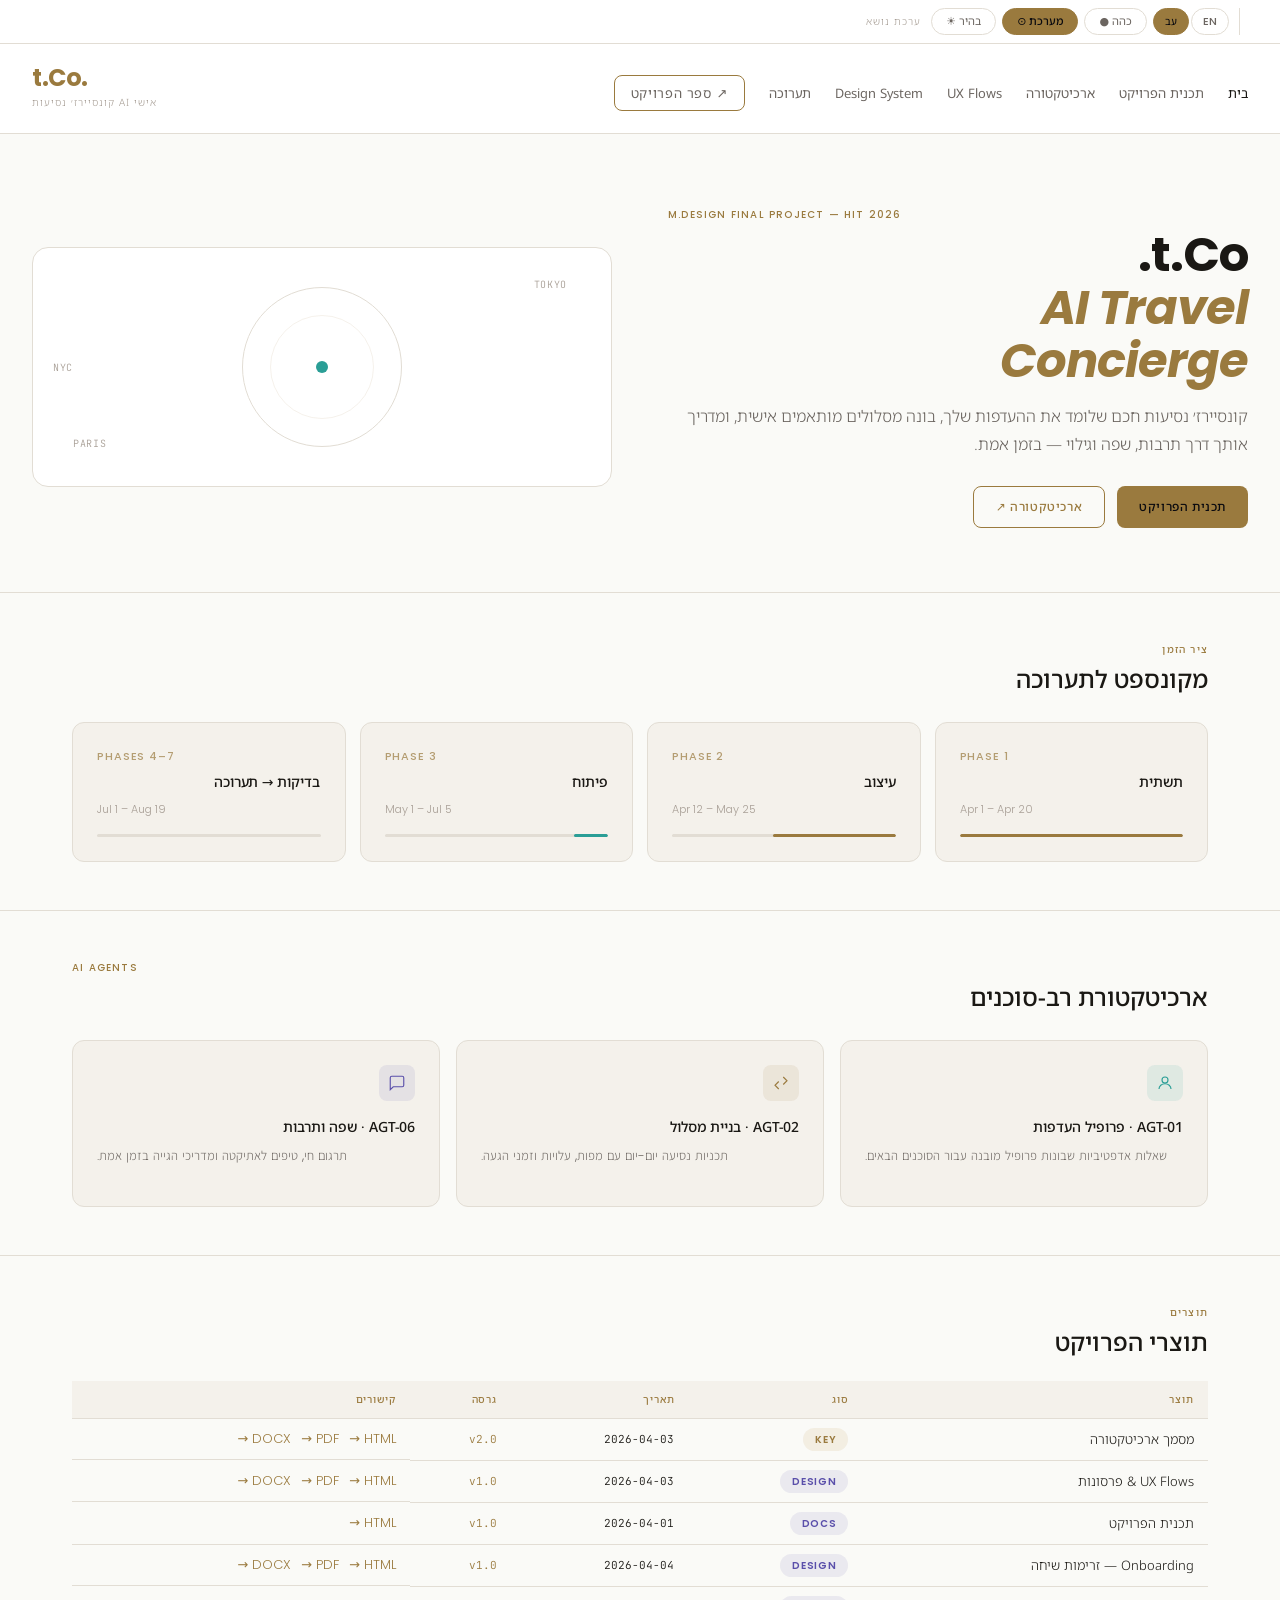
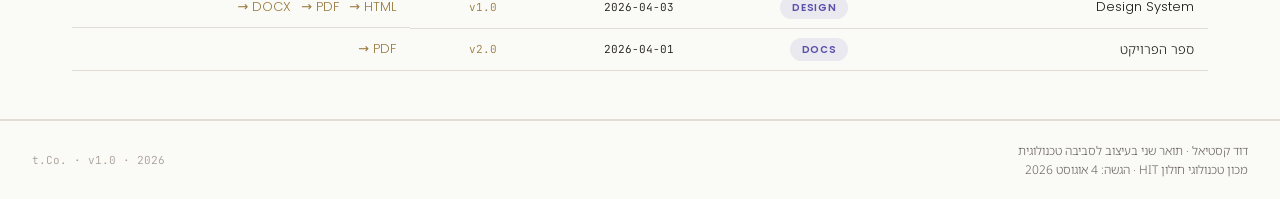
<file: index.html>
<!DOCTYPE html>
<html lang="he" dir="rtl" data-theme="system">
<head>
  <meta charset="UTF-8" />
  <meta name="viewport" content="width=device-width, initial-scale=1.0" />
  <meta name="version" content="v1.0">
  <title>t.Co. — Personal AI Travel Concierge — v1.0</title>
  <meta name="description" content="פרויקט גמר — מכון טכנולוגי חולון HIT | דוד קסטיאל | תואר שני בעיצוב לסביבה טכנולוגית" />
  <link rel="stylesheet" href="assets/css/tco-design.css" />
  <style>
    .hero {
      padding: 72px 32px 64px;
      display: grid;
      grid-template-columns: 1fr 1fr;
      gap: 56px;
      align-items: center;
      border-bottom: 1px solid var(--border);
    }
    .hero__title {
      font-family: var(--font-latin);
      font-size: 3rem;
      font-weight: 700;
      line-height: 1.1;
      letter-spacing: -0.02em;
      color: var(--text-primary);
      margin-bottom: 16px;
    }
    .hero__title em { color: var(--gold); font-style: italic; }
    .hero__sub {
      font-size: 1rem;
      color: var(--text-secondary);
      line-height: 1.7;
      margin-bottom: 28px;
    }
    /* RTL nav — reverse order so בית appears on the right */
    [lang="he"] .site-nav { flex-direction: row-reverse; }
    [lang="en"] .site-nav { flex-direction: row; }
    .hero__visual {
      background: var(--surface);
      border: 1px solid var(--border);
      border-radius: var(--radius-xl);
      height: 240px;
      display: flex;
      align-items: center;
      justify-content: center;
      position: relative;
      overflow: hidden;
    }
    .globe-outer {
      width: 160px; height: 160px;
      border-radius: 50%;
      border: 1px solid var(--border);
      display: flex; align-items: center; justify-content: center;
    }
    .globe-mid {
      width: 104px; height: 104px;
      border-radius: 50%;
      border: 1px solid var(--gold-dim);
      display: flex; align-items: center; justify-content: center;
    }
    .globe-core { width: 12px; height: 12px; border-radius: 50%; background: var(--teal); }
    .globe-tag {
      position: absolute;
      font-family: var(--font-mono);
      font-size: 10px;
      letter-spacing: 0.07em;
      color: var(--text-muted);
      text-transform: uppercase;
    }
    .phase-bar-wrap { height: 3px; background: var(--border); border-radius: 2px; margin-top: 10px; overflow: hidden; }
    .phase-bar-fill { height: 100%; border-radius: 2px; }
    /* Language toggle */
    .lang-toggle { display:flex; gap:2px; margin-right:8px; border-right:1px solid var(--border); padding-right:10px; }
    .lang-btn { padding:4px 11px; border-radius:20px; border:1px solid var(--border); background:transparent; color:var(--text-secondary); font-family:var(--font-latin); font-size:11px; font-weight:500; cursor:pointer; transition:all 0.2s; }
    .lang-btn:hover { border-color:var(--gold); color:var(--gold); }
    .lang-btn.active { background:var(--gold); border-color:var(--gold); color:#0A0A0F; }
    @media (max-width:768px) {
      .hero { grid-template-columns:1fr; padding:40px 20px; }
      .hero__title { font-size:2rem; }
      .hero__visual { display:none; }
    }
  
  /* Mobile scroll for all tables */
  .ph-table-wrap { overflow-x: auto; -webkit-overflow-scrolling: touch; }
  /* Prevent horizontal overflow on small screens */
  body { overflow-x: hidden; }
</style>
</head>
<body>

  <!-- Theme + Lang bar -->
  <div class="theme-bar">
    <span class="theme-bar__label" data-he="ערכת נושא" data-en="Theme">ערכת נושא</span>
    <button class="theme-btn" onclick="setTheme('light')"  id="btn-light">☀ <span data-he="בהיר"   data-en="Light">בהיר</span></button>
    <button class="theme-btn" onclick="setTheme('system')" id="btn-system">⊙ <span data-he="מערכת" data-en="System">מערכת</span></button>
    <button class="theme-btn" onclick="setTheme('dark')"   id="btn-dark">● <span data-he="כהה"    data-en="Dark">כהה</span></button>
    <div class="lang-toggle">
      <button class="lang-btn active" id="btn-he" onclick="setLang('he')">עב</button>
      <button class="lang-btn"        id="btn-en" onclick="setLang('en')">EN</button>
    </div>
  </div>

  <!-- Header -->
  <header class="site-header">
    <div>
      <div class="site-logo">t.Co.</div>
      <div class="site-tagline" data-he="קונסיירז׳ נסיעות AI אישי" data-en="Personal AI Travel Concierge">קונסיירז׳ נסיעות AI אישי</div>
    </div>
    <nav>
      <ul class="site-nav">
        <li><a href="index.html" class="active"        data-he="בית"            data-en="Home">בית</a></li>
        <li><a href="pages/project-plan.html"          data-he="תכנית הפרויקט" data-en="Project Plan">תכנית הפרויקט</a></li>
        <li><a href="pages/agents.html"                data-he="ארכיטקטורה"    data-en="Architecture">ארכיטקטורה</a></li>
        <li><a href="pages/ux-flows.html"              data-he="UX Flows"      data-en="UX Flows">UX Flows</a></li>
        <li><a href="pages/design-system.html"         data-he="Design System"  data-en="Design System">Design System</a></li>
        <li><a href="pages/exhibition.html"            data-he="תערוכה"         data-en="Exhibition">תערוכה</a></li>
        <li><a href="docs/tco_project_book_v2.0.pdf" target="_blank"
               class="btn btn-outline" style="padding:6px 16px"
               data-he="ספר הפרויקט ↗" data-en="Project Book ↗">ספר הפרויקט ↗</a></li>
      </ul>
    </nav>
  </header>

  <!-- Hero -->
  <section class="hero">
    <div>
      <p class="section-label">M.Design Final Project — HIT 2026</p>
      <h1 class="hero__title">t.Co.<br><em>AI Travel<br>Concierge</em></h1>
      <p class="hero__sub"
         data-he="קונסיירז׳ נסיעות חכם שלומד את ההעדפות שלך, בונה מסלולים מותאמים אישית, ומדריך אותך דרך תרבות, שפה וגילוי — בזמן אמת."
         data-en="An intelligent travel concierge that learns your preferences, builds personalized itineraries, and guides you through culture, language and discovery — in real time.">
        קונסיירז׳ נסיעות חכם שלומד את ההעדפות שלך, בונה מסלולים מותאמים אישית, ומדריך אותך דרך תרבות, שפה וגילוי — בזמן אמת.
      </p>
      <div style="display:flex;gap:12px;flex-wrap:wrap">
        <a href="pages/project-plan.html" class="btn btn-primary"
           data-he="תכנית הפרויקט" data-en="Project Plan">תכנית הפרויקט</a>
        <a href="pages/agents.html"       class="btn btn-outline"
           data-he="ארכיטקטורה ↗" data-en="Architecture ↗">ארכיטקטורה ↗</a>
      </div>
    </div>
    <div class="hero__visual">
      <div class="globe-outer">
        <div class="globe-mid"><div class="globe-core"></div></div>
      </div>
      <span class="globe-tag" style="top:28px;right:44px">Tokyo</span>
      <span class="globe-tag" style="bottom:34px;left:40px">Paris</span>
      <span class="globe-tag" style="top:50%;left:20px;transform:translateY(-50%)">NYC</span>
    </div>
  </section>

  <!-- Timeline -->
  <section class="section">
    <div class="container">
      <p class="section-label" data-he="ציר הזמן" data-en="Timeline">ציר הזמן</p>
      <h2 style="margin-bottom:28px" data-he="מקונספט לתערוכה" data-en="From Concept to Exhibition">מקונספט לתערוכה</h2>
      <div class="grid-4">
        <div class="card">
          <p class="chapter-num">Phase 1</p>
          <p class="card__title" data-he="תשתית" data-en="Foundation">תשתית</p>
          <p class="card__body text-mono" style="font-size:11px;color:var(--text-muted)">Apr 1 – Apr 20</p>
          <div class="phase-bar-wrap"><div class="phase-bar-fill" style="width:100%;background:var(--gold)"></div></div>
        </div>
        <div class="card">
          <p class="chapter-num">Phase 2</p>
          <p class="card__title" data-he="עיצוב" data-en="Design">עיצוב</p>
          <p class="card__body text-mono" style="font-size:11px;color:var(--text-muted)">Apr 12 – May 25</p>
          <div class="phase-bar-wrap"><div class="phase-bar-fill" style="width:55%;background:var(--gold)"></div></div>
        </div>
        <div class="card">
          <p class="chapter-num">Phase 3</p>
          <p class="card__title" data-he="פיתוח" data-en="Development">פיתוח</p>
          <p class="card__body text-mono" style="font-size:11px;color:var(--text-muted)">May 1 – Jul 5</p>
          <div class="phase-bar-wrap"><div class="phase-bar-fill" style="width:15%;background:var(--teal)"></div></div>
        </div>
        <div class="card">
          <p class="chapter-num">Phases 4–7</p>
          <p class="card__title" data-he="בדיקות → תערוכה" data-en="Testing → Exhibition">בדיקות → תערוכה</p>
          <p class="card__body text-mono" style="font-size:11px;color:var(--text-muted)">Jul 1 – Aug 19</p>
          <div class="phase-bar-wrap"><div class="phase-bar-fill" style="width:0%"></div></div>
        </div>
      </div>
    </div>
  </section>

  <!-- Agents -->
  <section class="section">
    <div class="container">
      <p class="section-label">AI Agents</p>
      <h2 style="margin-bottom:28px" data-he="ארכיטקטורת רב-סוכנים" data-en="Multi-Agent Architecture">ארכיטקטורת רב-סוכנים</h2>
      <div class="grid-3">
        <div class="card">
          <div class="card__icon" style="background:var(--teal-dim)">
            <svg width="18" height="18" viewBox="0 0 24 24" fill="none" stroke="var(--teal)" stroke-width="1.5"><circle cx="12" cy="8" r="4"/><path d="M4 20c0-4 3.6-7 8-7s8 3 8 7"/></svg>
          </div>
          <p class="card__title" data-he="AGT-01 · פרופיל העדפות" data-en="AGT-01 · Preference Profiling">AGT-01 · פרופיל העדפות</p>
          <p class="card__body"
             data-he="שאלות אדפטיביות שבונות פרופיל מובנה עבור הסוכנים הבאים."
             data-en="Adaptive questioning that builds a structured preference profile for downstream agents.">
            שאלות אדפטיביות שבונות פרופיל מובנה עבור הסוכנים הבאים.</p>
        </div>
        <div class="card">
          <div class="card__icon" style="background:var(--gold-dim)">
            <svg width="18" height="18" viewBox="0 0 24 24" fill="none" stroke="var(--gold)" stroke-width="1.5"><path d="M9 20l-5-5 5-5M15 4l5 5-5 5"/></svg>
          </div>
          <p class="card__title" data-he="AGT-02 · בניית מסלול" data-en="AGT-02 · Itinerary Creation">AGT-02 · בניית מסלול</p>
          <p class="card__body"
             data-he="תכניות נסיעה יום-יום עם מפות, עלויות וזמני הגעה."
             data-en="Day-by-day travel plans with maps, cost estimates and arrival times.">
            תכניות נסיעה יום-יום עם מפות, עלויות וזמני הגעה.</p>
        </div>
        <div class="card">
          <div class="card__icon" style="background:var(--purple-dim)">
            <svg width="18" height="18" viewBox="0 0 24 24" fill="none" stroke="var(--purple)" stroke-width="1.5"><path d="M21 15a2 2 0 0 1-2 2H7l-4 4V5a2 2 0 0 1 2-2h14a2 2 0 0 1 2 2z"/></svg>
          </div>
          <p class="card__title" data-he="AGT-06 · שפה ותרבות" data-en="AGT-06 · Language & Culture">AGT-06 · שפה ותרבות</p>
          <p class="card__body"
             data-he="תרגום חי, טיפים לאתיקטה ומדריכי הגייה בזמן אמת."
             data-en="Live translation, etiquette tips and pronunciation guides in real time.">
            תרגום חי, טיפים לאתיקטה ומדריכי הגייה בזמן אמת.</p>
        </div>
      </div>
    </div>
  </section>

  <!-- Deliverables -->
  <section class="section">
    <div class="container">
      <p class="section-label" data-he="תוצרים" data-en="Deliverables">תוצרים</p>
      <h2 style="margin-bottom:24px" data-he="תוצרי הפרויקט" data-en="Project Deliverables">תוצרי הפרויקט</h2>
      <div class="tco-table-wrap">
<table class="tco-table">
        <thead>
          <tr>
            <th data-he="תוצר"    data-en="Deliverable">תוצר</th>
            <th data-he="סוג"     data-en="Type">סוג</th>
            <th data-he="תאריך"   data-en="Date">תאריך</th>
            <th data-he="גרסה"    data-en="Version">גרסה</th>
            <th data-he="קישורים" data-en="Links">קישורים</th>
          </tr>
        </thead>
        <tbody>
          <tr>
            <td data-he="מסמך ארכיטקטורה" data-en="Architecture Document">מסמך ארכיטקטורה</td>
            <td><span class="pill pill-key">KEY</span></td>
            <td class="text-mono" style="font-size:11px">2026-04-03</td>
            <td class="text-mono" style="font-size:11px;color:var(--gold)">v2.0</td>
            <td style="display:flex;gap:10px;flex-wrap:wrap">
              <a href="pages/agents.html">HTML →</a>
              <a href="docs/tco_architecture_v2.0.pdf" target="_blank">PDF →</a>
              <a href="docs/tco_architecture_v2.0.docx" target="_blank">DOCX →</a>
            </td>
          </tr>
          <tr>
            <td data-he="UX Flows & פרסונות" data-en="UX Flows & Personas">UX Flows & פרסונות</td>
            <td><span class="pill pill-design">Design</span></td>
            <td class="text-mono" style="font-size:11px">2026-04-03</td>
            <td class="text-mono" style="font-size:11px;color:var(--gold)">v1.0</td>
            <td style="display:flex;gap:10px;flex-wrap:wrap">
              <a href="pages/ux-flows.html">HTML →</a>
              <a href="docs/tco_ux-flows_v1.0.pdf" target="_blank">PDF →</a>
              <a href="docs/tco_ux-flows_v1.0.docx" target="_blank">DOCX →</a>
            </td>
          </tr>
          <tr>
            <td data-he="תכנית הפרויקט" data-en="Project Plan">תכנית הפרויקט</td>
            <td><span class="pill pill-docs">Docs</span></td>
            <td class="text-mono" style="font-size:11px">2026-04-01</td>
            <td class="text-mono" style="font-size:11px;color:var(--gold)">v1.0</td>
            <td><a href="pages/project-plan.html">HTML →</a></td>
          </tr>
          <tr>
            <td data-he="Onboarding — זרימות שיחה" data-en="Onboarding Dialogue Flows">Onboarding — Dialogue Flows</td>
            <td><span class="pill pill-design">Design</span></td>
            <td class="text-mono" style="font-size:11px">2026-04-04</td>
            <td class="text-mono" style="font-size:11px;color:var(--gold)">v1.0</td>
            <td style="display:flex;gap:10px;flex-wrap:wrap">
              <a href="pages/onboarding.html">HTML →</a>
              <a href="docs/tco_onboarding_v1.0.pdf" target="_blank">PDF →</a>
              <a href="docs/tco_onboarding_v1.0.docx" target="_blank">DOCX →</a>
            </td>
          </tr>
          <tr>
            <td>Design System</td>
            <td><span class="pill pill-design">Design</span></td>
            <td class="text-mono" style="font-size:11px">2026-04-03</td>
            <td class="text-mono" style="font-size:11px;color:var(--gold)">v1.0</td>
            <td style="display:flex;gap:10px;flex-wrap:wrap">
              <a href="pages/design-system.html">HTML →</a>
              <a href="docs/tco_design-system_v1.0.pdf" target="_blank">PDF →</a>
              <a href="docs/tco_design-system_v1.0.docx" target="_blank">DOCX →</a>
            </td>
          </tr>
          <tr>
            <td data-he="ספר הפרויקט" data-en="Project Book">ספר הפרויקט</td>
            <td><span class="pill pill-docs">Docs</span></td>
            <td class="text-mono" style="font-size:11px">2026-04-01</td>
            <td class="text-mono" style="font-size:11px;color:var(--gold)">v2.0</td>
            <td><a href="docs/tco_project_book_v2.0.pdf" target="_blank">PDF →</a></td>
          </tr>
        </tbody>
      </table>
</div>
    </div>
  </section>

  <!-- Footer -->
  <footer class="site-footer">
    <div class="site-footer__left" id="footer-left">
      דוד קסטיאל · תואר שני בעיצוב לסביבה טכנולוגית<br>
      מכון טכנולוגי חולון HIT · הגשה: 4 אוגוסט 2026
    </div>
    <div class="site-footer__right">t.Co. · v1.0 · 2026</div>
  </footer>

  <script>
    /* ── Theme ── */
    const root=document.documentElement, mq=window.matchMedia('(prefers-color-scheme:dark)');
    let cur=localStorage.getItem('tco-theme')||'system';
    function applyTheme(t){
      root.setAttribute('data-theme', t==='system'?(mq.matches?'dark':'light'):t);
      ['light','system','dark'].forEach(x=>document.getElementById('btn-'+x).classList.toggle('active',x===t));
      cur=t; localStorage.setItem('tco-theme',t);
    }
    function setTheme(t){applyTheme(t);}
    mq.addEventListener('change',()=>{if(cur==='system')applyTheme('system');});
    applyTheme(cur);

    /* ── Language ── */
    const LKEY='tco-lang';
    let cl=localStorage.getItem(LKEY)||'he';

    const FOOTER_HE = 'דוד קסטיאל · תואר שני בעיצוב לסביבה טכנולוגית<br>מכון טכנולוגי חולון HIT · הגשה: 4 אוגוסט 2026';
    const FOOTER_EN = 'David Castiel · M.Design in Design for Technological Environments<br>HIT Holon Institute of Technology · Submission: August 4, 2026';

    function applyLang(l, save=true){
      root.lang = l;
      root.dir  = l==='he' ? 'rtl' : 'ltr';
      document.querySelectorAll('[data-he][data-en]').forEach(el=>{
        el.textContent = el.dataset[l];
      });
      document.getElementById('footer-left').innerHTML = l==='he' ? FOOTER_HE : FOOTER_EN;
      document.getElementById('btn-he').classList.toggle('active', l==='he');
      document.getElementById('btn-en').classList.toggle('active', l==='en');
      cl=l;
      if(save) localStorage.setItem(LKEY,l);
    }
    function setLang(l){applyLang(l);}
    applyLang(cl, false);
  </script>
</body>
</html>
</file>
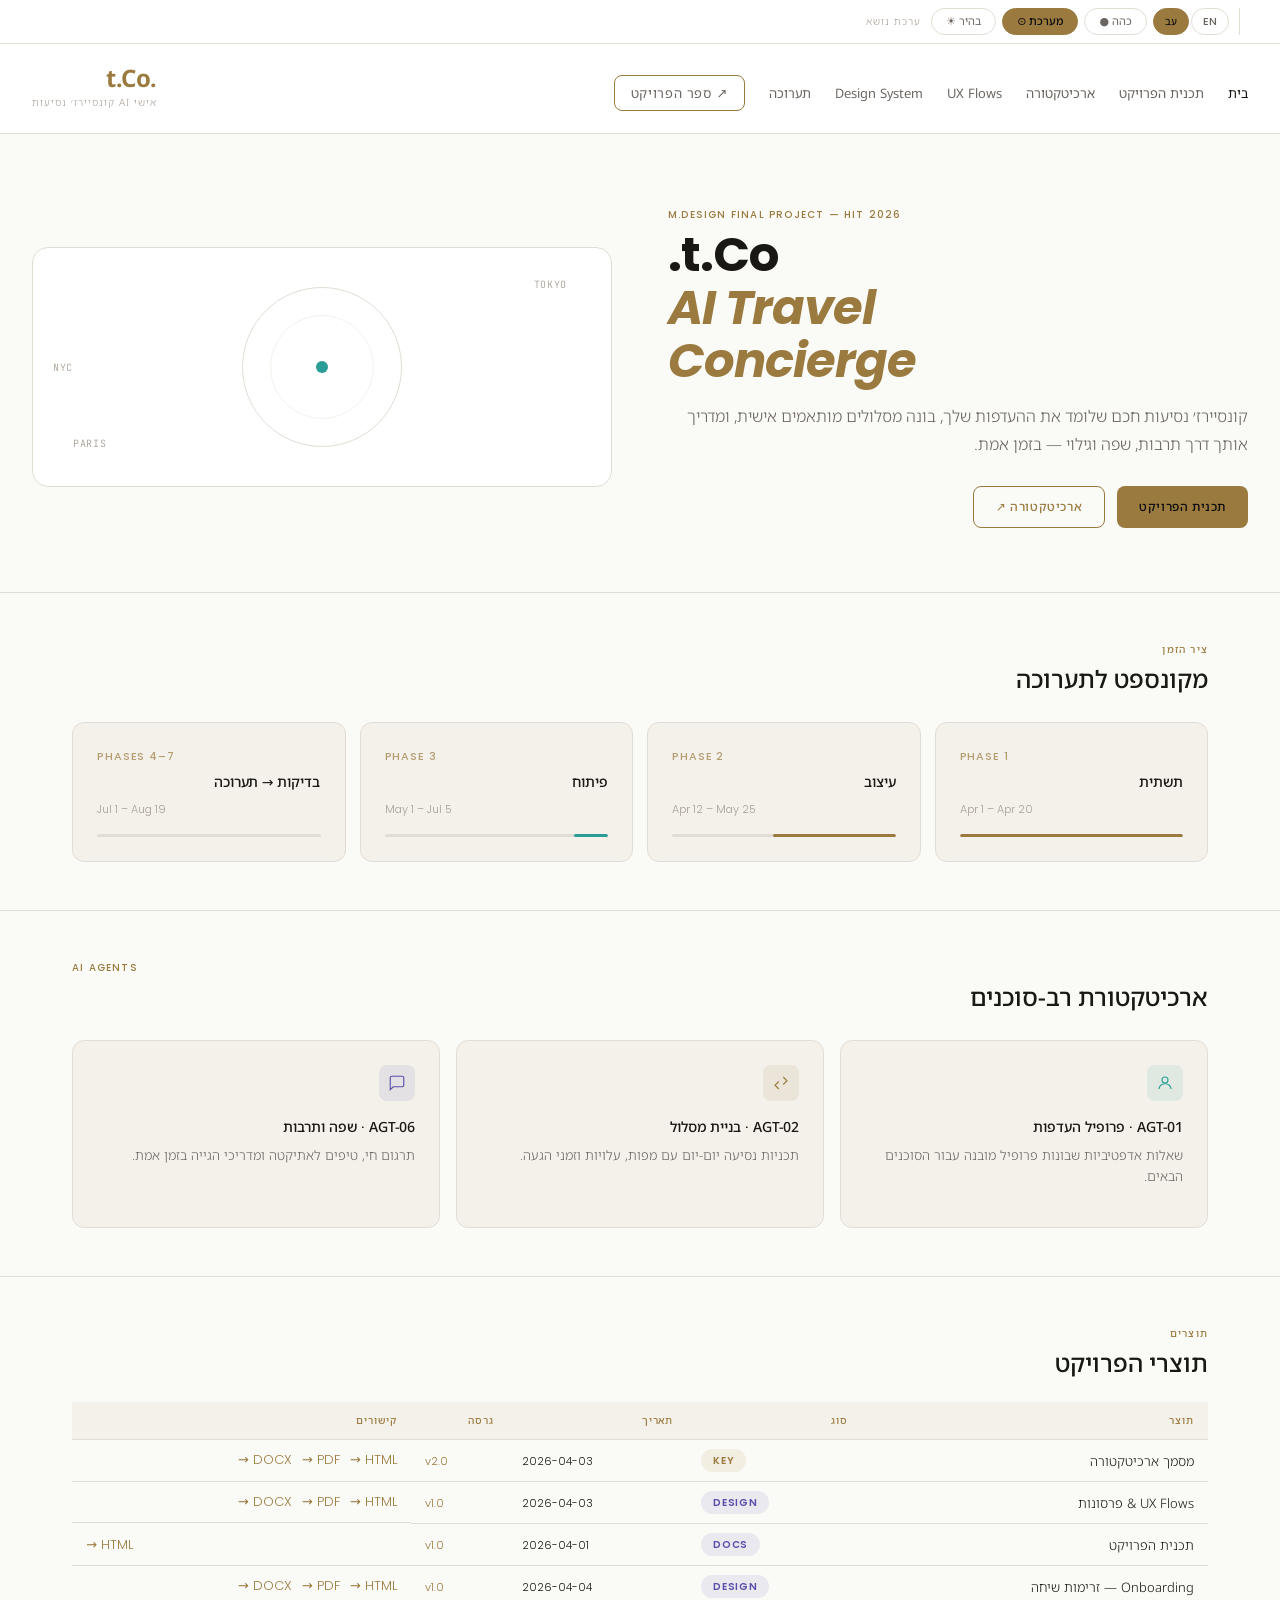
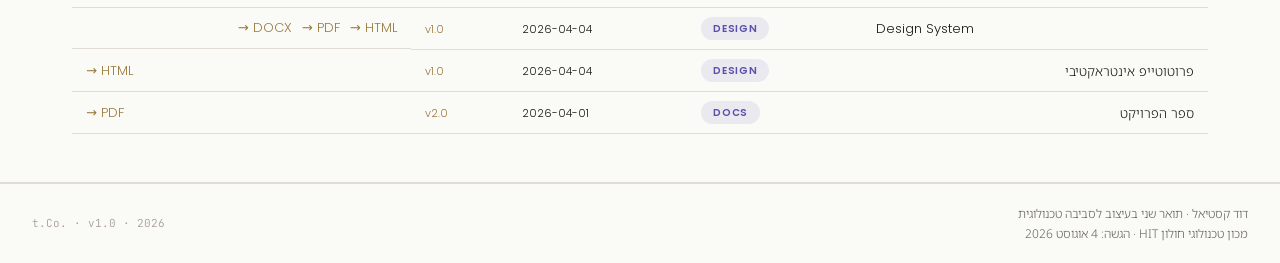
<file: .rebrand-backups/backup_20260425_095012/index.html>
<!DOCTYPE html>
<html lang="he" dir="rtl" data-theme="system">
<head>
  <meta charset="UTF-8" />
  <meta name="viewport" content="width=device-width, initial-scale=1.0" />
  <meta name="version" content="v1.0">
  <title>t.Co. — Personal AI Travel Concierge — v1.0</title>
  <meta name="description" content="פרויקט גמר — מכון טכנולוגי חולון HIT | דוד קסטיאל | תואר שני בעיצוב לסביבה טכנולוגית" />
  <link rel="stylesheet" href="assets/css/tco-design.css" />
  <style>
    .hero {
      padding: 72px 32px 64px;
      display: grid;
      grid-template-columns: 1fr 1fr;
      gap: 56px;
      align-items: center;
      border-bottom: 1px solid var(--border);
    }
    .hero__title {
      font-family: var(--font-latin);
      font-size: 3rem;
      font-weight: 700;
      line-height: 1.1;
      letter-spacing: -0.02em;
      color: var(--text-primary);
      margin-bottom: 16px;
    }
    .hero__title em { color: var(--gold); font-style: italic; }
    .hero__sub {
      font-size: 1rem;
      color: var(--text-secondary);
      line-height: 1.7;
      margin-bottom: 28px;
    }
    /* RTL nav — reverse order so בית appears on the right */
    [lang="he"] .site-nav { flex-direction: row-reverse; }
    [lang="en"] .site-nav { flex-direction: row; }
    .hero__visual {
      background: var(--surface);
      border: 1px solid var(--border);
      border-radius: var(--radius-xl);
      height: 240px;
      display: flex;
      align-items: center;
      justify-content: center;
      position: relative;
      overflow: hidden;
    }
    .globe-outer {
      width: 160px; height: 160px;
      border-radius: 50%;
      border: 1px solid var(--border);
      display: flex; align-items: center; justify-content: center;
    }
    .globe-mid {
      width: 104px; height: 104px;
      border-radius: 50%;
      border: 1px solid var(--gold-dim);
      display: flex; align-items: center; justify-content: center;
    }
    .globe-core { width: 12px; height: 12px; border-radius: 50%; background: var(--teal); }
    .globe-tag {
      position: absolute;
      font-family: var(--font-mono);
      font-size: 10px;
      letter-spacing: 0.07em;
      color: var(--text-muted);
      text-transform: uppercase;
    }
    .phase-bar-wrap { height: 3px; background: var(--border); border-radius: 2px; margin-top: 10px; overflow: hidden; }
    .phase-bar-fill { height: 100%; border-radius: 2px; }
    /* Language toggle */
    .lang-toggle { display:flex; gap:2px; margin-right:8px; border-right:1px solid var(--border); padding-right:10px; }
    .lang-btn { padding:4px 11px; border-radius:20px; border:1px solid var(--border); background:transparent; color:var(--text-secondary); font-family:var(--font-latin); font-size:11px; font-weight:500; cursor:pointer; transition:all 0.2s; }
    .lang-btn:hover { border-color:var(--gold); color:var(--gold); }
    .lang-btn.active { background:var(--gold); border-color:var(--gold); color:#0A0A0F; }
    @media (max-width:768px) {
      .hero { grid-template-columns:1fr; padding:40px 20px; }
      .hero__title { font-size:2rem; }
      .hero__visual { display:none; }
    }
  
  /* Mobile scroll for all tables */
  .ph-table-wrap { overflow-x: auto; -webkit-overflow-scrolling: touch; }
  /* Prevent horizontal overflow on small screens */
  body { overflow-x: hidden; }
</style>
</head>
<body>

  <!-- Theme + Lang bar -->
  <div class="theme-bar">
    <span class="theme-bar__label" data-he="ערכת נושא" data-en="Theme">ערכת נושא</span>
    <button class="theme-btn" onclick="setTheme('light')"  id="btn-light">☀ <span data-he="בהיר"   data-en="Light">בהיר</span></button>
    <button class="theme-btn" onclick="setTheme('system')" id="btn-system">⊙ <span data-he="מערכת" data-en="System">מערכת</span></button>
    <button class="theme-btn" onclick="setTheme('dark')"   id="btn-dark">● <span data-he="כהה"    data-en="Dark">כהה</span></button>
    <div class="lang-toggle">
      <button class="lang-btn active" id="btn-he" onclick="setLang('he')">עב</button>
      <button class="lang-btn"        id="btn-en" onclick="setLang('en')">EN</button>
    </div>
  </div>

  <!-- Header -->
  <header class="site-header">
    <div>
      <div class="site-logo">t.Co.</div>
      <div class="site-tagline" data-he="קונסיירז׳ נסיעות AI אישי" data-en="Personal AI Travel Concierge">קונסיירז׳ נסיעות AI אישי</div>
    </div>
    <nav>
      <ul class="site-nav">
        <li><a href="index.html" class="active"        data-he="בית"            data-en="Home">בית</a></li>
        <li><a href="pages/project-plan.html"          data-he="תכנית הפרויקט" data-en="Project Plan">תכנית הפרויקט</a></li>
        <li><a href="pages/agents.html"                data-he="ארכיטקטורה"    data-en="Architecture">ארכיטקטורה</a></li>
        <li><a href="pages/ux-flows.html"              data-he="UX Flows"      data-en="UX Flows">UX Flows</a></li>
        <li><a href="pages/design-system.html"         data-he="Design System"  data-en="Design System">Design System</a></li>
        <li><a href="pages/exhibition.html"            data-he="תערוכה"         data-en="Exhibition">תערוכה</a></li>
        <li><a href="docs/tco_project_book_v2.0.pdf" target="_blank"
               class="btn btn-outline" style="padding:6px 16px"
               data-he="ספר הפרויקט ↗" data-en="Project Book ↗">ספר הפרויקט ↗</a></li>
      </ul>
    </nav>
  </header>

  <!-- Hero -->
  <section class="hero">
    <div>
      <p class="section-label">M.Design Final Project — HIT 2026</p>
      <h1 class="hero__title">t.Co.<br><em>AI Travel<br>Concierge</em></h1>
      <p class="hero__sub"
         data-he="קונסיירז׳ נסיעות חכם שלומד את ההעדפות שלך, בונה מסלולים מותאמים אישית, ומדריך אותך דרך תרבות, שפה וגילוי — בזמן אמת."
         data-en="An intelligent travel concierge that learns your preferences, builds personalized itineraries, and guides you through culture, language and discovery — in real time.">
        קונסיירז׳ נסיעות חכם שלומד את ההעדפות שלך, בונה מסלולים מותאמים אישית, ומדריך אותך דרך תרבות, שפה וגילוי — בזמן אמת.
      </p>
      <div style="display:flex;gap:12px;flex-wrap:wrap">
        <a href="pages/project-plan.html" class="btn btn-primary"
           data-he="תכנית הפרויקט" data-en="Project Plan">תכנית הפרויקט</a>
        <a href="pages/agents.html"       class="btn btn-outline"
           data-he="ארכיטקטורה ↗" data-en="Architecture ↗">ארכיטקטורה ↗</a>
      </div>
    </div>
    <div class="hero__visual">
      <div class="globe-outer">
        <div class="globe-mid"><div class="globe-core"></div></div>
      </div>
      <span class="globe-tag" style="top:28px;right:44px">Tokyo</span>
      <span class="globe-tag" style="bottom:34px;left:40px">Paris</span>
      <span class="globe-tag" style="top:50%;left:20px;transform:translateY(-50%)">NYC</span>
    </div>
  </section>

  <!-- Timeline -->
  <section class="section">
    <div class="container">
      <p class="section-label" data-he="ציר הזמן" data-en="Timeline">ציר הזמן</p>
      <h2 style="margin-bottom:28px" data-he="מקונספט לתערוכה" data-en="From Concept to Exhibition">מקונספט לתערוכה</h2>
      <div class="grid-4">
        <div class="card">
          <p class="chapter-num">Phase 1</p>
          <p class="card__title" data-he="תשתית" data-en="Foundation">תשתית</p>
          <p class="card__body text-mono" style="font-size:11px;color:var(--text-muted)">Apr 1 – Apr 20</p>
          <div class="phase-bar-wrap"><div class="phase-bar-fill" style="width:100%;background:var(--gold)"></div></div>
        </div>
        <div class="card">
          <p class="chapter-num">Phase 2</p>
          <p class="card__title" data-he="עיצוב" data-en="Design">עיצוב</p>
          <p class="card__body text-mono" style="font-size:11px;color:var(--text-muted)">Apr 12 – May 25</p>
          <div class="phase-bar-wrap"><div class="phase-bar-fill" style="width:55%;background:var(--gold)"></div></div>
        </div>
        <div class="card">
          <p class="chapter-num">Phase 3</p>
          <p class="card__title" data-he="פיתוח" data-en="Development">פיתוח</p>
          <p class="card__body text-mono" style="font-size:11px;color:var(--text-muted)">May 1 – Jul 5</p>
          <div class="phase-bar-wrap"><div class="phase-bar-fill" style="width:15%;background:var(--teal)"></div></div>
        </div>
        <div class="card">
          <p class="chapter-num">Phases 4–7</p>
          <p class="card__title" data-he="בדיקות → תערוכה" data-en="Testing → Exhibition">בדיקות → תערוכה</p>
          <p class="card__body text-mono" style="font-size:11px;color:var(--text-muted)">Jul 1 – Aug 19</p>
          <div class="phase-bar-wrap"><div class="phase-bar-fill" style="width:0%"></div></div>
        </div>
      </div>
    </div>
  </section>

  <!-- Agents -->
  <section class="section">
    <div class="container">
      <p class="section-label">AI Agents</p>
      <h2 style="margin-bottom:28px" data-he="ארכיטקטורת רב-סוכנים" data-en="Multi-Agent Architecture">ארכיטקטורת רב-סוכנים</h2>
      <div class="grid-3">
        <div class="card">
          <div class="card__icon" style="background:var(--teal-dim)">
            <svg width="18" height="18" viewBox="0 0 24 24" fill="none" stroke="var(--teal)" stroke-width="1.5"><circle cx="12" cy="8" r="4"/><path d="M4 20c0-4 3.6-7 8-7s8 3 8 7"/></svg>
          </div>
          <p class="card__title" data-he="AGT-01 · פרופיל העדפות" data-en="AGT-01 · Preference Profiling">AGT-01 · פרופיל העדפות</p>
          <p class="card__body"
             data-he="שאלות אדפטיביות שבונות פרופיל מובנה עבור הסוכנים הבאים."
             data-en="Adaptive questioning that builds a structured preference profile for downstream agents.">
            שאלות אדפטיביות שבונות פרופיל מובנה עבור הסוכנים הבאים.</p>
        </div>
        <div class="card">
          <div class="card__icon" style="background:var(--gold-dim)">
            <svg width="18" height="18" viewBox="0 0 24 24" fill="none" stroke="var(--gold)" stroke-width="1.5"><path d="M9 20l-5-5 5-5M15 4l5 5-5 5"/></svg>
          </div>
          <p class="card__title" data-he="AGT-02 · בניית מסלול" data-en="AGT-02 · Itinerary Creation">AGT-02 · בניית מסלול</p>
          <p class="card__body"
             data-he="תכניות נסיעה יום-יום עם מפות, עלויות וזמני הגעה."
             data-en="Day-by-day travel plans with maps, cost estimates and arrival times.">
            תכניות נסיעה יום-יום עם מפות, עלויות וזמני הגעה.</p>
        </div>
        <div class="card">
          <div class="card__icon" style="background:var(--purple-dim)">
            <svg width="18" height="18" viewBox="0 0 24 24" fill="none" stroke="var(--purple)" stroke-width="1.5"><path d="M21 15a2 2 0 0 1-2 2H7l-4 4V5a2 2 0 0 1 2-2h14a2 2 0 0 1 2 2z"/></svg>
          </div>
          <p class="card__title" data-he="AGT-06 · שפה ותרבות" data-en="AGT-06 · Language & Culture">AGT-06 · שפה ותרבות</p>
          <p class="card__body"
             data-he="תרגום חי, טיפים לאתיקטה ומדריכי הגייה בזמן אמת."
             data-en="Live translation, etiquette tips and pronunciation guides in real time.">
            תרגום חי, טיפים לאתיקטה ומדריכי הגייה בזמן אמת.</p>
        </div>
      </div>
    </div>
  </section>

  <!-- Deliverables -->
  <section class="section">
    <div class="container">
      <p class="section-label" data-he="תוצרים" data-en="Deliverables">תוצרים</p>
      <h2 style="margin-bottom:24px" data-he="תוצרי הפרויקט" data-en="Project Deliverables">תוצרי הפרויקט</h2>
      <div class="tco-table-wrap">
<table class="tco-table">
        <thead>
          <tr>
            <th data-he="תוצר"    data-en="Deliverable">תוצר</th>
            <th data-he="סוג"     data-en="Type">סוג</th>
            <th data-he="תאריך"   data-en="Date">תאריך</th>
            <th data-he="גרסה"    data-en="Version">גרסה</th>
            <th data-he="קישורים" data-en="Links">קישורים</th>
          </tr>
        </thead>
        <tbody>
          <tr>
            <td data-he="מסמך ארכיטקטורה" data-en="Architecture Document">מסמך ארכיטקטורה</td>
            <td><span class="pill pill-key">KEY</span></td>
            <td class="text-mono" style="font-size:11px">2026-04-03</td>
            <td class="text-mono" style="font-size:11px;color:var(--gold)">v2.0</td>
            <td style="display:flex;gap:10px;flex-wrap:wrap">
              <a href="pages/agents.html">HTML →</a>
              <a href="docs/tco_architecture_v2.0.pdf" target="_blank">PDF →</a>
              <a href="docs/tco_architecture_v2.0.docx" target="_blank">DOCX →</a>
            </td>
          </tr>
          <tr>
            <td data-he="UX Flows & פרסונות" data-en="UX Flows & Personas">UX Flows & פרסונות</td>
            <td><span class="pill pill-design">Design</span></td>
            <td class="text-mono" style="font-size:11px">2026-04-03</td>
            <td class="text-mono" style="font-size:11px;color:var(--gold)">v1.0</td>
            <td style="display:flex;gap:10px;flex-wrap:wrap">
              <a href="pages/ux-flows.html">HTML →</a>
              <a href="docs/tco_ux-flows_v1.0.pdf" target="_blank">PDF →</a>
              <a href="docs/tco_ux-flows_v1.0.docx" target="_blank">DOCX →</a>
            </td>
          </tr>
          <tr>
            <td data-he="תכנית הפרויקט" data-en="Project Plan">תכנית הפרויקט</td>
            <td><span class="pill pill-docs">Docs</span></td>
            <td class="text-mono" style="font-size:11px">2026-04-01</td>
            <td class="text-mono" style="font-size:11px;color:var(--gold)">v1.0</td>
            <td><a href="pages/project-plan.html">HTML →</a></td>
          </tr>
          <tr>
            <td data-he="Onboarding — זרימות שיחה" data-en="Onboarding Dialogue Flows">Onboarding — Dialogue Flows</td>
            <td><span class="pill pill-design">Design</span></td>
            <td class="text-mono" style="font-size:11px">2026-04-04</td>
            <td class="text-mono" style="font-size:11px;color:var(--gold)">v1.0</td>
            <td style="display:flex;gap:10px;flex-wrap:wrap">
              <a href="pages/onboarding.html">HTML →</a>
              <a href="docs/tco_onboarding_v1.0.pdf" target="_blank">PDF →</a>
              <a href="docs/tco_onboarding_v1.0.docx" target="_blank">DOCX →</a>
            </td>
          </tr>
          <tr>
            <td>Design System</td>
            <td><span class="pill pill-design">Design</span></td>
            <td class="text-mono" style="font-size:11px">2026-04-04</td>
            <td class="text-mono" style="font-size:11px;color:var(--gold)">v1.0</td>
            <td style="display:flex;gap:10px;flex-wrap:wrap">
              <a href="pages/design-system.html">HTML →</a>
              <a href="docs/tco_design-system_v1.0.pdf" target="_blank">PDF →</a>
              <a href="docs/tco_design-system_v1.0.docx" target="_blank">DOCX →</a>
            </td>
          </tr>
          <tr>
            <td data-he="פרוטוטייפ אינטראקטיבי" data-en="Interactive Prototype">פרוטוטייפ אינטראקטיבי</td>
            <td><span class="pill pill-design">Design</span></td>
            <td class="text-mono" style="font-size:11px">2026-04-04</td>
            <td class="text-mono" style="font-size:11px;color:var(--gold)">v1.0</td>
            <td><a href="pages/tco-prototype.html">HTML →</a></td>
          </tr>
          <tr>
            <td data-he="ספר הפרויקט" data-en="Project Book">ספר הפרויקט</td>
            <td><span class="pill pill-docs">Docs</span></td>
            <td class="text-mono" style="font-size:11px">2026-04-01</td>
            <td class="text-mono" style="font-size:11px;color:var(--gold)">v2.0</td>
            <td><a href="docs/tco_project_book_v2.0.pdf" target="_blank">PDF →</a></td>
          </tr>
        </tbody>
      </table>
</div>
    </div>
  </section>

  <!-- Footer -->
  <footer class="site-footer">
    <div class="site-footer__left" id="footer-left">
      דוד קסטיאל · תואר שני בעיצוב לסביבה טכנולוגית<br>
      מכון טכנולוגי חולון HIT · הגשה: 4 אוגוסט 2026
    </div>
    <div class="site-footer__right">t.Co. · v1.0 · 2026</div>
  </footer>

  <script>
    /* ── Theme ── */
    const root=document.documentElement, mq=window.matchMedia('(prefers-color-scheme:dark)');
    let cur=localStorage.getItem('tco-theme')||'system';
    function applyTheme(t){
      root.setAttribute('data-theme', t==='system'?(mq.matches?'dark':'light'):t);
      ['light','system','dark'].forEach(x=>document.getElementById('btn-'+x).classList.toggle('active',x===t));
      cur=t; localStorage.setItem('tco-theme',t);
    }
    function setTheme(t){applyTheme(t);}
    mq.addEventListener('change',()=>{if(cur==='system')applyTheme('system');});
    applyTheme(cur);

    /* ── Language ── */
    const LKEY='tco-lang';
    let cl=localStorage.getItem(LKEY)||'he';

    const FOOTER_HE = 'דוד קסטיאל · תואר שני בעיצוב לסביבה טכנולוגית<br>מכון טכנולוגי חולון HIT · הגשה: 4 אוגוסט 2026';
    const FOOTER_EN = 'David Castiel · M.Design in Design for Technological Environments<br>HIT Holon Institute of Technology · Submission: August 4, 2026';

    function applyLang(l, save=true){
      root.lang = l;
      root.dir  = l==='he' ? 'rtl' : 'ltr';
      document.querySelectorAll('[data-he][data-en]').forEach(el=>{
        el.textContent = el.dataset[l];
      });
      document.getElementById('footer-left').innerHTML = l==='he' ? FOOTER_HE : FOOTER_EN;
      document.getElementById('btn-he').classList.toggle('active', l==='he');
      document.getElementById('btn-en').classList.toggle('active', l==='en');
      cl=l;
      if(save) localStorage.setItem(LKEY,l);
    }
    function setLang(l){applyLang(l);}
    applyLang(cl, false);
  </script>
</body>
</html>
</file>
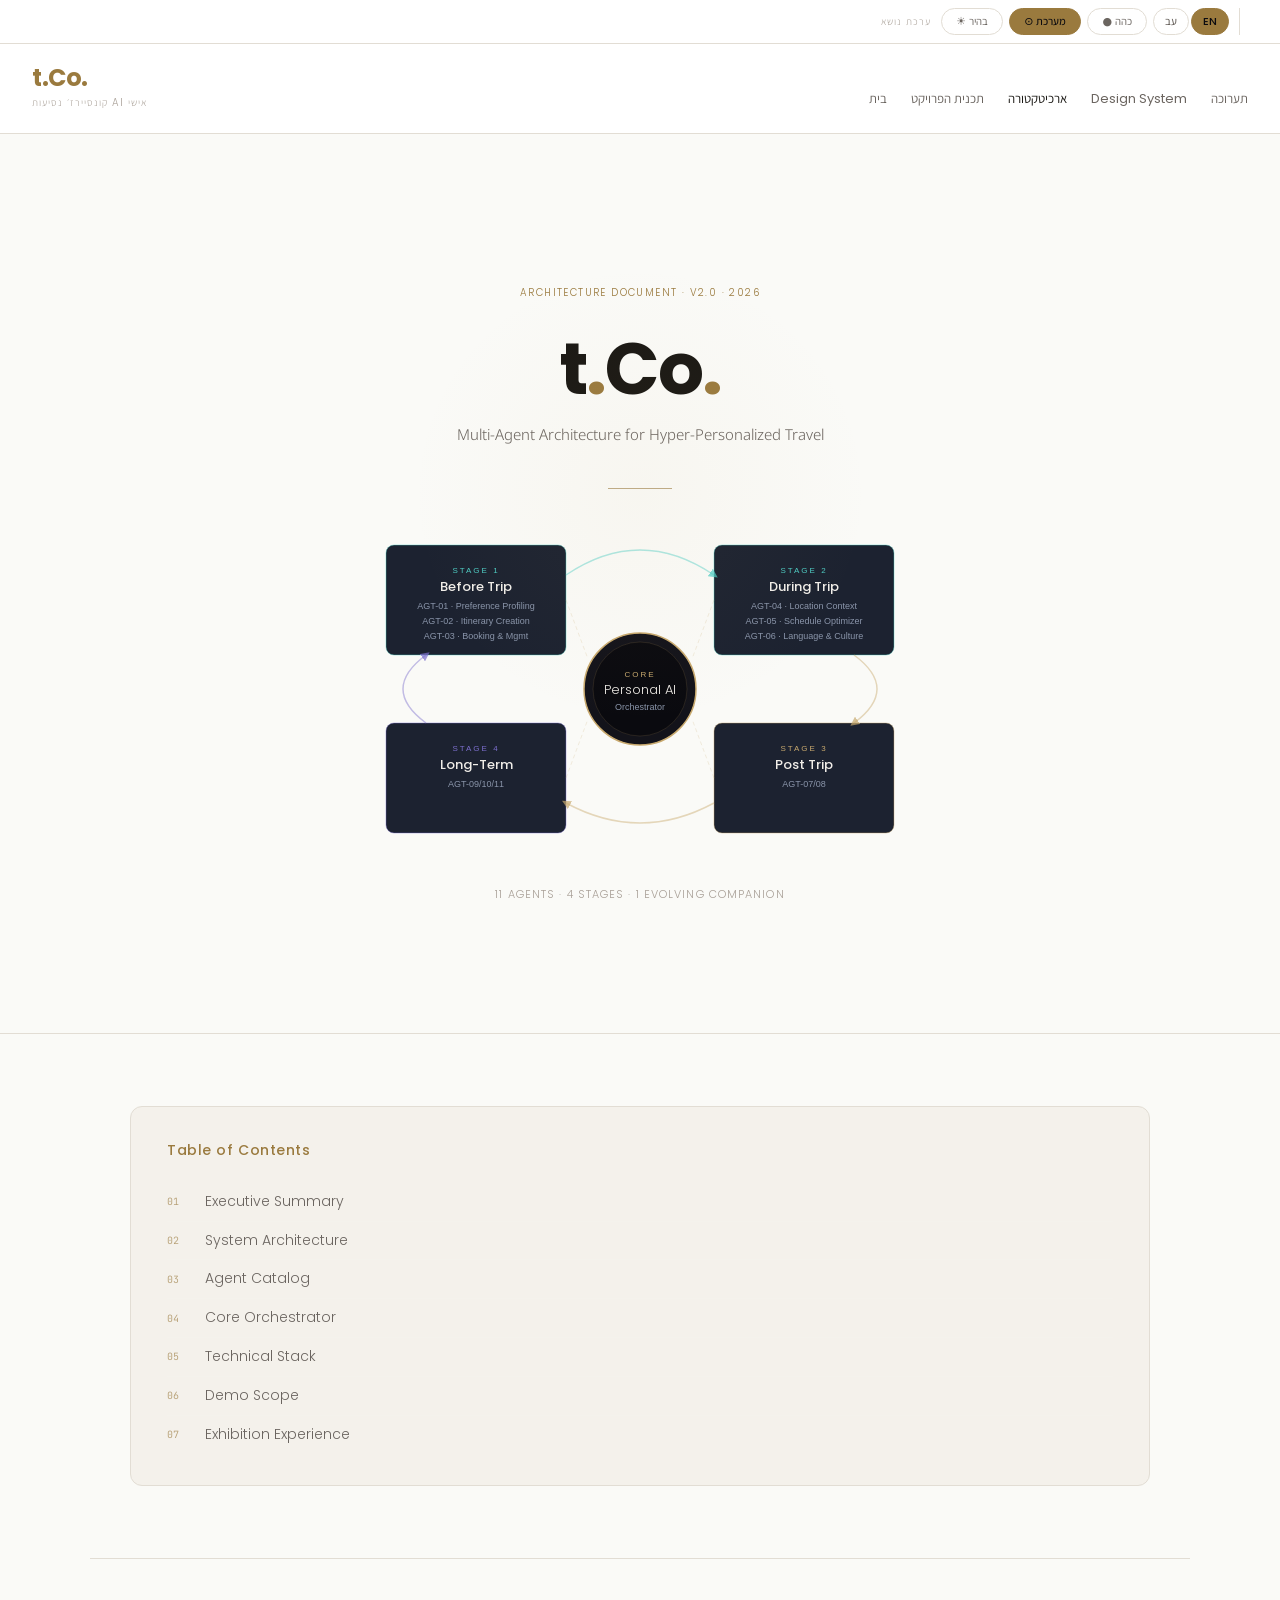
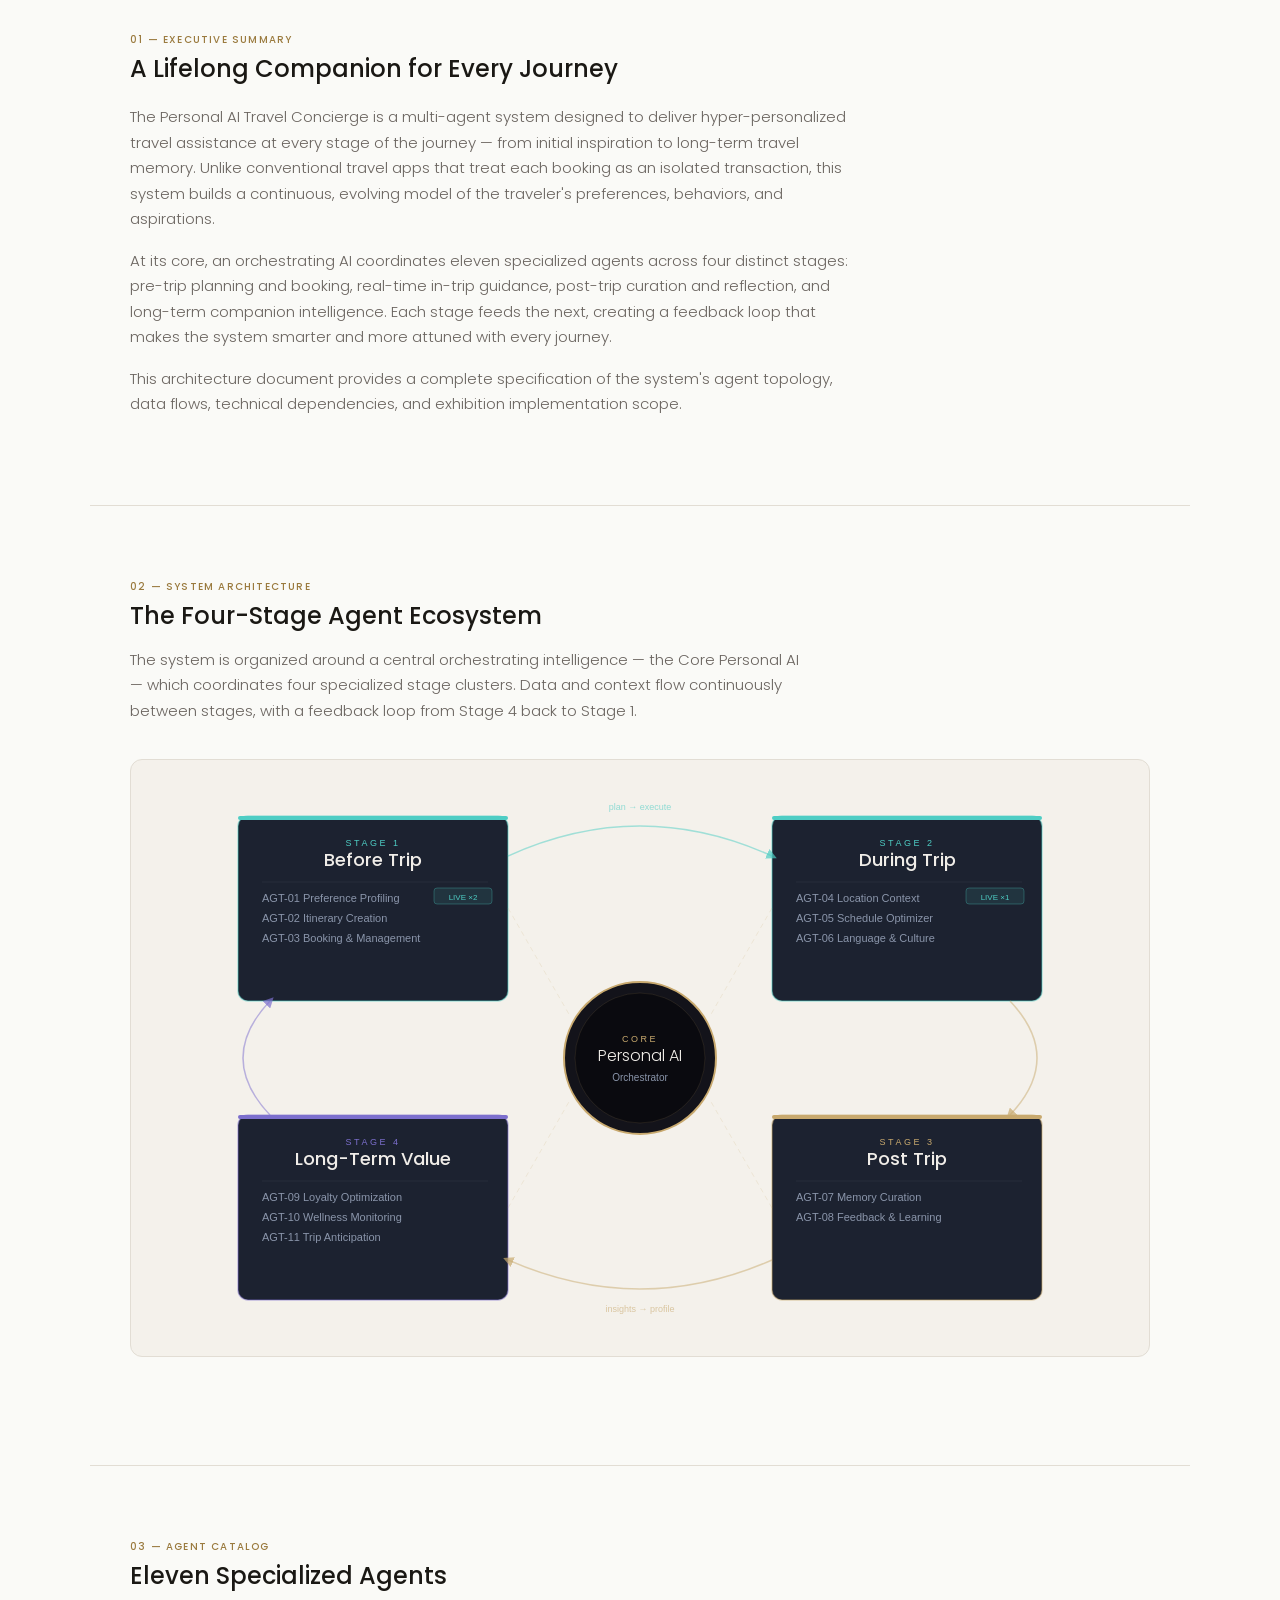
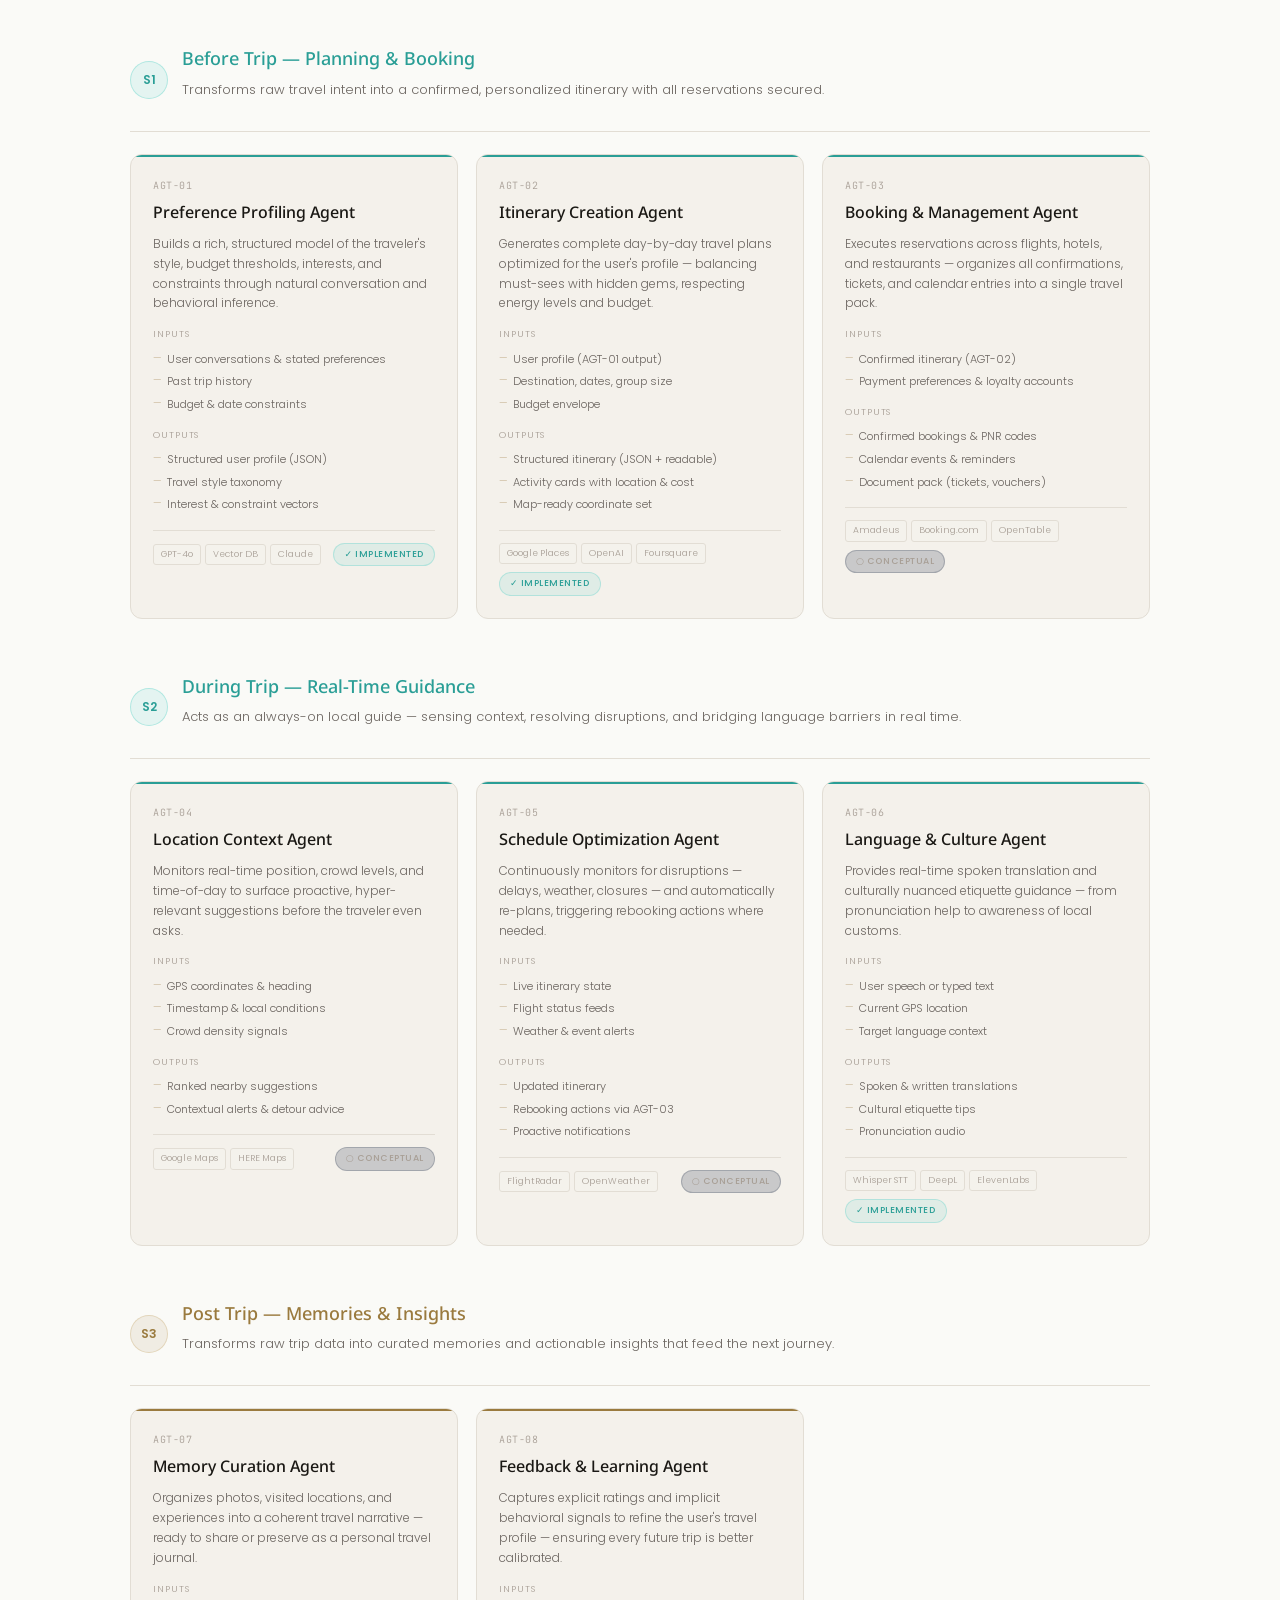
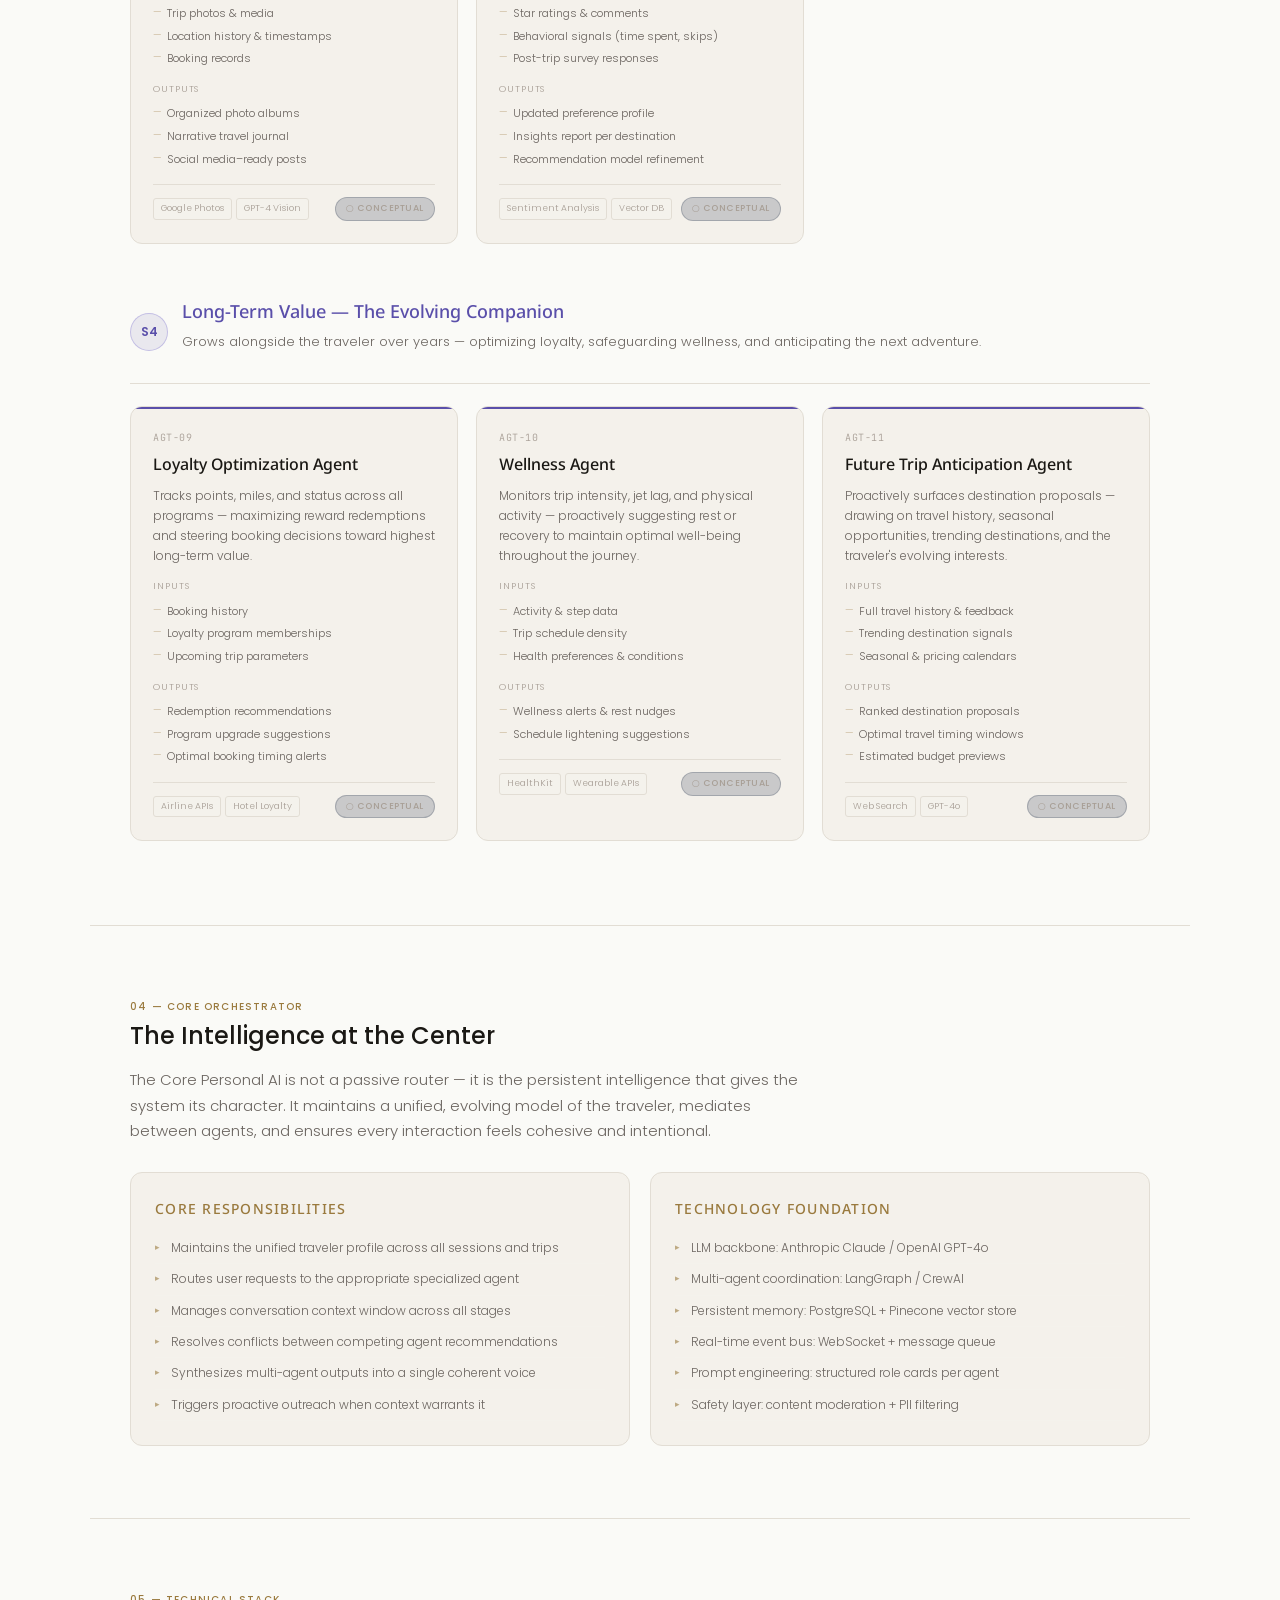
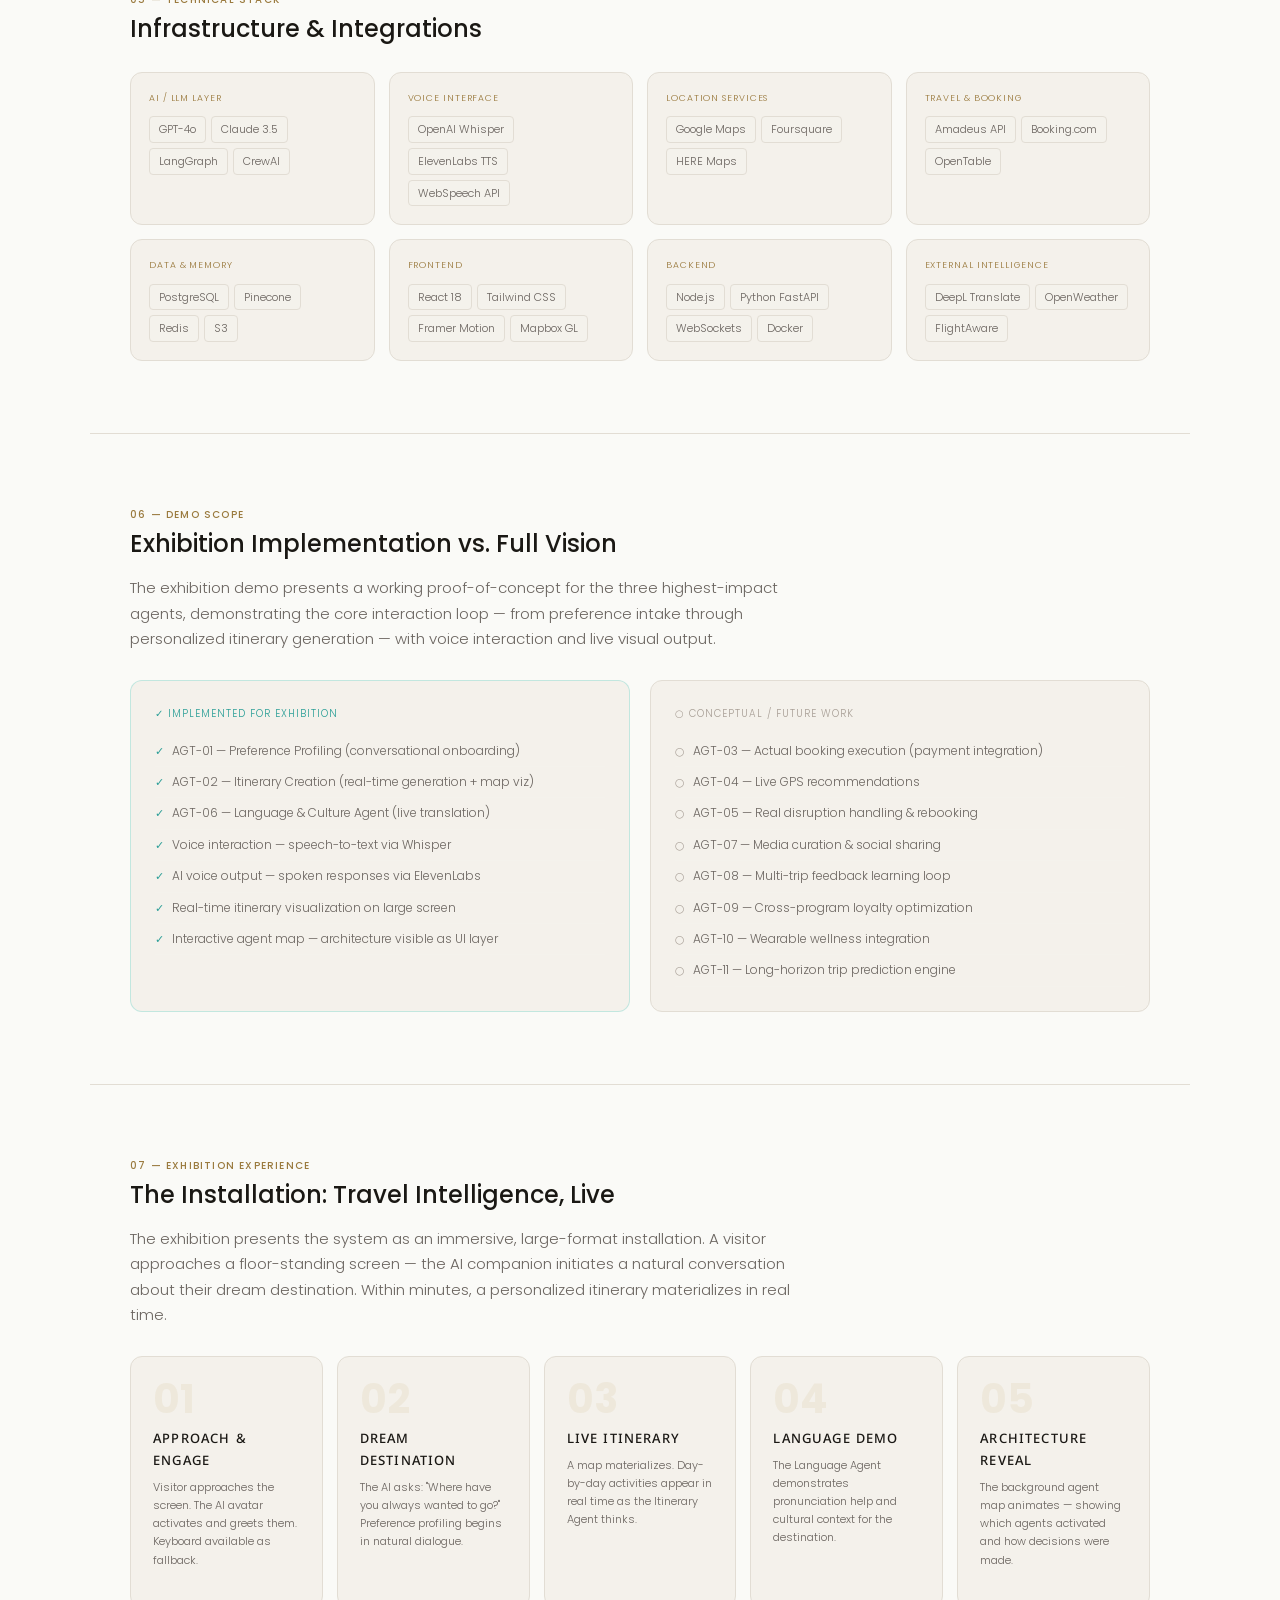
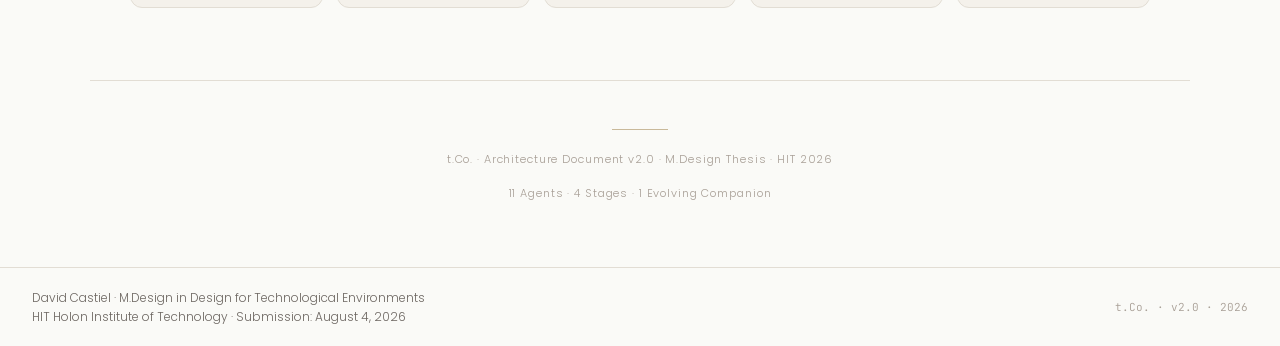
<file: agents.html>
<!DOCTYPE html>
<html lang="en" dir="ltr" data-theme="system">
<head>
<meta charset="UTF-8">
<meta name="viewport" content="width=device-width, initial-scale=1.0">
<title>t.Co. — System Architecture — v2.0</title>
<link rel="stylesheet" href="../assets/css/tco-design.css">
<style>
  .cover { min-height:100vh;display:flex;flex-direction:column;justify-content:center;align-items:center;text-align:center;padding:100px 40px 80px;background:var(--bg);border-bottom:1px solid var(--border);position:relative;overflow:hidden; }
  .cover::before { content:'';position:absolute;width:500px;height:500px;background:radial-gradient(circle,rgba(200,169,110,0.05) 0%,transparent 65%);top:40%;left:50%;transform:translate(-50%,-50%);pointer-events:none; }
  .cover-tag   { font-size:10px;letter-spacing:0.14em;text-transform:uppercase;color:var(--gold);margin-bottom:28px;font-family:var(--font-latin); }
  .cover-title { font-family:var(--font-latin);font-size:clamp(40px,6vw,72px);font-weight:700;color:var(--text-primary);line-height:1.1;margin-bottom:14px;letter-spacing:-0.025em; }
  .cover-title span { color:var(--gold); }
  .cover-sub   { font-family:var(--font-hebrew);font-size:15px;font-weight:300;color:var(--text-secondary);margin-bottom:40px; }
  .cover-rule  { width:64px;height:1px;background:var(--gold);margin:0 auto 40px;opacity:0.6; }
  .cover-meta  { font-size:11px;color:var(--text-muted);letter-spacing:0.1em;text-transform:uppercase;font-family:var(--font-latin); }

  .doc-section { max-width:1100px;margin:0 auto;padding:72px 40px;border-bottom:1px solid var(--border); }
  .doc-section:last-of-type { border-bottom:none; }

  .toc-box   { background:var(--card);border:1px solid var(--border);border-radius:var(--radius-lg);padding:32px 36px; }
  .toc-title { font-size:14px;font-weight:500;color:var(--gold);margin-bottom:20px;letter-spacing:0.04em; }
  .toc-list  { list-style:none;counter-reset:toc; }
  .toc-list li { counter-increment:toc;padding:7px 0;border-bottom:1px solid rgba(255,255,255,0.04);display:flex;align-items:center;gap:14px; }
  .toc-list li:last-child { border-bottom:none; }
  .toc-list li::before { content:"0" counter(toc);font-size:10px;color:var(--gold);font-family:var(--font-mono);opacity:0.7;min-width:24px; }
  .toc-list a { color:var(--text-secondary);font-size:14px;text-decoration:none;transition:color 0.2s; }
  .toc-list a:hover { color:var(--gold);opacity:1; }

  .diagram-box { background:var(--card);border:1px solid var(--border);border-radius:var(--radius-lg);padding:28px;margin:36px 0;overflow-x:auto; }
  .diagram-box svg { display:block;margin:0 auto;max-width:100%; }

  .stage-hdr  { display:flex;align-items:center;gap:14px;margin:52px 0 22px;padding-bottom:14px;border-bottom:1px solid var(--border); }
  .stage-badge { width:38px;height:38px;border-radius:50%;display:flex;align-items:center;justify-content:center;font-size:12px;font-weight:600;flex-shrink:0;font-family:var(--font-latin); }
  .sb-1 { background:rgba(78,205,196,0.12);color:var(--teal);border:1px solid rgba(78,205,196,0.35); }
  .sb-2 { background:rgba(78,205,196,0.12);color:var(--teal);border:1px solid rgba(78,205,196,0.35); }
  .sb-3 { background:var(--gold-dim);color:var(--gold);border:1px solid rgba(200,169,110,0.35); }
  .sb-4 { background:var(--purple-dim);color:var(--purple);border:1px solid rgba(124,111,205,0.35); }
  .stage-info h3 { font-size:18px;font-weight:500;font-family:var(--font-hebrew); }
  .stage-info p  { font-size:13px;color:var(--text-secondary);margin-top:3px;font-family:var(--font-latin); }

  .agents-grid { display:grid;grid-template-columns:repeat(auto-fill,minmax(300px,1fr));gap:18px;margin-bottom:12px; }
  .agent-card  { background:var(--card);border:1px solid var(--border);border-radius:var(--radius-lg);padding:22px;transition:border-color 0.2s;position:relative;overflow:hidden; }
  .agent-card:hover { border-color:rgba(200,169,110,0.3); }
  .agent-card::before { content:'';position:absolute;top:0;left:0;right:0;height:2px; }
  .ac-s1::before,.ac-s2::before { background:var(--teal); }
  .ac-s3::before { background:var(--gold); }
  .ac-s4::before { background:var(--purple); }
  .agent-id   { font-family:var(--font-mono);font-size:10px;color:var(--text-muted);margin-bottom:5px;letter-spacing:0.06em; }
  .agent-name { font-size:16px;font-weight:500;color:var(--text-primary);margin-bottom:8px;font-family:var(--font-hebrew); }
  .agent-role { font-size:12px;color:var(--text-secondary);line-height:1.65;margin-bottom:14px;font-family:var(--font-latin);direction:ltr;text-align:left; }
  .io-lbl  { font-size:9px;letter-spacing:0.1em;text-transform:uppercase;color:var(--text-muted);margin-bottom:5px;font-family:var(--font-latin); }
  .io-list { list-style:none;margin-bottom:12px; }
  .io-list li { font-size:11px;color:var(--text-secondary);padding:2px 0 2px 14px;position:relative;font-family:var(--font-latin);direction:ltr;text-align:left; }
  .io-list li::before { content:'—';position:absolute;left:0;color:var(--gold);opacity:0.4;font-size:10px; }
  .agent-foot { display:flex;align-items:center;justify-content:space-between;margin-top:14px;padding-top:12px;border-top:1px solid var(--border);flex-wrap:wrap;gap:8px; }
  .api-list   { display:flex;flex-wrap:wrap;gap:4px; }
  .api-tag    { font-size:9px;background:rgba(255,255,255,0.04);border:1px solid var(--border);border-radius:3px;padding:2px 7px;color:var(--text-muted);font-family:var(--font-latin); }
  .st-impl { background:rgba(78,205,196,0.12);color:var(--teal);border:1px solid rgba(78,205,196,0.3);font-size:9px;padding:3px 10px;border-radius:20px;font-weight:500;letter-spacing:0.06em;text-transform:uppercase;font-family:var(--font-latin); }
  .st-conc { background:rgba(74,85,104,0.25);color:var(--text-muted);border:1px solid rgba(74,85,104,0.3);font-size:9px;padding:3px 10px;border-radius:20px;font-weight:500;letter-spacing:0.06em;text-transform:uppercase;font-family:var(--font-latin); }

  .orch-grid { display:grid;grid-template-columns:1fr 1fr;gap:20px;margin-top:28px; }
  .orch-card { background:var(--card);border:1px solid var(--border);border-radius:var(--radius-lg);padding:24px; }
  .orch-card h4 { font-size:14px;color:var(--gold);margin-bottom:12px;font-weight:500;font-family:var(--font-hebrew); }
  .orch-card ul { list-style:none; }
  .orch-card li { font-size:12px;color:var(--text-secondary);padding:5px 0 5px 16px;position:relative;border-bottom:1px solid rgba(255,255,255,0.04);font-family:var(--font-latin);direction:ltr;text-align:left; }
  .orch-card li::before { content:'▸';position:absolute;left:0;color:var(--gold);font-size:9px;top:7px;opacity:0.6; }

  .stack-grid { display:grid;grid-template-columns:repeat(auto-fill,minmax(220px,1fr));gap:14px;margin-top:28px; }
  .stack-card { background:var(--card);border:1px solid var(--border);border-radius:var(--radius-lg);padding:18px; }
  .stack-cat  { font-size:9px;letter-spacing:0.1em;text-transform:uppercase;color:var(--gold);margin-bottom:10px;font-family:var(--font-latin); }
  .stack-tags { display:flex;flex-wrap:wrap;gap:5px; }
  .stack-tag  { font-size:11px;background:rgba(255,255,255,0.04);border:1px solid var(--border);padding:3px 9px;border-radius:4px;color:var(--text-secondary);font-family:var(--font-latin); }

  .demo-grid { display:grid;grid-template-columns:1fr 1fr;gap:20px;margin-top:28px; }
  .demo-col  { background:var(--card);border-radius:var(--radius-lg);padding:24px; }
  .demo-col.impl { border:1px solid rgba(78,205,196,0.3); }
  .demo-col.conc { border:1px solid var(--border); }
  .demo-ttl  { font-size:10px;letter-spacing:0.1em;text-transform:uppercase;margin-bottom:14px;font-family:var(--font-latin); }
  .demo-col.impl .demo-ttl { color:var(--teal); }
  .demo-col.conc .demo-ttl { color:var(--text-muted); }
  .demo-col ul { list-style:none; }
  .demo-col li { font-size:12px;padding:5px 0;border-bottom:1px solid rgba(255,255,255,0.04);color:var(--text-secondary);display:flex;align-items:baseline;gap:8px;font-family:var(--font-latin);direction:ltr; }
  .demo-col.impl li::before { content:'✓';color:var(--teal);font-size:11px;flex-shrink:0; }
  .demo-col.conc li::before { content:'○';color:var(--text-muted);font-size:11px;flex-shrink:0; }

  .ex-steps { display:grid;grid-template-columns:repeat(auto-fill,minmax(190px,1fr));gap:14px;margin-top:28px; }
  .ex-step  { background:var(--card);border:1px solid var(--border);border-radius:var(--radius-lg);padding:22px; }
  .ex-num   { font-size:40px;font-weight:700;color:rgba(200,169,110,0.12);line-height:1;margin-bottom:8px;font-family:var(--font-latin); }
  .ex-step h4 { font-size:13px;color:var(--text-primary);margin-bottom:7px;font-weight:500;font-family:var(--font-hebrew); }
  .ex-step p  { font-size:11px;color:var(--text-secondary);line-height:1.65;font-family:var(--font-latin);direction:ltr;text-align:left; }

  .doc-foot { text-align:center;padding:48px 40px; }
  .doc-foot p { font-size:11px;color:var(--text-muted);letter-spacing:0.08em;font-family:var(--font-latin); }
  .foot-rule { width:56px;height:1px;background:var(--gold);margin:0 auto 20px;opacity:0.5; }

  .ltr { direction:ltr;text-align:left;font-family:var(--font-latin); }

  @media (max-width:700px) {
    .demo-grid,.orch-grid { grid-template-columns:1fr; }
    .doc-section { padding:48px 20px; }
    .cover { padding:80px 24px 60px; }
  }

  /* ── Language toggle ─────────────────────────────────────────────────── */
  .lang-toggle {
    display: flex; gap: 2px;
    margin-right: 8px;
    border-right: 1px solid var(--border);
    padding-right: 10px;
  }
  .lang-btn {
    padding: 4px 11px; border-radius: 20px;
    border: 1px solid var(--border); background: transparent;
    color: var(--text-secondary); font-family: var(--font-latin);
    font-size: 11px; font-weight: 500; cursor: pointer;
    transition: all 0.2s ease;
  }
  .lang-btn:hover { border-color: var(--gold); color: var(--gold); }
  .lang-btn.active { background: var(--gold); border-color: var(--gold); color: #0A0A0F; }
</style>
  <meta name="version" content="v2.0">
</head>
<body>

  <div class="theme-bar">
    <span class="theme-bar__label"><span data-he="ערכת נושא" data-en="Theme">ערכת נושא</span></span>
    <button class="theme-btn" onclick="setTheme('light')"  id="btn-light">☀ <span data-he="בהיר" data-en="Light">בהיר</span></button>
    <button class="theme-btn" onclick="setTheme('system')" id="btn-system">⊙ <span data-he="מערכת" data-en="System">מערכת</span></button>
    <button class="theme-btn" onclick="setTheme('dark')"   id="btn-dark">● <span data-he="כהה" data-en="Dark">כהה</span></button>
    <div class="lang-toggle">
      <button class="lang-btn" id="btn-he" onclick="setLang('he')">עב</button>
      <button class="lang-btn active" id="btn-en" onclick="setLang('en')">EN</button>
    </div>
  </div>

<header class="site-header">
  <div>
    <div class="site-logo">t.Co.</div>
    <div class="site-tagline" data-he="קונסיירז׳ נסיעות AI אישי" data-en="Personal AI Travel Concierge">קונסיירז׳ נסיעות AI אישי</div>
  </div>
  <nav>
                <ul class="site-nav">
        <li><a href="../index.html" data-he="בית" data-en="Home">בית</a></li>
        <li><a href="project-plan.html" data-he="תכנית הפרויקט" data-en="Project Plan">תכנית הפרויקט</a></li>
        <li><a href="agents.html" class="active" data-he="ארכיטקטורה" data-en="Architecture">ארכיטקטורה</a></li>
        <li><a href="design-system.html" data-he="Design System" data-en="Design System">Design System</a></li>
        <li><a href="exhibition.html" data-he="תערוכה" data-en="Exhibition">תערוכה</a></li>
      </ul>
  </nav>
</header>

<!-- Cover -->
<div class="cover">
  <div class="cover-tag"  >Architecture Document · v2.0 · 2026</div>
  <div class="cover-title">t<span>.</span>Co<span>.</span></div>
  <div class="cover-sub"  >Multi-Agent Architecture for Hyper-Personalized Travel</div>
  <div class="cover-rule"></div>
  <svg width="540" height="320" viewBox="0 0 540 320" fill="none" xmlns="http://www.w3.org/2000/svg">
    <rect x="16" y="16" width="180" height="110" rx="8" fill="#1C2230" stroke="rgba(78,205,196,0.4)" stroke-width="1"/>
    <text x="106" y="44" text-anchor="middle" font-family="'DM Sans',sans-serif" font-size="8" fill="#4ECDC4" letter-spacing="2">STAGE 1</text>
    <text x="106" y="62" text-anchor="middle" font-family="'Poppins',sans-serif" font-size="13" fill="#F0EDE8" font-weight="500">Before Trip</text>
    <text x="106" y="80" text-anchor="middle" font-family="'DM Sans',sans-serif" font-size="9" fill="#8A95AA">AGT-01 · Preference Profiling</text>
    <text x="106" y="95" text-anchor="middle" font-family="'DM Sans',sans-serif" font-size="9" fill="#8A95AA">AGT-02 · Itinerary Creation</text>
    <text x="106" y="110" text-anchor="middle" font-family="'DM Sans',sans-serif" font-size="9" fill="#8A95AA">AGT-03 · Booking &amp; Mgmt</text>
    <rect x="344" y="16" width="180" height="110" rx="8" fill="#1C2230" stroke="rgba(78,205,196,0.4)" stroke-width="1"/>
    <text x="434" y="44" text-anchor="middle" font-family="'DM Sans',sans-serif" font-size="8" fill="#4ECDC4" letter-spacing="2">STAGE 2</text>
    <text x="434" y="62" text-anchor="middle" font-family="'Poppins',sans-serif" font-size="13" fill="#F0EDE8" font-weight="500">During Trip</text>
    <text x="434" y="80" text-anchor="middle" font-family="'DM Sans',sans-serif" font-size="9" fill="#8A95AA">AGT-04 · Location Context</text>
    <text x="434" y="95" text-anchor="middle" font-family="'DM Sans',sans-serif" font-size="9" fill="#8A95AA">AGT-05 · Schedule Optimizer</text>
    <text x="434" y="110" text-anchor="middle" font-family="'DM Sans',sans-serif" font-size="9" fill="#8A95AA">AGT-06 · Language &amp; Culture</text>
    <rect x="16" y="194" width="180" height="110" rx="8" fill="#1C2230" stroke="rgba(124,111,205,0.4)" stroke-width="1"/>
    <text x="106" y="222" text-anchor="middle" font-family="'DM Sans',sans-serif" font-size="8" fill="#7C6FCD" letter-spacing="2">STAGE 4</text>
    <text x="106" y="240" text-anchor="middle" font-family="'Poppins',sans-serif" font-size="13" fill="#F0EDE8" font-weight="500">Long-Term</text>
    <text x="106" y="258" text-anchor="middle" font-family="'DM Sans',sans-serif" font-size="9" fill="#8A95AA">AGT-09/10/11</text>
    <rect x="344" y="194" width="180" height="110" rx="8" fill="#1C2230" stroke="rgba(200,169,110,0.4)" stroke-width="1"/>
    <text x="434" y="222" text-anchor="middle" font-family="'DM Sans',sans-serif" font-size="8" fill="#C8A96E" letter-spacing="2">STAGE 3</text>
    <text x="434" y="240" text-anchor="middle" font-family="'Poppins',sans-serif" font-size="13" fill="#F0EDE8" font-weight="500">Post Trip</text>
    <text x="434" y="258" text-anchor="middle" font-family="'DM Sans',sans-serif" font-size="9" fill="#8A95AA">AGT-07/08</text>
    <circle cx="270" cy="160" r="56" fill="#13131A" stroke="#C8A96E" stroke-width="1.5"/>
    <circle cx="270" cy="160" r="47" fill="#0A0A0F" stroke="rgba(200,169,110,0.15)" stroke-width="1"/>
    <text x="270" y="148" text-anchor="middle" font-family="'DM Sans',sans-serif" font-size="8" fill="#C8A96E" letter-spacing="2">CORE</text>
    <text x="270" y="165" text-anchor="middle" font-family="'Poppins',sans-serif" font-size="13" fill="#F0EDE8">Personal AI</text>
    <text x="270" y="181" text-anchor="middle" font-family="'DM Sans',sans-serif" font-size="9" fill="#8A95AA">Orchestrator</text>
    <line x1="196" y1="71" x2="218" y2="130" stroke="rgba(200,169,110,0.2)" stroke-width="1" stroke-dasharray="4,3"/>
    <line x1="344" y1="71" x2="322" y2="130" stroke="rgba(200,169,110,0.2)" stroke-width="1" stroke-dasharray="4,3"/>
    <line x1="196" y1="249" x2="218" y2="190" stroke="rgba(200,169,110,0.2)" stroke-width="1" stroke-dasharray="4,3"/>
    <line x1="344" y1="249" x2="322" y2="190" stroke="rgba(200,169,110,0.2)" stroke-width="1" stroke-dasharray="4,3"/>
    <path d="M 196 46 Q 270 -4 344 46" stroke="rgba(78,205,196,0.45)" stroke-width="1.5" fill="none" marker-end="url(#ma1)"/>
    <path d="M 484 126 Q 530 160 484 194" stroke="rgba(200,169,110,0.45)" stroke-width="1.5" fill="none" marker-end="url(#ma2)"/>
    <path d="M 344 274 Q 270 314 196 274" stroke="rgba(200,169,110,0.45)" stroke-width="1.5" fill="none" marker-end="url(#ma3)"/>
    <path d="M 56 194 Q 10 160 56 126" stroke="rgba(124,111,205,0.45)" stroke-width="1.5" fill="none" marker-end="url(#ma4)"/>
    <defs>
      <marker id="ma1" markerWidth="6" markerHeight="6" refX="3" refY="3" orient="auto"><path d="M0,0 L6,3 L0,6 Z" fill="rgba(78,205,196,0.7)"/></marker>
      <marker id="ma2" markerWidth="6" markerHeight="6" refX="3" refY="3" orient="auto"><path d="M0,0 L6,3 L0,6 Z" fill="rgba(200,169,110,0.7)"/></marker>
      <marker id="ma3" markerWidth="6" markerHeight="6" refX="3" refY="3" orient="auto"><path d="M0,0 L6,3 L0,6 Z" fill="rgba(200,169,110,0.7)"/></marker>
      <marker id="ma4" markerWidth="6" markerHeight="6" refX="3" refY="3" orient="auto"><path d="M0,0 L6,3 L0,6 Z" fill="rgba(124,111,205,0.7)"/></marker>
    </defs>
  </svg>
  <div class="cover-meta" style="margin-top:36px"  >11 Agents · 4 Stages · 1 Evolving Companion</div>
</div>

<!-- TOC -->
<div class="doc-section">
  <div class="toc-box">
    <div class="toc-title"  >Table of Contents</div>
    <ol class="toc-list">
      <li><a href="#summary"             >Executive Summary</a></li>
      <li><a href="#architecture"  >System Architecture</a></li>
      <li><a href="#catalog"            >Agent Catalog</a></li>
      <li><a href="#orchestrator"   >Core Orchestrator</a></li>
      <li><a href="#stack"           >Technical Stack</a></li>
      <li><a href="#demo"                    >Demo Scope</a></li>
      <li><a href="#exhibition"         >Exhibition Experience</a></li>
    </ol>
  </div>
</div>

<!-- 01 SUMMARY -->
<div class="doc-section" id="summary">
  <p class="section-label">01 — <span  >Executive Summary</span></p>
  <h2  >A Lifelong Companion for Every Journey</h2>
  <div style="max-width:720px;margin-top:20px">
    <p>The Personal AI Travel Concierge is a multi-agent system designed to deliver hyper-personalized travel assistance at every stage of the journey — from initial inspiration to long-term travel memory. Unlike conventional travel apps that treat each booking as an isolated transaction, this system builds a continuous, evolving model of the traveler's preferences, behaviors, and aspirations.</p>
    <p style="margin-top:14px">At its core, an orchestrating AI coordinates eleven specialized agents across four distinct stages: pre-trip planning and booking, real-time in-trip guidance, post-trip curation and reflection, and long-term companion intelligence. Each stage feeds the next, creating a feedback loop that makes the system smarter and more attuned with every journey.</p>
    <p style="margin-top:14px">This architecture document provides a complete specification of the system's agent topology, data flows, technical dependencies, and exhibition implementation scope.</p>
  </div>
</div>

<!-- 02 ARCHITECTURE -->
<div class="doc-section" id="architecture">
  <p class="section-label">02 — <span  >System Architecture</span></p>
  <h2  >The Four-Stage Agent Ecosystem</h2>
  <p style="margin-top:16px;max-width:680px">The system is organized around a central orchestrating intelligence — the Core Personal AI — which coordinates four specialized stage clusters. Data and context flow continuously between stages, with a feedback loop from Stage 4 back to Stage 1.</p>
  <div class="diagram-box">
    <svg width="860" height="540" viewBox="0 0 860 540" xmlns="http://www.w3.org/2000/svg">
      <rect x="28" y="28" width="270" height="185" rx="10" fill="#1C2230" stroke="rgba(78,205,196,0.45)" stroke-width="1.5"/>
      <rect x="28" y="28" width="270" height="4" rx="2" fill="#4ECDC4"/>
      <text x="163" y="58" text-anchor="middle" font-family="'DM Sans',sans-serif" font-size="9" fill="#4ECDC4" letter-spacing="2.5">STAGE 1</text>
      <text x="163" y="78" text-anchor="middle" font-family="'Poppins',sans-serif" font-size="18" fill="#F0EDE8" font-weight="500">Before Trip</text>
      <line x1="52" y1="94" x2="278" y2="94" stroke="rgba(255,255,255,0.05)" stroke-width="1"/>
      <text x="52" y="114" font-family="'DM Sans',sans-serif" font-size="11" fill="#8A95AA">AGT-01  Preference Profiling</text>
      <text x="52" y="134" font-family="'DM Sans',sans-serif" font-size="11" fill="#8A95AA">AGT-02  Itinerary Creation</text>
      <text x="52" y="154" font-family="'DM Sans',sans-serif" font-size="11" fill="#8A95AA">AGT-03  Booking &amp; Management</text>
      <rect x="224" y="100" width="58" height="16" rx="3" fill="rgba(78,205,196,0.1)" stroke="rgba(78,205,196,0.3)" stroke-width="1"/>
      <text x="253" y="112" text-anchor="middle" font-family="'DM Sans',sans-serif" font-size="8" fill="#4ECDC4">LIVE ×2</text>
      <rect x="562" y="28" width="270" height="185" rx="10" fill="#1C2230" stroke="rgba(78,205,196,0.45)" stroke-width="1.5"/>
      <rect x="562" y="28" width="270" height="4" rx="2" fill="#4ECDC4"/>
      <text x="697" y="58" text-anchor="middle" font-family="'DM Sans',sans-serif" font-size="9" fill="#4ECDC4" letter-spacing="2.5">STAGE 2</text>
      <text x="697" y="78" text-anchor="middle" font-family="'Poppins',sans-serif" font-size="18" fill="#F0EDE8" font-weight="500">During Trip</text>
      <line x1="586" y1="94" x2="812" y2="94" stroke="rgba(255,255,255,0.05)" stroke-width="1"/>
      <text x="586" y="114" font-family="'DM Sans',sans-serif" font-size="11" fill="#8A95AA">AGT-04  Location Context</text>
      <text x="586" y="134" font-family="'DM Sans',sans-serif" font-size="11" fill="#8A95AA">AGT-05  Schedule Optimizer</text>
      <text x="586" y="154" font-family="'DM Sans',sans-serif" font-size="11" fill="#8A95AA">AGT-06  Language &amp; Culture</text>
      <rect x="756" y="100" width="58" height="16" rx="3" fill="rgba(78,205,196,0.1)" stroke="rgba(78,205,196,0.3)" stroke-width="1"/>
      <text x="785" y="112" text-anchor="middle" font-family="'DM Sans',sans-serif" font-size="8" fill="#4ECDC4">LIVE ×1</text>
      <rect x="562" y="327" width="270" height="185" rx="10" fill="#1C2230" stroke="rgba(200,169,110,0.45)" stroke-width="1.5"/>
      <rect x="562" y="327" width="270" height="4" rx="2" fill="#C8A96E"/>
      <text x="697" y="357" text-anchor="middle" font-family="'DM Sans',sans-serif" font-size="9" fill="#C8A96E" letter-spacing="2.5">STAGE 3</text>
      <text x="697" y="377" text-anchor="middle" font-family="'Poppins',sans-serif" font-size="18" fill="#F0EDE8" font-weight="500">Post Trip</text>
      <line x1="586" y1="393" x2="812" y2="393" stroke="rgba(255,255,255,0.05)" stroke-width="1"/>
      <text x="586" y="413" font-family="'DM Sans',sans-serif" font-size="11" fill="#8A95AA">AGT-07  Memory Curation</text>
      <text x="586" y="433" font-family="'DM Sans',sans-serif" font-size="11" fill="#8A95AA">AGT-08  Feedback &amp; Learning</text>
      <rect x="28" y="327" width="270" height="185" rx="10" fill="#1C2230" stroke="rgba(124,111,205,0.45)" stroke-width="1.5"/>
      <rect x="28" y="327" width="270" height="4" rx="2" fill="#7C6FCD"/>
      <text x="163" y="357" text-anchor="middle" font-family="'DM Sans',sans-serif" font-size="9" fill="#7C6FCD" letter-spacing="2.5">STAGE 4</text>
      <text x="163" y="377" text-anchor="middle" font-family="'Poppins',sans-serif" font-size="18" fill="#F0EDE8" font-weight="500">Long-Term Value</text>
      <line x1="52" y1="393" x2="278" y2="393" stroke="rgba(255,255,255,0.05)" stroke-width="1"/>
      <text x="52" y="413" font-family="'DM Sans',sans-serif" font-size="11" fill="#8A95AA">AGT-09  Loyalty Optimization</text>
      <text x="52" y="433" font-family="'DM Sans',sans-serif" font-size="11" fill="#8A95AA">AGT-10  Wellness Monitoring</text>
      <text x="52" y="453" font-family="'DM Sans',sans-serif" font-size="11" fill="#8A95AA">AGT-11  Trip Anticipation</text>
      <circle cx="430" cy="270" r="76" fill="#13131A" stroke="#C8A96E" stroke-width="2"/>
      <circle cx="430" cy="270" r="65" fill="#0A0A0F" stroke="rgba(200,169,110,0.12)" stroke-width="1"/>
      <text x="430" y="254" text-anchor="middle" font-family="'DM Sans',sans-serif" font-size="9" fill="#C8A96E" letter-spacing="2.5">CORE</text>
      <text x="430" y="273" text-anchor="middle" font-family="'Poppins',sans-serif" font-size="16" fill="#F0EDE8">Personal AI</text>
      <text x="430" y="293" text-anchor="middle" font-family="'DM Sans',sans-serif" font-size="10" fill="#8A95AA">Orchestrator</text>
      <line x1="298" y1="120" x2="360" y2="228" stroke="rgba(200,169,110,0.18)" stroke-width="1" stroke-dasharray="5,4"/>
      <line x1="562" y1="120" x2="500" y2="228" stroke="rgba(200,169,110,0.18)" stroke-width="1" stroke-dasharray="5,4"/>
      <line x1="298" y1="420" x2="360" y2="312" stroke="rgba(200,169,110,0.18)" stroke-width="1" stroke-dasharray="5,4"/>
      <line x1="562" y1="420" x2="500" y2="312" stroke="rgba(200,169,110,0.18)" stroke-width="1" stroke-dasharray="5,4"/>
      <path d="M 298 68 Q 430 8 562 68" stroke="rgba(78,205,196,0.5)" stroke-width="1.5" fill="none" marker-end="url(#b1)"/>
      <text x="430" y="22" text-anchor="middle" font-family="'DM Sans',sans-serif" font-size="9" fill="rgba(78,205,196,0.6)">plan → execute</text>
      <path d="M 800 213 Q 854 270 800 327" stroke="rgba(200,169,110,0.5)" stroke-width="1.5" fill="none" marker-end="url(#b2)"/>
      <path d="M 562 472 Q 430 530 298 472" stroke="rgba(200,169,110,0.5)" stroke-width="1.5" fill="none" marker-end="url(#b3)"/>
      <text x="430" y="524" text-anchor="middle" font-family="'DM Sans',sans-serif" font-size="9" fill="rgba(200,169,110,0.6)">insights → profile</text>
      <path d="M 60 327 Q 6 270 60 213" stroke="rgba(124,111,205,0.5)" stroke-width="1.5" fill="none" marker-end="url(#b4)"/>
      <defs>
        <marker id="b1" markerWidth="7" markerHeight="7" refX="3.5" refY="3.5" orient="auto"><path d="M0,0 L7,3.5 L0,7 Z" fill="rgba(78,205,196,0.7)"/></marker>
        <marker id="b2" markerWidth="7" markerHeight="7" refX="3.5" refY="3.5" orient="auto"><path d="M0,0 L7,3.5 L0,7 Z" fill="rgba(200,169,110,0.7)"/></marker>
        <marker id="b3" markerWidth="7" markerHeight="7" refX="3.5" refY="3.5" orient="auto"><path d="M0,0 L7,3.5 L0,7 Z" fill="rgba(200,169,110,0.7)"/></marker>
        <marker id="b4" markerWidth="7" markerHeight="7" refX="3.5" refY="3.5" orient="auto"><path d="M0,0 L7,3.5 L0,7 Z" fill="rgba(124,111,205,0.7)"/></marker>
      </defs>
    </svg>
  </div>
</div>

<!-- 03 AGENT CATALOG -->
<div class="doc-section" id="catalog">
  <p class="section-label">03 — <span  >Agent Catalog</span></p>
  <h2  >Eleven Specialized Agents</h2>

  <div class="stage-hdr">
    <div class="stage-badge sb-1">S1</div>
    <div class="stage-info">
      <h3   style="color:var(--teal)">Before Trip — Planning &amp; Booking</h3>
      <p>Transforms raw travel intent into a confirmed, personalized itinerary with all reservations secured.</p>
    </div>
  </div>
  <div class="agents-grid">
    <div class="agent-card ac-s1">
      <div class="agent-id">AGT-01</div>
      <div class="agent-name"  >Preference Profiling Agent</div>
      <div class="agent-role">Builds a rich, structured model of the traveler's style, budget thresholds, interests, and constraints through natural conversation and behavioral inference.</div>
      <div class="io-lbl"  >Inputs</div>
      <ul class="io-list"><li>User conversations &amp; stated preferences</li><li>Past trip history</li><li>Budget &amp; date constraints</li></ul>
      <div class="io-lbl"  >Outputs</div>
      <ul class="io-list"><li>Structured user profile (JSON)</li><li>Travel style taxonomy</li><li>Interest &amp; constraint vectors</li></ul>
      <div class="agent-foot"><div class="api-list"><span class="api-tag">GPT-4o</span><span class="api-tag">Vector DB</span><span class="api-tag">Claude</span></div><span class="st-impl">✓ Implemented</span></div>
    </div>
    <div class="agent-card ac-s1">
      <div class="agent-id">AGT-02</div>
      <div class="agent-name"  >Itinerary Creation Agent</div>
      <div class="agent-role">Generates complete day-by-day travel plans optimized for the user's profile — balancing must-sees with hidden gems, respecting energy levels and budget.</div>
      <div class="io-lbl"  >Inputs</div>
      <ul class="io-list"><li>User profile (AGT-01 output)</li><li>Destination, dates, group size</li><li>Budget envelope</li></ul>
      <div class="io-lbl"  >Outputs</div>
      <ul class="io-list"><li>Structured itinerary (JSON + readable)</li><li>Activity cards with location &amp; cost</li><li>Map-ready coordinate set</li></ul>
      <div class="agent-foot"><div class="api-list"><span class="api-tag">Google Places</span><span class="api-tag">OpenAI</span><span class="api-tag">Foursquare</span></div><span class="st-impl">✓ Implemented</span></div>
    </div>
    <div class="agent-card ac-s1">
      <div class="agent-id">AGT-03</div>
      <div class="agent-name"  >Booking &amp; Management Agent</div>
      <div class="agent-role">Executes reservations across flights, hotels, and restaurants — organizes all confirmations, tickets, and calendar entries into a single travel pack.</div>
      <div class="io-lbl"  >Inputs</div>
      <ul class="io-list"><li>Confirmed itinerary (AGT-02)</li><li>Payment preferences &amp; loyalty accounts</li></ul>
      <div class="io-lbl"  >Outputs</div>
      <ul class="io-list"><li>Confirmed bookings &amp; PNR codes</li><li>Calendar events &amp; reminders</li><li>Document pack (tickets, vouchers)</li></ul>
      <div class="agent-foot"><div class="api-list"><span class="api-tag">Amadeus</span><span class="api-tag">Booking.com</span><span class="api-tag">OpenTable</span></div><span class="st-conc">○ Conceptual</span></div>
    </div>
  </div>

  <div class="stage-hdr">
    <div class="stage-badge sb-2">S2</div>
    <div class="stage-info">
      <h3   style="color:var(--teal)">During Trip — Real-Time Guidance</h3>
      <p>Acts as an always-on local guide — sensing context, resolving disruptions, and bridging language barriers in real time.</p>
    </div>
  </div>
  <div class="agents-grid">
    <div class="agent-card ac-s2">
      <div class="agent-id">AGT-04</div>
      <div class="agent-name"  >Location Context Agent</div>
      <div class="agent-role">Monitors real-time position, crowd levels, and time-of-day to surface proactive, hyper-relevant suggestions before the traveler even asks.</div>
      <div class="io-lbl"  >Inputs</div>
      <ul class="io-list"><li>GPS coordinates &amp; heading</li><li>Timestamp &amp; local conditions</li><li>Crowd density signals</li></ul>
      <div class="io-lbl"  >Outputs</div>
      <ul class="io-list"><li>Ranked nearby suggestions</li><li>Contextual alerts &amp; detour advice</li></ul>
      <div class="agent-foot"><div class="api-list"><span class="api-tag">Google Maps</span><span class="api-tag">HERE Maps</span></div><span class="st-conc">○ Conceptual</span></div>
    </div>
    <div class="agent-card ac-s2">
      <div class="agent-id">AGT-05</div>
      <div class="agent-name"  >Schedule Optimization Agent</div>
      <div class="agent-role">Continuously monitors for disruptions — delays, weather, closures — and automatically re-plans, triggering rebooking actions where needed.</div>
      <div class="io-lbl"  >Inputs</div>
      <ul class="io-list"><li>Live itinerary state</li><li>Flight status feeds</li><li>Weather &amp; event alerts</li></ul>
      <div class="io-lbl"  >Outputs</div>
      <ul class="io-list"><li>Updated itinerary</li><li>Rebooking actions via AGT-03</li><li>Proactive notifications</li></ul>
      <div class="agent-foot"><div class="api-list"><span class="api-tag">FlightRadar</span><span class="api-tag">OpenWeather</span></div><span class="st-conc">○ Conceptual</span></div>
    </div>
    <div class="agent-card ac-s2">
      <div class="agent-id">AGT-06</div>
      <div class="agent-name"  >Language &amp; Culture Agent</div>
      <div class="agent-role">Provides real-time spoken translation and culturally nuanced etiquette guidance — from pronunciation help to awareness of local customs.</div>
      <div class="io-lbl"  >Inputs</div>
      <ul class="io-list"><li>User speech or typed text</li><li>Current GPS location</li><li>Target language context</li></ul>
      <div class="io-lbl"  >Outputs</div>
      <ul class="io-list"><li>Spoken &amp; written translations</li><li>Cultural etiquette tips</li><li>Pronunciation audio</li></ul>
      <div class="agent-foot"><div class="api-list"><span class="api-tag">Whisper STT</span><span class="api-tag">DeepL</span><span class="api-tag">ElevenLabs</span></div><span class="st-impl">✓ Implemented</span></div>
    </div>
  </div>

  <div class="stage-hdr">
    <div class="stage-badge sb-3">S3</div>
    <div class="stage-info">
      <h3   style="color:var(--gold)">Post Trip — Memories &amp; Insights</h3>
      <p>Transforms raw trip data into curated memories and actionable insights that feed the next journey.</p>
    </div>
  </div>
  <div class="agents-grid">
    <div class="agent-card ac-s3">
      <div class="agent-id">AGT-07</div>
      <div class="agent-name"  >Memory Curation Agent</div>
      <div class="agent-role">Organizes photos, visited locations, and experiences into a coherent travel narrative — ready to share or preserve as a personal travel journal.</div>
      <div class="io-lbl"  >Inputs</div>
      <ul class="io-list"><li>Trip photos &amp; media</li><li>Location history &amp; timestamps</li><li>Booking records</li></ul>
      <div class="io-lbl"  >Outputs</div>
      <ul class="io-list"><li>Organized photo albums</li><li>Narrative travel journal</li><li>Social media–ready posts</li></ul>
      <div class="agent-foot"><div class="api-list"><span class="api-tag">Google Photos</span><span class="api-tag">GPT-4 Vision</span></div><span class="st-conc">○ Conceptual</span></div>
    </div>
    <div class="agent-card ac-s3">
      <div class="agent-id">AGT-08</div>
      <div class="agent-name"  >Feedback &amp; Learning Agent</div>
      <div class="agent-role">Captures explicit ratings and implicit behavioral signals to refine the user's travel profile — ensuring every future trip is better calibrated.</div>
      <div class="io-lbl"  >Inputs</div>
      <ul class="io-list"><li>Star ratings &amp; comments</li><li>Behavioral signals (time spent, skips)</li><li>Post-trip survey responses</li></ul>
      <div class="io-lbl"  >Outputs</div>
      <ul class="io-list"><li>Updated preference profile</li><li>Insights report per destination</li><li>Recommendation model refinement</li></ul>
      <div class="agent-foot"><div class="api-list"><span class="api-tag">Sentiment Analysis</span><span class="api-tag">Vector DB</span></div><span class="st-conc">○ Conceptual</span></div>
    </div>
  </div>

  <div class="stage-hdr">
    <div class="stage-badge sb-4">S4</div>
    <div class="stage-info">
      <h3   style="color:var(--purple)">Long-Term Value — The Evolving Companion</h3>
      <p>Grows alongside the traveler over years — optimizing loyalty, safeguarding wellness, and anticipating the next adventure.</p>
    </div>
  </div>
  <div class="agents-grid">
    <div class="agent-card ac-s4">
      <div class="agent-id">AGT-09</div>
      <div class="agent-name"  >Loyalty Optimization Agent</div>
      <div class="agent-role">Tracks points, miles, and status across all programs — maximizing reward redemptions and steering booking decisions toward highest long-term value.</div>
      <div class="io-lbl"  >Inputs</div>
      <ul class="io-list"><li>Booking history</li><li>Loyalty program memberships</li><li>Upcoming trip parameters</li></ul>
      <div class="io-lbl"  >Outputs</div>
      <ul class="io-list"><li>Redemption recommendations</li><li>Program upgrade suggestions</li><li>Optimal booking timing alerts</li></ul>
      <div class="agent-foot"><div class="api-list"><span class="api-tag">Airline APIs</span><span class="api-tag">Hotel Loyalty</span></div><span class="st-conc">○ Conceptual</span></div>
    </div>
    <div class="agent-card ac-s4">
      <div class="agent-id">AGT-10</div>
      <div class="agent-name"  >Wellness Agent</div>
      <div class="agent-role">Monitors trip intensity, jet lag, and physical activity — proactively suggesting rest or recovery to maintain optimal well-being throughout the journey.</div>
      <div class="io-lbl"  >Inputs</div>
      <ul class="io-list"><li>Activity &amp; step data</li><li>Trip schedule density</li><li>Health preferences &amp; conditions</li></ul>
      <div class="io-lbl"  >Outputs</div>
      <ul class="io-list"><li>Wellness alerts &amp; rest nudges</li><li>Schedule lightening suggestions</li></ul>
      <div class="agent-foot"><div class="api-list"><span class="api-tag">HealthKit</span><span class="api-tag">Wearable APIs</span></div><span class="st-conc">○ Conceptual</span></div>
    </div>
    <div class="agent-card ac-s4">
      <div class="agent-id">AGT-11</div>
      <div class="agent-name"  >Future Trip Anticipation Agent</div>
      <div class="agent-role">Proactively surfaces destination proposals — drawing on travel history, seasonal opportunities, trending destinations, and the traveler's evolving interests.</div>
      <div class="io-lbl"  >Inputs</div>
      <ul class="io-list"><li>Full travel history &amp; feedback</li><li>Trending destination signals</li><li>Seasonal &amp; pricing calendars</li></ul>
      <div class="io-lbl"  >Outputs</div>
      <ul class="io-list"><li>Ranked destination proposals</li><li>Optimal travel timing windows</li><li>Estimated budget previews</li></ul>
      <div class="agent-foot"><div class="api-list"><span class="api-tag">Web Search</span><span class="api-tag">GPT-4o</span></div><span class="st-conc">○ Conceptual</span></div>
    </div>
  </div>
</div>

<!-- 04 ORCHESTRATOR -->
<div class="doc-section" id="orchestrator">
  <p class="section-label">04 — <span  >Core Orchestrator</span></p>
  <h2  >The Intelligence at the Center</h2>
  <p style="margin-top:16px;max-width:680px">The Core Personal AI is not a passive router — it is the persistent intelligence that gives the system its character. It maintains a unified, evolving model of the traveler, mediates between agents, and ensures every interaction feels cohesive and intentional.</p>
  <div class="orch-grid">
    <div class="orch-card">
      <h4  >Core Responsibilities</h4>
      <ul>
        <li>Maintains the unified traveler profile across all sessions and trips</li>
        <li>Routes user requests to the appropriate specialized agent</li>
        <li>Manages conversation context window across all stages</li>
        <li>Resolves conflicts between competing agent recommendations</li>
        <li>Synthesizes multi-agent outputs into a single coherent voice</li>
        <li>Triggers proactive outreach when context warrants it</li>
      </ul>
    </div>
    <div class="orch-card">
      <h4  >Technology Foundation</h4>
      <ul>
        <li>LLM backbone: Anthropic Claude / OpenAI GPT-4o</li>
        <li>Multi-agent coordination: LangGraph / CrewAI</li>
        <li>Persistent memory: PostgreSQL + Pinecone vector store</li>
        <li>Real-time event bus: WebSocket + message queue</li>
        <li>Prompt engineering: structured role cards per agent</li>
        <li>Safety layer: content moderation + PII filtering</li>
      </ul>
    </div>
  </div>
</div>

<!-- 05 TECH STACK -->
<div class="doc-section" id="stack">
  <p class="section-label">05 — <span  >Technical Stack</span></p>
  <h2  >Infrastructure &amp; Integrations</h2>
  <div class="stack-grid">
    <div class="stack-card"><div class="stack-cat">AI / LLM Layer</div><div class="stack-tags"><span class="stack-tag">GPT-4o</span><span class="stack-tag">Claude 3.5</span><span class="stack-tag">LangGraph</span><span class="stack-tag">CrewAI</span></div></div>
    <div class="stack-card"><div class="stack-cat">Voice Interface</div><div class="stack-tags"><span class="stack-tag">OpenAI Whisper</span><span class="stack-tag">ElevenLabs TTS</span><span class="stack-tag">WebSpeech API</span></div></div>
    <div class="stack-card"><div class="stack-cat">Location Services</div><div class="stack-tags"><span class="stack-tag">Google Maps</span><span class="stack-tag">Foursquare</span><span class="stack-tag">HERE Maps</span></div></div>
    <div class="stack-card"><div class="stack-cat">Travel &amp; Booking</div><div class="stack-tags"><span class="stack-tag">Amadeus API</span><span class="stack-tag">Booking.com</span><span class="stack-tag">OpenTable</span></div></div>
    <div class="stack-card"><div class="stack-cat">Data &amp; Memory</div><div class="stack-tags"><span class="stack-tag">PostgreSQL</span><span class="stack-tag">Pinecone</span><span class="stack-tag">Redis</span><span class="stack-tag">S3</span></div></div>
    <div class="stack-card"><div class="stack-cat">Frontend</div><div class="stack-tags"><span class="stack-tag">React 18</span><span class="stack-tag">Tailwind CSS</span><span class="stack-tag">Framer Motion</span><span class="stack-tag">Mapbox GL</span></div></div>
    <div class="stack-card"><div class="stack-cat">Backend</div><div class="stack-tags"><span class="stack-tag">Node.js</span><span class="stack-tag">Python FastAPI</span><span class="stack-tag">WebSockets</span><span class="stack-tag">Docker</span></div></div>
    <div class="stack-card"><div class="stack-cat">External Intelligence</div><div class="stack-tags"><span class="stack-tag">DeepL Translate</span><span class="stack-tag">OpenWeather</span><span class="stack-tag">FlightAware</span></div></div>
  </div>
</div>

<!-- 06 DEMO SCOPE -->
<div class="doc-section" id="demo">
  <p class="section-label">06 — <span  >Demo Scope</span></p>
  <h2  >Exhibition Implementation vs. Full Vision</h2>
  <p style="margin-top:16px;max-width:680px">The exhibition demo presents a working proof-of-concept for the three highest-impact agents, demonstrating the core interaction loop — from preference intake through personalized itinerary generation — with voice interaction and live visual output.</p>
  <div class="demo-grid">
    <div class="demo-col impl">
      <div class="demo-ttl"  >✓ Implemented for Exhibition</div>
      <ul>
        <li>AGT-01 — Preference Profiling (conversational onboarding)</li>
        <li>AGT-02 — Itinerary Creation (real-time generation + map viz)</li>
        <li>AGT-06 — Language &amp; Culture Agent (live translation)</li>
        <li>Voice interaction — speech-to-text via Whisper</li>
        <li>AI voice output — spoken responses via ElevenLabs</li>
        <li>Real-time itinerary visualization on large screen</li>
        <li>Interactive agent map — architecture visible as UI layer</li>
      </ul>
    </div>
    <div class="demo-col conc">
      <div class="demo-ttl"  >○ Conceptual / Future Work</div>
      <ul>
        <li>AGT-03 — Actual booking execution (payment integration)</li>
        <li>AGT-04 — Live GPS recommendations</li>
        <li>AGT-05 — Real disruption handling &amp; rebooking</li>
        <li>AGT-07 — Media curation &amp; social sharing</li>
        <li>AGT-08 — Multi-trip feedback learning loop</li>
        <li>AGT-09 — Cross-program loyalty optimization</li>
        <li>AGT-10 — Wearable wellness integration</li>
        <li>AGT-11 — Long-horizon trip prediction engine</li>
      </ul>
    </div>
  </div>
</div>

<!-- 07 EXHIBITION -->
<div class="doc-section" id="exhibition">
  <p class="section-label">07 — <span  >Exhibition Experience</span></p>
  <h2  >The Installation: Travel Intelligence, Live</h2>
  <p style="margin-top:16px;max-width:680px">The exhibition presents the system as an immersive, large-format installation. A visitor approaches a floor-standing screen — the AI companion initiates a natural conversation about their dream destination. Within minutes, a personalized itinerary materializes in real time.</p>
  <div class="ex-steps">
    <div class="ex-step"><div class="ex-num">01</div><h4  >Approach &amp; Engage</h4><p>Visitor approaches the screen. The AI avatar activates and greets them. Keyboard available as fallback.</p></div>
    <div class="ex-step"><div class="ex-num">02</div><h4  >Dream Destination</h4><p>The AI asks: "Where have you always wanted to go?" Preference profiling begins in natural dialogue.</p></div>
    <div class="ex-step"><div class="ex-num">03</div><h4  >Live Itinerary</h4><p>A map materializes. Day-by-day activities appear in real time as the Itinerary Agent thinks.</p></div>
    <div class="ex-step"><div class="ex-num">04</div><h4  >Language Demo</h4><p>The Language Agent demonstrates pronunciation help and cultural context for the destination.</p></div>
    <div class="ex-step"><div class="ex-num">05</div><h4  >Architecture Reveal</h4><p>The background agent map animates — showing which agents activated and how decisions were made.</p></div>
  </div>
</div>

<div class="doc-foot">
  <div class="foot-rule"></div>
  <p  >t.Co. · Architecture Document v2.0 · M.Design Thesis · HIT 2026</p>
  <p style="margin-top:8px"  >11 Agents · 4 Stages · 1 Evolving Companion</p>
</div>

<footer class="site-footer">
  <div class="site-footer__left">David Castiel · M.Design in Design for Technological Environments<br>HIT Holon Institute of Technology · Submission: August 4, 2026</div>
  <div class="site-footer__right">t.Co. · v2.0 · 2026</div>
</footer>

<script>
const root=document.documentElement,mq=window.matchMedia('(prefers-color-scheme:dark)');
let cur=localStorage.getItem('tco-theme')||'dark';
function applyTheme(t){root.setAttribute('data-theme',t==='system'?(mq.matches?'dark':'light'):t);['light','system','dark'].forEach(x=>document.getElementById('btn-'+x).classList.toggle('active',x===t));cur=t;localStorage.setItem('tco-theme',t);}
function setTheme(t){applyTheme(t);}
mq.addEventListener('change',()=>{if(cur==='system')applyTheme('system');});
applyTheme(cur);



document.querySelectorAll('a[href^="#"]').forEach(a=>{a.addEventListener('click',e=>{e.preventDefault();document.querySelector(a.getAttribute('href'))?.scrollIntoView({behavior:'smooth',block:'start'});});});
</script>
</body>
</html>
</file>
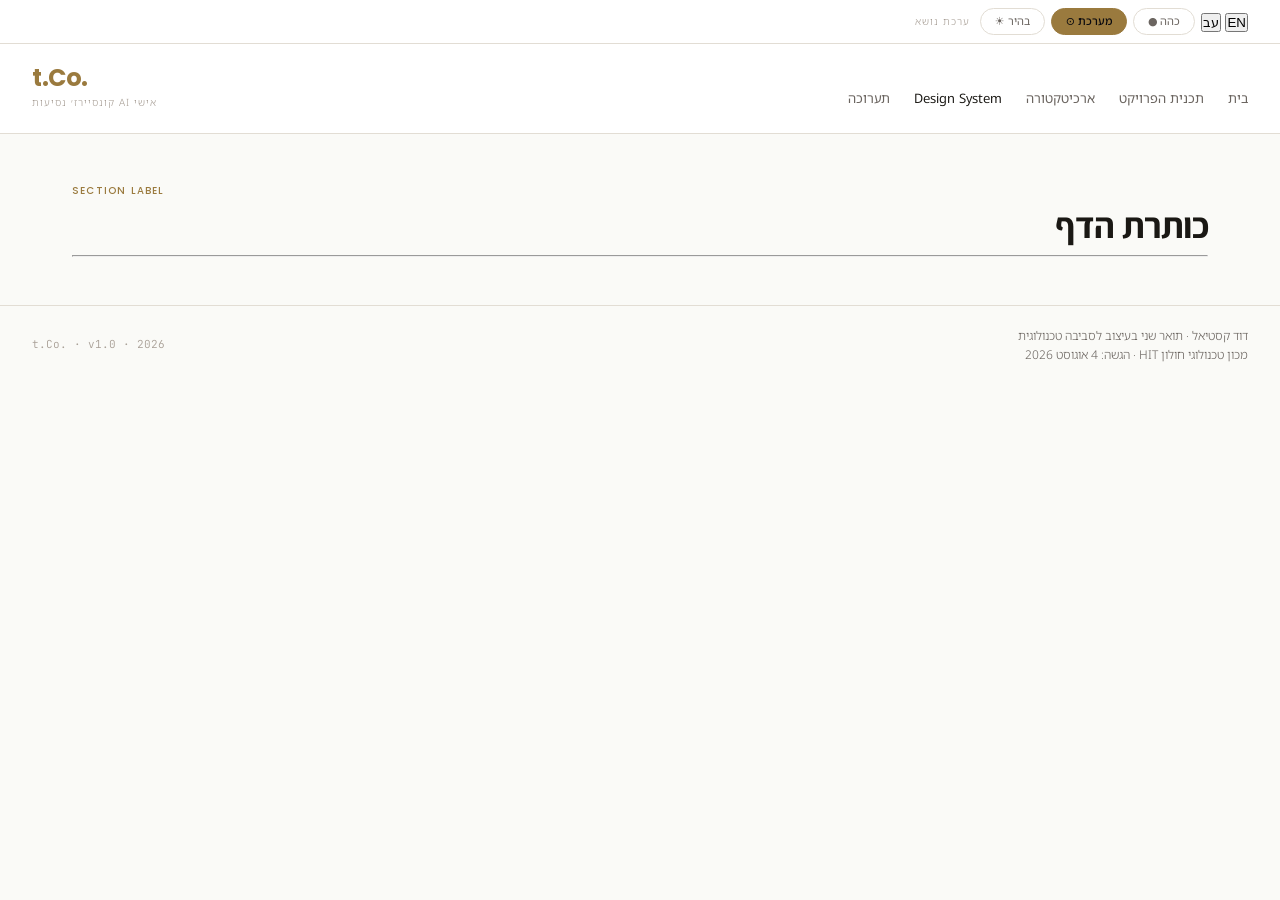
<file: design-system.html>
<!DOCTYPE html>
<html lang="he" dir="rtl" data-theme="system">
<head>
  <meta charset="UTF-8" />
  <meta name="viewport" content="width=device-width, initial-scale=1.0" />
  <title>t.Co. — [PAGE TITLE] — v1.0</title>
  <link rel="stylesheet" href="../assets/css/tco-design.css" />
  <meta name="version" content="v1.0">
</head>
<body>

  <!-- Theme bar -->
    <div class="theme-bar">
    <span class="theme-bar__label"><span data-he="ערכת נושא" data-en="Theme">ערכת נושא</span></span>
    <button class="theme-btn" onclick="setTheme('light')"  id="btn-light">☀ <span data-he="בהיר" data-en="Light">בהיר</span></button>
    <button class="theme-btn" onclick="setTheme('system')" id="btn-system">⊙ <span data-he="מערכת" data-en="System">מערכת</span></button>
    <button class="theme-btn" onclick="setTheme('dark')"   id="btn-dark">● <span data-he="כהה" data-en="Dark">כהה</span></button>
    <div class="lang-toggle">
      <button class="lang-btn active" id="btn-he" onclick="setLang('he')">עב</button>
      <button class="lang-btn" id="btn-en" onclick="setLang('en')">EN</button>
    </div>
  </div>

  <!-- Header -->
  <header class="site-header">
    <div>
      <div class="site-logo">t.Co.</div>
      <div class="site-tagline" data-he="קונסיירז׳ נסיעות AI אישי" data-en="Personal AI Travel Concierge">קונסיירז׳ נסיעות AI אישי</div>
    </div>
    <nav>
                  <ul class="site-nav">
        <li><a href="../index.html" data-he="בית" data-en="Home">בית</a></li>
        <li><a href="project-plan.html" data-he="תכנית הפרויקט" data-en="Project Plan">תכנית הפרויקט</a></li>
        <li><a href="agents.html" data-he="ארכיטקטורה" data-en="Architecture">ארכיטקטורה</a></li>
        <li><a href="design-system.html" class="active" data-he="Design System" data-en="Design System">Design System</a></li>
        <li><a href="exhibition.html" data-he="תערוכה" data-en="Exhibition">תערוכה</a></li>
      </ul>
    </nav>
  </header>

  <!-- Page content -->
  <main>
    <section class="section">
      <div class="container">

        <p class="section-label">SECTION LABEL</p>
        <h1>כותרת הדף</h1>
        <hr class="rule-blue" />

        <!-- Content here -->

      </div>
    </section>
  </main>

  <!-- Footer -->
  <footer class="site-footer">
    <div class="site-footer__left" dir="rtl">
      דוד קסטיאל · תואר שני בעיצוב לסביבה טכנולוגית<br>
      מכון טכנולוגי חולון HIT · הגשה: 4 אוגוסט 2026
    </div>
    <div class="site-footer__right">t.Co. · v1.0 · 2026</div>
  </footer>

  <script>
    const root = document.documentElement;
    const mq   = window.matchMedia('(prefers-color-scheme: dark)');
    let current = localStorage.getItem('tco-theme') || 'system';
    function applyTheme(t) {
      root.setAttribute('data-theme', t);
      ['light','system','dark'].forEach(x =>
        document.getElementById('btn-' + x).classList.toggle('active', x === t)
      );
      current = t;
      localStorage.setItem('tco-theme', t);
    }
    function setTheme(t) { applyTheme(t); }
    mq.addEventListener('change', () => { if (current === 'system') applyTheme('system'); });
    applyTheme(current);
  </script>
</body>
</html>
</file>
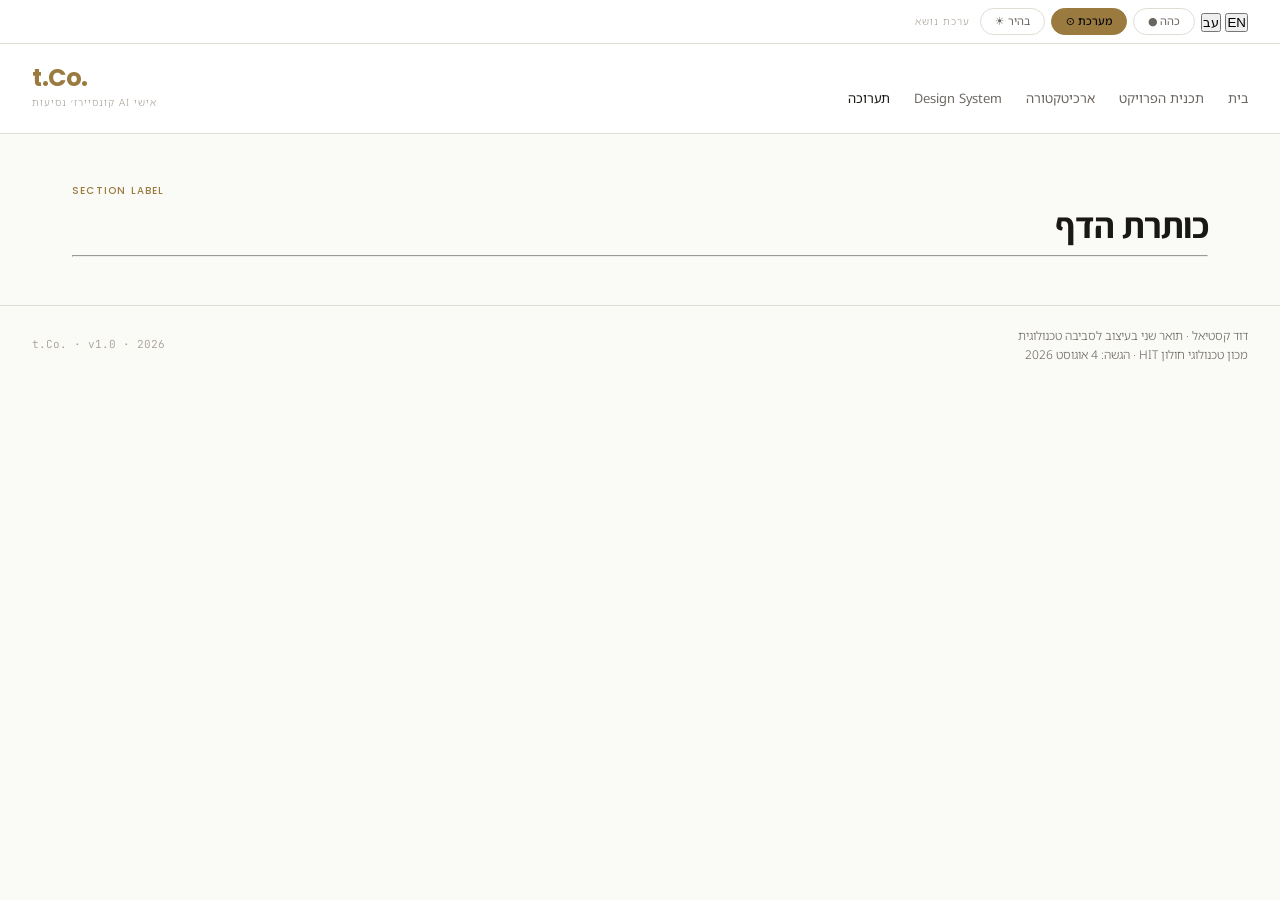
<file: exhibition.html>
<!DOCTYPE html>
<html lang="he" dir="rtl" data-theme="system">
<head>
  <meta charset="UTF-8" />
  <meta name="viewport" content="width=device-width, initial-scale=1.0" />
  <title>t.Co. — [PAGE TITLE] — v1.0</title>
  <link rel="stylesheet" href="../assets/css/tco-design.css" />
  <meta name="version" content="v1.0">
</head>
<body>

  <!-- Theme bar -->
    <div class="theme-bar">
    <span class="theme-bar__label"><span data-he="ערכת נושא" data-en="Theme">ערכת נושא</span></span>
    <button class="theme-btn" onclick="setTheme('light')"  id="btn-light">☀ <span data-he="בהיר" data-en="Light">בהיר</span></button>
    <button class="theme-btn" onclick="setTheme('system')" id="btn-system">⊙ <span data-he="מערכת" data-en="System">מערכת</span></button>
    <button class="theme-btn" onclick="setTheme('dark')"   id="btn-dark">● <span data-he="כהה" data-en="Dark">כהה</span></button>
    <div class="lang-toggle">
      <button class="lang-btn active" id="btn-he" onclick="setLang('he')">עב</button>
      <button class="lang-btn" id="btn-en" onclick="setLang('en')">EN</button>
    </div>
  </div>

  <!-- Header -->
  <header class="site-header">
    <div>
      <div class="site-logo">t.Co.</div>
      <div class="site-tagline" data-he="קונסיירז׳ נסיעות AI אישי" data-en="Personal AI Travel Concierge">קונסיירז׳ נסיעות AI אישי</div>
    </div>
    <nav>
                  <ul class="site-nav">
        <li><a href="../index.html" data-he="בית" data-en="Home">בית</a></li>
        <li><a href="project-plan.html" data-he="תכנית הפרויקט" data-en="Project Plan">תכנית הפרויקט</a></li>
        <li><a href="agents.html" data-he="ארכיטקטורה" data-en="Architecture">ארכיטקטורה</a></li>
        <li><a href="design-system.html" data-he="Design System" data-en="Design System">Design System</a></li>
        <li><a href="exhibition.html" class="active" data-he="תערוכה" data-en="Exhibition">תערוכה</a></li>
      </ul>
    </nav>
  </header>

  <!-- Page content -->
  <main>
    <section class="section">
      <div class="container">

        <p class="section-label">SECTION LABEL</p>
        <h1>כותרת הדף</h1>
        <hr class="rule-blue" />

        <!-- Content here -->

      </div>
    </section>
  </main>

  <!-- Footer -->
  <footer class="site-footer">
    <div class="site-footer__left" dir="rtl">
      דוד קסטיאל · תואר שני בעיצוב לסביבה טכנולוגית<br>
      מכון טכנולוגי חולון HIT · הגשה: 4 אוגוסט 2026
    </div>
    <div class="site-footer__right">t.Co. · v1.0 · 2026</div>
  </footer>

  <script>
    const root = document.documentElement;
    const mq   = window.matchMedia('(prefers-color-scheme: dark)');
    let current = localStorage.getItem('tco-theme') || 'system';
    function applyTheme(t) {
      root.setAttribute('data-theme', t);
      ['light','system','dark'].forEach(x =>
        document.getElementById('btn-' + x).classList.toggle('active', x === t)
      );
      current = t;
      localStorage.setItem('tco-theme', t);
    }
    function setTheme(t) { applyTheme(t); }
    mq.addEventListener('change', () => { if (current === 'system') applyTheme('system'); });
    applyTheme(current);
  </script>
</body>
</html>
</file>
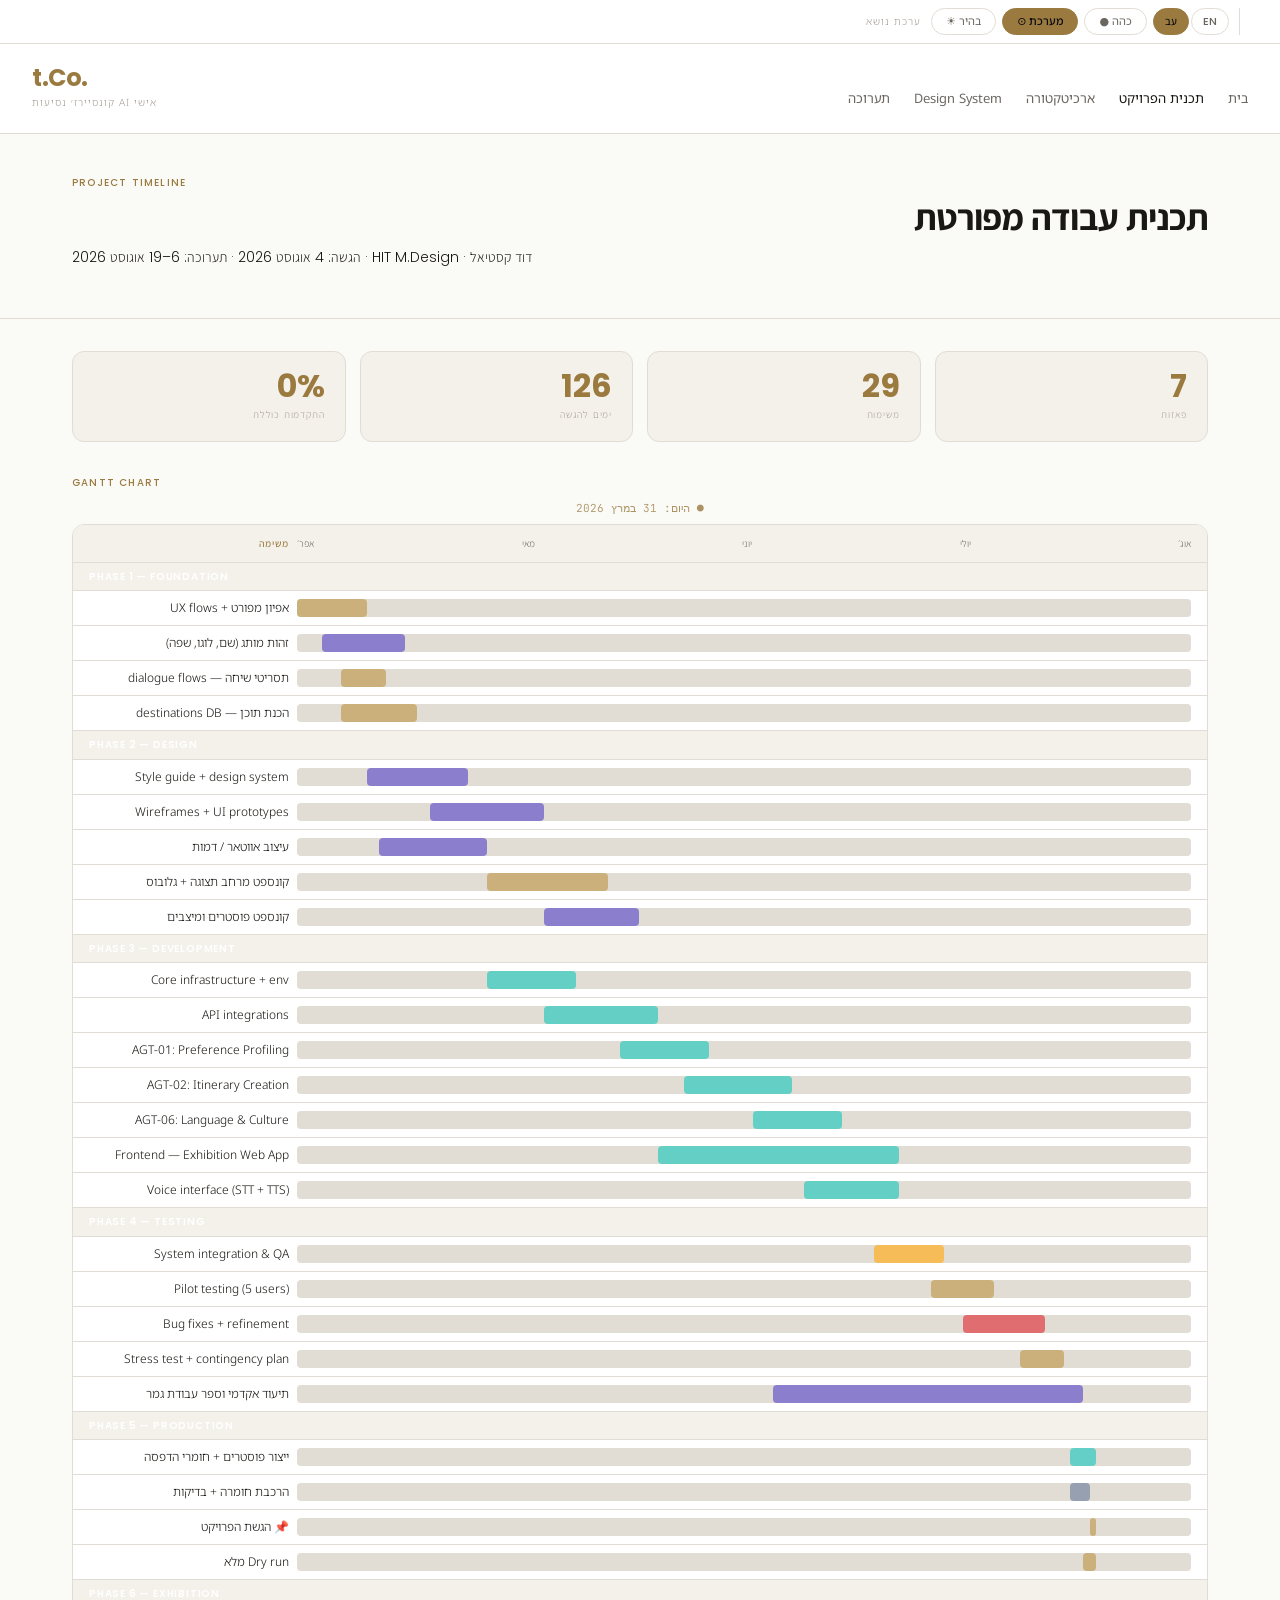
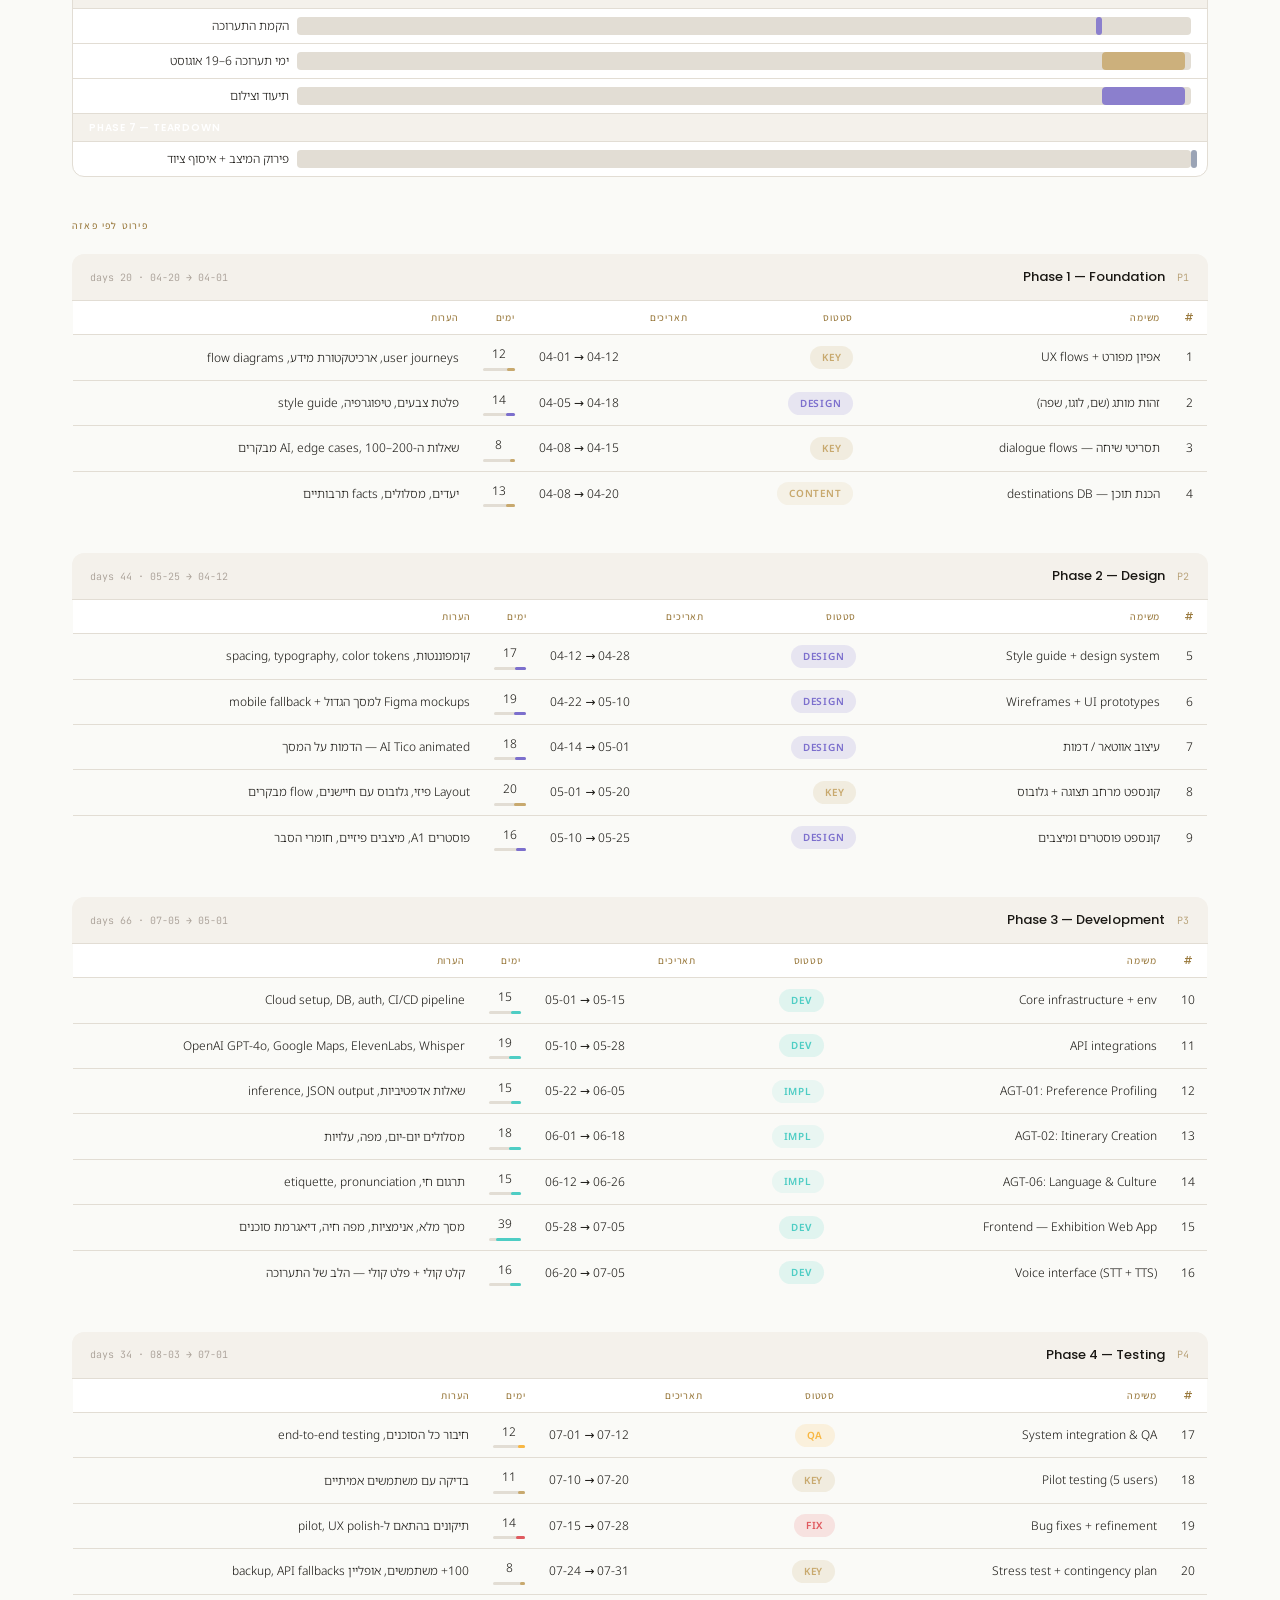
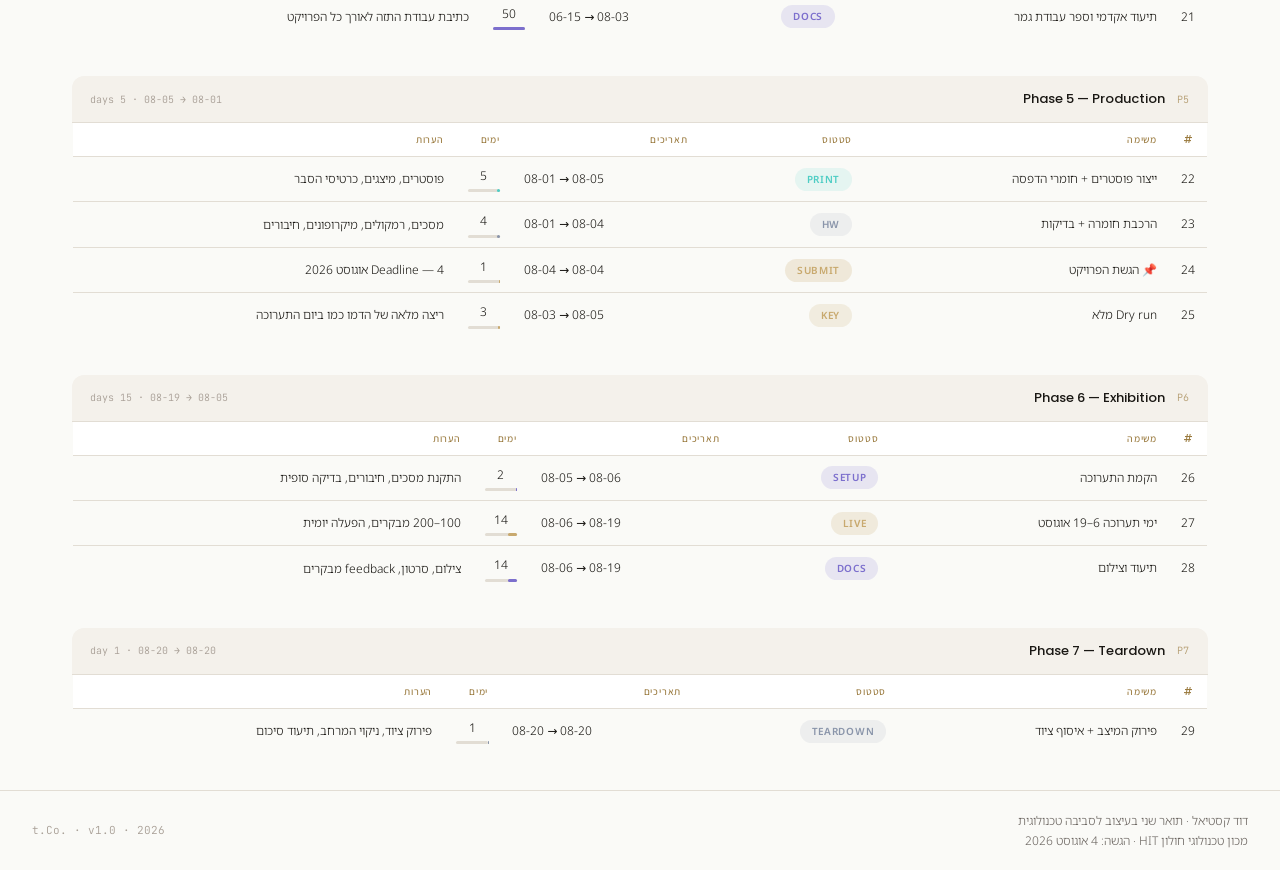
<file: project-plan.html>
<!DOCTYPE html>
<html lang="he" dir="rtl" data-theme="system">
<head>
  <meta charset="UTF-8" />
  <meta name="viewport" content="width=device-width, initial-scale=1.0" />
  <title>t.Co. — תכנית עבודה — v1.0</title>
  <link rel="stylesheet" href="../assets/css/tco-design.css" />
  <style>
    .page-hero { padding: 40px 32px 32px; border-bottom: 1px solid var(--border); }
    .stats-row { display: grid; grid-template-columns: repeat(4,1fr); gap: 14px; margin: 32px 0; }
    .stat-card { background: var(--card); border: 1px solid var(--border); border-radius: var(--radius-lg); padding: 18px 20px; }
    .stat-num  { font-size: 2rem; font-weight: 700; color: var(--gold); line-height: 1; margin-bottom: 4px; font-family: var(--font-latin); }
    .stat-lbl  { font-size: 10px; color: var(--text-muted); letter-spacing: 0.08em; text-transform: uppercase; }

    /* Gantt — force LTR so timeline flows left→right regardless of page direction */
    .gantt-wrap  { direction: ltr; background: var(--surface); border: 1px solid var(--border); border-radius: var(--radius-lg); overflow: hidden; margin-bottom: 40px; }
    .gantt-head  { display: grid; grid-template-columns: 200px 1fr; background: var(--card); padding: 10px 16px; gap: 8px; align-items: center; border-bottom: 1px solid var(--border); }
    .gantt-head-lbl { font-size: 10px; font-weight: 500; letter-spacing: 0.09em; text-transform: uppercase; color: var(--gold); font-family: var(--font-latin); }
    .gantt-months { display: flex; justify-content: space-between; }
    .gantt-month  { font-size: 10px; color: var(--text-secondary); font-family: var(--font-latin); }
    .gantt-row    { direction: ltr; display: grid; grid-template-columns: 200px 1fr; gap: 8px; padding: 8px 16px; border-bottom: 1px solid var(--border); align-items: center; }
    .gantt-row:last-child { border-bottom: none; }
    .gantt-row:nth-child(even) { background: rgba(255,255,255,0.02); }
    .gantt-phase  { background: var(--card) !important; padding: 7px 16px !important; }
    .gantt-phase .g-label { font-size: 10px; font-weight: 600; letter-spacing: 0.08em; text-transform: uppercase; color: var(--gold); font-family: var(--font-latin); text-align: left; }
    /* label: RTL text inside LTR row — explicit right-align */
    .g-label { direction: rtl; font-size: 12px; color: var(--text-primary); text-align: right; font-family: var(--font-hebrew); line-height: 1.35; }
    .g-track { position: relative; height: 18px; background: var(--border); border-radius: 4px; overflow: visible; }
    .g-bar   { position: absolute; height: 100%; border-radius: 4px; top: 0; }
    .g-today { position: absolute; top: -4px; width: 2px; height: calc(100% + 8px); background: var(--gold); opacity: 0.8; z-index: 3; border-radius: 1px; }

    /* Tables */
    .task-section { margin-bottom: 36px; }
    .phase-hdr  { display: flex; align-items: center; gap: 12px; padding: 12px 18px; background: var(--card); border-radius: var(--radius-lg) var(--radius-lg) 0 0; border-bottom: 1px solid var(--border); }
    .ph-num     { font-family: var(--font-mono); font-size: 10px; color: var(--gold); letter-spacing: 0.06em; opacity: 0.7; }
    .ph-name    { font-size: 13px; font-weight: 500; color: var(--text-primary); font-family: var(--font-latin); }
    .ph-dates   { margin-right: auto; font-family: var(--font-mono); font-size: 10px; color: var(--text-muted); }
    .ph-table   { width: 100%; border-collapse: collapse; border: 1px solid var(--border); border-top: none; border-radius: 0 0 var(--radius-lg) var(--radius-lg); overflow: hidden; }
    .ph-table th { background: var(--surface); color: var(--gold); font-family: var(--font-latin); font-weight: 500; font-size: 10px; letter-spacing: 0.08em; text-transform: uppercase; padding: 8px 12px; text-align: right; border-bottom: 1px solid var(--border); }
    .ph-table td { padding: 9px 12px; font-size: 12px; color: var(--text-primary); border-bottom: 1px solid var(--border); vertical-align: middle; font-family: var(--font-hebrew); }
    .ph-table tr:last-child td { border-bottom: none; }
    .ph-table tr:nth-child(even) td { background: rgba(255,255,255,0.02); }
    .ph-table tr:hover td { background: var(--gold-dim); }
    .t-num   { font-family: var(--font-mono); font-size: 11px; color: var(--text-muted); text-align: center; width: 32px; }
    .t-dates { font-family: var(--font-mono); font-size: 10px; color: var(--text-muted); white-space: nowrap; direction: ltr; text-align: left; }
    .t-dur   { font-family: var(--font-mono); font-size: 11px; color: var(--text-secondary); text-align: center; width: 56px; }
    .t-notes { font-size: 11px; color: var(--text-secondary); max-width: 240px; line-height: 1.5; }
    .dur-bar  { height: 3px; background: var(--border); border-radius: 2px; margin-top: 3px; }
    .dur-fill { height: 100%; border-radius: 2px; }
    .today-line { font-size: 11px; font-family: var(--font-mono); color: var(--gold); text-align: center; margin-bottom: 6px; opacity: 0.8; }

    @media (max-width: 768px) {
      .stats-row { grid-template-columns: repeat(2,1fr); }
      .t-notes, .t-dates { display: none; }
      .gantt-row { grid-template-columns: 140px 1fr; }
    }
  
  /* ── Language toggle ─────────────────────────────────────────────────── */
  .lang-toggle {
    display: flex; gap: 2px;
    margin-right: 8px;
    border-right: 1px solid var(--border);
    padding-right: 10px;
  }
  .lang-btn {
    padding: 4px 11px; border-radius: 20px;
    border: 1px solid var(--border); background: transparent;
    color: var(--text-secondary); font-family: var(--font-latin);
    font-size: 11px; font-weight: 500; cursor: pointer;
    transition: all 0.2s ease;
  }
  .lang-btn:hover { border-color: var(--gold); color: var(--gold); }
  .lang-btn.active { background: var(--gold); border-color: var(--gold); color: #0A0A0F; }
</style>
  <meta name="version" content="v1.0">
</head>
<body>

    <div class="theme-bar">
    <span class="theme-bar__label"><span data-he="ערכת נושא" data-en="Theme">ערכת נושא</span></span>
    <button class="theme-btn" onclick="setTheme('light')"  id="btn-light">☀ <span data-he="בהיר" data-en="Light">בהיר</span></button>
    <button class="theme-btn" onclick="setTheme('system')" id="btn-system">⊙ <span data-he="מערכת" data-en="System">מערכת</span></button>
    <button class="theme-btn" onclick="setTheme('dark')"   id="btn-dark">● <span data-he="כהה" data-en="Dark">כהה</span></button>
    <div class="lang-toggle">
      <button class="lang-btn active" id="btn-he" onclick="setLang('he')">עב</button>
      <button class="lang-btn" id="btn-en" onclick="setLang('en')">EN</button>
    </div>
  </div>

  <header class="site-header">
    <div>
      <div class="site-logo">t.Co.</div>
      <div class="site-tagline" data-he="קונסיירז׳ נסיעות AI אישי" data-en="Personal AI Travel Concierge">קונסיירז׳ נסיעות AI אישי</div>
    </div>
    <nav>
                  <ul class="site-nav">
        <li><a href="../index.html" data-he="בית" data-en="Home">בית</a></li>
        <li><a href="project-plan.html" class="active" data-he="תכנית הפרויקט" data-en="Project Plan">תכנית הפרויקט</a></li>
        <li><a href="agents.html" data-he="ארכיטקטורה" data-en="Architecture">ארכיטקטורה</a></li>
        <li><a href="design-system.html" data-he="Design System" data-en="Design System">Design System</a></li>
        <li><a href="exhibition.html" data-he="תערוכה" data-en="Exhibition">תערוכה</a></li>
      </ul>
    </nav>
  </header>

  <div class="page-hero">
    <div class="container">
      <p class="section-label">Project Timeline</p>
      <h1>תכנית עבודה מפורטת</h1>
      <p style="color:var(--text-mid);font-size:14px;margin-top:6px">דוד קסטיאל · HIT M.Design · הגשה: 4 אוגוסט 2026 · תערוכה: 6–19 אוגוסט 2026</p>
    </div>
  </div>

  <main>
    <div class="container">

      <div class="stats-row">
        <div class="stat-card"><div class="stat-num">7</div><div class="stat-lbl">פאזות</div></div>
        <div class="stat-card"><div class="stat-num">29</div><div class="stat-lbl">משימות</div></div>
        <div class="stat-card"><div class="stat-num" id="days-left">—</div><div class="stat-lbl">ימים להגשה</div></div>
        <div class="stat-card"><div class="stat-num" id="prog-pct">—</div><div class="stat-lbl">התקדמות כוללת</div></div>
      </div>

      <p class="section-label" style="margin-bottom:8px">Gantt Chart</p>
      <div class="today-line" id="today-line"></div>
      <div class="gantt-wrap">
        <div class="gantt-head">
          <span class="gantt-head-lbl" style="text-align:right">משימה</span>
          <div class="gantt-months" id="gantt-months"></div>
        </div>
        <div id="gantt-body"></div>
      </div>

      <p class="section-label" style="margin-bottom:20px">פירוט לפי פאזה</p>
      <div id="task-tables"></div>

    </div>
  </main>

  <footer class="site-footer">
    <div class="site-footer__left" dir="rtl">דוד קסטיאל · תואר שני בעיצוב לסביבה טכנולוגית<br>מכון טכנולוגי חולון HIT · הגשה: 4 אוגוסט 2026</div>
    <div class="site-footer__right">t.Co. · v1.0 · 2026</div>
  </footer>

<script>
/* Theme */
const root=document.documentElement,mq=window.matchMedia('(prefers-color-scheme: dark)');
let cur=localStorage.getItem('tco-theme')||'system';
function applyTheme(t){root.setAttribute('data-theme',t);['light','system','dark'].forEach(x=>document.getElementById('btn-'+x).classList.toggle('active',x===t));cur=t;localStorage.setItem('tco-theme',t);}
function setTheme(t){applyTheme(t);}
mq.addEventListener('change',()=>{if(cur==='system')applyTheme('system');});
applyTheme(cur);

/* Colors — gold/dark palette */
const SC={'KEY':'#C8A96E','DESIGN':'#7C6FCD','DEV':'#4ECDC4','IMPL':'#4ECDC4','CONTENT':'#C8A96E','QA':'#F8B743','FIX':'#E05A5F','DOCS':'#7C6FCD','PRINT':'#4ECDC4','HW':'#8A95AA','SUBMIT':'#C8A96E','SETUP':'#7C6FCD','LIVE':'#C8A96E','TEARDOWN':'#8A95AA'};
const SD={'KEY':'rgba(200,169,110,0.18)','DESIGN':'rgba(124,111,205,0.15)','DEV':'rgba(78,205,196,0.15)','IMPL':'rgba(78,205,196,0.10)','CONTENT':'rgba(200,169,110,0.12)','QA':'rgba(248,183,67,0.15)','FIX':'rgba(224,90,95,0.15)','DOCS':'rgba(124,111,205,0.15)','PRINT':'rgba(78,205,196,0.12)','HW':'rgba(138,149,170,0.12)','SUBMIT':'rgba(200,169,110,0.22)','SETUP':'rgba(124,111,205,0.15)','LIVE':'rgba(200,169,110,0.20)','TEARDOWN':'rgba(138,149,170,0.12)'};

/* Data */
const phases=[
  {id:'P1',name:'Phase 1 — Foundation',start:'2026-04-01',end:'2026-04-20',dur:'20 days',tasks:[
    {n:1,name:'אפיון מפורט + UX flows',s:'2026-04-01',e:'2026-04-12',d:12,st:'KEY',note:'user journeys, ארכיטקטורת מידע, flow diagrams'},
    {n:2,name:'זהות מותג (שם, לוגו, שפה)',s:'2026-04-05',e:'2026-04-18',d:14,st:'DESIGN',note:'פלטת צבעים, טיפוגרפיה, style guide'},
    {n:3,name:'תסריטי שיחה — dialogue flows',s:'2026-04-08',e:'2026-04-15',d:8,st:'KEY',note:'שאלות ה-AI, edge cases, 100–200 מבקרים'},
    {n:4,name:'הכנת תוכן — destinations DB',s:'2026-04-08',e:'2026-04-20',d:13,st:'CONTENT',note:'יעדים, מסלולים, facts תרבותיים'},
  ]},
  {id:'P2',name:'Phase 2 — Design',start:'2026-04-12',end:'2026-05-25',dur:'44 days',tasks:[
    {n:5,name:'Style guide + design system',s:'2026-04-12',e:'2026-04-28',d:17,st:'DESIGN',note:'קומפוננטות, spacing, typography, color tokens'},
    {n:6,name:'Wireframes + UI prototypes',s:'2026-04-22',e:'2026-05-10',d:19,st:'DESIGN',note:'Figma mockups למסך הגדול + mobile fallback'},
    {n:7,name:'עיצוב אווטאר / דמות',s:'2026-04-14',e:'2026-05-01',d:18,st:'DESIGN',note:'AI Tico animated — הדמות על המסך'},
    {n:8,name:'קונספט מרחב תצוגה + גלובוס',s:'2026-05-01',e:'2026-05-20',d:20,st:'KEY',note:'Layout פיזי, גלובוס עם חיישנים, flow מבקרים'},
    {n:9,name:'קונספט פוסטרים ומיצבים',s:'2026-05-10',e:'2026-05-25',d:16,st:'DESIGN',note:'פוסטרים A1, מיצבים פיזיים, חומרי הסבר'},
  ]},
  {id:'P3',name:'Phase 3 — Development',start:'2026-05-01',end:'2026-07-05',dur:'66 days',tasks:[
    {n:10,name:'Core infrastructure + env',s:'2026-05-01',e:'2026-05-15',d:15,st:'DEV',note:'Cloud setup, DB, auth, CI/CD pipeline'},
    {n:11,name:'API integrations',s:'2026-05-10',e:'2026-05-28',d:19,st:'DEV',note:'OpenAI GPT-4o, Google Maps, ElevenLabs, Whisper'},
    {n:12,name:'AGT-01: Preference Profiling',s:'2026-05-22',e:'2026-06-05',d:15,st:'IMPL',note:'שאלות אדפטיביות, inference, JSON output'},
    {n:13,name:'AGT-02: Itinerary Creation',s:'2026-06-01',e:'2026-06-18',d:18,st:'IMPL',note:'מסלולים יום-יום, מפה, עלויות'},
    {n:14,name:'AGT-06: Language & Culture',s:'2026-06-12',e:'2026-06-26',d:15,st:'IMPL',note:'תרגום חי, etiquette, pronunciation'},
    {n:15,name:'Frontend — Exhibition Web App',s:'2026-05-28',e:'2026-07-05',d:39,st:'DEV',note:'מסך מלא, אנימציות, מפה חיה, דיאגרמת סוכנים'},
    {n:16,name:'Voice interface (STT + TTS)',s:'2026-06-20',e:'2026-07-05',d:16,st:'DEV',note:'קלט קולי + פלט קולי — הלב של התערוכה'},
  ]},
  {id:'P4',name:'Phase 4 — Testing',start:'2026-07-01',end:'2026-08-03',dur:'34 days',tasks:[
    {n:17,name:'System integration & QA',s:'2026-07-01',e:'2026-07-12',d:12,st:'QA',note:'חיבור כל הסוכנים, end-to-end testing'},
    {n:18,name:'Pilot testing (5 users)',s:'2026-07-10',e:'2026-07-20',d:11,st:'KEY',note:'בדיקה עם משתמשים אמיתיים'},
    {n:19,name:'Bug fixes + refinement',s:'2026-07-15',e:'2026-07-28',d:14,st:'FIX',note:'תיקונים בהתאם ל-pilot, UX polish'},
    {n:20,name:'Stress test + contingency plan',s:'2026-07-24',e:'2026-07-31',d:8,st:'KEY',note:'100+ משתמשים, אופליין backup, API fallbacks'},
    {n:21,name:'תיעוד אקדמי וספר עבודת גמר',s:'2026-06-15',e:'2026-08-03',d:50,st:'DOCS',note:'כתיבת עבודת התזה לאורך כל הפרויקט'},
  ]},
  {id:'P5',name:'Phase 5 — Production',start:'2026-08-01',end:'2026-08-05',dur:'5 days',tasks:[
    {n:22,name:'ייצור פוסטרים + חומרי הדפסה',s:'2026-08-01',e:'2026-08-05',d:5,st:'PRINT',note:'פוסטרים, מיצגים, כרטיסי הסבר'},
    {n:23,name:'הרכבת חומרה + בדיקות',s:'2026-08-01',e:'2026-08-04',d:4,st:'HW',note:'מסכים, רמקולים, מיקרופונים, חיבורים'},
    {n:24,name:'📌 הגשת הפרויקט',s:'2026-08-04',e:'2026-08-04',d:1,st:'SUBMIT',note:'Deadline — 4 אוגוסט 2026'},
    {n:25,name:'Dry run מלא',s:'2026-08-03',e:'2026-08-05',d:3,st:'KEY',note:'ריצה מלאה של הדמו כמו ביום התערוכה'},
  ]},
  {id:'P6',name:'Phase 6 — Exhibition',start:'2026-08-05',end:'2026-08-19',dur:'15 days',tasks:[
    {n:26,name:'הקמת התערוכה',s:'2026-08-05',e:'2026-08-06',d:2,st:'SETUP',note:'התקנת מסכים, חיבורים, בדיקה סופית'},
    {n:27,name:'ימי תערוכה 6–19 אוגוסט',s:'2026-08-06',e:'2026-08-19',d:14,st:'LIVE',note:'100–200 מבקרים, הפעלה יומית'},
    {n:28,name:'תיעוד וצילום',s:'2026-08-06',e:'2026-08-19',d:14,st:'DOCS',note:'צילום, סרטון, feedback מבקרים'},
  ]},
  {id:'P7',name:'Phase 7 — Teardown',start:'2026-08-20',end:'2026-08-20',dur:'1 day',tasks:[
    {n:29,name:'פירוק המיצב + איסוף ציוד',s:'2026-08-20',e:'2026-08-20',d:1,st:'TEARDOWN',note:'פירוק ציוד, ניקוי המרחב, תיעוד סיכום'},
  ]},
];

const PS=new Date('2026-04-01'),PE=new Date('2026-08-20'),SUB=new Date('2026-08-04'),TODAY=new Date('2026-03-31');
const TOTAL=(PE-PS)/86400000;
function off(d){return Math.max(0,(new Date(d)-PS)/86400000);}
function span(s,e){return Math.max(1,(new Date(e)-new Date(s))/86400000);}

/* Stats */
const dl=Math.ceil((SUB-TODAY)/86400000);
document.getElementById('days-left').textContent=dl>0?dl:0;
const tp=Math.min(100,Math.max(0,Math.round((TODAY-PS)/TOTAL*100)));
document.getElementById('prog-pct').textContent=tp+'%';
document.getElementById('today-line').textContent='● היום: '+TODAY.toLocaleDateString('he-IL',{day:'numeric',month:'long',year:'numeric'});

/* Gantt months */
const mw=document.getElementById('gantt-months');
['אפר׳','מאי','יוני','יולי','אוג׳'].forEach(m=>{
  const s=document.createElement('span');s.className='gantt-month';s.textContent=m;mw.appendChild(s);
});

/* Gantt rows */
const gb=document.getElementById('gantt-body');
const todayPct=(TODAY-PS)/TOTAL*100;

phases.forEach(p=>{
  // Phase row
  const pr=document.createElement('div');
  pr.className='gantt-row gantt-phase';
  pr.innerHTML=`<div class="g-label" style="font-size:10px;font-weight:600;letter-spacing:0.08em;text-transform:uppercase;color:#fff;font-family:var(--font-latin)">${p.name}</div><div></div>`;
  gb.appendChild(pr);
  // Task rows
  p.tasks.forEach((t,i)=>{
    const r=document.createElement('div');
    r.className='gantt-row';
    const l=(off(t.s)/TOTAL*100).toFixed(2);
    const w=(span(t.s,t.e)/TOTAL*100).toFixed(2);
    const c=SC[t.st]||'#2E6AAF';
    r.innerHTML=`
      <div class="g-label">${t.name}</div>
      <div><div class="g-track">
        <div class="g-bar" style="left:${l}%;width:${w}%;background:${c};opacity:0.85"
             title="${t.name} · ${t.s} → ${t.e} · ${t.d} ימים"></div>
        <div class="g-today" style="left:${todayPct.toFixed(2)}%"></div>
      </div></div>`;
    gb.appendChild(r);
  });
});

/* Task tables */
const tt=document.getElementById('task-tables');
phases.forEach(p=>{
  const sec=document.createElement('div');sec.className='task-section';
  sec.innerHTML=`
    <div class="phase-hdr">
      <span class="ph-num">${p.id}</span>
      <span class="ph-name">${p.name}</span>
      <span class="ph-dates">${p.start.slice(5)} → ${p.end.slice(5)} · ${p.dur}</span>
    </div>
    <table class="ph-table">
      <thead><tr>
        <th style="width:32px;text-align:center">#</th>
        <th>משימה</th><th>סטטוס</th>
        <th class="t-dates">תאריכים</th>
        <th class="t-dur">ימים</th>
        <th class="t-notes">הערות</th>
      </tr></thead>
      <tbody>${p.tasks.map(t=>{
        const c=SC[t.st]||'#2E6AAF',bg=SD[t.st]||'#E8F0FA';
        const bw=Math.min(100,t.d/50*100);
        return `<tr>
          <td class="t-num">${t.n}</td>
          <td>${t.name}</td>
          <td><span class="pill" style="background:${bg};color:${c}">${t.st}</span></td>
          <td class="t-dates">${t.s.slice(5)} → ${t.e.slice(5)}</td>
          <td class="t-dur">${t.d}<div class="dur-bar"><div class="dur-fill" style="width:${bw}%;background:${c}"></div></div></td>
          <td class="t-notes">${t.note}</td>
        </tr>`;
      }).join('')}</tbody>
    </table>`;
  tt.appendChild(sec);
});
</script>
</body>
</html>
</file>
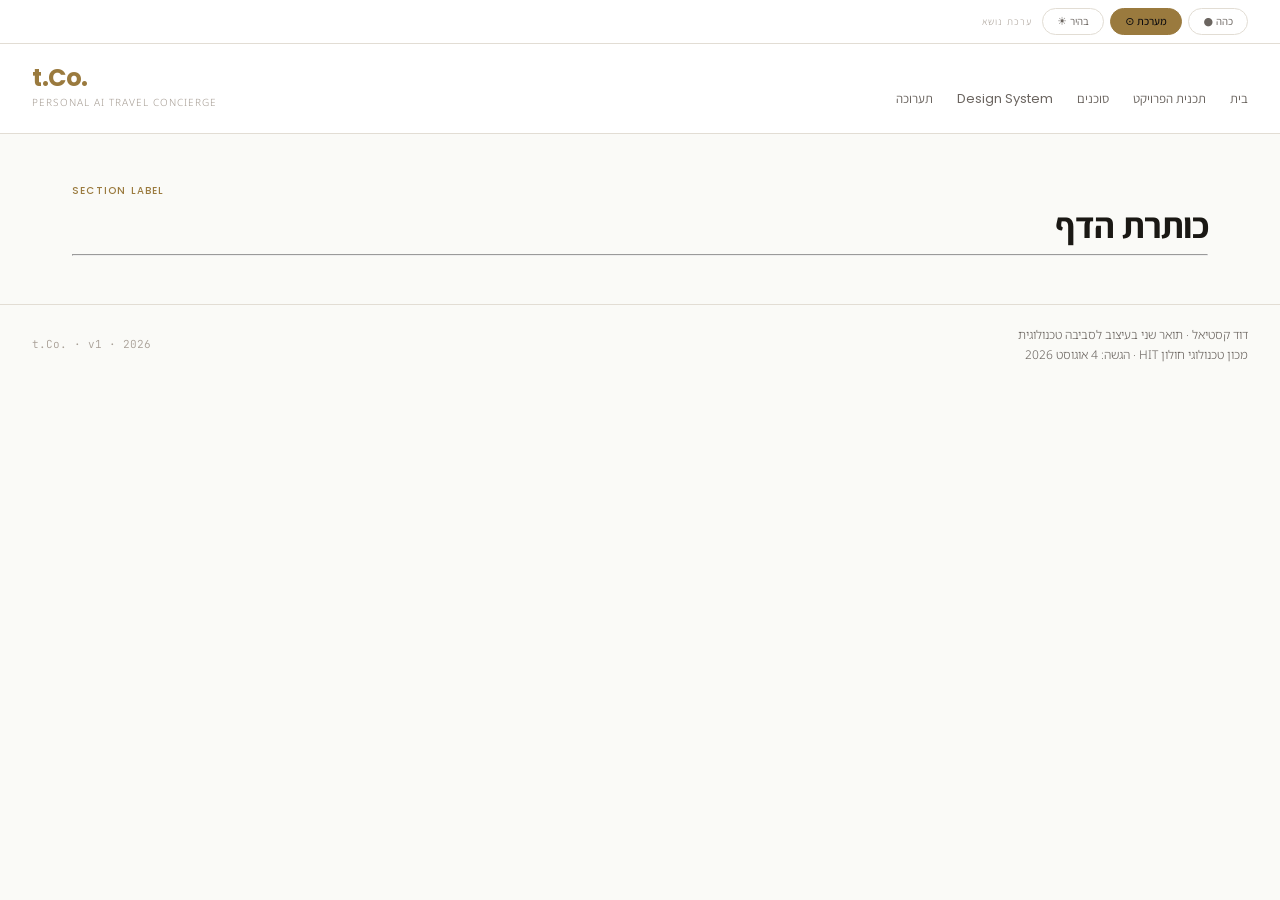
<file: pages/_template.html>
<!DOCTYPE html>
<html lang="he" dir="rtl" data-theme="system">
<head>
  <meta charset="UTF-8" />
  <meta name="viewport" content="width=device-width, initial-scale=1.0" />
  <title>t.Co. — [PAGE TITLE]</title>
  <link rel="stylesheet" href="../assets/css/tco-design.css" />
</head>
<body>

  <!-- Theme bar -->
  <div class="theme-bar">
    <span class="theme-bar__label">ערכת נושא</span>
    <button class="theme-btn" onclick="setTheme('light')"  id="btn-light">☀ בהיר</button>
    <button class="theme-btn" onclick="setTheme('system')" id="btn-system">⊙ מערכת</button>
    <button class="theme-btn" onclick="setTheme('dark')"   id="btn-dark">● כהה</button>
  </div>

  <!-- Header -->
  <header class="site-header">
    <div>
      <div class="site-logo">t.Co.</div>
      <div class="site-tagline">Personal AI Travel Concierge</div>
    </div>
    <nav>
      <ul class="site-nav">
        <li><a href="../index.html">בית</a></li>
        <li><a href="project-plan.html">תכנית הפרויקט</a></li>
        <li><a href="agents.html">סוכנים</a></li>
        <li><a href="design-system.html">Design System</a></li>
        <li><a href="exhibition.html">תערוכה</a></li>
      </ul>
    </nav>
  </header>

  <!-- Page content -->
  <main>
    <section class="section">
      <div class="container">

        <p class="section-label">SECTION LABEL</p>
        <h1>כותרת הדף</h1>
        <hr class="rule-blue" />

        <!-- Content here -->

      </div>
    </section>
  </main>

  <!-- Footer -->
  <footer class="site-footer">
    <div class="site-footer__left" dir="rtl">
      דוד קסטיאל · תואר שני בעיצוב לסביבה טכנולוגית<br>
      מכון טכנולוגי חולון HIT · הגשה: 4 אוגוסט 2026
    </div>
    <div class="site-footer__right">t.Co. · v1 · 2026</div>
  </footer>

  <script>
    const root = document.documentElement;
    const mq   = window.matchMedia('(prefers-color-scheme: dark)');
    let current = localStorage.getItem('tco-theme') || 'system';
    function applyTheme(t) {
      root.setAttribute('data-theme', t);
      ['light','system','dark'].forEach(x =>
        document.getElementById('btn-' + x).classList.toggle('active', x === t)
      );
      current = t;
      localStorage.setItem('tco-theme', t);
    }
    function setTheme(t) { applyTheme(t); }
    mq.addEventListener('change', () => { if (current === 'system') applyTheme('system'); });
    applyTheme(current);
  </script>
</body>
</html>
</file>
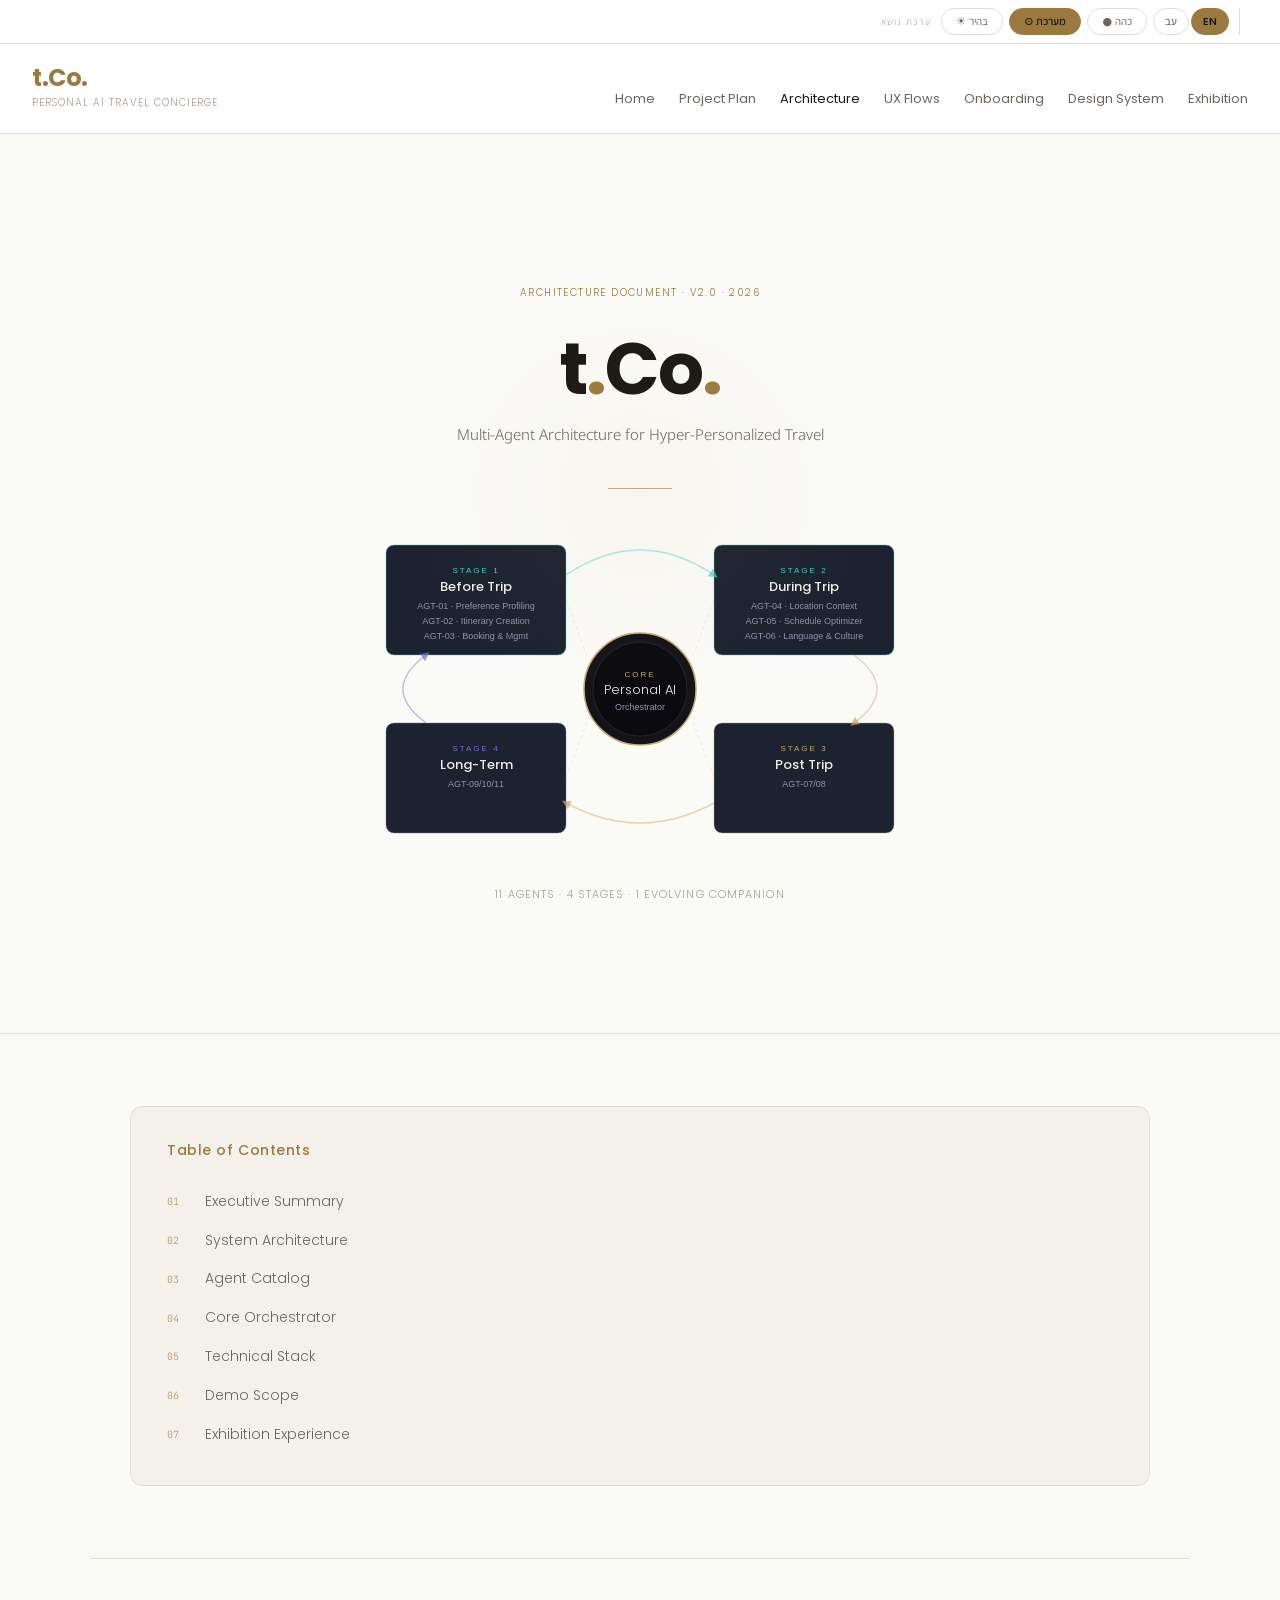
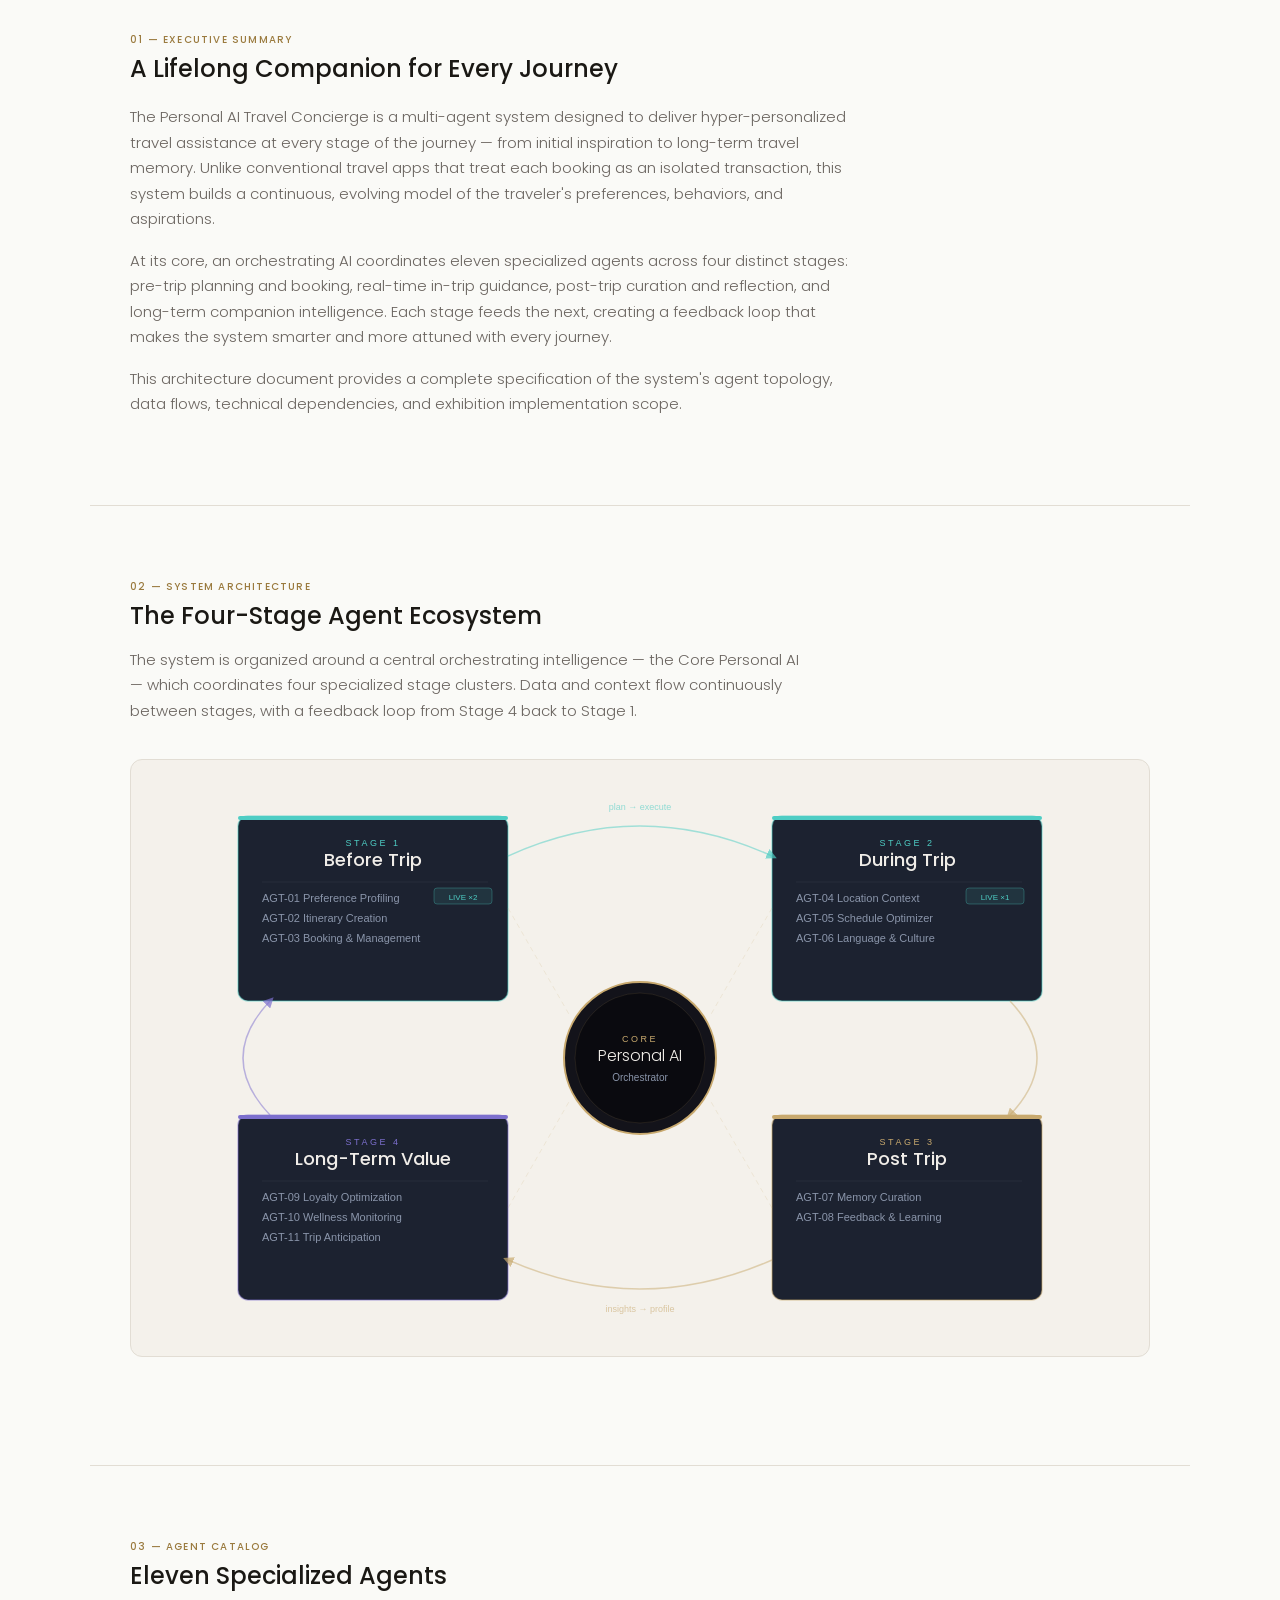
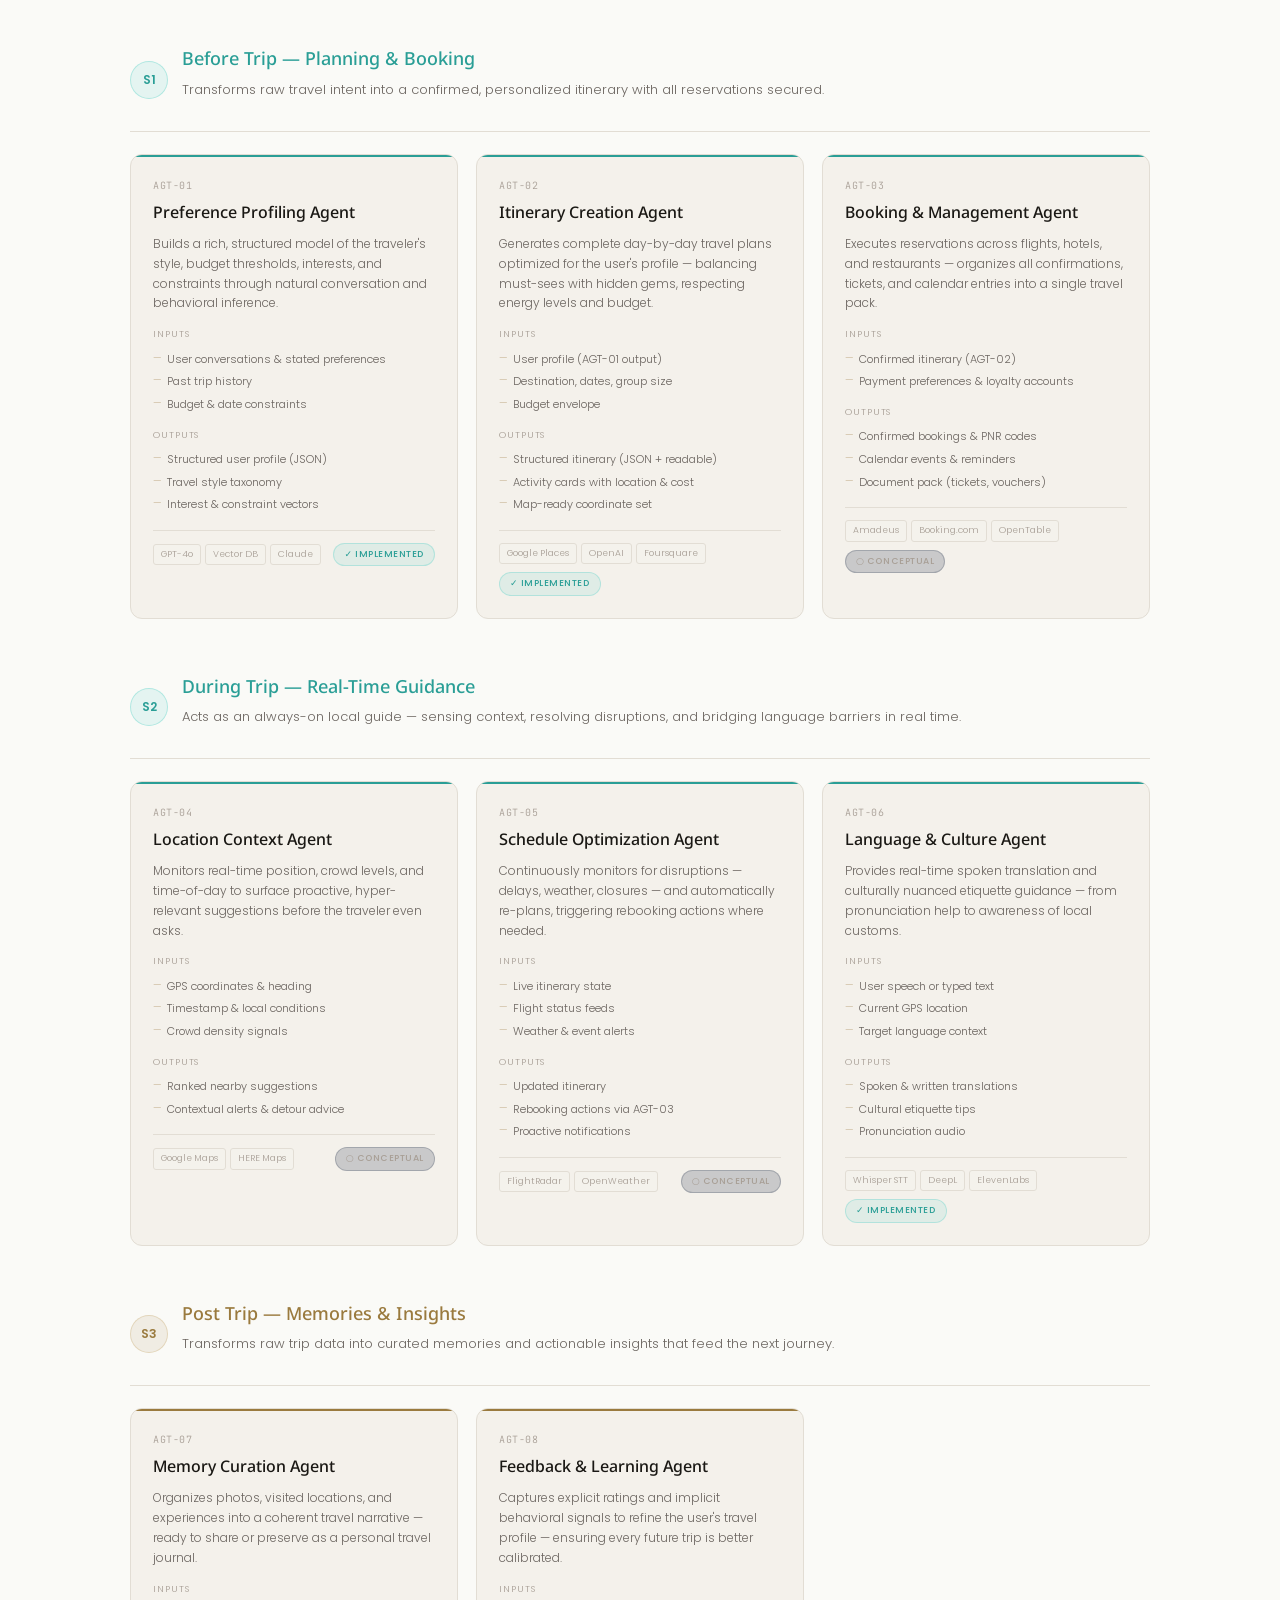
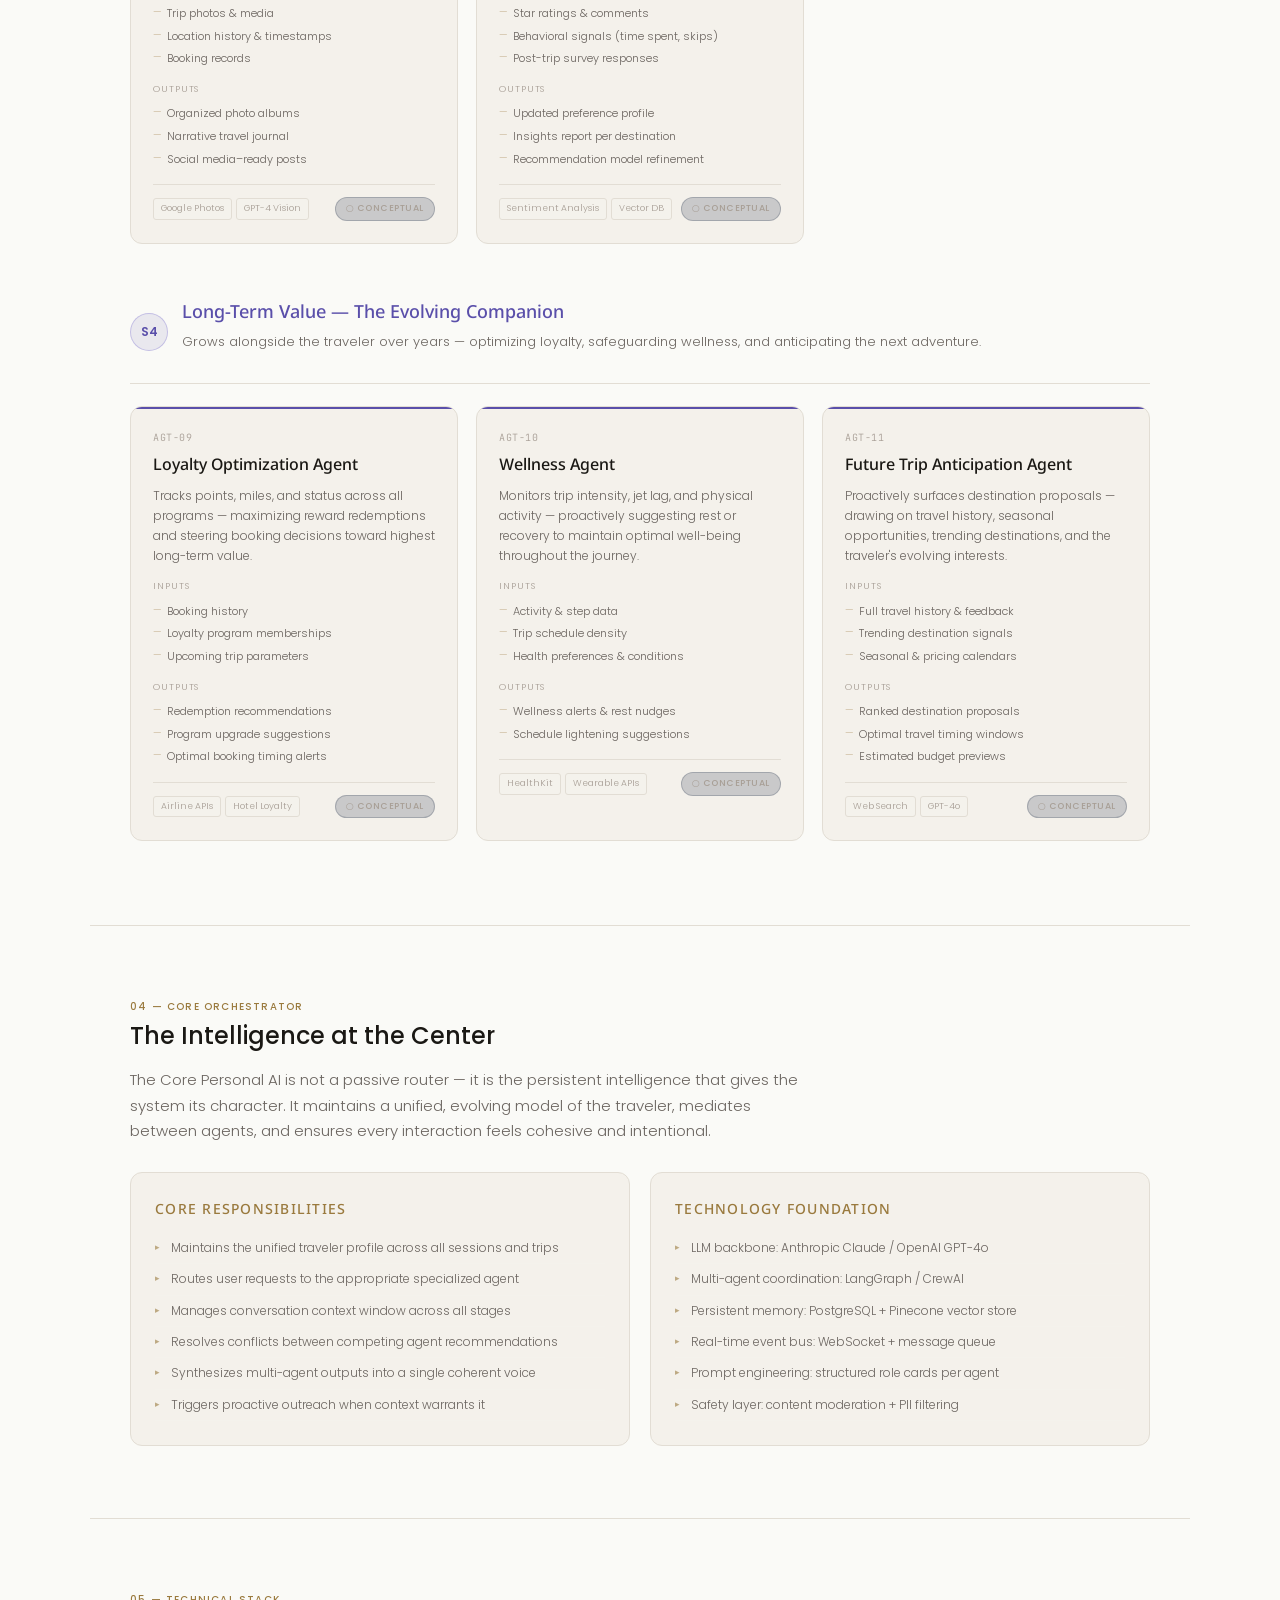
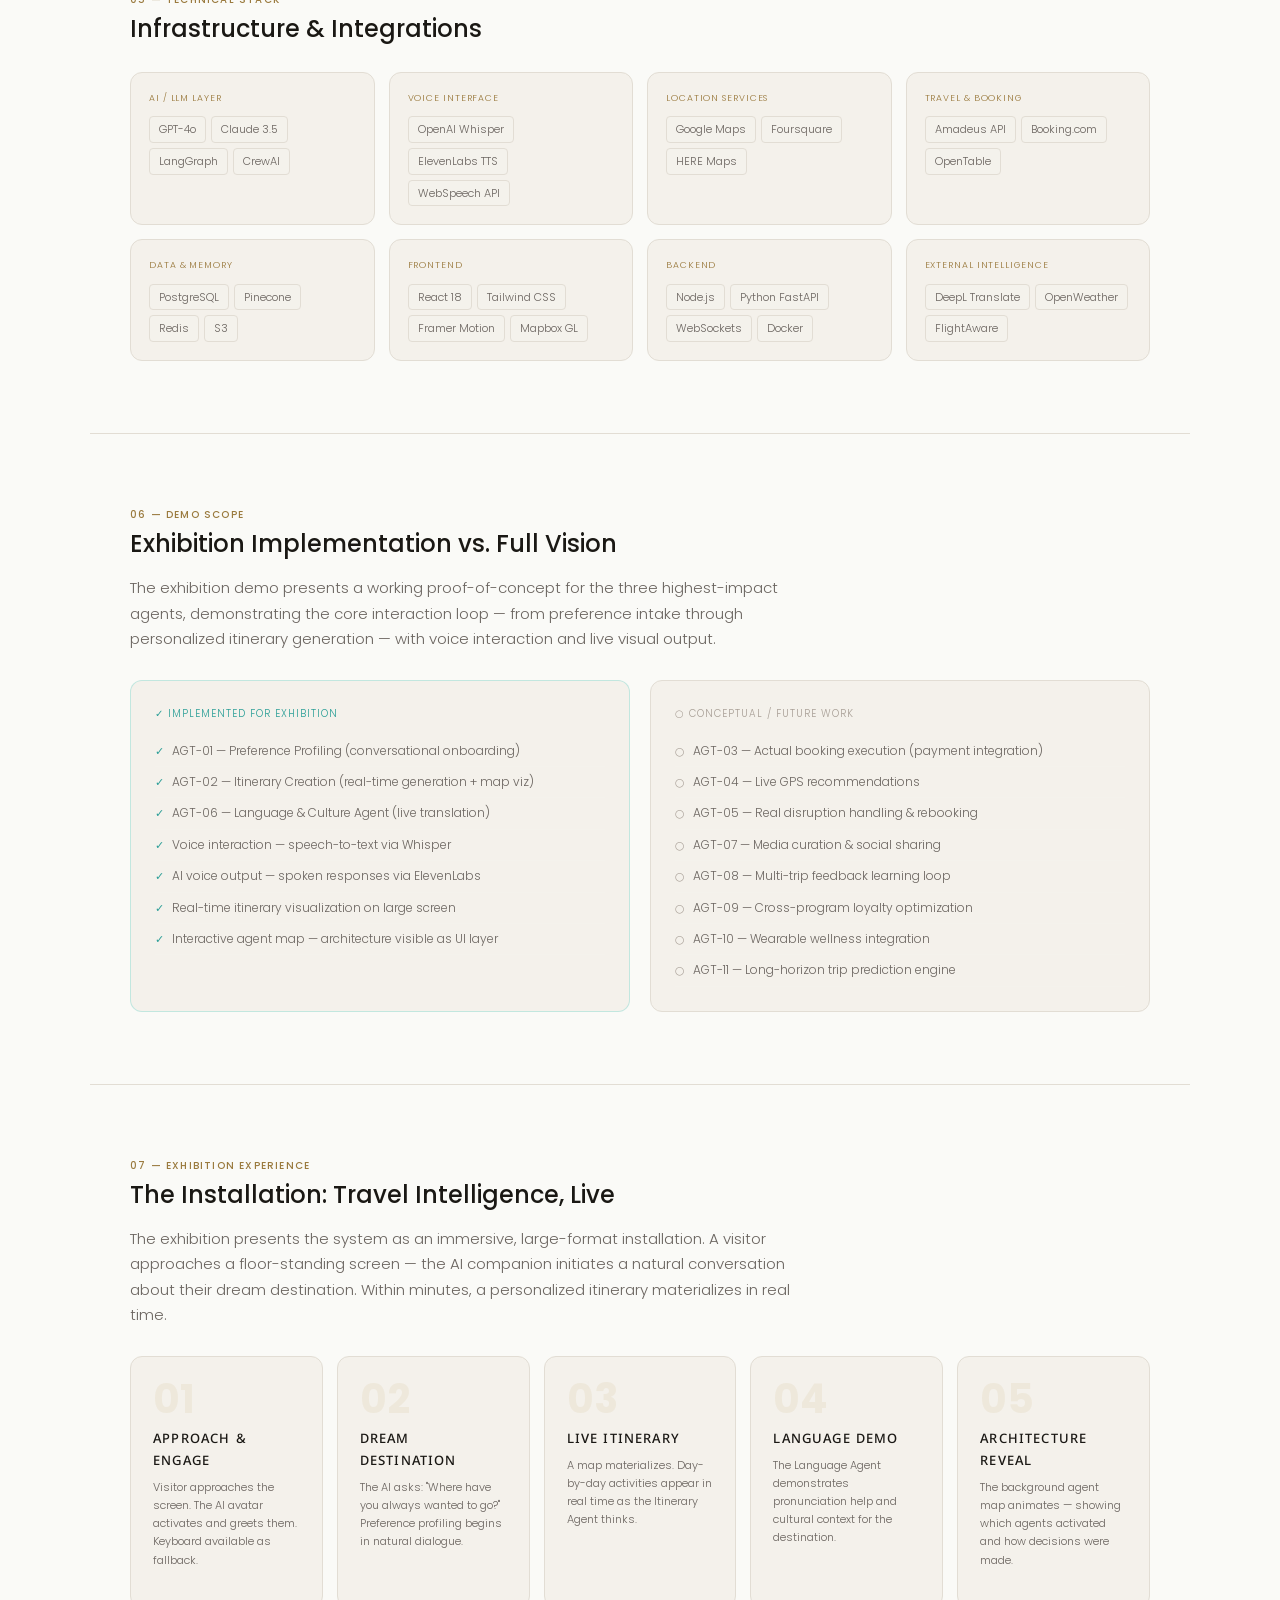
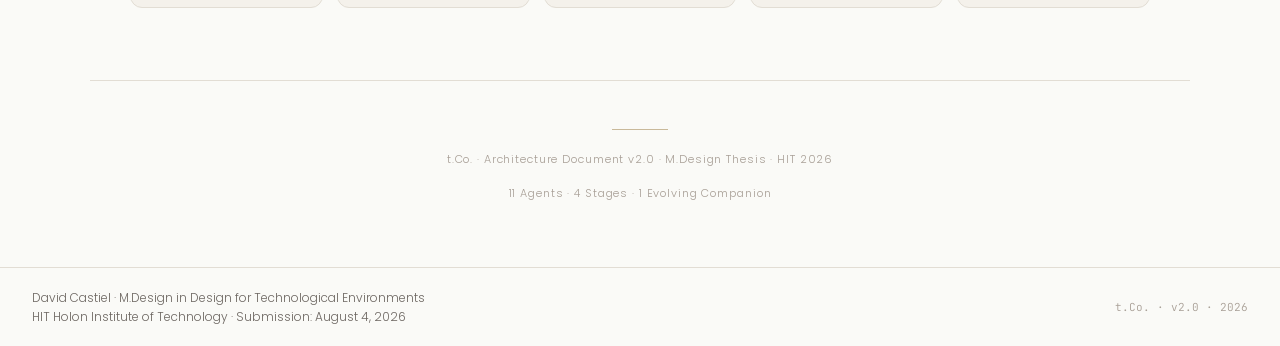
<file: pages/agents.html>
<!DOCTYPE html>
<html lang="en" dir="ltr" data-theme="system">
<head>
<meta charset="UTF-8">
<meta name="viewport" content="width=device-width, initial-scale=1.0">
<title>t.Co. — System Architecture — v2.0</title>
<link rel="stylesheet" href="../assets/css/tco-design.css">
<style>
  .cover { min-height:100vh;display:flex;flex-direction:column;justify-content:center;align-items:center;text-align:center;padding:100px 40px 80px;background:var(--bg);border-bottom:1px solid var(--border);position:relative;overflow:hidden; }
  .cover::before { content:'';position:absolute;width:500px;height:500px;background:radial-gradient(circle,rgba(200,169,110,0.05) 0%,transparent 65%);top:40%;left:50%;transform:translate(-50%,-50%);pointer-events:none; }
  .cover-tag   { font-size:10px;letter-spacing:0.14em;text-transform:uppercase;color:var(--gold);margin-bottom:28px;font-family:var(--font-latin); }
  .cover-title { font-family:var(--font-latin);font-size:clamp(40px,6vw,72px);font-weight:700;color:var(--text-primary);line-height:1.1;margin-bottom:14px;letter-spacing:-0.025em; }
  .cover-title span { color:var(--gold); }
  .cover-sub   { font-family:var(--font-hebrew);font-size:15px;font-weight:300;color:var(--text-secondary);margin-bottom:40px; }
  .cover-rule  { width:64px;height:1px;background:var(--gold);margin:0 auto 40px;opacity:0.6; }
  .cover-meta  { font-size:11px;color:var(--text-muted);letter-spacing:0.1em;text-transform:uppercase;font-family:var(--font-latin); }

  .doc-section { max-width:1100px;margin:0 auto;padding:72px 40px;border-bottom:1px solid var(--border); }
  .doc-section:last-of-type { border-bottom:none; }

  .toc-box   { background:var(--card);border:1px solid var(--border);border-radius:var(--radius-lg);padding:32px 36px; }
  .toc-title { font-size:14px;font-weight:500;color:var(--gold);margin-bottom:20px;letter-spacing:0.04em; }
  .toc-list  { list-style:none;counter-reset:toc; }
  .toc-list li { counter-increment:toc;padding:7px 0;border-bottom:1px solid rgba(255,255,255,0.04);display:flex;align-items:center;gap:14px; }
  .toc-list li:last-child { border-bottom:none; }
  .toc-list li::before { content:"0" counter(toc);font-size:10px;color:var(--gold);font-family:var(--font-mono);opacity:0.7;min-width:24px; }
  .toc-list a { color:var(--text-secondary);font-size:14px;text-decoration:none;transition:color 0.2s; }
  .toc-list a:hover { color:var(--gold);opacity:1; }

  .diagram-box { background:var(--card);border:1px solid var(--border);border-radius:var(--radius-lg);padding:28px;margin:36px 0;overflow-x:auto; }
  .diagram-box svg { display:block;margin:0 auto;max-width:100%; }

  .stage-hdr  { display:flex;align-items:center;gap:14px;margin:52px 0 22px;padding-bottom:14px;border-bottom:1px solid var(--border); }
  .stage-badge { width:38px;height:38px;border-radius:50%;display:flex;align-items:center;justify-content:center;font-size:12px;font-weight:600;flex-shrink:0;font-family:var(--font-latin); }
  .sb-1 { background:rgba(78,205,196,0.12);color:var(--teal);border:1px solid rgba(78,205,196,0.35); }
  .sb-2 { background:rgba(78,205,196,0.12);color:var(--teal);border:1px solid rgba(78,205,196,0.35); }
  .sb-3 { background:var(--gold-dim);color:var(--gold);border:1px solid rgba(200,169,110,0.35); }
  .sb-4 { background:var(--purple-dim);color:var(--purple);border:1px solid rgba(124,111,205,0.35); }
  .stage-info h3 { font-size:18px;font-weight:500;font-family:var(--font-hebrew); }
  .stage-info p  { font-size:13px;color:var(--text-secondary);margin-top:3px;font-family:var(--font-latin); }

  .agents-grid { display:grid;grid-template-columns:repeat(auto-fill,minmax(300px,1fr));gap:18px;margin-bottom:12px; }
  .agent-card  { background:var(--card);border:1px solid var(--border);border-radius:var(--radius-lg);padding:22px;transition:border-color 0.2s;position:relative;overflow:hidden; }
  .agent-card:hover { border-color:rgba(200,169,110,0.3); }
  .agent-card::before { content:'';position:absolute;top:0;left:0;right:0;height:2px; }
  .ac-s1::before,.ac-s2::before { background:var(--teal); }
  .ac-s3::before { background:var(--gold); }
  .ac-s4::before { background:var(--purple); }
  .agent-id   { font-family:var(--font-mono);font-size:10px;color:var(--text-muted);margin-bottom:5px;letter-spacing:0.06em; }
  .agent-name { font-size:16px;font-weight:500;color:var(--text-primary);margin-bottom:8px;font-family:var(--font-hebrew); }
  .agent-role { font-size:12px;color:var(--text-secondary);line-height:1.65;margin-bottom:14px;font-family:var(--font-latin);direction:ltr;text-align:left; }
  .io-lbl  { font-size:9px;letter-spacing:0.1em;text-transform:uppercase;color:var(--text-muted);margin-bottom:5px;font-family:var(--font-latin); }
  .io-list { list-style:none;margin-bottom:12px; }
  .io-list li { font-size:11px;color:var(--text-secondary);padding:2px 0 2px 14px;position:relative;font-family:var(--font-latin);direction:ltr;text-align:left; }
  .io-list li::before { content:'—';position:absolute;left:0;color:var(--gold);opacity:0.4;font-size:10px; }
  .agent-foot { display:flex;align-items:center;justify-content:space-between;margin-top:14px;padding-top:12px;border-top:1px solid var(--border);flex-wrap:wrap;gap:8px; }
  .api-list   { display:flex;flex-wrap:wrap;gap:4px; }
  .api-tag    { font-size:9px;background:rgba(255,255,255,0.04);border:1px solid var(--border);border-radius:3px;padding:2px 7px;color:var(--text-muted);font-family:var(--font-latin); }
  .st-impl { background:rgba(78,205,196,0.12);color:var(--teal);border:1px solid rgba(78,205,196,0.3);font-size:9px;padding:3px 10px;border-radius:20px;font-weight:500;letter-spacing:0.06em;text-transform:uppercase;font-family:var(--font-latin); }
  .st-conc { background:rgba(74,85,104,0.25);color:var(--text-muted);border:1px solid rgba(74,85,104,0.3);font-size:9px;padding:3px 10px;border-radius:20px;font-weight:500;letter-spacing:0.06em;text-transform:uppercase;font-family:var(--font-latin); }

  .orch-grid { display:grid;grid-template-columns:1fr 1fr;gap:20px;margin-top:28px; }
  .orch-card { background:var(--card);border:1px solid var(--border);border-radius:var(--radius-lg);padding:24px; }
  .orch-card h4 { font-size:14px;color:var(--gold);margin-bottom:12px;font-weight:500;font-family:var(--font-hebrew); }
  .orch-card ul { list-style:none; }
  .orch-card li { font-size:12px;color:var(--text-secondary);padding:5px 0 5px 16px;position:relative;border-bottom:1px solid rgba(255,255,255,0.04);font-family:var(--font-latin);direction:ltr;text-align:left; }
  .orch-card li::before { content:'▸';position:absolute;left:0;color:var(--gold);font-size:9px;top:7px;opacity:0.6; }

  .stack-grid { display:grid;grid-template-columns:repeat(auto-fill,minmax(220px,1fr));gap:14px;margin-top:28px; }
  .stack-card { background:var(--card);border:1px solid var(--border);border-radius:var(--radius-lg);padding:18px; }
  .stack-cat  { font-size:9px;letter-spacing:0.1em;text-transform:uppercase;color:var(--gold);margin-bottom:10px;font-family:var(--font-latin); }
  .stack-tags { display:flex;flex-wrap:wrap;gap:5px; }
  .stack-tag  { font-size:11px;background:rgba(255,255,255,0.04);border:1px solid var(--border);padding:3px 9px;border-radius:4px;color:var(--text-secondary);font-family:var(--font-latin); }

  .demo-grid { display:grid;grid-template-columns:1fr 1fr;gap:20px;margin-top:28px; }
  .demo-col  { background:var(--card);border-radius:var(--radius-lg);padding:24px; }
  .demo-col.impl { border:1px solid rgba(78,205,196,0.3); }
  .demo-col.conc { border:1px solid var(--border); }
  .demo-ttl  { font-size:10px;letter-spacing:0.1em;text-transform:uppercase;margin-bottom:14px;font-family:var(--font-latin); }
  .demo-col.impl .demo-ttl { color:var(--teal); }
  .demo-col.conc .demo-ttl { color:var(--text-muted); }
  .demo-col ul { list-style:none; }
  .demo-col li { font-size:12px;padding:5px 0;border-bottom:1px solid rgba(255,255,255,0.04);color:var(--text-secondary);display:flex;align-items:baseline;gap:8px;font-family:var(--font-latin);direction:ltr; }
  .demo-col.impl li::before { content:'✓';color:var(--teal);font-size:11px;flex-shrink:0; }
  .demo-col.conc li::before { content:'○';color:var(--text-muted);font-size:11px;flex-shrink:0; }

  .ex-steps { display:grid;grid-template-columns:repeat(auto-fill,minmax(190px,1fr));gap:14px;margin-top:28px; }
  .ex-step  { background:var(--card);border:1px solid var(--border);border-radius:var(--radius-lg);padding:22px; }
  .ex-num   { font-size:40px;font-weight:700;color:rgba(200,169,110,0.12);line-height:1;margin-bottom:8px;font-family:var(--font-latin); }
  .ex-step h4 { font-size:13px;color:var(--text-primary);margin-bottom:7px;font-weight:500;font-family:var(--font-hebrew); }
  .ex-step p  { font-size:11px;color:var(--text-secondary);line-height:1.65;font-family:var(--font-latin);direction:ltr;text-align:left; }

  .doc-foot { text-align:center;padding:48px 40px; }
  .doc-foot p { font-size:11px;color:var(--text-muted);letter-spacing:0.08em;font-family:var(--font-latin); }
  .foot-rule { width:56px;height:1px;background:var(--gold);margin:0 auto 20px;opacity:0.5; }

  .ltr { direction:ltr;text-align:left;font-family:var(--font-latin); }

  @media (max-width:700px) {
    .demo-grid,.orch-grid { grid-template-columns:1fr; }
    .doc-section { padding:48px 20px; }
    .cover { padding:80px 24px 60px; }
  }

  /* ── Language toggle ─────────────────────────────────────────────────── */
  .lang-toggle {
    display: flex; gap: 2px;
    margin-right: 8px;
    border-right: 1px solid var(--border);
    padding-right: 10px;
  }
  .lang-btn {
    padding: 4px 11px; border-radius: 20px;
    border: 1px solid var(--border); background: transparent;
    color: var(--text-secondary); font-family: var(--font-latin);
    font-size: 11px; font-weight: 500; cursor: pointer;
    transition: all 0.2s ease;
  }
  .lang-btn:hover { border-color: var(--gold); color: var(--gold); }
  .lang-btn.active { background: var(--gold); border-color: var(--gold); color: #0A0A0F; }

  /* Mobile scroll for all tables */
  .ph-table-wrap { overflow-x: auto; -webkit-overflow-scrolling: touch; }
  /* Prevent horizontal overflow on small screens */
  body { overflow-x: hidden; }
</style>
  <meta name="version" content="v2.0">
</head>
<body>

  <div class="theme-bar">
    <span class="theme-bar__label"><span data-he="ערכת נושא" data-en="Theme">ערכת נושא</span></span>
    <button class="theme-btn" onclick="setTheme('light')"  id="btn-light">☀ <span data-he="בהיר" data-en="Light">בהיר</span></button>
    <button class="theme-btn" onclick="setTheme('system')" id="btn-system">⊙ <span data-he="מערכת" data-en="System">מערכת</span></button>
    <button class="theme-btn" onclick="setTheme('dark')"   id="btn-dark">● <span data-he="כהה" data-en="Dark">כהה</span></button>
    <div class="lang-toggle">
      <button class="lang-btn" id="btn-he" onclick="setLang('he')">עב</button>
      <button class="lang-btn active" id="btn-en" onclick="setLang('en')">EN</button>
    </div>
  </div>

<header class="site-header">
  <div>
    <div class="site-logo">t.Co.</div>
    <div class="site-tagline" data-he="קונסיירז׳ נסיעות AI אישי" data-en="Personal AI Travel Concierge">Personal AI Travel Concierge</div>
  </div>
  <nav>
    <ul class="site-nav">
      <li><a href="../index.html"      data-he="בית"            data-en="Home">Home</a></li>
      <li><a href="project-plan.html"  data-he="תכנית הפרויקט" data-en="Project Plan">Project Plan</a></li>
      <li><a href="agents.html" class="active" data-he="ארכיטקטורה" data-en="Architecture">Architecture</a></li>
      <li><a href="ux-flows.html"      data-he="UX Flows"      data-en="UX Flows">UX Flows</a></li>
      <li><a href="onboarding.html"      data-he="Onboarding"  data-en="Onboarding">Onboarding</a></li>
      <li><a href="design-system.html" data-he="Design System"  data-en="Design System">Design System</a></li>
      <li><a href="exhibition.html"    data-he="תערוכה"         data-en="Exhibition">Exhibition</a></li>
    </ul>
  </nav>
</header>

<!-- Cover -->
<div class="cover">
  <div class="cover-tag"  >Architecture Document · v2.0 · 2026</div>
  <div class="cover-title">t<span>.</span>Co<span>.</span></div>
  <div class="cover-sub"  >Multi-Agent Architecture for Hyper-Personalized Travel</div>
  <div class="cover-rule"></div>
  <svg width="540" height="320" viewBox="0 0 540 320" fill="none" xmlns="http://www.w3.org/2000/svg">
    <rect x="16" y="16" width="180" height="110" rx="8" fill="#1C2230" stroke="rgba(78,205,196,0.4)" stroke-width="1"/>
    <text x="106" y="44" text-anchor="middle" font-family="'DM Sans',sans-serif" font-size="8" fill="#4ECDC4" letter-spacing="2">STAGE 1</text>
    <text x="106" y="62" text-anchor="middle" font-family="'Poppins',sans-serif" font-size="13" fill="#F0EDE8" font-weight="500">Before Trip</text>
    <text x="106" y="80" text-anchor="middle" font-family="'DM Sans',sans-serif" font-size="9" fill="#8A95AA">AGT-01 · Preference Profiling</text>
    <text x="106" y="95" text-anchor="middle" font-family="'DM Sans',sans-serif" font-size="9" fill="#8A95AA">AGT-02 · Itinerary Creation</text>
    <text x="106" y="110" text-anchor="middle" font-family="'DM Sans',sans-serif" font-size="9" fill="#8A95AA">AGT-03 · Booking &amp; Mgmt</text>
    <rect x="344" y="16" width="180" height="110" rx="8" fill="#1C2230" stroke="rgba(78,205,196,0.4)" stroke-width="1"/>
    <text x="434" y="44" text-anchor="middle" font-family="'DM Sans',sans-serif" font-size="8" fill="#4ECDC4" letter-spacing="2">STAGE 2</text>
    <text x="434" y="62" text-anchor="middle" font-family="'Poppins',sans-serif" font-size="13" fill="#F0EDE8" font-weight="500">During Trip</text>
    <text x="434" y="80" text-anchor="middle" font-family="'DM Sans',sans-serif" font-size="9" fill="#8A95AA">AGT-04 · Location Context</text>
    <text x="434" y="95" text-anchor="middle" font-family="'DM Sans',sans-serif" font-size="9" fill="#8A95AA">AGT-05 · Schedule Optimizer</text>
    <text x="434" y="110" text-anchor="middle" font-family="'DM Sans',sans-serif" font-size="9" fill="#8A95AA">AGT-06 · Language &amp; Culture</text>
    <rect x="16" y="194" width="180" height="110" rx="8" fill="#1C2230" stroke="rgba(124,111,205,0.4)" stroke-width="1"/>
    <text x="106" y="222" text-anchor="middle" font-family="'DM Sans',sans-serif" font-size="8" fill="#7C6FCD" letter-spacing="2">STAGE 4</text>
    <text x="106" y="240" text-anchor="middle" font-family="'Poppins',sans-serif" font-size="13" fill="#F0EDE8" font-weight="500">Long-Term</text>
    <text x="106" y="258" text-anchor="middle" font-family="'DM Sans',sans-serif" font-size="9" fill="#8A95AA">AGT-09/10/11</text>
    <rect x="344" y="194" width="180" height="110" rx="8" fill="#1C2230" stroke="rgba(200,169,110,0.4)" stroke-width="1"/>
    <text x="434" y="222" text-anchor="middle" font-family="'DM Sans',sans-serif" font-size="8" fill="#C8A96E" letter-spacing="2">STAGE 3</text>
    <text x="434" y="240" text-anchor="middle" font-family="'Poppins',sans-serif" font-size="13" fill="#F0EDE8" font-weight="500">Post Trip</text>
    <text x="434" y="258" text-anchor="middle" font-family="'DM Sans',sans-serif" font-size="9" fill="#8A95AA">AGT-07/08</text>
    <circle cx="270" cy="160" r="56" fill="#13131A" stroke="#C8A96E" stroke-width="1.5"/>
    <circle cx="270" cy="160" r="47" fill="#0A0A0F" stroke="rgba(200,169,110,0.15)" stroke-width="1"/>
    <text x="270" y="148" text-anchor="middle" font-family="'DM Sans',sans-serif" font-size="8" fill="#C8A96E" letter-spacing="2">CORE</text>
    <text x="270" y="165" text-anchor="middle" font-family="'Poppins',sans-serif" font-size="13" fill="#F0EDE8">Personal AI</text>
    <text x="270" y="181" text-anchor="middle" font-family="'DM Sans',sans-serif" font-size="9" fill="#8A95AA">Orchestrator</text>
    <line x1="196" y1="71" x2="218" y2="130" stroke="rgba(200,169,110,0.2)" stroke-width="1" stroke-dasharray="4,3"/>
    <line x1="344" y1="71" x2="322" y2="130" stroke="rgba(200,169,110,0.2)" stroke-width="1" stroke-dasharray="4,3"/>
    <line x1="196" y1="249" x2="218" y2="190" stroke="rgba(200,169,110,0.2)" stroke-width="1" stroke-dasharray="4,3"/>
    <line x1="344" y1="249" x2="322" y2="190" stroke="rgba(200,169,110,0.2)" stroke-width="1" stroke-dasharray="4,3"/>
    <path d="M 196 46 Q 270 -4 344 46" stroke="rgba(78,205,196,0.45)" stroke-width="1.5" fill="none" marker-end="url(#ma1)"/>
    <path d="M 484 126 Q 530 160 484 194" stroke="rgba(200,169,110,0.45)" stroke-width="1.5" fill="none" marker-end="url(#ma2)"/>
    <path d="M 344 274 Q 270 314 196 274" stroke="rgba(200,169,110,0.45)" stroke-width="1.5" fill="none" marker-end="url(#ma3)"/>
    <path d="M 56 194 Q 10 160 56 126" stroke="rgba(124,111,205,0.45)" stroke-width="1.5" fill="none" marker-end="url(#ma4)"/>
    <defs>
      <marker id="ma1" markerWidth="6" markerHeight="6" refX="3" refY="3" orient="auto"><path d="M0,0 L6,3 L0,6 Z" fill="rgba(78,205,196,0.7)"/></marker>
      <marker id="ma2" markerWidth="6" markerHeight="6" refX="3" refY="3" orient="auto"><path d="M0,0 L6,3 L0,6 Z" fill="rgba(200,169,110,0.7)"/></marker>
      <marker id="ma3" markerWidth="6" markerHeight="6" refX="3" refY="3" orient="auto"><path d="M0,0 L6,3 L0,6 Z" fill="rgba(200,169,110,0.7)"/></marker>
      <marker id="ma4" markerWidth="6" markerHeight="6" refX="3" refY="3" orient="auto"><path d="M0,0 L6,3 L0,6 Z" fill="rgba(124,111,205,0.7)"/></marker>
    </defs>
  </svg>
  <div class="cover-meta" style="margin-top:36px"  >11 Agents · 4 Stages · 1 Evolving Companion</div>
</div>

<!-- TOC -->
<div class="doc-section">
  <div class="toc-box">
    <div class="toc-title"  >Table of Contents</div>
    <ol class="toc-list">
      <li><a href="#summary"             >Executive Summary</a></li>
      <li><a href="#architecture"  >System Architecture</a></li>
      <li><a href="#catalog"            >Agent Catalog</a></li>
      <li><a href="#orchestrator"   >Core Orchestrator</a></li>
      <li><a href="#stack"           >Technical Stack</a></li>
      <li><a href="#demo"                    >Demo Scope</a></li>
      <li><a href="#exhibition"         >Exhibition Experience</a></li>
    </ol>
  </div>
</div>

<!-- 01 SUMMARY -->
<div class="doc-section" id="summary">
  <p class="section-label">01 — <span  >Executive Summary</span></p>
  <h2  >A Lifelong Companion for Every Journey</h2>
  <div style="max-width:720px;margin-top:20px">
    <p>The Personal AI Travel Concierge is a multi-agent system designed to deliver hyper-personalized travel assistance at every stage of the journey — from initial inspiration to long-term travel memory. Unlike conventional travel apps that treat each booking as an isolated transaction, this system builds a continuous, evolving model of the traveler's preferences, behaviors, and aspirations.</p>
    <p style="margin-top:14px">At its core, an orchestrating AI coordinates eleven specialized agents across four distinct stages: pre-trip planning and booking, real-time in-trip guidance, post-trip curation and reflection, and long-term companion intelligence. Each stage feeds the next, creating a feedback loop that makes the system smarter and more attuned with every journey.</p>
    <p style="margin-top:14px">This architecture document provides a complete specification of the system's agent topology, data flows, technical dependencies, and exhibition implementation scope.</p>
  </div>
</div>

<!-- 02 ARCHITECTURE -->
<div class="doc-section" id="architecture">
  <p class="section-label">02 — <span  >System Architecture</span></p>
  <h2  >The Four-Stage Agent Ecosystem</h2>
  <p style="margin-top:16px;max-width:680px">The system is organized around a central orchestrating intelligence — the Core Personal AI — which coordinates four specialized stage clusters. Data and context flow continuously between stages, with a feedback loop from Stage 4 back to Stage 1.</p>
  <div class="diagram-box">
    <svg width="860" height="540" viewBox="0 0 860 540" xmlns="http://www.w3.org/2000/svg">
      <rect x="28" y="28" width="270" height="185" rx="10" fill="#1C2230" stroke="rgba(78,205,196,0.45)" stroke-width="1.5"/>
      <rect x="28" y="28" width="270" height="4" rx="2" fill="#4ECDC4"/>
      <text x="163" y="58" text-anchor="middle" font-family="'DM Sans',sans-serif" font-size="9" fill="#4ECDC4" letter-spacing="2.5">STAGE 1</text>
      <text x="163" y="78" text-anchor="middle" font-family="'Poppins',sans-serif" font-size="18" fill="#F0EDE8" font-weight="500">Before Trip</text>
      <line x1="52" y1="94" x2="278" y2="94" stroke="rgba(255,255,255,0.05)" stroke-width="1"/>
      <text x="52" y="114" font-family="'DM Sans',sans-serif" font-size="11" fill="#8A95AA">AGT-01  Preference Profiling</text>
      <text x="52" y="134" font-family="'DM Sans',sans-serif" font-size="11" fill="#8A95AA">AGT-02  Itinerary Creation</text>
      <text x="52" y="154" font-family="'DM Sans',sans-serif" font-size="11" fill="#8A95AA">AGT-03  Booking &amp; Management</text>
      <rect x="224" y="100" width="58" height="16" rx="3" fill="rgba(78,205,196,0.1)" stroke="rgba(78,205,196,0.3)" stroke-width="1"/>
      <text x="253" y="112" text-anchor="middle" font-family="'DM Sans',sans-serif" font-size="8" fill="#4ECDC4">LIVE ×2</text>
      <rect x="562" y="28" width="270" height="185" rx="10" fill="#1C2230" stroke="rgba(78,205,196,0.45)" stroke-width="1.5"/>
      <rect x="562" y="28" width="270" height="4" rx="2" fill="#4ECDC4"/>
      <text x="697" y="58" text-anchor="middle" font-family="'DM Sans',sans-serif" font-size="9" fill="#4ECDC4" letter-spacing="2.5">STAGE 2</text>
      <text x="697" y="78" text-anchor="middle" font-family="'Poppins',sans-serif" font-size="18" fill="#F0EDE8" font-weight="500">During Trip</text>
      <line x1="586" y1="94" x2="812" y2="94" stroke="rgba(255,255,255,0.05)" stroke-width="1"/>
      <text x="586" y="114" font-family="'DM Sans',sans-serif" font-size="11" fill="#8A95AA">AGT-04  Location Context</text>
      <text x="586" y="134" font-family="'DM Sans',sans-serif" font-size="11" fill="#8A95AA">AGT-05  Schedule Optimizer</text>
      <text x="586" y="154" font-family="'DM Sans',sans-serif" font-size="11" fill="#8A95AA">AGT-06  Language &amp; Culture</text>
      <rect x="756" y="100" width="58" height="16" rx="3" fill="rgba(78,205,196,0.1)" stroke="rgba(78,205,196,0.3)" stroke-width="1"/>
      <text x="785" y="112" text-anchor="middle" font-family="'DM Sans',sans-serif" font-size="8" fill="#4ECDC4">LIVE ×1</text>
      <rect x="562" y="327" width="270" height="185" rx="10" fill="#1C2230" stroke="rgba(200,169,110,0.45)" stroke-width="1.5"/>
      <rect x="562" y="327" width="270" height="4" rx="2" fill="#C8A96E"/>
      <text x="697" y="357" text-anchor="middle" font-family="'DM Sans',sans-serif" font-size="9" fill="#C8A96E" letter-spacing="2.5">STAGE 3</text>
      <text x="697" y="377" text-anchor="middle" font-family="'Poppins',sans-serif" font-size="18" fill="#F0EDE8" font-weight="500">Post Trip</text>
      <line x1="586" y1="393" x2="812" y2="393" stroke="rgba(255,255,255,0.05)" stroke-width="1"/>
      <text x="586" y="413" font-family="'DM Sans',sans-serif" font-size="11" fill="#8A95AA">AGT-07  Memory Curation</text>
      <text x="586" y="433" font-family="'DM Sans',sans-serif" font-size="11" fill="#8A95AA">AGT-08  Feedback &amp; Learning</text>
      <rect x="28" y="327" width="270" height="185" rx="10" fill="#1C2230" stroke="rgba(124,111,205,0.45)" stroke-width="1.5"/>
      <rect x="28" y="327" width="270" height="4" rx="2" fill="#7C6FCD"/>
      <text x="163" y="357" text-anchor="middle" font-family="'DM Sans',sans-serif" font-size="9" fill="#7C6FCD" letter-spacing="2.5">STAGE 4</text>
      <text x="163" y="377" text-anchor="middle" font-family="'Poppins',sans-serif" font-size="18" fill="#F0EDE8" font-weight="500">Long-Term Value</text>
      <line x1="52" y1="393" x2="278" y2="393" stroke="rgba(255,255,255,0.05)" stroke-width="1"/>
      <text x="52" y="413" font-family="'DM Sans',sans-serif" font-size="11" fill="#8A95AA">AGT-09  Loyalty Optimization</text>
      <text x="52" y="433" font-family="'DM Sans',sans-serif" font-size="11" fill="#8A95AA">AGT-10  Wellness Monitoring</text>
      <text x="52" y="453" font-family="'DM Sans',sans-serif" font-size="11" fill="#8A95AA">AGT-11  Trip Anticipation</text>
      <circle cx="430" cy="270" r="76" fill="#13131A" stroke="#C8A96E" stroke-width="2"/>
      <circle cx="430" cy="270" r="65" fill="#0A0A0F" stroke="rgba(200,169,110,0.12)" stroke-width="1"/>
      <text x="430" y="254" text-anchor="middle" font-family="'DM Sans',sans-serif" font-size="9" fill="#C8A96E" letter-spacing="2.5">CORE</text>
      <text x="430" y="273" text-anchor="middle" font-family="'Poppins',sans-serif" font-size="16" fill="#F0EDE8">Personal AI</text>
      <text x="430" y="293" text-anchor="middle" font-family="'DM Sans',sans-serif" font-size="10" fill="#8A95AA">Orchestrator</text>
      <line x1="298" y1="120" x2="360" y2="228" stroke="rgba(200,169,110,0.18)" stroke-width="1" stroke-dasharray="5,4"/>
      <line x1="562" y1="120" x2="500" y2="228" stroke="rgba(200,169,110,0.18)" stroke-width="1" stroke-dasharray="5,4"/>
      <line x1="298" y1="420" x2="360" y2="312" stroke="rgba(200,169,110,0.18)" stroke-width="1" stroke-dasharray="5,4"/>
      <line x1="562" y1="420" x2="500" y2="312" stroke="rgba(200,169,110,0.18)" stroke-width="1" stroke-dasharray="5,4"/>
      <path d="M 298 68 Q 430 8 562 68" stroke="rgba(78,205,196,0.5)" stroke-width="1.5" fill="none" marker-end="url(#b1)"/>
      <text x="430" y="22" text-anchor="middle" font-family="'DM Sans',sans-serif" font-size="9" fill="rgba(78,205,196,0.6)">plan → execute</text>
      <path d="M 800 213 Q 854 270 800 327" stroke="rgba(200,169,110,0.5)" stroke-width="1.5" fill="none" marker-end="url(#b2)"/>
      <path d="M 562 472 Q 430 530 298 472" stroke="rgba(200,169,110,0.5)" stroke-width="1.5" fill="none" marker-end="url(#b3)"/>
      <text x="430" y="524" text-anchor="middle" font-family="'DM Sans',sans-serif" font-size="9" fill="rgba(200,169,110,0.6)">insights → profile</text>
      <path d="M 60 327 Q 6 270 60 213" stroke="rgba(124,111,205,0.5)" stroke-width="1.5" fill="none" marker-end="url(#b4)"/>
      <defs>
        <marker id="b1" markerWidth="7" markerHeight="7" refX="3.5" refY="3.5" orient="auto"><path d="M0,0 L7,3.5 L0,7 Z" fill="rgba(78,205,196,0.7)"/></marker>
        <marker id="b2" markerWidth="7" markerHeight="7" refX="3.5" refY="3.5" orient="auto"><path d="M0,0 L7,3.5 L0,7 Z" fill="rgba(200,169,110,0.7)"/></marker>
        <marker id="b3" markerWidth="7" markerHeight="7" refX="3.5" refY="3.5" orient="auto"><path d="M0,0 L7,3.5 L0,7 Z" fill="rgba(200,169,110,0.7)"/></marker>
        <marker id="b4" markerWidth="7" markerHeight="7" refX="3.5" refY="3.5" orient="auto"><path d="M0,0 L7,3.5 L0,7 Z" fill="rgba(124,111,205,0.7)"/></marker>
      </defs>
    </svg>
  </div>
</div>

<!-- 03 AGENT CATALOG -->
<div class="doc-section" id="catalog">
  <p class="section-label">03 — <span  >Agent Catalog</span></p>
  <h2  >Eleven Specialized Agents</h2>

  <div class="stage-hdr">
    <div class="stage-badge sb-1">S1</div>
    <div class="stage-info">
      <h3   style="color:var(--teal)">Before Trip — Planning &amp; Booking</h3>
      <p>Transforms raw travel intent into a confirmed, personalized itinerary with all reservations secured.</p>
    </div>
  </div>
  <div class="agents-grid">
    <div class="agent-card ac-s1">
      <div class="agent-id">AGT-01</div>
      <div class="agent-name"  >Preference Profiling Agent</div>
      <div class="agent-role">Builds a rich, structured model of the traveler's style, budget thresholds, interests, and constraints through natural conversation and behavioral inference.</div>
      <div class="io-lbl"  >Inputs</div>
      <ul class="io-list"><li>User conversations &amp; stated preferences</li><li>Past trip history</li><li>Budget &amp; date constraints</li></ul>
      <div class="io-lbl"  >Outputs</div>
      <ul class="io-list"><li>Structured user profile (JSON)</li><li>Travel style taxonomy</li><li>Interest &amp; constraint vectors</li></ul>
      <div class="agent-foot"><div class="api-list"><span class="api-tag">GPT-4o</span><span class="api-tag">Vector DB</span><span class="api-tag">Claude</span></div><span class="st-impl">✓ Implemented</span></div>
    </div>
    <div class="agent-card ac-s1">
      <div class="agent-id">AGT-02</div>
      <div class="agent-name"  >Itinerary Creation Agent</div>
      <div class="agent-role">Generates complete day-by-day travel plans optimized for the user's profile — balancing must-sees with hidden gems, respecting energy levels and budget.</div>
      <div class="io-lbl"  >Inputs</div>
      <ul class="io-list"><li>User profile (AGT-01 output)</li><li>Destination, dates, group size</li><li>Budget envelope</li></ul>
      <div class="io-lbl"  >Outputs</div>
      <ul class="io-list"><li>Structured itinerary (JSON + readable)</li><li>Activity cards with location &amp; cost</li><li>Map-ready coordinate set</li></ul>
      <div class="agent-foot"><div class="api-list"><span class="api-tag">Google Places</span><span class="api-tag">OpenAI</span><span class="api-tag">Foursquare</span></div><span class="st-impl">✓ Implemented</span></div>
    </div>
    <div class="agent-card ac-s1">
      <div class="agent-id">AGT-03</div>
      <div class="agent-name"  >Booking &amp; Management Agent</div>
      <div class="agent-role">Executes reservations across flights, hotels, and restaurants — organizes all confirmations, tickets, and calendar entries into a single travel pack.</div>
      <div class="io-lbl"  >Inputs</div>
      <ul class="io-list"><li>Confirmed itinerary (AGT-02)</li><li>Payment preferences &amp; loyalty accounts</li></ul>
      <div class="io-lbl"  >Outputs</div>
      <ul class="io-list"><li>Confirmed bookings &amp; PNR codes</li><li>Calendar events &amp; reminders</li><li>Document pack (tickets, vouchers)</li></ul>
      <div class="agent-foot"><div class="api-list"><span class="api-tag">Amadeus</span><span class="api-tag">Booking.com</span><span class="api-tag">OpenTable</span></div><span class="st-conc">○ Conceptual</span></div>
    </div>
  </div>

  <div class="stage-hdr">
    <div class="stage-badge sb-2">S2</div>
    <div class="stage-info">
      <h3   style="color:var(--teal)">During Trip — Real-Time Guidance</h3>
      <p>Acts as an always-on local guide — sensing context, resolving disruptions, and bridging language barriers in real time.</p>
    </div>
  </div>
  <div class="agents-grid">
    <div class="agent-card ac-s2">
      <div class="agent-id">AGT-04</div>
      <div class="agent-name"  >Location Context Agent</div>
      <div class="agent-role">Monitors real-time position, crowd levels, and time-of-day to surface proactive, hyper-relevant suggestions before the traveler even asks.</div>
      <div class="io-lbl"  >Inputs</div>
      <ul class="io-list"><li>GPS coordinates &amp; heading</li><li>Timestamp &amp; local conditions</li><li>Crowd density signals</li></ul>
      <div class="io-lbl"  >Outputs</div>
      <ul class="io-list"><li>Ranked nearby suggestions</li><li>Contextual alerts &amp; detour advice</li></ul>
      <div class="agent-foot"><div class="api-list"><span class="api-tag">Google Maps</span><span class="api-tag">HERE Maps</span></div><span class="st-conc">○ Conceptual</span></div>
    </div>
    <div class="agent-card ac-s2">
      <div class="agent-id">AGT-05</div>
      <div class="agent-name"  >Schedule Optimization Agent</div>
      <div class="agent-role">Continuously monitors for disruptions — delays, weather, closures — and automatically re-plans, triggering rebooking actions where needed.</div>
      <div class="io-lbl"  >Inputs</div>
      <ul class="io-list"><li>Live itinerary state</li><li>Flight status feeds</li><li>Weather &amp; event alerts</li></ul>
      <div class="io-lbl"  >Outputs</div>
      <ul class="io-list"><li>Updated itinerary</li><li>Rebooking actions via AGT-03</li><li>Proactive notifications</li></ul>
      <div class="agent-foot"><div class="api-list"><span class="api-tag">FlightRadar</span><span class="api-tag">OpenWeather</span></div><span class="st-conc">○ Conceptual</span></div>
    </div>
    <div class="agent-card ac-s2">
      <div class="agent-id">AGT-06</div>
      <div class="agent-name"  >Language &amp; Culture Agent</div>
      <div class="agent-role">Provides real-time spoken translation and culturally nuanced etiquette guidance — from pronunciation help to awareness of local customs.</div>
      <div class="io-lbl"  >Inputs</div>
      <ul class="io-list"><li>User speech or typed text</li><li>Current GPS location</li><li>Target language context</li></ul>
      <div class="io-lbl"  >Outputs</div>
      <ul class="io-list"><li>Spoken &amp; written translations</li><li>Cultural etiquette tips</li><li>Pronunciation audio</li></ul>
      <div class="agent-foot"><div class="api-list"><span class="api-tag">Whisper STT</span><span class="api-tag">DeepL</span><span class="api-tag">ElevenLabs</span></div><span class="st-impl">✓ Implemented</span></div>
    </div>
  </div>

  <div class="stage-hdr">
    <div class="stage-badge sb-3">S3</div>
    <div class="stage-info">
      <h3   style="color:var(--gold)">Post Trip — Memories &amp; Insights</h3>
      <p>Transforms raw trip data into curated memories and actionable insights that feed the next journey.</p>
    </div>
  </div>
  <div class="agents-grid">
    <div class="agent-card ac-s3">
      <div class="agent-id">AGT-07</div>
      <div class="agent-name"  >Memory Curation Agent</div>
      <div class="agent-role">Organizes photos, visited locations, and experiences into a coherent travel narrative — ready to share or preserve as a personal travel journal.</div>
      <div class="io-lbl"  >Inputs</div>
      <ul class="io-list"><li>Trip photos &amp; media</li><li>Location history &amp; timestamps</li><li>Booking records</li></ul>
      <div class="io-lbl"  >Outputs</div>
      <ul class="io-list"><li>Organized photo albums</li><li>Narrative travel journal</li><li>Social media–ready posts</li></ul>
      <div class="agent-foot"><div class="api-list"><span class="api-tag">Google Photos</span><span class="api-tag">GPT-4 Vision</span></div><span class="st-conc">○ Conceptual</span></div>
    </div>
    <div class="agent-card ac-s3">
      <div class="agent-id">AGT-08</div>
      <div class="agent-name"  >Feedback &amp; Learning Agent</div>
      <div class="agent-role">Captures explicit ratings and implicit behavioral signals to refine the user's travel profile — ensuring every future trip is better calibrated.</div>
      <div class="io-lbl"  >Inputs</div>
      <ul class="io-list"><li>Star ratings &amp; comments</li><li>Behavioral signals (time spent, skips)</li><li>Post-trip survey responses</li></ul>
      <div class="io-lbl"  >Outputs</div>
      <ul class="io-list"><li>Updated preference profile</li><li>Insights report per destination</li><li>Recommendation model refinement</li></ul>
      <div class="agent-foot"><div class="api-list"><span class="api-tag">Sentiment Analysis</span><span class="api-tag">Vector DB</span></div><span class="st-conc">○ Conceptual</span></div>
    </div>
  </div>

  <div class="stage-hdr">
    <div class="stage-badge sb-4">S4</div>
    <div class="stage-info">
      <h3   style="color:var(--purple)">Long-Term Value — The Evolving Companion</h3>
      <p>Grows alongside the traveler over years — optimizing loyalty, safeguarding wellness, and anticipating the next adventure.</p>
    </div>
  </div>
  <div class="agents-grid">
    <div class="agent-card ac-s4">
      <div class="agent-id">AGT-09</div>
      <div class="agent-name"  >Loyalty Optimization Agent</div>
      <div class="agent-role">Tracks points, miles, and status across all programs — maximizing reward redemptions and steering booking decisions toward highest long-term value.</div>
      <div class="io-lbl"  >Inputs</div>
      <ul class="io-list"><li>Booking history</li><li>Loyalty program memberships</li><li>Upcoming trip parameters</li></ul>
      <div class="io-lbl"  >Outputs</div>
      <ul class="io-list"><li>Redemption recommendations</li><li>Program upgrade suggestions</li><li>Optimal booking timing alerts</li></ul>
      <div class="agent-foot"><div class="api-list"><span class="api-tag">Airline APIs</span><span class="api-tag">Hotel Loyalty</span></div><span class="st-conc">○ Conceptual</span></div>
    </div>
    <div class="agent-card ac-s4">
      <div class="agent-id">AGT-10</div>
      <div class="agent-name"  >Wellness Agent</div>
      <div class="agent-role">Monitors trip intensity, jet lag, and physical activity — proactively suggesting rest or recovery to maintain optimal well-being throughout the journey.</div>
      <div class="io-lbl"  >Inputs</div>
      <ul class="io-list"><li>Activity &amp; step data</li><li>Trip schedule density</li><li>Health preferences &amp; conditions</li></ul>
      <div class="io-lbl"  >Outputs</div>
      <ul class="io-list"><li>Wellness alerts &amp; rest nudges</li><li>Schedule lightening suggestions</li></ul>
      <div class="agent-foot"><div class="api-list"><span class="api-tag">HealthKit</span><span class="api-tag">Wearable APIs</span></div><span class="st-conc">○ Conceptual</span></div>
    </div>
    <div class="agent-card ac-s4">
      <div class="agent-id">AGT-11</div>
      <div class="agent-name"  >Future Trip Anticipation Agent</div>
      <div class="agent-role">Proactively surfaces destination proposals — drawing on travel history, seasonal opportunities, trending destinations, and the traveler's evolving interests.</div>
      <div class="io-lbl"  >Inputs</div>
      <ul class="io-list"><li>Full travel history &amp; feedback</li><li>Trending destination signals</li><li>Seasonal &amp; pricing calendars</li></ul>
      <div class="io-lbl"  >Outputs</div>
      <ul class="io-list"><li>Ranked destination proposals</li><li>Optimal travel timing windows</li><li>Estimated budget previews</li></ul>
      <div class="agent-foot"><div class="api-list"><span class="api-tag">Web Search</span><span class="api-tag">GPT-4o</span></div><span class="st-conc">○ Conceptual</span></div>
    </div>
  </div>
</div>

<!-- 04 ORCHESTRATOR -->
<div class="doc-section" id="orchestrator">
  <p class="section-label">04 — <span  >Core Orchestrator</span></p>
  <h2  >The Intelligence at the Center</h2>
  <p style="margin-top:16px;max-width:680px">The Core Personal AI is not a passive router — it is the persistent intelligence that gives the system its character. It maintains a unified, evolving model of the traveler, mediates between agents, and ensures every interaction feels cohesive and intentional.</p>
  <div class="orch-grid">
    <div class="orch-card">
      <h4  >Core Responsibilities</h4>
      <ul>
        <li>Maintains the unified traveler profile across all sessions and trips</li>
        <li>Routes user requests to the appropriate specialized agent</li>
        <li>Manages conversation context window across all stages</li>
        <li>Resolves conflicts between competing agent recommendations</li>
        <li>Synthesizes multi-agent outputs into a single coherent voice</li>
        <li>Triggers proactive outreach when context warrants it</li>
      </ul>
    </div>
    <div class="orch-card">
      <h4  >Technology Foundation</h4>
      <ul>
        <li>LLM backbone: Anthropic Claude / OpenAI GPT-4o</li>
        <li>Multi-agent coordination: LangGraph / CrewAI</li>
        <li>Persistent memory: PostgreSQL + Pinecone vector store</li>
        <li>Real-time event bus: WebSocket + message queue</li>
        <li>Prompt engineering: structured role cards per agent</li>
        <li>Safety layer: content moderation + PII filtering</li>
      </ul>
    </div>
  </div>
</div>

<!-- 05 TECH STACK -->
<div class="doc-section" id="stack">
  <p class="section-label">05 — <span  >Technical Stack</span></p>
  <h2  >Infrastructure &amp; Integrations</h2>
  <div class="stack-grid">
    <div class="stack-card"><div class="stack-cat">AI / LLM Layer</div><div class="stack-tags"><span class="stack-tag">GPT-4o</span><span class="stack-tag">Claude 3.5</span><span class="stack-tag">LangGraph</span><span class="stack-tag">CrewAI</span></div></div>
    <div class="stack-card"><div class="stack-cat">Voice Interface</div><div class="stack-tags"><span class="stack-tag">OpenAI Whisper</span><span class="stack-tag">ElevenLabs TTS</span><span class="stack-tag">WebSpeech API</span></div></div>
    <div class="stack-card"><div class="stack-cat">Location Services</div><div class="stack-tags"><span class="stack-tag">Google Maps</span><span class="stack-tag">Foursquare</span><span class="stack-tag">HERE Maps</span></div></div>
    <div class="stack-card"><div class="stack-cat">Travel &amp; Booking</div><div class="stack-tags"><span class="stack-tag">Amadeus API</span><span class="stack-tag">Booking.com</span><span class="stack-tag">OpenTable</span></div></div>
    <div class="stack-card"><div class="stack-cat">Data &amp; Memory</div><div class="stack-tags"><span class="stack-tag">PostgreSQL</span><span class="stack-tag">Pinecone</span><span class="stack-tag">Redis</span><span class="stack-tag">S3</span></div></div>
    <div class="stack-card"><div class="stack-cat">Frontend</div><div class="stack-tags"><span class="stack-tag">React 18</span><span class="stack-tag">Tailwind CSS</span><span class="stack-tag">Framer Motion</span><span class="stack-tag">Mapbox GL</span></div></div>
    <div class="stack-card"><div class="stack-cat">Backend</div><div class="stack-tags"><span class="stack-tag">Node.js</span><span class="stack-tag">Python FastAPI</span><span class="stack-tag">WebSockets</span><span class="stack-tag">Docker</span></div></div>
    <div class="stack-card"><div class="stack-cat">External Intelligence</div><div class="stack-tags"><span class="stack-tag">DeepL Translate</span><span class="stack-tag">OpenWeather</span><span class="stack-tag">FlightAware</span></div></div>
  </div>
</div>

<!-- 06 DEMO SCOPE -->
<div class="doc-section" id="demo">
  <p class="section-label">06 — <span  >Demo Scope</span></p>
  <h2  >Exhibition Implementation vs. Full Vision</h2>
  <p style="margin-top:16px;max-width:680px">The exhibition demo presents a working proof-of-concept for the three highest-impact agents, demonstrating the core interaction loop — from preference intake through personalized itinerary generation — with voice interaction and live visual output.</p>
  <div class="demo-grid">
    <div class="demo-col impl">
      <div class="demo-ttl"  >✓ Implemented for Exhibition</div>
      <ul>
        <li>AGT-01 — Preference Profiling (conversational onboarding)</li>
        <li>AGT-02 — Itinerary Creation (real-time generation + map viz)</li>
        <li>AGT-06 — Language &amp; Culture Agent (live translation)</li>
        <li>Voice interaction — speech-to-text via Whisper</li>
        <li>AI voice output — spoken responses via ElevenLabs</li>
        <li>Real-time itinerary visualization on large screen</li>
        <li>Interactive agent map — architecture visible as UI layer</li>
      </ul>
    </div>
    <div class="demo-col conc">
      <div class="demo-ttl"  >○ Conceptual / Future Work</div>
      <ul>
        <li>AGT-03 — Actual booking execution (payment integration)</li>
        <li>AGT-04 — Live GPS recommendations</li>
        <li>AGT-05 — Real disruption handling &amp; rebooking</li>
        <li>AGT-07 — Media curation &amp; social sharing</li>
        <li>AGT-08 — Multi-trip feedback learning loop</li>
        <li>AGT-09 — Cross-program loyalty optimization</li>
        <li>AGT-10 — Wearable wellness integration</li>
        <li>AGT-11 — Long-horizon trip prediction engine</li>
      </ul>
    </div>
  </div>
</div>

<!-- 07 EXHIBITION -->
<div class="doc-section" id="exhibition">
  <p class="section-label">07 — <span  >Exhibition Experience</span></p>
  <h2  >The Installation: Travel Intelligence, Live</h2>
  <p style="margin-top:16px;max-width:680px">The exhibition presents the system as an immersive, large-format installation. A visitor approaches a floor-standing screen — the AI companion initiates a natural conversation about their dream destination. Within minutes, a personalized itinerary materializes in real time.</p>
  <div class="ex-steps">
    <div class="ex-step"><div class="ex-num">01</div><h4  >Approach &amp; Engage</h4><p>Visitor approaches the screen. The AI avatar activates and greets them. Keyboard available as fallback.</p></div>
    <div class="ex-step"><div class="ex-num">02</div><h4  >Dream Destination</h4><p>The AI asks: "Where have you always wanted to go?" Preference profiling begins in natural dialogue.</p></div>
    <div class="ex-step"><div class="ex-num">03</div><h4  >Live Itinerary</h4><p>A map materializes. Day-by-day activities appear in real time as the Itinerary Agent thinks.</p></div>
    <div class="ex-step"><div class="ex-num">04</div><h4  >Language Demo</h4><p>The Language Agent demonstrates pronunciation help and cultural context for the destination.</p></div>
    <div class="ex-step"><div class="ex-num">05</div><h4  >Architecture Reveal</h4><p>The background agent map animates — showing which agents activated and how decisions were made.</p></div>
  </div>
</div>

<div class="doc-foot">
  <div class="foot-rule"></div>
  <p  >t.Co. · Architecture Document v2.0 · M.Design Thesis · HIT 2026</p>
  <p style="margin-top:8px"  >11 Agents · 4 Stages · 1 Evolving Companion</p>
</div>

<footer class="site-footer">
  <div class="site-footer__left">David Castiel · M.Design in Design for Technological Environments<br>HIT Holon Institute of Technology · Submission: August 4, 2026</div>
  <div class="site-footer__right">t.Co. · v2.0 · 2026</div>
</footer>

<script>
const root=document.documentElement,mq=window.matchMedia('(prefers-color-scheme:dark)');
let cur=localStorage.getItem('tco-theme')||'dark';
function applyTheme(t){root.setAttribute('data-theme',t==='system'?(mq.matches?'dark':'light'):t);['light','system','dark'].forEach(x=>document.getElementById('btn-'+x).classList.toggle('active',x===t));cur=t;localStorage.setItem('tco-theme',t);}
function setTheme(t){applyTheme(t);}
mq.addEventListener('change',()=>{if(cur==='system')applyTheme('system');});
applyTheme(cur);



document.querySelectorAll('a[href^="#"]').forEach(a=>{a.addEventListener('click',e=>{e.preventDefault();document.querySelector(a.getAttribute('href'))?.scrollIntoView({behavior:'smooth',block:'start'});});});
</script>
</body>
</html>
</file>
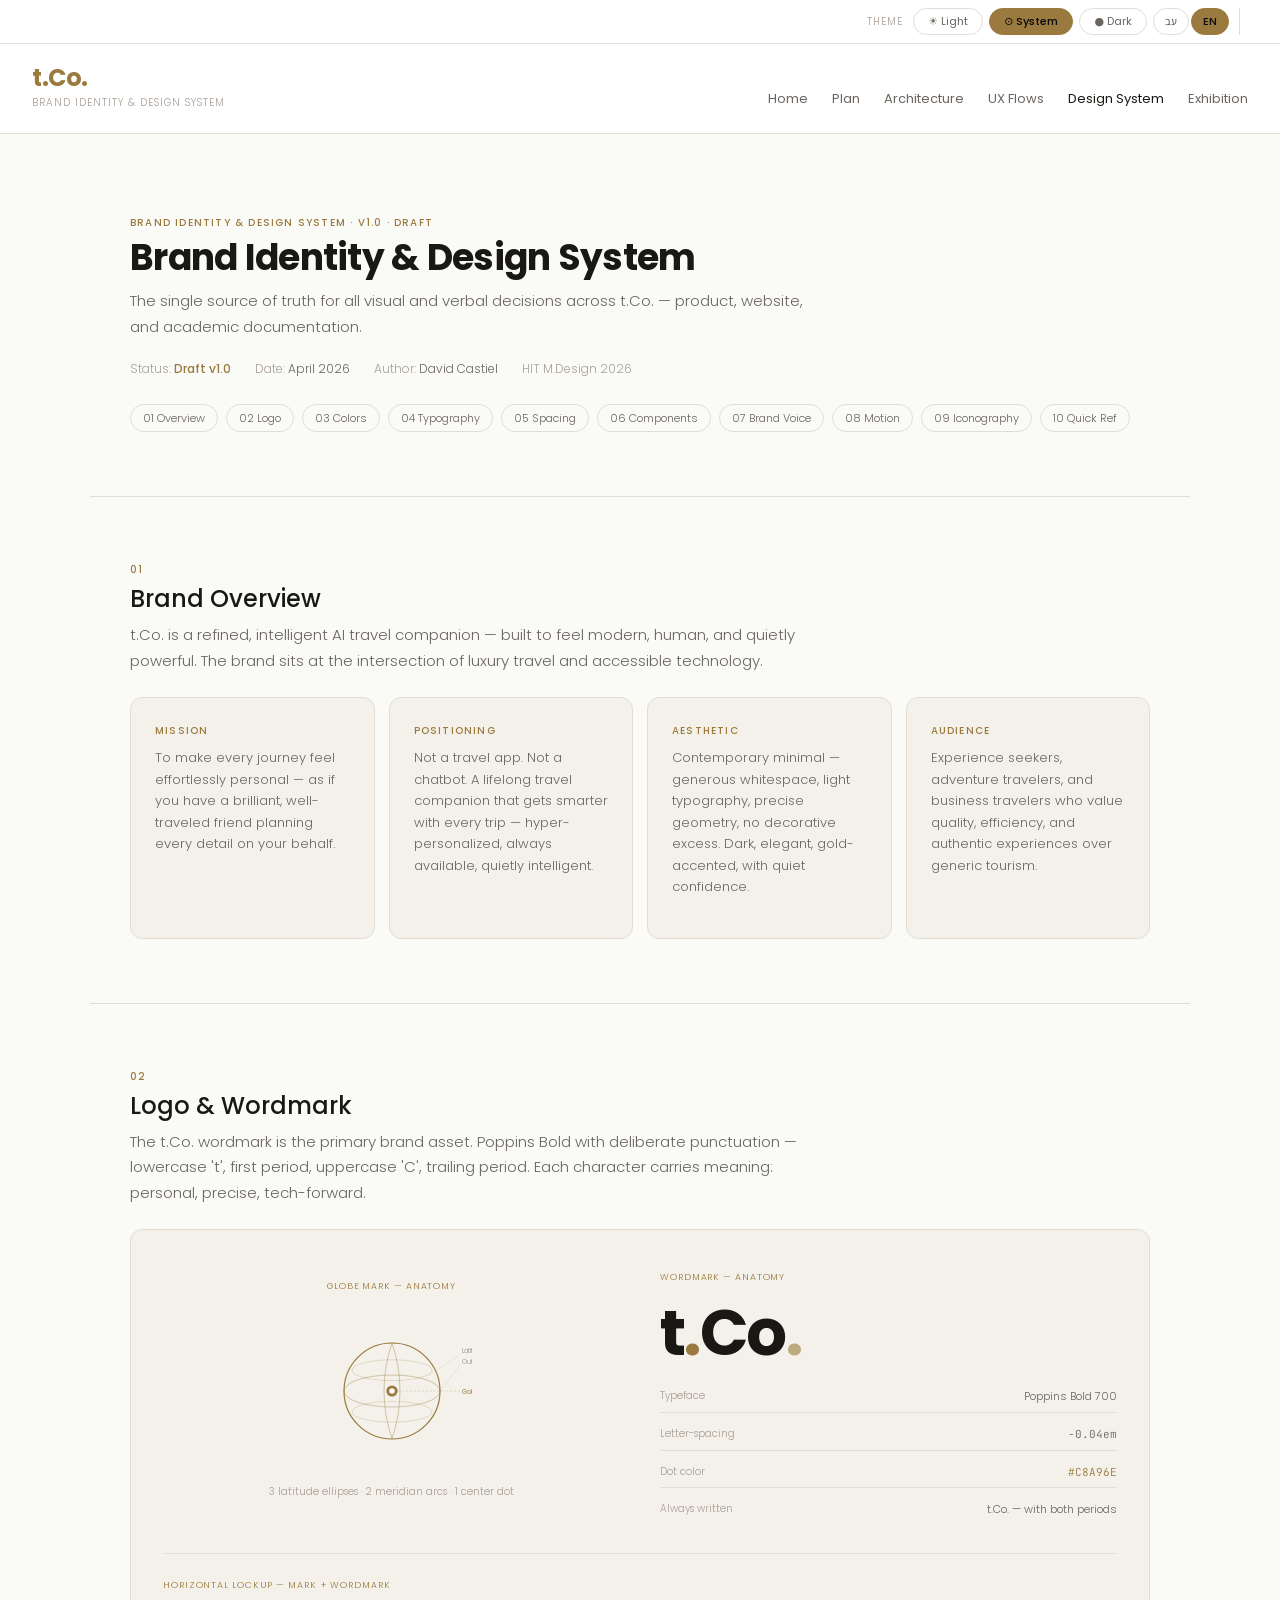
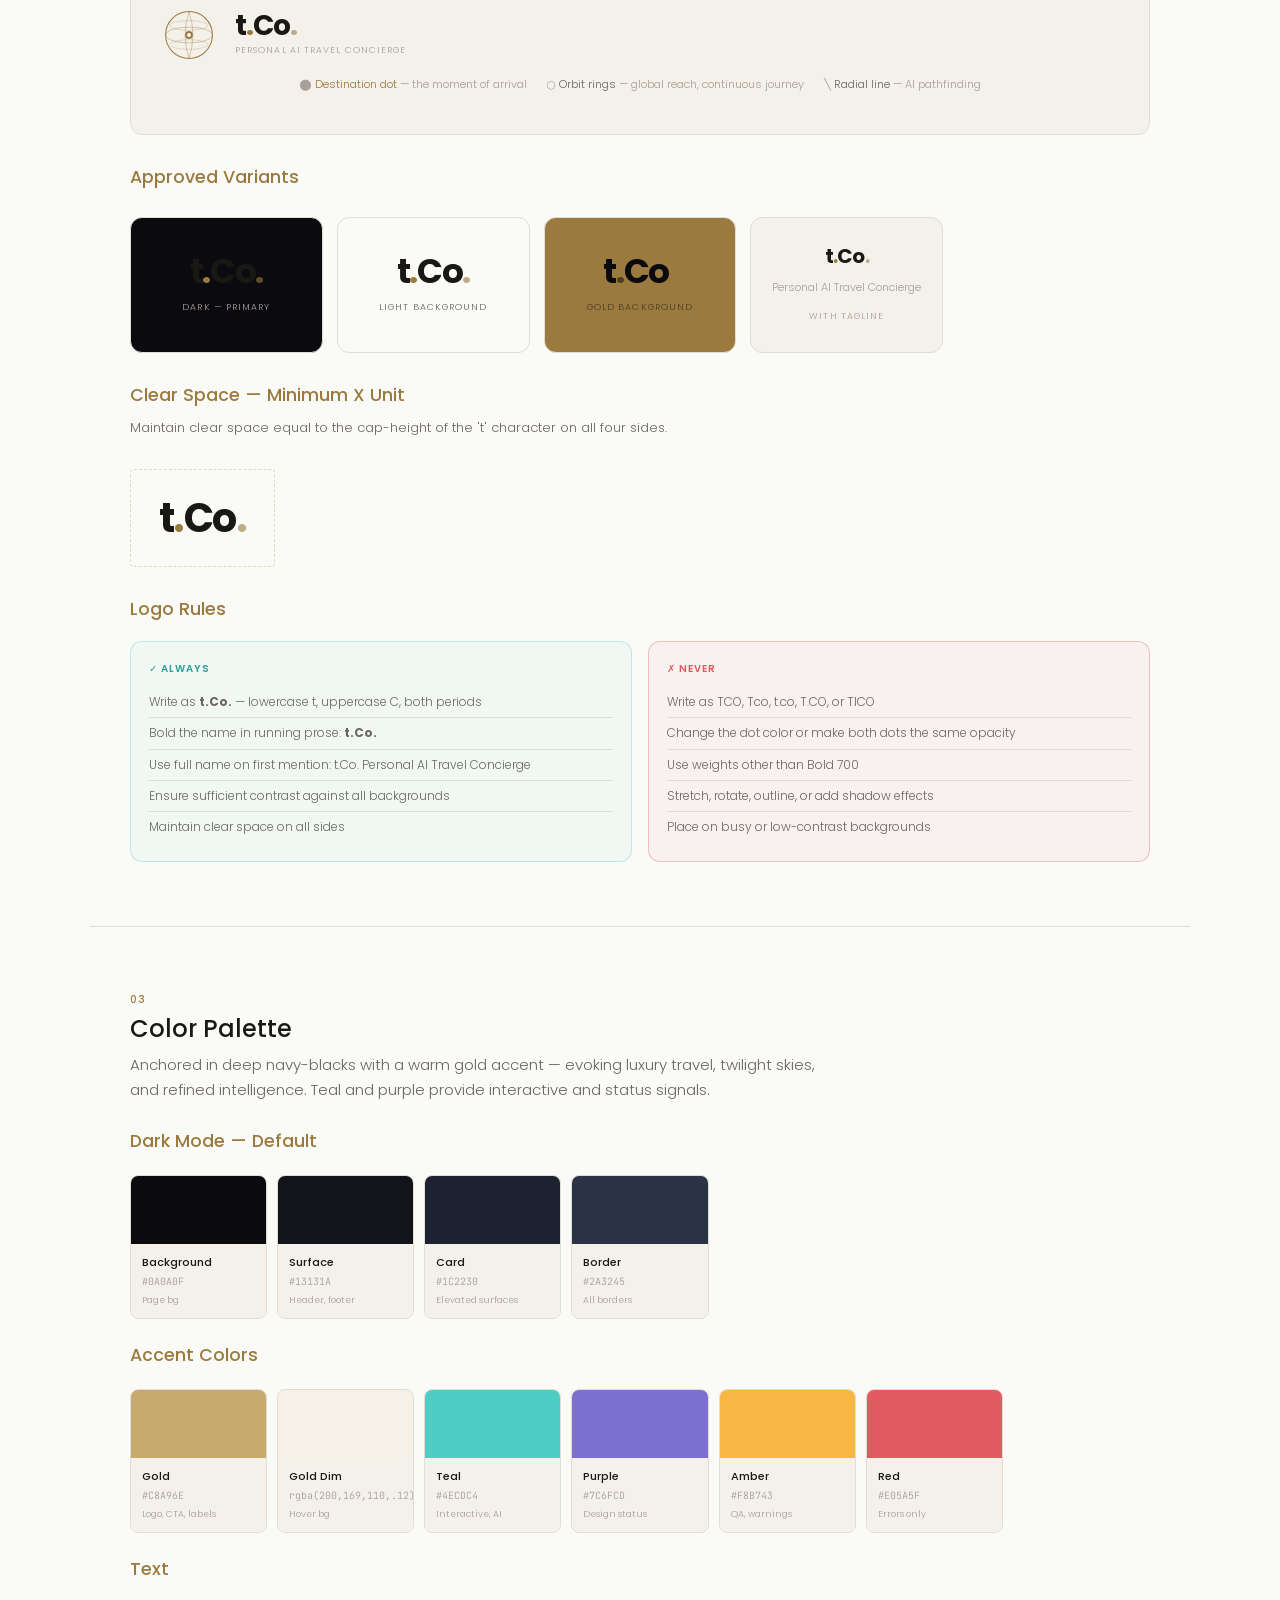
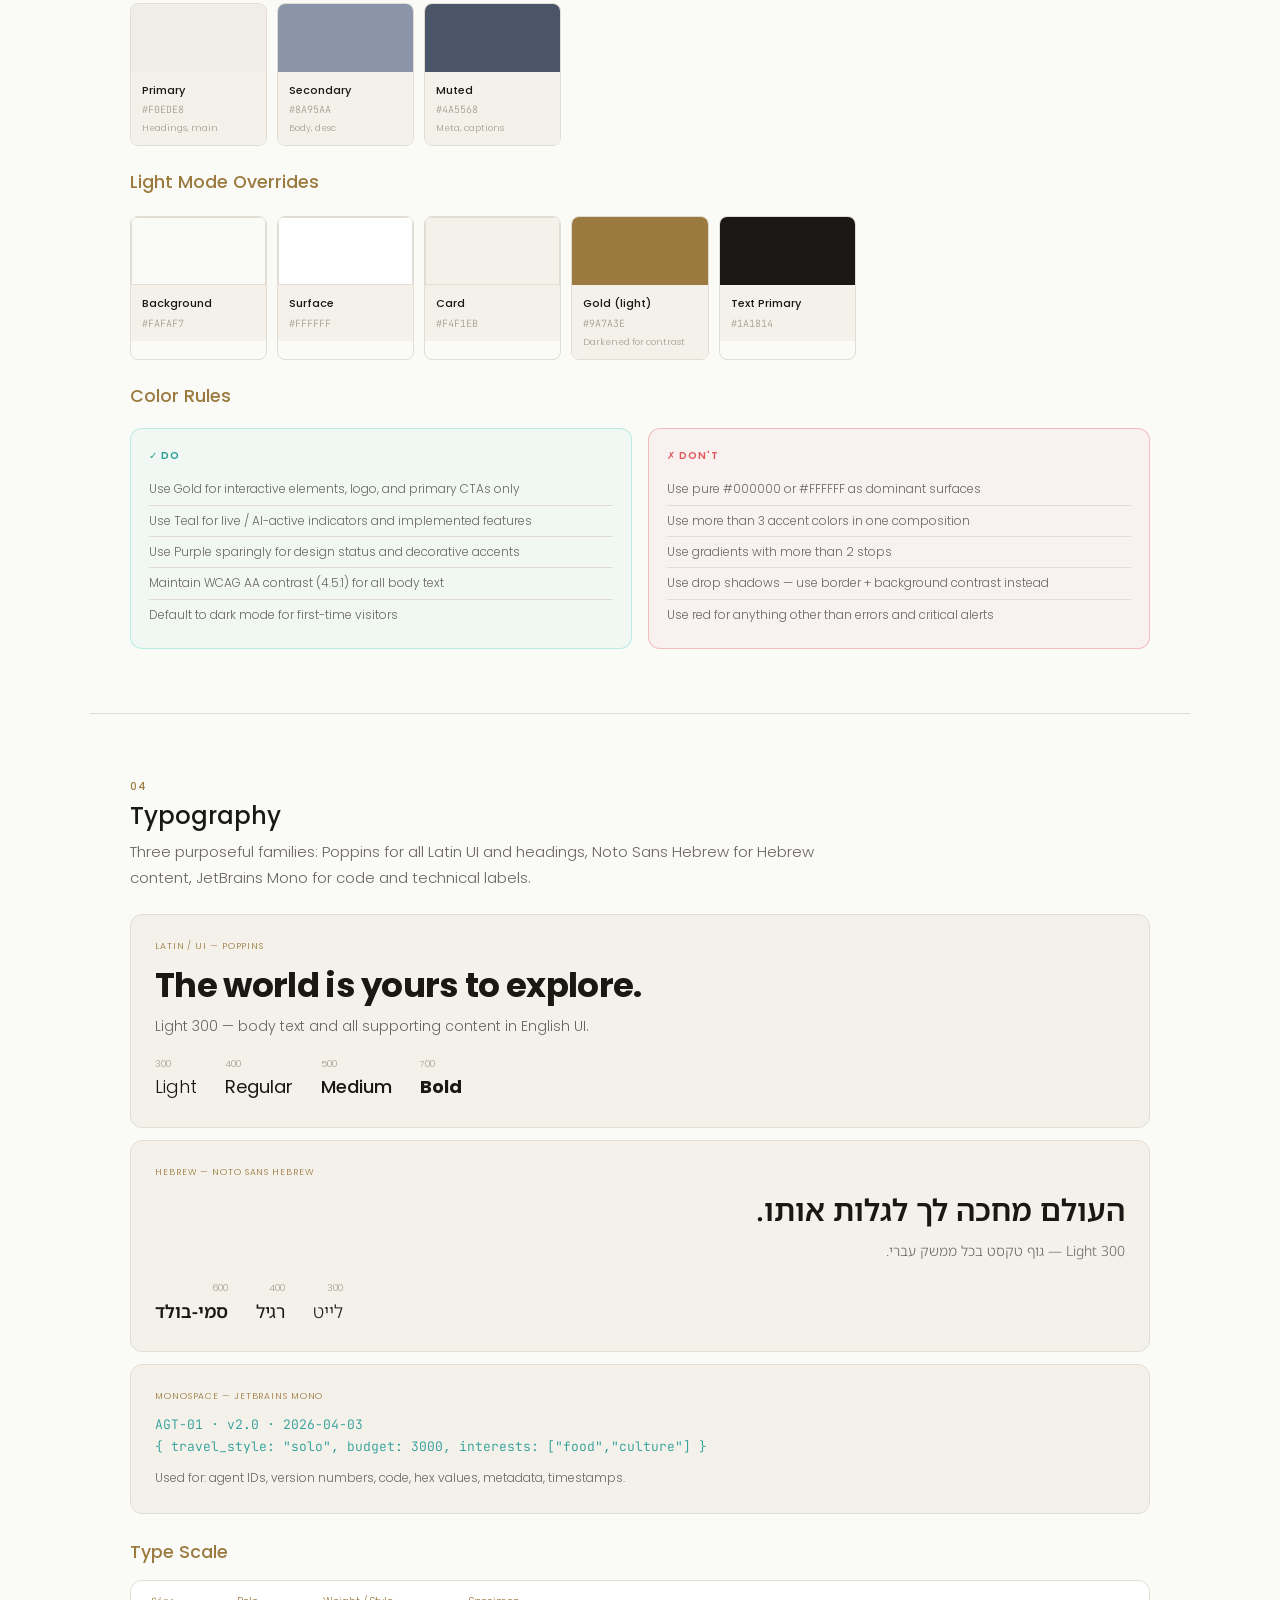
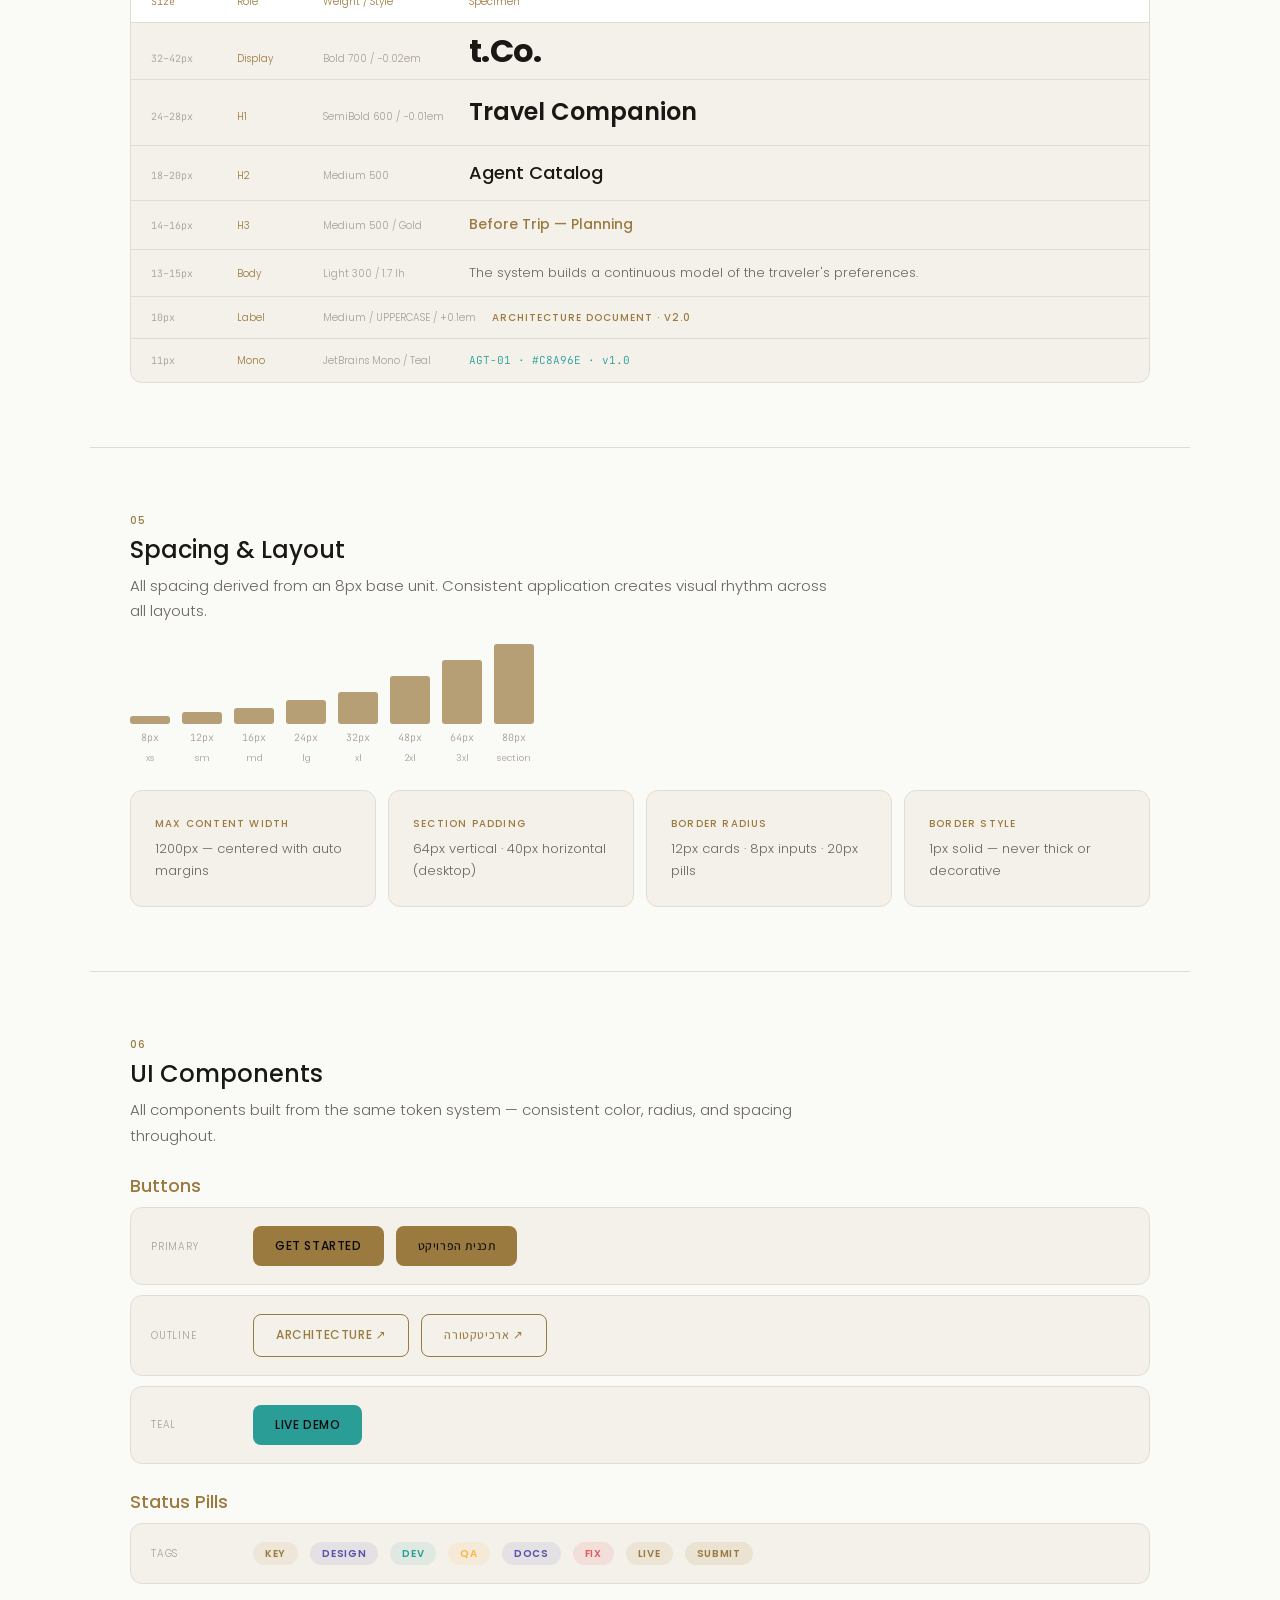
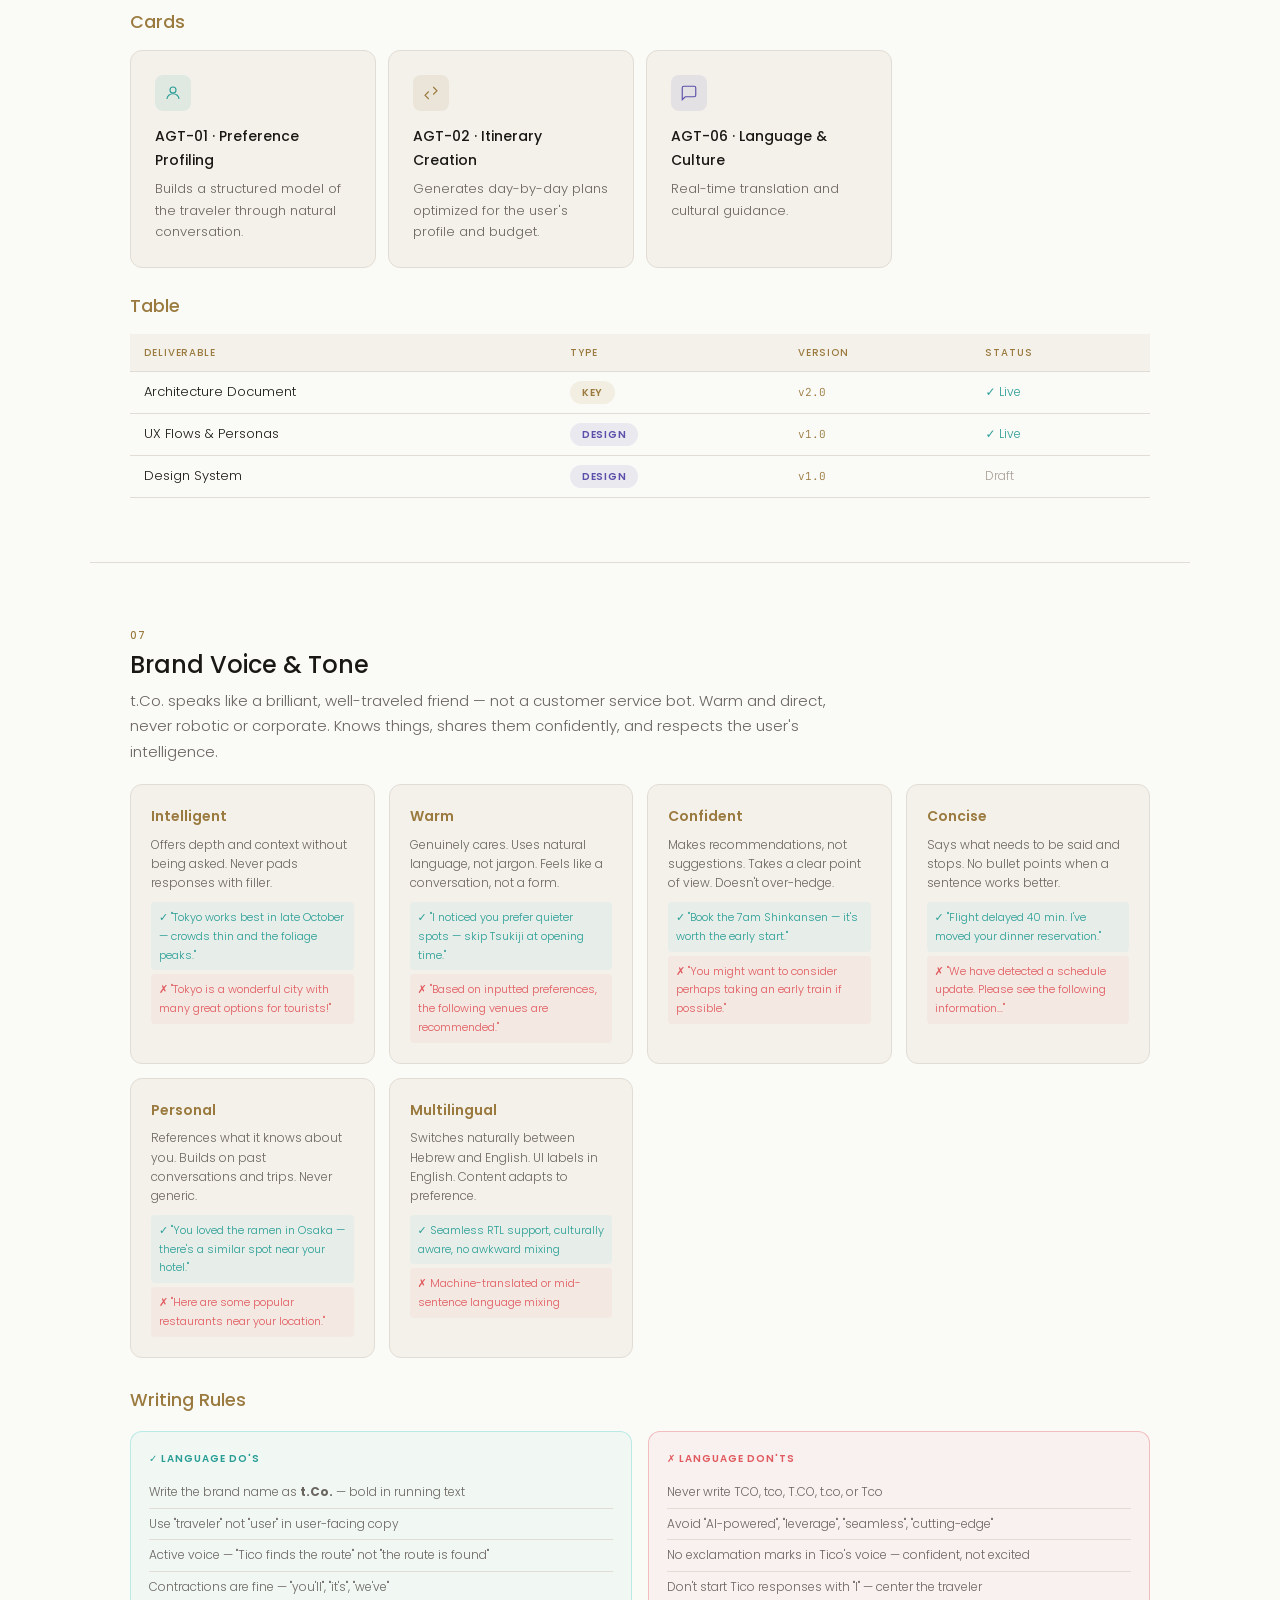
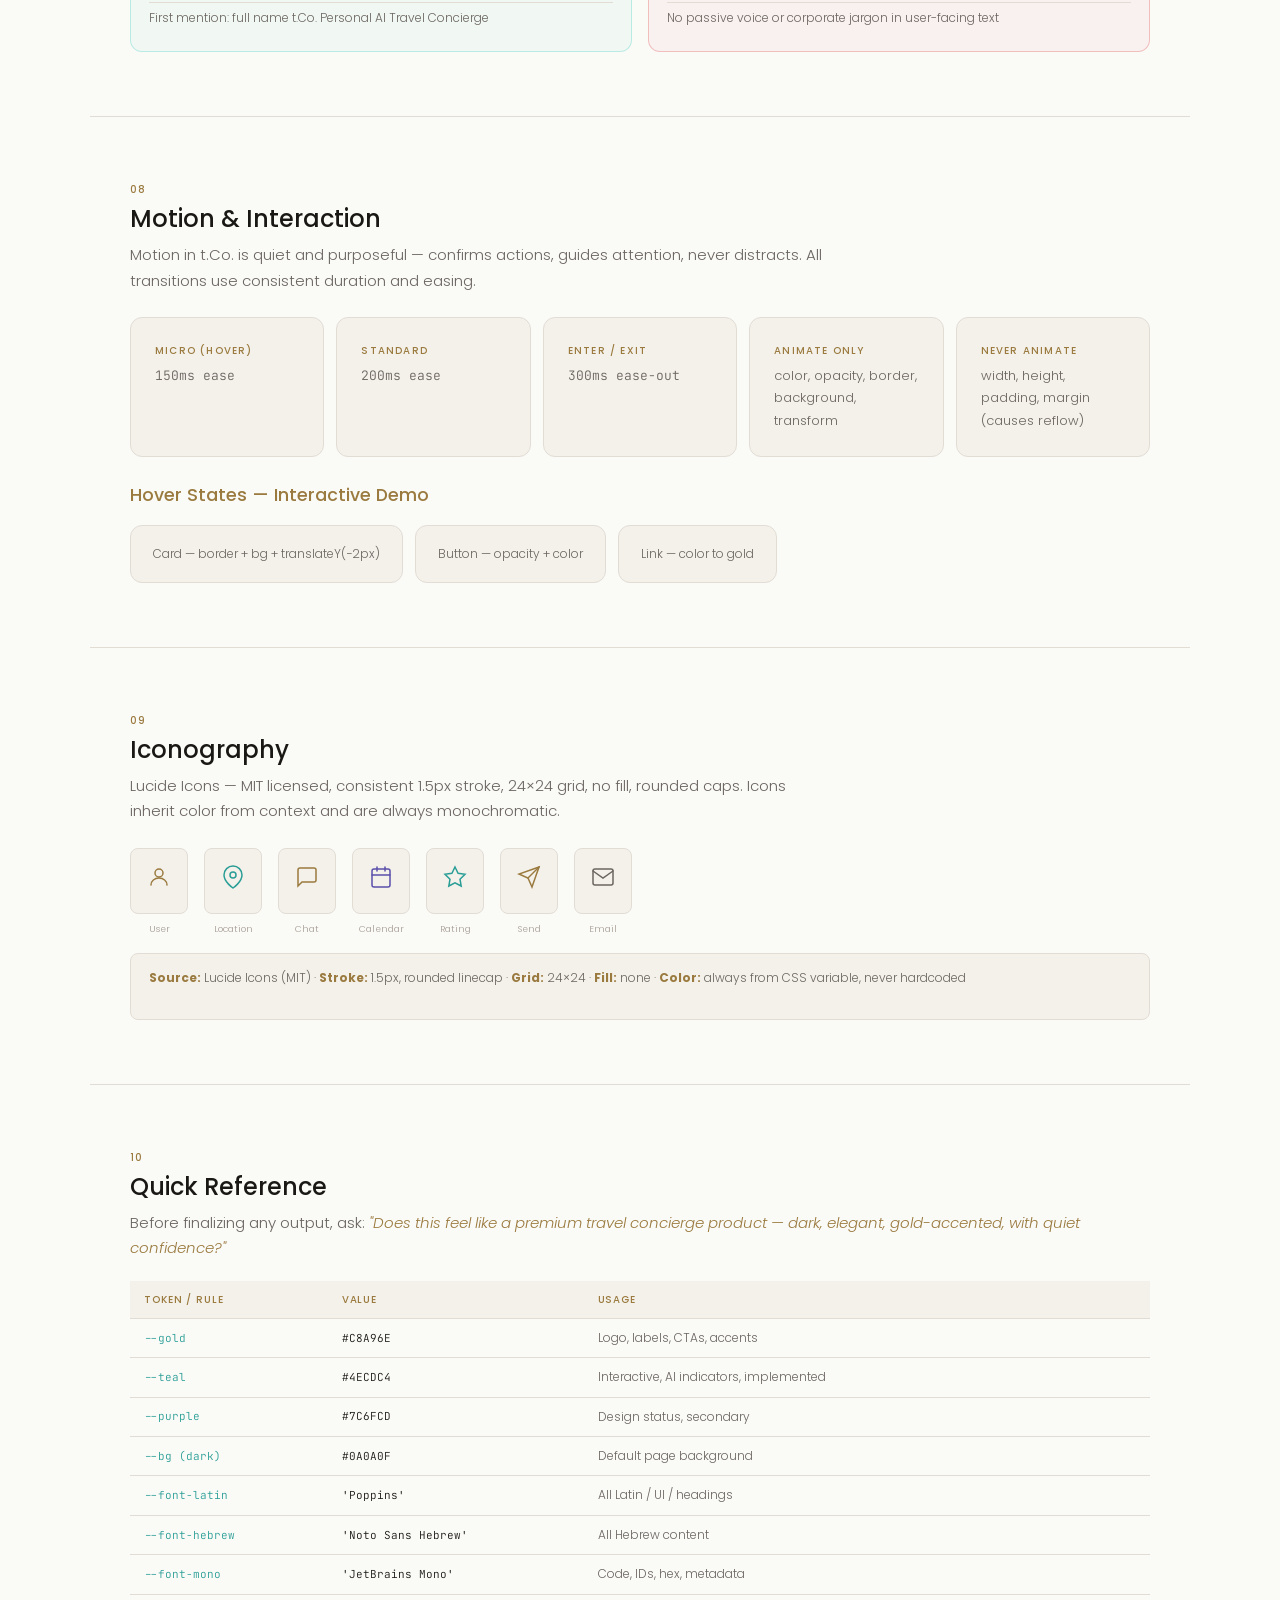
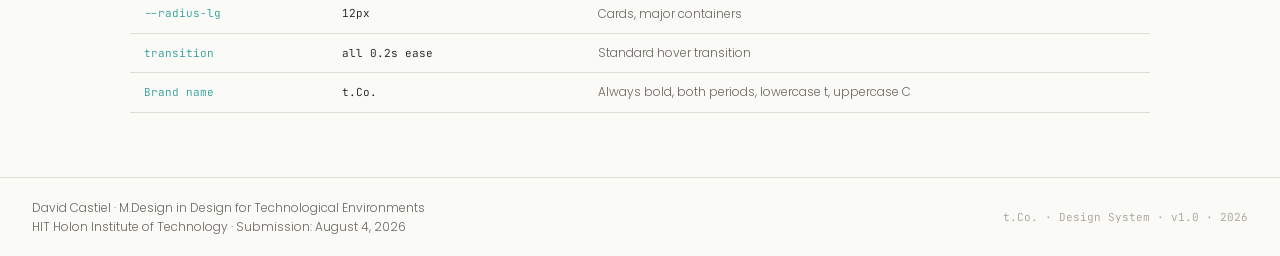
<file: pages/design-system.html>
<!DOCTYPE html>
<html lang="en" data-theme="dark">
<head>
<meta charset="UTF-8"/>
<meta name="viewport" content="width=device-width, initial-scale=1.0"/>
<meta name="version" content="v1.0"/>
<title>t.Co. — Brand Identity & Design System — v1.0</title>
<link rel="stylesheet" href="../assets/css/tco-design.css"/>
<style>
.ds-hero    { padding: 80px 40px 64px; border-bottom: 1px solid var(--border); max-width: 1100px; margin: 0 auto; }
.ds-section { max-width: 1100px; margin: 0 auto; padding: 64px 40px; border-bottom: 1px solid var(--border); }
.ds-section:last-of-type { border-bottom: none; }

/* Wordmark */
.wm { font-family: var(--font-latin); font-weight: 700; letter-spacing: -0.04em; line-height: 1; color: var(--text-primary); }
.wm .dot  { color: var(--gold); }
.wm .dot2 { color: var(--gold); opacity: 0.6; }

/* Logo variants */
.logo-variants { display: grid; grid-template-columns: repeat(auto-fill, minmax(190px,1fr)); gap: 14px; margin-top: 24px; }
.logo-box { border: 1px solid var(--border); border-radius: var(--radius-lg); padding: 28px 20px; display: flex; flex-direction: column; align-items: center; justify-content: center; gap: 12px; min-height: 130px; }
.logo-box-lbl { font-size: 9px; letter-spacing: 0.12em; text-transform: uppercase; color: var(--text-muted); font-family: var(--font-latin); }
.logo-dark  { background: #0A0A0F; }
.logo-light { background: #FAFAF7; }
.logo-gold  { background: var(--gold); }
.logo-light .wm { color: #1A1814; } .logo-light .wm .dot  { color: #9A7A3E; }
.logo-gold  .wm { color: #0A0A0F; } .logo-gold  .wm .dot  { color: rgba(0,0,0,0.5); }

/* Swatches */
.swatch-grid { display: grid; grid-template-columns: repeat(auto-fill, minmax(130px,1fr)); gap: 10px; margin-top: 18px; }
.swatch { border-radius: var(--radius-md); overflow: hidden; border: 1px solid var(--border); }
.swatch-color { height: 68px; }
.swatch-info  { padding: 9px 11px; background: var(--card); }
.swatch-name  { font-size: 11px; font-weight: 500; color: var(--text-primary); font-family: var(--font-latin); }
.swatch-hex   { font-size: 10px; color: var(--text-muted); font-family: var(--font-mono); margin-top: 2px; }
.swatch-role  { font-size: 9px; color: var(--text-muted); margin-top: 3px; font-family: var(--font-latin); }

/* Type */
.type-specimen { padding: 24px; background: var(--card); border: 1px solid var(--border); border-radius: var(--radius-lg); margin-bottom: 12px; }
.type-meta { font-size: 9px; letter-spacing: 0.1em; text-transform: uppercase; color: var(--gold); font-family: var(--font-latin); margin-bottom: 10px; }

/* Spacing */
.spacing-row { display: flex; flex-wrap: wrap; gap: 12px; margin-top: 20px; align-items: flex-end; }
.sp-item { display: flex; flex-direction: column; align-items: center; gap: 5px; }
.sp-bar  { background: var(--gold); opacity: 0.7; border-radius: 3px; width: 40px; }
.sp-val  { font-size: 10px; color: var(--text-muted); font-family: var(--font-mono); }
.sp-lbl  { font-size: 9px; color: var(--text-muted); font-family: var(--font-latin); }

/* Components */
.comp-row { display: flex; align-items: center; flex-wrap: wrap; gap: 12px; padding: 18px 20px; background: var(--card); border: 1px solid var(--border); border-radius: var(--radius-lg); margin-bottom: 10px; }
.comp-lbl { font-size: 10px; letter-spacing: 0.08em; text-transform: uppercase; color: var(--text-muted); min-width: 90px; font-family: var(--font-latin); }

/* Voice */
.voice-grid { display: grid; grid-template-columns: repeat(auto-fill, minmax(220px,1fr)); gap: 14px; margin-top: 20px; }
.voice-card { background: var(--card); border: 1px solid var(--border); border-radius: var(--radius-lg); padding: 20px; }
.voice-trait { font-size: 14px; font-weight: 600; color: var(--gold); font-family: var(--font-latin); margin-bottom: 6px; }
.voice-desc  { font-size: 12px; color: var(--text-secondary); line-height: 1.6; font-family: var(--font-latin); margin-bottom: 10px; }
.voice-eg    { font-size: 11px; color: var(--teal); font-family: var(--font-latin); padding: 6px 8px; background: rgba(78,205,196,0.08); border-radius: 4px; margin-bottom: 4px; }
.voice-no    { font-size: 11px; color: #E05A5F; font-family: var(--font-latin); padding: 6px 8px; background: rgba(224,90,95,0.06); border-radius: 4px; }

/* Dos / Don'ts */
.dd-grid { display: grid; grid-template-columns: 1fr 1fr; gap: 16px; margin-top: 16px; }
.do-box   { border: 1px solid rgba(78,205,196,0.35); background: rgba(78,205,196,0.05); border-radius: var(--radius-lg); padding: 18px; }
.no-box   { border: 1px solid rgba(224,90,95,0.35);  background: rgba(224,90,95,0.05); border-radius: var(--radius-lg); padding: 18px; }
.do-lbl   { font-size: 10px; font-weight: 600; color: var(--teal); font-family: var(--font-latin); letter-spacing: 0.1em; text-transform: uppercase; margin-bottom: 10px; }
.no-lbl   { font-size: 10px; font-weight: 600; color: #E05A5F; font-family: var(--font-latin); letter-spacing: 0.1em; text-transform: uppercase; margin-bottom: 10px; }
.rule-it  { font-size: 12px; color: var(--text-secondary); font-family: var(--font-latin); padding: 5px 0; border-bottom: 1px solid var(--border); }
.rule-it:last-child { border-bottom: none; }

/* Motion */
.motion-box { background: var(--card); border: 1px solid var(--border); border-radius: var(--radius-lg); padding: 18px 22px; cursor: pointer; transition: border-color 0.2s ease, transform 0.2s ease, background 0.2s ease; font-size: 12px; color: var(--text-secondary); font-family: var(--font-latin); }
.motion-box:hover { border-color: var(--gold); background: var(--gold-dim); transform: translateY(-2px); color: var(--gold); }

/* Lang toggle */
.lang-toggle { display:flex; gap:2px; margin-right:8px; border-right:1px solid var(--border); padding-right:10px; }
.lang-btn { padding:4px 11px; border-radius:20px; border:1px solid var(--border); background:transparent; color:var(--text-secondary); font-family:var(--font-latin); font-size:11px; font-weight:500; cursor:pointer; transition:all 0.2s; }
.lang-btn:hover { border-color:var(--gold); color:var(--gold); }
.lang-btn.active { background:var(--gold); border-color:var(--gold); color:#0A0A0F; }

/* Table scale rows */
.trow { display:flex; align-items:baseline; gap:16px; padding:12px 20px; border-bottom:1px solid var(--border); }
.trow:last-child { border-bottom:none; }
.trow-sz { font-size:10px; color:var(--text-muted); font-family:var(--font-mono); min-width:70px; }
.trow-lb { font-size:10px; color:var(--gold); font-family:var(--font-latin); min-width:70px; }
.trow-wt { font-size:10px; color:var(--text-muted); font-family:var(--font-latin); min-width:130px; }

@media (max-width: 768px) {
  .ds-hero,.ds-section { padding: 40px 20px; }
  .dd-grid { grid-template-columns: 1fr; }
  .logo-variants { grid-template-columns: 1fr 1fr; }
  .trow { flex-direction:column; gap:4px; }
  .trow-sz,.trow-lb,.trow-wt { min-width:unset; }
}
</style>
</head>
<body>

<div class="theme-bar">
  <span class="theme-bar__label">Theme</span>
  <button class="theme-btn" onclick="setTheme('light')"  id="btn-light">☀ Light</button>
  <button class="theme-btn" onclick="setTheme('system')" id="btn-system">⊙ System</button>
  <button class="theme-btn active" onclick="setTheme('dark')" id="btn-dark">● Dark</button>
  <div class="lang-toggle">
    <button class="lang-btn" id="btn-he" onclick="setLang('he')">עב</button>
    <button class="lang-btn active" id="btn-en" onclick="setLang('en')">EN</button>
  </div>
</div>

<header class="site-header">
  <div>
    <div class="site-logo">t.Co.</div>
    <div class="site-tagline" data-he="זהות מותג ומדריך עיצוב" data-en="Brand Identity & Design System">Brand Identity & Design System</div>
  </div>
  <nav>
    <ul class="site-nav">
      <li><a href="../index.html"       data-he="בית"          data-en="Home">Home</a></li>
      <li><a href="project-plan.html"   data-he="תכנית"        data-en="Plan">Plan</a></li>
      <li><a href="agents.html"         data-he="ארכיטקטורה"  data-en="Architecture">Architecture</a></li>
      <li><a href="ux-flows.html"       data-he="UX Flows"     data-en="UX Flows">UX Flows</a></li>
      <li><a href="design-system.html" class="active" data-he="Design System" data-en="Design System">Design System</a></li>
      <li><a href="exhibition.html"     data-he="תערוכה"       data-en="Exhibition">Exhibition</a></li>
    </ul>
  </nav>
</header>

<!-- HERO -->
<div class="ds-hero">
  <p class="section-label">Brand Identity & Design System · v1.0 · Draft</p>
  <h1 data-he="זהות מותג ומדריך עיצוב" data-en="Brand Identity & Design System">Brand Identity & Design System</h1>
  <p style="color:var(--text-secondary);margin-top:10px;max-width:680px;font-family:var(--font-latin)">The single source of truth for all visual and verbal decisions across t.Co. — product, website, and academic documentation.</p>
  <div style="display:flex;gap:24px;flex-wrap:wrap;margin-top:20px;font-size:12px;font-family:var(--font-latin)">
    <span style="color:var(--text-muted)">Status: <span style="color:var(--gold);font-weight:500">Draft v1.0</span></span>
    <span style="color:var(--text-muted)">Date: <span style="color:var(--text-secondary)">April 2026</span></span>
    <span style="color:var(--text-muted)">Author: <span style="color:var(--text-secondary)">David Castiel</span></span>
    <span style="color:var(--text-muted)">HIT M.Design 2026</span>
  </div>
  <!-- Mini TOC -->
  <div style="display:flex;flex-wrap:wrap;gap:8px;margin-top:24px">
    <a href="#overview"    style="font-size:11px;padding:4px 12px;border:1px solid var(--border);border-radius:20px;color:var(--text-secondary);text-decoration:none;font-family:var(--font-latin)">01 Overview</a>
    <a href="#logo"        style="font-size:11px;padding:4px 12px;border:1px solid var(--border);border-radius:20px;color:var(--text-secondary);text-decoration:none;font-family:var(--font-latin)">02 Logo</a>
    <a href="#colors"      style="font-size:11px;padding:4px 12px;border:1px solid var(--border);border-radius:20px;color:var(--text-secondary);text-decoration:none;font-family:var(--font-latin)">03 Colors</a>
    <a href="#typography"  style="font-size:11px;padding:4px 12px;border:1px solid var(--border);border-radius:20px;color:var(--text-secondary);text-decoration:none;font-family:var(--font-latin)">04 Typography</a>
    <a href="#spacing"     style="font-size:11px;padding:4px 12px;border:1px solid var(--border);border-radius:20px;color:var(--text-secondary);text-decoration:none;font-family:var(--font-latin)">05 Spacing</a>
    <a href="#components"  style="font-size:11px;padding:4px 12px;border:1px solid var(--border);border-radius:20px;color:var(--text-secondary);text-decoration:none;font-family:var(--font-latin)">06 Components</a>
    <a href="#voice"       style="font-size:11px;padding:4px 12px;border:1px solid var(--border);border-radius:20px;color:var(--text-secondary);text-decoration:none;font-family:var(--font-latin)">07 Brand Voice</a>
    <a href="#motion"      style="font-size:11px;padding:4px 12px;border:1px solid var(--border);border-radius:20px;color:var(--text-secondary);text-decoration:none;font-family:var(--font-latin)">08 Motion</a>
    <a href="#icons"       style="font-size:11px;padding:4px 12px;border:1px solid var(--border);border-radius:20px;color:var(--text-secondary);text-decoration:none;font-family:var(--font-latin)">09 Iconography</a>
    <a href="#reference"   style="font-size:11px;padding:4px 12px;border:1px solid var(--border);border-radius:20px;color:var(--text-secondary);text-decoration:none;font-family:var(--font-latin)">10 Quick Ref</a>
  </div>
</div>

<!-- 01 OVERVIEW -->
<div class="ds-section" id="overview">
  <p class="section-label">01</p>
  <h2>Brand Overview</h2>
  <p style="color:var(--text-secondary);margin-top:8px;max-width:700px;font-family:var(--font-latin)">t.Co. is a refined, intelligent AI travel companion — built to feel modern, human, and quietly powerful. The brand sits at the intersection of luxury travel and accessible technology.</p>
  <div style="display:grid;grid-template-columns:repeat(auto-fill,minmax(220px,1fr));gap:14px;margin-top:24px">
    <div class="card"><div class="section-label" style="margin-bottom:8px">Mission</div><p style="font-size:13px;color:var(--text-secondary);line-height:1.65;font-family:var(--font-latin)">To make every journey feel effortlessly personal — as if you have a brilliant, well-traveled friend planning every detail on your behalf.</p></div>
    <div class="card"><div class="section-label" style="margin-bottom:8px">Positioning</div><p style="font-size:13px;color:var(--text-secondary);line-height:1.65;font-family:var(--font-latin)">Not a travel app. Not a chatbot. A lifelong travel companion that gets smarter with every trip — hyper-personalized, always available, quietly intelligent.</p></div>
    <div class="card"><div class="section-label" style="margin-bottom:8px">Aesthetic</div><p style="font-size:13px;color:var(--text-secondary);line-height:1.65;font-family:var(--font-latin)">Contemporary minimal — generous whitespace, light typography, precise geometry, no decorative excess. Dark, elegant, gold-accented, with quiet confidence.</p></div>
    <div class="card"><div class="section-label" style="margin-bottom:8px">Audience</div><p style="font-size:13px;color:var(--text-secondary);line-height:1.65;font-family:var(--font-latin)">Experience seekers, adventure travelers, and business travelers who value quality, efficiency, and authentic experiences over generic tourism.</p></div>
  </div>
</div>

<!-- 02 LOGO -->
<div class="ds-section" id="logo">
  <p class="section-label">02</p>
  <h2>Logo & Wordmark</h2>
  <p style="color:var(--text-secondary);margin-top:8px;max-width:700px;font-family:var(--font-latin)">The t.Co. wordmark is the primary brand asset. Poppins Bold with deliberate punctuation — lowercase 't', first period, uppercase 'C', trailing period. Each character carries meaning: personal, precise, tech-forward.</p>

  <!-- Mark + Wordmark anatomy -->
  <div style="margin-top:24px;padding:40px 32px;background:var(--card);border:1px solid var(--border);border-radius:var(--radius-lg)">
    <div style="display:grid;grid-template-columns:1fr 1fr;gap:40px;align-items:center">

      <!-- Globe mark anatomy -->
      <div style="text-align:center">
        <p style="font-size:9px;letter-spacing:0.1em;text-transform:uppercase;color:var(--gold);font-family:var(--font-latin);margin-bottom:16px">Globe Mark — Anatomy</p>
        <svg viewBox="0 0 200 200" style="width:160px;height:160px;display:block;margin:0 auto">
          <circle cx="100" cy="100" r="60" fill="none" stroke="var(--gold)" stroke-width="1.5"/>
          <ellipse cx="100" cy="100" rx="60" ry="20" fill="none" stroke="var(--gold)" stroke-width="1" opacity="0.5"/>
          <ellipse cx="100" cy="74" rx="50" ry="13" fill="none" stroke="var(--gold)" stroke-width="0.8" opacity="0.35"/>
          <ellipse cx="100" cy="126" rx="50" ry="13" fill="none" stroke="var(--gold)" stroke-width="0.8" opacity="0.35"/>
          <path d="M100,40 Q120,100 100,160" fill="none" stroke="var(--gold)" stroke-width="1" opacity="0.5"/>
          <path d="M100,40 Q80,100 100,160" fill="none" stroke="var(--gold)" stroke-width="1" opacity="0.5"/>
          <circle cx="100" cy="100" r="7" fill="var(--gold)"/>
          <circle cx="100" cy="100" r="3.5" fill="var(--bg)"/>
          <!-- Annotation lines -->
          <line x1="160" y1="100" x2="185" y2="68" stroke="var(--gold)" stroke-width="0.5" stroke-dasharray="3,2" opacity="0.5"/>
          <text x="188" y="66" font-family="Poppins,sans-serif" font-size="8" fill="var(--text-muted)" font-weight="400">Outer ring</text>
          <line x1="146" y1="80" x2="185" y2="55" stroke="var(--gold)" stroke-width="0.5" stroke-dasharray="3,2" opacity="0.4"/>
          <text x="188" y="53" font-family="Poppins,sans-serif" font-size="8" fill="var(--text-muted)" font-weight="400">Latitude arc</text>
          <line x1="107" y1="100" x2="185" y2="100" stroke="var(--gold)" stroke-width="0.5" stroke-dasharray="3,2" opacity="0.5"/>
          <text x="188" y="104" font-family="Poppins,sans-serif" font-size="8" fill="var(--gold)" font-weight="400">Gold center</text>
        </svg>
        <p style="font-size:10px;color:var(--text-muted);font-family:var(--font-latin);margin-top:12px">3 latitude ellipses · 2 meridian arcs · 1 center dot</p>
      </div>

      <!-- Wordmark anatomy -->
      <div>
        <p style="font-size:9px;letter-spacing:0.1em;text-transform:uppercase;color:var(--gold);font-family:var(--font-latin);margin-bottom:16px">Wordmark — Anatomy</p>
        <div class="wm" style="font-size:64px;margin-bottom:16px">t<span class="dot">.</span>Co<span class="dot2">.</span></div>
        <div style="display:flex;flex-direction:column;gap:6px">
          <div style="display:flex;justify-content:space-between;padding:6px 0;border-bottom:1px solid var(--border)">
            <span style="font-size:10px;color:var(--text-muted);font-family:var(--font-latin)">Typeface</span>
            <span style="font-size:11px;color:var(--text-secondary);font-family:var(--font-latin)">Poppins Bold 700</span>
          </div>
          <div style="display:flex;justify-content:space-between;padding:6px 0;border-bottom:1px solid var(--border)">
            <span style="font-size:10px;color:var(--text-muted);font-family:var(--font-latin)">Letter-spacing</span>
            <span style="font-size:11px;color:var(--text-secondary);font-family:var(--font-mono)">−0.04em</span>
          </div>
          <div style="display:flex;justify-content:space-between;padding:6px 0;border-bottom:1px solid var(--border)">
            <span style="font-size:10px;color:var(--text-muted);font-family:var(--font-latin)">Dot color</span>
            <span style="font-size:11px;color:var(--gold);font-family:var(--font-mono)">#C8A96E</span>
          </div>
          <div style="display:flex;justify-content:space-between;padding:6px 0">
            <span style="font-size:10px;color:var(--text-muted);font-family:var(--font-latin)">Always written</span>
            <span style="font-size:11px;color:var(--text-secondary);font-family:var(--font-latin)">t.Co. — with both periods</span>
          </div>
        </div>
      </div>
    </div>

    <!-- Full horizontal lockup -->
    <div style="margin-top:28px;padding-top:24px;border-top:1px solid var(--border)">
      <p style="font-size:9px;letter-spacing:0.1em;text-transform:uppercase;color:var(--gold);font-family:var(--font-latin);margin-bottom:16px">Horizontal Lockup — Mark + Wordmark</p>
      <div style="display:flex;align-items:center;gap:20px">
        <svg viewBox="0 0 60 60" style="width:52px;height:52px;flex-shrink:0">
          <circle cx="30" cy="30" r="27" fill="none" stroke="var(--gold)" stroke-width="1.2"/>
          <ellipse cx="30" cy="30" rx="27" ry="9" fill="none" stroke="var(--gold)" stroke-width="0.9" opacity="0.5"/>
          <ellipse cx="30" cy="19" rx="22" ry="5.5" fill="none" stroke="var(--gold)" stroke-width="0.8" opacity="0.35"/>
          <ellipse cx="30" cy="41" rx="22" ry="5.5" fill="none" stroke="var(--gold)" stroke-width="0.8" opacity="0.35"/>
          <path d="M30,3 Q39,30 30,57" fill="none" stroke="var(--gold)" stroke-width="0.9" opacity="0.5"/>
          <path d="M30,3 Q21,30 30,57" fill="none" stroke="var(--gold)" stroke-width="0.9" opacity="0.5"/>
          <circle cx="30" cy="30" r="4.5" fill="var(--gold)"/>
          <circle cx="30" cy="30" r="2.2" fill="var(--bg)"/>
        </svg>
        <div>
          <div class="wm" style="font-size:28px;line-height:1">t<span class="dot">.</span>Co<span class="dot2">.</span></div>
          <div style="font-size:9px;letter-spacing:0.12em;text-transform:uppercase;color:var(--text-muted);font-family:var(--font-latin);margin-top:3px">Personal AI Travel Concierge</div>
        </div>
      </div>
    </div>    <div style="margin-top:14px;display:flex;flex-wrap:wrap;justify-content:center;gap:20px;font-size:11px;font-family:var(--font-latin);color:var(--text-muted)">
      <span>⬤ <span style="color:var(--gold)">Destination dot</span> — the moment of arrival</span>
      <span>○ <span style="color:var(--text-secondary)">Orbit rings</span> — global reach, continuous journey</span>
      <span>╲ <span style="color:var(--text-secondary)">Radial line</span> — AI pathfinding</span>
    </div>
  </div>

  <!-- Variants -->
  <h3 style="margin-top:28px">Approved Variants</h3>
  <div class="logo-variants">
    <div class="logo-box logo-dark"><div class="wm" style="font-size:34px">t<span class="dot">.</span>Co<span class="dot2">.</span></div><div class="logo-box-lbl">Dark — primary</div></div>
    <div class="logo-box logo-light"><div class="wm" style="font-size:34px">t<span class="dot">.</span>Co<span class="dot2">.</span></div><div class="logo-box-lbl" style="color:#6B6560">Light background</div></div>
    <div class="logo-box logo-gold"><div class="wm" style="font-size:34px">t<span class="dot">.</span>Co<span class="dot2">.</span></div><div class="logo-box-lbl" style="color:rgba(0,0,0,0.5)">Gold background</div></div>
    <div class="logo-box" style="background:var(--card)"><div class="wm" style="font-size:20px">t<span class="dot">.</span>Co<span class="dot2">.</span></div><div style="font-size:11px;color:var(--text-muted);font-family:var(--font-latin)">Personal AI Travel Concierge</div><div class="logo-box-lbl">With tagline</div></div>
  </div>

  <!-- Clearspace -->
  <h3 style="margin-top:28px">Clear Space — Minimum X Unit</h3>
  <p style="font-size:13px;color:var(--text-secondary);font-family:var(--font-latin);margin-top:6px">Maintain clear space equal to the cap-height of the 't' character on all four sides.</p>
  <div style="margin-top:14px;display:inline-block;border:1px dashed rgba(200,169,110,0.4);padding:28px;border-radius:4px">
    <div class="wm" style="font-size:40px">t<span class="dot">.</span>Co<span class="dot2">.</span></div>
  </div>

  <!-- Don'ts -->
  <h3 style="margin-top:28px">Logo Rules</h3>
  <div class="dd-grid">
    <div class="do-box">
      <div class="do-lbl">✓ Always</div>
      <div class="rule-it">Write as <strong>t.Co.</strong> — lowercase t, uppercase C, both periods</div>
      <div class="rule-it">Bold the name in running prose: <strong>t.Co.</strong></div>
      <div class="rule-it">Use full name on first mention: t.Co. Personal AI Travel Concierge</div>
      <div class="rule-it">Ensure sufficient contrast against all backgrounds</div>
      <div class="rule-it">Maintain clear space on all sides</div>
    </div>
    <div class="no-box">
      <div class="no-lbl">✗ Never</div>
      <div class="rule-it">Write as TCO, Tco, t.co, T.CO, or TICO</div>
      <div class="rule-it">Change the dot color or make both dots the same opacity</div>
      <div class="rule-it">Use weights other than Bold 700</div>
      <div class="rule-it">Stretch, rotate, outline, or add shadow effects</div>
      <div class="rule-it">Place on busy or low-contrast backgrounds</div>
    </div>
  </div>
</div>

<!-- 03 COLORS -->
<div class="ds-section" id="colors">
  <p class="section-label">03</p>
  <h2>Color Palette</h2>
  <p style="color:var(--text-secondary);margin-top:8px;max-width:700px;font-family:var(--font-latin)">Anchored in deep navy-blacks with a warm gold accent — evoking luxury travel, twilight skies, and refined intelligence. Teal and purple provide interactive and status signals.</p>

  <h3 style="margin-top:24px">Dark Mode — Default</h3>
  <div class="swatch-grid">
    <div class="swatch"><div class="swatch-color" style="background:#0A0A0F"></div><div class="swatch-info"><div class="swatch-name">Background</div><div class="swatch-hex">#0A0A0F</div><div class="swatch-role">Page bg</div></div></div>
    <div class="swatch"><div class="swatch-color" style="background:#13131A"></div><div class="swatch-info"><div class="swatch-name">Surface</div><div class="swatch-hex">#13131A</div><div class="swatch-role">Header, footer</div></div></div>
    <div class="swatch"><div class="swatch-color" style="background:#1C2230"></div><div class="swatch-info"><div class="swatch-name">Card</div><div class="swatch-hex">#1C2230</div><div class="swatch-role">Elevated surfaces</div></div></div>
    <div class="swatch"><div class="swatch-color" style="background:#2A3245"></div><div class="swatch-info"><div class="swatch-name">Border</div><div class="swatch-hex">#2A3245</div><div class="swatch-role">All borders</div></div></div>
  </div>

  <h3 style="margin-top:22px">Accent Colors</h3>
  <div class="swatch-grid">
    <div class="swatch"><div class="swatch-color" style="background:#C8A96E"></div><div class="swatch-info"><div class="swatch-name">Gold</div><div class="swatch-hex">#C8A96E</div><div class="swatch-role">Logo, CTA, labels</div></div></div>
    <div class="swatch"><div class="swatch-color" style="background:rgba(200,169,110,0.12)"></div><div class="swatch-info"><div class="swatch-name">Gold Dim</div><div class="swatch-hex">rgba(200,169,110,.12)</div><div class="swatch-role">Hover bg</div></div></div>
    <div class="swatch"><div class="swatch-color" style="background:#4ECDC4"></div><div class="swatch-info"><div class="swatch-name">Teal</div><div class="swatch-hex">#4ECDC4</div><div class="swatch-role">Interactive, AI</div></div></div>
    <div class="swatch"><div class="swatch-color" style="background:#7C6FCD"></div><div class="swatch-info"><div class="swatch-name">Purple</div><div class="swatch-hex">#7C6FCD</div><div class="swatch-role">Design status</div></div></div>
    <div class="swatch"><div class="swatch-color" style="background:#F8B743"></div><div class="swatch-info"><div class="swatch-name">Amber</div><div class="swatch-hex">#F8B743</div><div class="swatch-role">QA, warnings</div></div></div>
    <div class="swatch"><div class="swatch-color" style="background:#E05A5F"></div><div class="swatch-info"><div class="swatch-name">Red</div><div class="swatch-hex">#E05A5F</div><div class="swatch-role">Errors only</div></div></div>
  </div>

  <h3 style="margin-top:22px">Text</h3>
  <div class="swatch-grid">
    <div class="swatch"><div class="swatch-color" style="background:#F0EDE8"></div><div class="swatch-info"><div class="swatch-name">Primary</div><div class="swatch-hex">#F0EDE8</div><div class="swatch-role">Headings, main</div></div></div>
    <div class="swatch"><div class="swatch-color" style="background:#8A95AA"></div><div class="swatch-info"><div class="swatch-name">Secondary</div><div class="swatch-hex">#8A95AA</div><div class="swatch-role">Body, desc</div></div></div>
    <div class="swatch"><div class="swatch-color" style="background:#4A5568"></div><div class="swatch-info"><div class="swatch-name">Muted</div><div class="swatch-hex">#4A5568</div><div class="swatch-role">Meta, captions</div></div></div>
  </div>

  <h3 style="margin-top:22px">Light Mode Overrides</h3>
  <div class="swatch-grid">
    <div class="swatch"><div class="swatch-color" style="background:#FAFAF7;border:1px solid #E2DDD4"></div><div class="swatch-info"><div class="swatch-name">Background</div><div class="swatch-hex">#FAFAF7</div></div></div>
    <div class="swatch"><div class="swatch-color" style="background:#FFFFFF;border:1px solid #E2DDD4"></div><div class="swatch-info"><div class="swatch-name">Surface</div><div class="swatch-hex">#FFFFFF</div></div></div>
    <div class="swatch"><div class="swatch-color" style="background:#F4F1EB;border:1px solid #E2DDD4"></div><div class="swatch-info"><div class="swatch-name">Card</div><div class="swatch-hex">#F4F1EB</div></div></div>
    <div class="swatch"><div class="swatch-color" style="background:#9A7A3E"></div><div class="swatch-info"><div class="swatch-name">Gold (light)</div><div class="swatch-hex">#9A7A3E</div><div class="swatch-role">Darkened for contrast</div></div></div>
    <div class="swatch"><div class="swatch-color" style="background:#1A1814"></div><div class="swatch-info"><div class="swatch-name">Text Primary</div><div class="swatch-hex">#1A1814</div></div></div>
  </div>

  <h3 style="margin-top:22px">Color Rules</h3>
  <div class="dd-grid">
    <div class="do-box">
      <div class="do-lbl">✓ Do</div>
      <div class="rule-it">Use Gold for interactive elements, logo, and primary CTAs only</div>
      <div class="rule-it">Use Teal for live / AI-active indicators and implemented features</div>
      <div class="rule-it">Use Purple sparingly for design status and decorative accents</div>
      <div class="rule-it">Maintain WCAG AA contrast (4.5:1) for all body text</div>
      <div class="rule-it">Default to dark mode for first-time visitors</div>
    </div>
    <div class="no-box">
      <div class="no-lbl">✗ Don't</div>
      <div class="rule-it">Use pure #000000 or #FFFFFF as dominant surfaces</div>
      <div class="rule-it">Use more than 3 accent colors in one composition</div>
      <div class="rule-it">Use gradients with more than 2 stops</div>
      <div class="rule-it">Use drop shadows — use border + background contrast instead</div>
      <div class="rule-it">Use red for anything other than errors and critical alerts</div>
    </div>
  </div>
</div>

<!-- 04 TYPOGRAPHY -->
<div class="ds-section" id="typography">
  <p class="section-label">04</p>
  <h2>Typography</h2>
  <p style="color:var(--text-secondary);margin-top:8px;max-width:700px;font-family:var(--font-latin)">Three purposeful families: Poppins for all Latin UI and headings, Noto Sans Hebrew for Hebrew content, JetBrains Mono for code and technical labels.</p>

  <div class="type-specimen" style="margin-top:24px">
    <div class="type-meta">Latin / UI — Poppins</div>
    <div style="font-family:'Poppins',sans-serif;font-size:34px;font-weight:700;color:var(--text-primary);letter-spacing:-0.02em;line-height:1.2">The world is yours to explore.</div>
    <div style="font-family:'Poppins',sans-serif;font-size:14px;font-weight:300;color:var(--text-secondary);line-height:1.7;margin-top:10px">Light 300 — body text and all supporting content in English UI.</div>
    <div style="display:flex;gap:28px;margin-top:18px;flex-wrap:wrap">
      <div><div style="font-size:9px;color:var(--text-muted);font-family:var(--font-latin)">300</div><div style="font-family:'Poppins',sans-serif;font-weight:300;font-size:18px;color:var(--text-primary)">Light</div></div>
      <div><div style="font-size:9px;color:var(--text-muted);font-family:var(--font-latin)">400</div><div style="font-family:'Poppins',sans-serif;font-weight:400;font-size:18px;color:var(--text-primary)">Regular</div></div>
      <div><div style="font-size:9px;color:var(--text-muted);font-family:var(--font-latin)">500</div><div style="font-family:'Poppins',sans-serif;font-weight:500;font-size:18px;color:var(--text-primary)">Medium</div></div>
      <div><div style="font-size:9px;color:var(--text-muted);font-family:var(--font-latin)">700</div><div style="font-family:'Poppins',sans-serif;font-weight:700;font-size:18px;color:var(--text-primary)">Bold</div></div>
    </div>
  </div>

  <div class="type-specimen">
    <div class="type-meta">Hebrew — Noto Sans Hebrew</div>
    <div style="font-family:'Noto Sans Hebrew',sans-serif;font-size:30px;font-weight:600;color:var(--text-primary);direction:rtl;text-align:right;line-height:1.3">העולם מחכה לך לגלות אותו.</div>
    <div style="font-family:'Noto Sans Hebrew',sans-serif;font-size:14px;font-weight:300;color:var(--text-secondary);line-height:1.7;margin-top:10px;direction:rtl;text-align:right">Light 300 — גוף טקסט בכל ממשק עברי.</div>
    <div style="display:flex;gap:28px;margin-top:18px;flex-wrap:wrap;direction:rtl;justify-content:flex-end">
      <div style="text-align:right"><div style="font-size:9px;color:var(--text-muted);font-family:var(--font-latin)">300</div><div style="font-family:'Noto Sans Hebrew',sans-serif;font-weight:300;font-size:18px">לייט</div></div>
      <div style="text-align:right"><div style="font-size:9px;color:var(--text-muted);font-family:var(--font-latin)">400</div><div style="font-family:'Noto Sans Hebrew',sans-serif;font-weight:400;font-size:18px">רגיל</div></div>
      <div style="text-align:right"><div style="font-size:9px;color:var(--text-muted);font-family:var(--font-latin)">600</div><div style="font-family:'Noto Sans Hebrew',sans-serif;font-weight:600;font-size:18px">סמי-בולד</div></div>
    </div>
  </div>

  <div class="type-specimen">
    <div class="type-meta">Monospace — JetBrains Mono</div>
    <div style="font-family:'JetBrains Mono',monospace;font-size:13px;color:var(--teal);line-height:1.7">AGT-01 · v2.0 · 2026-04-03<br>{ travel_style: "solo", budget: 3000, interests: ["food","culture"] }</div>
    <div style="font-size:12px;color:var(--text-secondary);font-family:var(--font-latin);margin-top:10px">Used for: agent IDs, version numbers, code, hex values, metadata, timestamps.</div>
  </div>

  <!-- Scale -->
  <h3 style="margin-top:24px">Type Scale</h3>
  <div style="background:var(--card);border:1px solid var(--border);border-radius:var(--radius-lg);overflow:hidden;margin-top:12px">
    <div class="trow" style="background:var(--surface)">
      <div class="trow-sz" style="color:var(--gold)">Size</div>
      <div class="trow-lb" style="color:var(--gold)">Role</div>
      <div class="trow-wt" style="color:var(--gold)">Weight / Style</div>
      <div style="flex:1;font-size:10px;color:var(--gold);font-family:var(--font-latin)">Specimen</div>
    </div>
    <div class="trow"><div class="trow-sz">32–42px</div><div class="trow-lb">Display</div><div class="trow-wt">Bold 700 / −0.02em</div><div style="flex:1;font-family:'Poppins',sans-serif;font-size:32px;font-weight:700;color:var(--text-primary);letter-spacing:-0.02em;line-height:1">t.Co.</div></div>
    <div class="trow"><div class="trow-sz">24–28px</div><div class="trow-lb">H1</div><div class="trow-wt">SemiBold 600 / −0.01em</div><div style="flex:1;font-family:'Poppins',sans-serif;font-size:24px;font-weight:600;color:var(--text-primary)">Travel Companion</div></div>
    <div class="trow"><div class="trow-sz">18–20px</div><div class="trow-lb">H2</div><div class="trow-wt">Medium 500</div><div style="flex:1;font-family:'Poppins',sans-serif;font-size:18px;font-weight:500;color:var(--text-primary)">Agent Catalog</div></div>
    <div class="trow"><div class="trow-sz">14–16px</div><div class="trow-lb">H3</div><div class="trow-wt">Medium 500 / Gold</div><div style="flex:1;font-family:'Poppins',sans-serif;font-size:14px;font-weight:500;color:var(--gold)">Before Trip — Planning</div></div>
    <div class="trow"><div class="trow-sz">13–15px</div><div class="trow-lb">Body</div><div class="trow-wt">Light 300 / 1.7 lh</div><div style="flex:1;font-family:'Poppins',sans-serif;font-size:13px;font-weight:300;color:var(--text-secondary);line-height:1.7">The system builds a continuous model of the traveler's preferences.</div></div>
    <div class="trow"><div class="trow-sz">10px</div><div class="trow-lb">Label</div><div class="trow-wt">Medium / UPPERCASE / +0.1em</div><div style="flex:1;font-family:'Poppins',sans-serif;font-size:10px;font-weight:500;color:var(--gold);letter-spacing:0.1em;text-transform:uppercase">Architecture Document · v2.0</div></div>
    <div class="trow" style="border-bottom:none"><div class="trow-sz">11px</div><div class="trow-lb">Mono</div><div class="trow-wt">JetBrains Mono / Teal</div><div style="flex:1;font-family:'JetBrains Mono',monospace;font-size:11px;color:var(--teal)">AGT-01 · #C8A96E · v1.0</div></div>
  </div>
</div>

<!-- 05 SPACING -->
<div class="ds-section" id="spacing">
  <p class="section-label">05</p>
  <h2>Spacing & Layout</h2>
  <p style="color:var(--text-secondary);margin-top:8px;max-width:700px;font-family:var(--font-latin)">All spacing derived from an 8px base unit. Consistent application creates visual rhythm across all layouts.</p>
  <div class="spacing-row">
    <div class="sp-item"><div class="sp-bar" style="height:8px"></div><div class="sp-val">8px</div><div class="sp-lbl">xs</div></div>
    <div class="sp-item"><div class="sp-bar" style="height:12px"></div><div class="sp-val">12px</div><div class="sp-lbl">sm</div></div>
    <div class="sp-item"><div class="sp-bar" style="height:16px"></div><div class="sp-val">16px</div><div class="sp-lbl">md</div></div>
    <div class="sp-item"><div class="sp-bar" style="height:24px"></div><div class="sp-val">24px</div><div class="sp-lbl">lg</div></div>
    <div class="sp-item"><div class="sp-bar" style="height:32px"></div><div class="sp-val">32px</div><div class="sp-lbl">xl</div></div>
    <div class="sp-item"><div class="sp-bar" style="height:48px"></div><div class="sp-val">48px</div><div class="sp-lbl">2xl</div></div>
    <div class="sp-item"><div class="sp-bar" style="height:64px"></div><div class="sp-val">64px</div><div class="sp-lbl">3xl</div></div>
    <div class="sp-item"><div class="sp-bar" style="height:80px"></div><div class="sp-val">80px</div><div class="sp-lbl">section</div></div>
  </div>
  <div style="display:grid;grid-template-columns:repeat(auto-fill,minmax(200px,1fr));gap:12px;margin-top:24px">
    <div class="card"><div class="section-label" style="margin-bottom:6px">Max Content Width</div><div style="font-size:13px;color:var(--text-secondary);font-family:var(--font-latin)">1200px — centered with auto margins</div></div>
    <div class="card"><div class="section-label" style="margin-bottom:6px">Section Padding</div><div style="font-size:13px;color:var(--text-secondary);font-family:var(--font-latin)">64px vertical · 40px horizontal (desktop)</div></div>
    <div class="card"><div class="section-label" style="margin-bottom:6px">Border Radius</div><div style="font-size:13px;color:var(--text-secondary);font-family:var(--font-latin)">12px cards · 8px inputs · 20px pills</div></div>
    <div class="card"><div class="section-label" style="margin-bottom:6px">Border Style</div><div style="font-size:13px;color:var(--text-secondary);font-family:var(--font-latin)">1px solid — never thick or decorative</div></div>
  </div>
</div>

<!-- 06 COMPONENTS -->
<div class="ds-section" id="components">
  <p class="section-label">06</p>
  <h2>UI Components</h2>
  <p style="color:var(--text-secondary);margin-top:8px;max-width:700px;font-family:var(--font-latin)">All components built from the same token system — consistent color, radius, and spacing throughout.</p>

  <h3 style="margin-top:24px">Buttons</h3>
  <div class="comp-row"><div class="comp-lbl">Primary</div><a class="btn btn-primary" href="#">Get Started</a><a class="btn btn-primary" href="#">תכנית הפרויקט</a></div>
  <div class="comp-row"><div class="comp-lbl">Outline</div><a class="btn btn-outline" href="#">Architecture ↗</a><a class="btn btn-outline" href="#">ארכיטקטורה ↗</a></div>
  <div class="comp-row"><div class="comp-lbl">Teal</div><a class="btn btn-teal" href="#">Live Demo</a></div>

  <h3 style="margin-top:24px">Status Pills</h3>
  <div class="comp-row">
    <div class="comp-lbl">Tags</div>
    <span class="pill pill-key">KEY</span>
    <span class="pill pill-design">DESIGN</span>
    <span class="pill pill-dev">DEV</span>
    <span class="pill pill-qa">QA</span>
    <span class="pill pill-docs">DOCS</span>
    <span class="pill pill-fix">FIX</span>
    <span class="pill pill-live">LIVE</span>
    <span class="pill pill-submit">SUBMIT</span>
  </div>

  <h3 style="margin-top:24px">Cards</h3>
  <div style="display:grid;grid-template-columns:repeat(auto-fill,minmax(220px,1fr));gap:12px;margin-top:12px">
    <div class="card"><div class="card__icon" style="background:var(--teal-dim)"><svg width="18" height="18" viewBox="0 0 24 24" fill="none" stroke="var(--teal)" stroke-width="1.5"><circle cx="12" cy="8" r="4"/><path d="M4 20c0-4 3.6-7 8-7s8 3 8 7"/></svg></div><div class="card__title">AGT-01 · Preference Profiling</div><div class="card__body">Builds a structured model of the traveler through natural conversation.</div></div>
    <div class="card"><div class="card__icon" style="background:var(--gold-dim)"><svg width="18" height="18" viewBox="0 0 24 24" fill="none" stroke="var(--gold)" stroke-width="1.5"><path d="M9 20l-5-5 5-5M15 4l5 5-5 5"/></svg></div><div class="card__title">AGT-02 · Itinerary Creation</div><div class="card__body">Generates day-by-day plans optimized for the user's profile and budget.</div></div>
    <div class="card"><div class="card__icon" style="background:var(--purple-dim)"><svg width="18" height="18" viewBox="0 0 24 24" fill="none" stroke="var(--purple)" stroke-width="1.5"><path d="M21 15a2 2 0 0 1-2 2H7l-4 4V5a2 2 0 0 1 2-2h14a2 2 0 0 1 2 2z"/></svg></div><div class="card__title">AGT-06 · Language & Culture</div><div class="card__body">Real-time translation and cultural guidance.</div></div>
  </div>

  <h3 style="margin-top:24px">Table</h3>
  <div class="tco-table-wrap" style="margin-top:12px">
    <table class="tco-table">
      <thead><tr><th>Deliverable</th><th>Type</th><th>Version</th><th>Status</th></tr></thead>
      <tbody>
        <tr><td>Architecture Document</td><td><span class="pill pill-key">KEY</span></td><td style="font-family:var(--font-mono);font-size:11px;color:var(--gold)">v2.0</td><td style="color:var(--teal);font-size:12px">✓ Live</td></tr>
        <tr><td>UX Flows & Personas</td><td><span class="pill pill-design">DESIGN</span></td><td style="font-family:var(--font-mono);font-size:11px;color:var(--gold)">v1.0</td><td style="color:var(--teal);font-size:12px">✓ Live</td></tr>
        <tr><td>Design System</td><td><span class="pill pill-design">DESIGN</span></td><td style="font-family:var(--font-mono);font-size:11px;color:var(--gold)">v1.0</td><td style="color:var(--text-muted);font-size:12px">Draft</td></tr>
      </tbody>
    </table>
  </div>
</div>

<!-- 07 BRAND VOICE -->
<div class="ds-section" id="voice">
  <p class="section-label">07</p>
  <h2>Brand Voice & Tone</h2>
  <p style="color:var(--text-secondary);margin-top:8px;max-width:700px;font-family:var(--font-latin)">t.Co. speaks like a brilliant, well-traveled friend — not a customer service bot. Warm and direct, never robotic or corporate. Knows things, shares them confidently, and respects the user's intelligence.</p>

  <div class="voice-grid">
    <div class="voice-card">
      <div class="voice-trait">Intelligent</div>
      <div class="voice-desc">Offers depth and context without being asked. Never pads responses with filler.</div>
      <div class="voice-eg">✓ "Tokyo works best in late October — crowds thin and the foliage peaks."</div>
      <div class="voice-no">✗ "Tokyo is a wonderful city with many great options for tourists!"</div>
    </div>
    <div class="voice-card">
      <div class="voice-trait">Warm</div>
      <div class="voice-desc">Genuinely cares. Uses natural language, not jargon. Feels like a conversation, not a form.</div>
      <div class="voice-eg">✓ "I noticed you prefer quieter spots — skip Tsukiji at opening time."</div>
      <div class="voice-no">✗ "Based on inputted preferences, the following venues are recommended."</div>
    </div>
    <div class="voice-card">
      <div class="voice-trait">Confident</div>
      <div class="voice-desc">Makes recommendations, not suggestions. Takes a clear point of view. Doesn't over-hedge.</div>
      <div class="voice-eg">✓ "Book the 7am Shinkansen — it's worth the early start."</div>
      <div class="voice-no">✗ "You might want to consider perhaps taking an early train if possible."</div>
    </div>
    <div class="voice-card">
      <div class="voice-trait">Concise</div>
      <div class="voice-desc">Says what needs to be said and stops. No bullet points when a sentence works better.</div>
      <div class="voice-eg">✓ "Flight delayed 40 min. I've moved your dinner reservation."</div>
      <div class="voice-no">✗ "We have detected a schedule update. Please see the following information..."</div>
    </div>
    <div class="voice-card">
      <div class="voice-trait">Personal</div>
      <div class="voice-desc">References what it knows about you. Builds on past conversations and trips. Never generic.</div>
      <div class="voice-eg">✓ "You loved the ramen in Osaka — there's a similar spot near your hotel."</div>
      <div class="voice-no">✗ "Here are some popular restaurants near your location."</div>
    </div>
    <div class="voice-card">
      <div class="voice-trait">Multilingual</div>
      <div class="voice-desc">Switches naturally between Hebrew and English. UI labels in English. Content adapts to preference.</div>
      <div class="voice-eg">✓ Seamless RTL support, culturally aware, no awkward mixing</div>
      <div class="voice-no">✗ Machine-translated or mid-sentence language mixing</div>
    </div>
  </div>

  <h3 style="margin-top:28px">Writing Rules</h3>
  <div class="dd-grid">
    <div class="do-box">
      <div class="do-lbl">✓ Language Do's</div>
      <div class="rule-it">Write the brand name as <strong>t.Co.</strong> — bold in running text</div>
      <div class="rule-it">Use "traveler" not "user" in user-facing copy</div>
      <div class="rule-it">Active voice — "Tico finds the route" not "the route is found"</div>
      <div class="rule-it">Contractions are fine — "you'll", "it's", "we've"</div>
      <div class="rule-it">First mention: full name t.Co. Personal AI Travel Concierge</div>
    </div>
    <div class="no-box">
      <div class="no-lbl">✗ Language Don'ts</div>
      <div class="rule-it">Never write TCO, tco, T.CO, t.co, or Tco</div>
      <div class="rule-it">Avoid "AI-powered", "leverage", "seamless", "cutting-edge"</div>
      <div class="rule-it">No exclamation marks in Tico's voice — confident, not excited</div>
      <div class="rule-it">Don't start Tico responses with "I" — center the traveler</div>
      <div class="rule-it">No passive voice or corporate jargon in user-facing text</div>
    </div>
  </div>
</div>

<!-- 08 MOTION -->
<div class="ds-section" id="motion">
  <p class="section-label">08</p>
  <h2>Motion & Interaction</h2>
  <p style="color:var(--text-secondary);margin-top:8px;max-width:700px;font-family:var(--font-latin)">Motion in t.Co. is quiet and purposeful — confirms actions, guides attention, never distracts. All transitions use consistent duration and easing.</p>

  <div style="display:grid;grid-template-columns:repeat(auto-fill,minmax(180px,1fr));gap:12px;margin-top:24px">
    <div class="card"><div class="section-label" style="margin-bottom:6px">Micro (hover)</div><div style="font-size:13px;color:var(--text-secondary);font-family:var(--font-mono)">150ms ease</div></div>
    <div class="card"><div class="section-label" style="margin-bottom:6px">Standard</div><div style="font-size:13px;color:var(--text-secondary);font-family:var(--font-mono)">200ms ease</div></div>
    <div class="card"><div class="section-label" style="margin-bottom:6px">Enter / Exit</div><div style="font-size:13px;color:var(--text-secondary);font-family:var(--font-mono)">300ms ease-out</div></div>
    <div class="card"><div class="section-label" style="margin-bottom:6px">Animate only</div><div style="font-size:13px;color:var(--text-secondary);font-family:var(--font-latin)">color, opacity, border, background, transform</div></div>
    <div class="card"><div class="section-label" style="margin-bottom:6px">Never animate</div><div style="font-size:13px;color:var(--text-secondary);font-family:var(--font-latin)">width, height, padding, margin (causes reflow)</div></div>
  </div>

  <h3 style="margin-top:24px">Hover States — Interactive Demo</h3>
  <div style="display:flex;gap:12px;flex-wrap:wrap;margin-top:14px">
    <div class="motion-box">Card — border + bg + translateY(−2px)</div>
    <div class="motion-box">Button — opacity + color</div>
    <div class="motion-box">Link — color to gold</div>
  </div>
</div>

<!-- 09 ICONOGRAPHY -->
<div class="ds-section" id="icons">
  <p class="section-label">09</p>
  <h2>Iconography</h2>
  <p style="color:var(--text-secondary);margin-top:8px;max-width:700px;font-family:var(--font-latin)">Lucide Icons — MIT licensed, consistent 1.5px stroke, 24×24 grid, no fill, rounded caps. Icons inherit color from context and are always monochromatic.</p>

  <div style="display:flex;gap:16px;flex-wrap:wrap;margin-top:24px">
    <!-- Icon specimens -->
    <div style="display:flex;flex-direction:column;align-items:center;gap:8px"><div style="background:var(--card);border:1px solid var(--border);border-radius:var(--radius-md);padding:16px"><svg width="24" height="24" viewBox="0 0 24 24" fill="none" stroke="var(--gold)" stroke-width="1.5" stroke-linecap="round"><circle cx="12" cy="8" r="4"/><path d="M4 20c0-4 3.6-7 8-7s8 3 8 7"/></svg></div><span style="font-size:9px;color:var(--text-muted);font-family:var(--font-latin)">User</span></div>
    <div style="display:flex;flex-direction:column;align-items:center;gap:8px"><div style="background:var(--card);border:1px solid var(--border);border-radius:var(--radius-md);padding:16px"><svg width="24" height="24" viewBox="0 0 24 24" fill="none" stroke="var(--teal)" stroke-width="1.5" stroke-linecap="round"><path d="M21 10c0 7-9 13-9 13s-9-6-9-13a9 9 0 0 1 18 0z"/><circle cx="12" cy="10" r="3"/></svg></div><span style="font-size:9px;color:var(--text-muted);font-family:var(--font-latin)">Location</span></div>
    <div style="display:flex;flex-direction:column;align-items:center;gap:8px"><div style="background:var(--card);border:1px solid var(--border);border-radius:var(--radius-md);padding:16px"><svg width="24" height="24" viewBox="0 0 24 24" fill="none" stroke="var(--gold)" stroke-width="1.5" stroke-linecap="round"><path d="M21 15a2 2 0 0 1-2 2H7l-4 4V5a2 2 0 0 1 2-2h14a2 2 0 0 1 2 2z"/></svg></div><span style="font-size:9px;color:var(--text-muted);font-family:var(--font-latin)">Chat</span></div>
    <div style="display:flex;flex-direction:column;align-items:center;gap:8px"><div style="background:var(--card);border:1px solid var(--border);border-radius:var(--radius-md);padding:16px"><svg width="24" height="24" viewBox="0 0 24 24" fill="none" stroke="var(--purple)" stroke-width="1.5" stroke-linecap="round"><rect x="3" y="4" width="18" height="18" rx="2"/><line x1="16" y1="2" x2="16" y2="6"/><line x1="8" y1="2" x2="8" y2="6"/><line x1="3" y1="10" x2="21" y2="10"/></svg></div><span style="font-size:9px;color:var(--text-muted);font-family:var(--font-latin)">Calendar</span></div>
    <div style="display:flex;flex-direction:column;align-items:center;gap:8px"><div style="background:var(--card);border:1px solid var(--border);border-radius:var(--radius-md);padding:16px"><svg width="24" height="24" viewBox="0 0 24 24" fill="none" stroke="var(--teal)" stroke-width="1.5" stroke-linecap="round"><polygon points="12 2 15.09 8.26 22 9.27 17 14.14 18.18 21.02 12 17.77 5.82 21.02 7 14.14 2 9.27 8.91 8.26 12 2"/></svg></div><span style="font-size:9px;color:var(--text-muted);font-family:var(--font-latin)">Rating</span></div>
    <div style="display:flex;flex-direction:column;align-items:center;gap:8px"><div style="background:var(--card);border:1px solid var(--border);border-radius:var(--radius-md);padding:16px"><svg width="24" height="24" viewBox="0 0 24 24" fill="none" stroke="var(--gold)" stroke-width="1.5" stroke-linecap="round"><line x1="22" y1="2" x2="11" y2="13"/><polygon points="22 2 15 22 11 13 2 9 22 2"/></svg></div><span style="font-size:9px;color:var(--text-muted);font-family:var(--font-latin)">Send</span></div>
    <div style="display:flex;flex-direction:column;align-items:center;gap:8px"><div style="background:var(--card);border:1px solid var(--border);border-radius:var(--radius-md);padding:16px"><svg width="24" height="24" viewBox="0 0 24 24" fill="none" stroke="var(--text-secondary)" stroke-width="1.5" stroke-linecap="round"><path d="M4 4h16c1.1 0 2 .9 2 2v12c0 1.1-.9 2-2 2H4c-1.1 0-2-.9-2-2V6c0-1.1.9-2 2-2z"/><polyline points="22,6 12,13 2,6"/></svg></div><span style="font-size:9px;color:var(--text-muted);font-family:var(--font-latin)">Email</span></div>
  </div>

  <div style="margin-top:16px;padding:14px 18px;background:var(--card);border:1px solid var(--border);border-radius:var(--radius-md)">
    <p style="font-size:12px;color:var(--text-secondary);font-family:var(--font-latin)"><strong style="color:var(--gold)">Source:</strong> Lucide Icons (MIT) · <strong style="color:var(--gold)">Stroke:</strong> 1.5px, rounded linecap · <strong style="color:var(--gold)">Grid:</strong> 24×24 · <strong style="color:var(--gold)">Fill:</strong> none · <strong style="color:var(--gold)">Color:</strong> always from CSS variable, never hardcoded</p>
  </div>
</div>

<!-- 10 QUICK REFERENCE -->
<div class="ds-section" id="reference">
  <p class="section-label">10</p>
  <h2>Quick Reference</h2>
  <p style="color:var(--text-secondary);margin-top:8px;font-family:var(--font-latin)">Before finalizing any output, ask: <em style="color:var(--gold)">"Does this feel like a premium travel concierge product — dark, elegant, gold-accented, with quiet confidence?"</em></p>

  <div class="tco-table-wrap" style="margin-top:20px">
    <table class="tco-table">
      <thead><tr><th>Token / Rule</th><th>Value</th><th>Usage</th></tr></thead>
      <tbody>
        <tr><td style="font-family:var(--font-mono);font-size:11px;color:var(--teal)">--gold</td><td style="font-family:var(--font-mono);font-size:11px">#C8A96E</td><td style="font-size:12px;color:var(--text-secondary)">Logo, labels, CTAs, accents</td></tr>
        <tr><td style="font-family:var(--font-mono);font-size:11px;color:var(--teal)">--teal</td><td style="font-family:var(--font-mono);font-size:11px">#4ECDC4</td><td style="font-size:12px;color:var(--text-secondary)">Interactive, AI indicators, implemented</td></tr>
        <tr><td style="font-family:var(--font-mono);font-size:11px;color:var(--teal)">--purple</td><td style="font-family:var(--font-mono);font-size:11px">#7C6FCD</td><td style="font-size:12px;color:var(--text-secondary)">Design status, secondary</td></tr>
        <tr><td style="font-family:var(--font-mono);font-size:11px;color:var(--teal)">--bg (dark)</td><td style="font-family:var(--font-mono);font-size:11px">#0A0A0F</td><td style="font-size:12px;color:var(--text-secondary)">Default page background</td></tr>
        <tr><td style="font-family:var(--font-mono);font-size:11px;color:var(--teal)">--font-latin</td><td style="font-family:var(--font-mono);font-size:11px">'Poppins'</td><td style="font-size:12px;color:var(--text-secondary)">All Latin / UI / headings</td></tr>
        <tr><td style="font-family:var(--font-mono);font-size:11px;color:var(--teal)">--font-hebrew</td><td style="font-family:var(--font-mono);font-size:11px">'Noto Sans Hebrew'</td><td style="font-size:12px;color:var(--text-secondary)">All Hebrew content</td></tr>
        <tr><td style="font-family:var(--font-mono);font-size:11px;color:var(--teal)">--font-mono</td><td style="font-family:var(--font-mono);font-size:11px">'JetBrains Mono'</td><td style="font-size:12px;color:var(--text-secondary)">Code, IDs, hex, metadata</td></tr>
        <tr><td style="font-family:var(--font-mono);font-size:11px;color:var(--teal)">--radius-lg</td><td style="font-family:var(--font-mono);font-size:11px">12px</td><td style="font-size:12px;color:var(--text-secondary)">Cards, major containers</td></tr>
        <tr><td style="font-family:var(--font-mono);font-size:11px;color:var(--teal)">transition</td><td style="font-family:var(--font-mono);font-size:11px">all 0.2s ease</td><td style="font-size:12px;color:var(--text-secondary)">Standard hover transition</td></tr>
        <tr><td style="font-family:var(--font-mono);font-size:11px;color:var(--teal)">Brand name</td><td style="font-family:var(--font-mono);font-size:11px">t.Co.</td><td style="font-size:12px;color:var(--text-secondary)">Always bold, both periods, lowercase t, uppercase C</td></tr>
      </tbody>
    </table>
  </div>
</div>

<!-- Footer -->
<footer class="site-footer">
  <div class="site-footer__left" id="footer-left">David Castiel · M.Design in Design for Technological Environments<br>HIT Holon Institute of Technology · Submission: August 4, 2026</div>
  <div class="site-footer__right">t.Co. · Design System · v1.0 · 2026</div>
</footer>

<script>
const root=document.documentElement,mq=window.matchMedia('(prefers-color-scheme:dark)');
let cur=localStorage.getItem('tco-theme')||'dark';
function applyTheme(t){root.setAttribute('data-theme',t==='system'?(mq.matches?'dark':'light'):t);['light','system','dark'].forEach(x=>document.getElementById('btn-'+x).classList.toggle('active',x===t));cur=t;localStorage.setItem('tco-theme',t);}
function setTheme(t){applyTheme(t);}
mq.addEventListener('change',()=>{if(cur==='system')applyTheme('system');});
applyTheme(cur);

const LKEY='tco-lang';let cl=localStorage.getItem(LKEY)||'en';
const FHE='דוד קסטיאל · תואר שני בעיצוב לסביבה טכנולוגית<br>מכון טכנולוגי חולון HIT · הגשה: 4 אוגוסט 2026';
const FEN='David Castiel · M.Design in Design for Technological Environments<br>HIT Holon Institute of Technology · Submission: August 4, 2026';
function applyLang(l,save=true){root.lang=l;root.dir=l==='he'?'rtl':'ltr';document.querySelectorAll('[data-he][data-en]').forEach(el=>{el.textContent=el.dataset[l];});document.getElementById('footer-left').innerHTML=l==='he'?FHE:FEN;document.getElementById('btn-he').classList.toggle('active',l==='he');document.getElementById('btn-en').classList.toggle('active',l==='en');cl=l;if(save)localStorage.setItem(LKEY,l);}
function setLang(l){applyLang(l);}
applyLang(cl,false);
document.querySelectorAll('a[href^="#"]').forEach(a=>{a.addEventListener('click',e=>{e.preventDefault();document.querySelector(a.getAttribute('href'))?.scrollIntoView({behavior:'smooth',block:'start'});});});
</script>
</body>
</html>
</file>
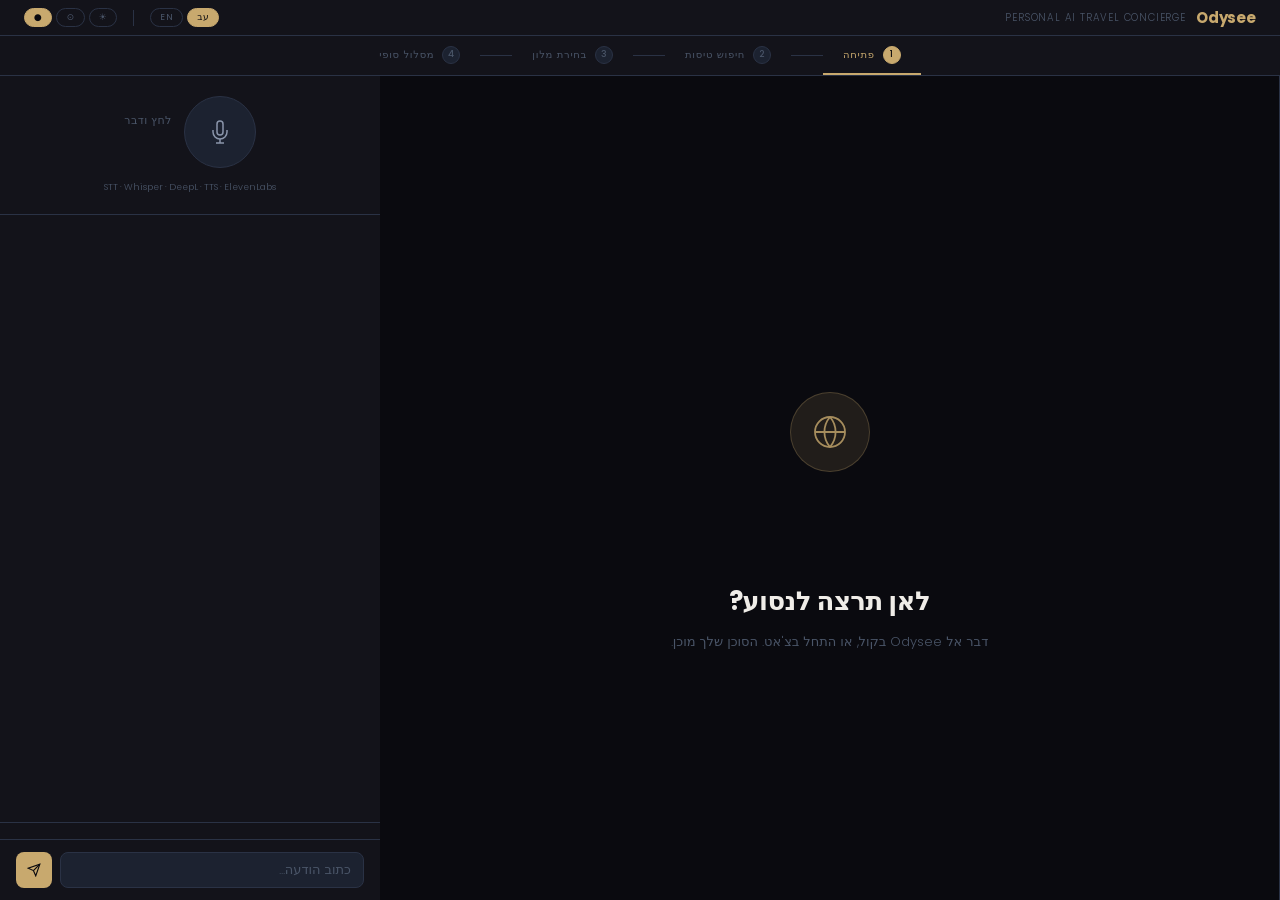
<file: pages/odysee-prototype.html>
<!DOCTYPE html>
<html lang="he" dir="rtl" data-theme="dark">
<head>
<meta charset="UTF-8">
<meta name="viewport" content="width=device-width, initial-scale=1.0">
<title>Odysee — Personal AI Travel Concierge</title>
<link rel="preconnect" href="https://fonts.googleapis.com">
<link rel="preconnect" href="https://fonts.gstatic.com" crossorigin>
<link href="https://fonts.googleapis.com/css2?family=Poppins:wght@300;400;500;700&family=Noto+Sans+Hebrew:wght@300;600&family=JetBrains+Mono:wght@400&display=swap" rel="stylesheet">
<style>
/* ═══════════════════════ TOKENS ═══════════════════════ */
:root {
  --bg:        #0A0A0F;
  --surface:   #13131A;
  --card:      #1C2230;
  --border:    #2A3245;
  --gold:      #C8A96E;
  --gold-dim:  rgba(200,169,110,0.12);
  --teal:      #4ECDC4;
  --teal-dim:  rgba(78,205,196,0.10);
  --purple:    #7C6FCD;
  --red:       #E05A5F;
  --amber:     #F8B743;
  --text-1:    #F0EDE8;
  --text-2:    #8A95AA;
  --text-3:    #4A5568;
  --font-l:    'Poppins','Assistant',system-ui,sans-serif;
  --font-h:    'Noto Sans Hebrew','Assistant',system-ui,sans-serif;
  --font-m:    'JetBrains Mono',monospace;
  --tr:        0.22s ease;
}
[data-theme="light"] {
  --bg:#FAFAF7; --surface:#FFFFFF; --card:#F4F1EB; --border:#E2DDD4;
  --gold:#9A7A3E; --gold-dim:rgba(154,122,62,0.10);
  --text-1:#1A1814; --text-2:#6B6560; --text-3:#A89F96;
}

/* ═══════════════════════ RESET ═══════════════════════ */
*,*::before,*::after{box-sizing:border-box;margin:0;padding:0}
html,body{height:100%;overflow:hidden}
body{
  background:var(--bg);color:var(--text-1);
  font-family:var(--font-l);font-weight:300;font-size:14px;
  transition:background var(--tr),color var(--tr);
}

/* ═══════════════════════ THEME BAR ═══════════════════ */
.theme-bar{
  position:fixed;top:0;left:0;right:0;z-index:200;
  height:36px;
  background:var(--surface);border-bottom:1px solid var(--border);
  display:flex;align-items:center;justify-content:space-between;
  padding:0 24px;
}
.tb-brand{
  font-family:var(--font-l);font-weight:700;font-size:15px;
  color:var(--gold);letter-spacing:-0.01em;
  display:flex;align-items:center;gap:10px;
}
.tb-brand .tagline{
  font-weight:300;font-size:10px;color:var(--text-3);
  letter-spacing:0.08em;text-transform:uppercase;
}
.tb-right{display:flex;align-items:center;gap:16px;}
.lang-pills,.theme-pills{display:flex;gap:4px;}
.lang-pills button,.theme-pills button{
  background:transparent;border:1px solid var(--border);
  color:var(--text-3);font-family:var(--font-l);font-size:9px;
  padding:2px 9px;border-radius:20px;cursor:pointer;
  transition:all var(--tr);letter-spacing:0.06em;
}
.lang-pills button:hover,.theme-pills button:hover{border-color:var(--gold);color:var(--gold);}
.lang-pills button.active,.theme-pills button.active{
  background:var(--gold);border-color:var(--gold);color:#0A0A0F;font-weight:500;
}
.tb-sep{width:1px;height:16px;background:var(--border);}

/* ═══════════════════════ STEP INDICATOR ══════════════ */
.step-bar{
  position:fixed;top:36px;left:0;right:0;z-index:190;
  height:40px;
  background:var(--surface);border-bottom:1px solid var(--border);
  display:flex;align-items:center;justify-content:center;gap:0;
}
.step-item{
  display:flex;align-items:center;gap:8px;
  padding:0 20px;height:100%;
  font-size:10px;color:var(--text-3);letter-spacing:0.07em;text-transform:uppercase;
  cursor:pointer;transition:all var(--tr);border-bottom:2px solid transparent;
  font-family:var(--font-l);
}
.step-item:hover{color:var(--text-2);}
.step-item.active{color:var(--gold);border-bottom-color:var(--gold);}
.step-num{
  width:18px;height:18px;border-radius:50%;
  background:var(--card);border:1px solid var(--border);
  display:flex;align-items:center;justify-content:center;
  font-size:9px;font-weight:500;flex-shrink:0;transition:all var(--tr);
}
.step-item.active .step-num{background:var(--gold);border-color:var(--gold);color:#0A0A0F;}
.step-item.done .step-num{background:var(--teal);border-color:var(--teal);color:#0A0A0F;}
.step-item.done{color:var(--teal);}
.step-connector{width:32px;height:1px;background:var(--border);}

/* ═══════════════════════ MAIN LAYOUT ═════════════════ */
.app{
  display:grid;
  grid-template-columns:1fr 380px;
  height:100vh;
  padding-top:76px; /* theme-bar + step-bar */
}

/* ═══════════════════════ LEFT PANEL ══════════════════ */
.left-panel{
  position:relative;overflow:hidden;
  background:var(--bg);
  border-right:1px solid var(--border);
}

/* Screen layers — fade in/out */
.screen{
  position:absolute;inset:0;
  display:flex;flex-direction:column;
  align-items:center;justify-content:center;
  padding:40px;
  opacity:0;transition:opacity 0.55s ease;pointer-events:none;
}
.screen.active{opacity:1;pointer-events:all;}

/* ── Screen 0: Ambient ── */
.ambient-ring{
  position:relative;
  width:220px;height:220px;
  display:flex;align-items:center;justify-content:center;
  margin-bottom:40px;
}
.ring{
  position:absolute;border-radius:50%;border:1px solid;
  opacity:0;animation:ringPulse 3.5s ease-in-out infinite;
}
.ring-1{inset:0;border-color:rgba(200,169,110,0.25);animation-delay:0s;}
.ring-2{inset:16px;border-color:rgba(200,169,110,0.18);animation-delay:0.4s;}
.ring-3{inset:32px;border-color:rgba(200,169,110,0.12);animation-delay:0.8s;}
@keyframes ringPulse{
  0%,100%{opacity:0;transform:scale(0.96);}
  50%{opacity:1;transform:scale(1);}
}
.globe-icon{
  width:80px;height:80px;
  background:var(--gold-dim);border:1px solid rgba(200,169,110,0.25);
  border-radius:50%;display:flex;align-items:center;justify-content:center;
  position:relative;z-index:1;
}
.globe-icon svg{width:36px;height:36px;color:var(--gold);opacity:0.8;}
.ambient-title{
  font-size:26px;font-weight:700;letter-spacing:-0.02em;
  color:var(--text-1);text-align:center;margin-bottom:10px;
}
.ambient-sub{
  font-size:13px;color:var(--text-3);text-align:center;max-width:320px;line-height:1.7;
}

/* ── Screen 1: Map + flights ── */
.map-container{
  width:100%;height:100%;
  background:var(--card);
  position:relative;overflow:hidden;
}
.map-bg{
  width:100%;height:100%;
  background:
    radial-gradient(ellipse at 30% 40%, rgba(78,205,196,0.06) 0%, transparent 60%),
    radial-gradient(ellipse at 70% 60%, rgba(200,169,110,0.05) 0%, transparent 50%);
  position:relative;
}
/* SVG world map lines */
.map-lines{
  position:absolute;inset:0;opacity:0.12;
}
.flight-arc{
  position:absolute;
  border-top:2px dashed var(--teal);
  border-radius:50%;
  animation:arcDraw 1.2s ease forwards;
  transform-origin:left center;
}
@keyframes arcDraw{
  from{clip-path:inset(0 100% 0 0);}
  to{clip-path:inset(0 0% 0 0);}
}
.city-dot{
  position:absolute;
  width:10px;height:10px;border-radius:50%;
  background:var(--gold);border:2px solid var(--bg);
  box-shadow:0 0 12px rgba(200,169,110,0.5);
}
.city-dot::after{
  content:'';position:absolute;inset:-6px;border-radius:50%;
  border:1px solid rgba(200,169,110,0.3);
  animation:dotPing 2s ease infinite;
}
@keyframes dotPing{
  0%{opacity:1;transform:scale(1);}
  100%{opacity:0;transform:scale(2.2);}
}
.city-label{
  position:absolute;
  font-size:10px;font-weight:500;color:var(--gold);
  letter-spacing:0.06em;text-transform:uppercase;
  white-space:nowrap;
}
.flight-cards{
  position:absolute;bottom:0;left:0;right:0;
  padding:16px;
  display:flex;gap:10px;
  background:linear-gradient(to top,var(--bg) 0%,transparent 100%);
}
.flight-card{
  flex:1;background:var(--surface);border:1px solid var(--border);
  border-radius:10px;padding:14px;cursor:pointer;
  transition:all var(--tr);
}
.flight-card:hover,.flight-card.selected{
  border-color:var(--gold);background:var(--gold-dim);
}
.fc-airline{font-size:9px;color:var(--text-3);letter-spacing:0.08em;text-transform:uppercase;margin-bottom:4px;}
.fc-route{font-size:14px;font-weight:500;color:var(--text-1);margin-bottom:6px;}
.fc-details{display:flex;justify-content:space-between;align-items:flex-end;}
.fc-time{font-family:var(--font-m);font-size:11px;color:var(--teal);}
.fc-price{font-size:16px;font-weight:700;color:var(--gold);}
.fc-price span{font-size:10px;font-weight:300;color:var(--text-3);}
.fc-stops{font-size:9px;color:var(--text-3);margin-top:3px;}

/* ── Screen 2: Flight confirmed + hotels ── */
.confirmed-panel{
  width:100%;height:100%;display:flex;flex-direction:column;padding:24px;gap:16px;overflow:auto;
}
.confirmed-ticket{
  background:var(--surface);border:1px solid var(--border);border-radius:12px;
  padding:20px;position:relative;overflow:hidden;
}
.confirmed-ticket::before{
  content:'';position:absolute;top:0;left:0;right:0;height:3px;
  background:linear-gradient(to right,var(--gold),var(--teal));
}
.ct-header{display:flex;justify-content:space-between;align-items:flex-start;margin-bottom:16px;}
.ct-label{font-size:9px;color:var(--gold);letter-spacing:0.10em;text-transform:uppercase;}
.ct-status{
  background:rgba(78,205,196,0.12);color:var(--teal);
  font-size:9px;font-weight:500;letter-spacing:0.08em;text-transform:uppercase;
  padding:3px 10px;border-radius:20px;
}
.ct-route{display:flex;align-items:center;gap:12px;margin-bottom:12px;}
.ct-city{font-size:22px;font-weight:700;letter-spacing:-0.01em;}
.ct-arrow{color:var(--text-3);font-size:18px;flex:1;text-align:center;}
.ct-info{display:grid;grid-template-columns:repeat(4,1fr);gap:8px;}
.ct-info-item{display:flex;flex-direction:column;gap:2px;}
.ct-info-key{font-size:9px;color:var(--text-3);letter-spacing:0.08em;text-transform:uppercase;}
.ct-info-val{font-size:12px;color:var(--text-1);font-weight:400;}

.hotels-grid{display:flex;flex-direction:column;gap:10px;flex:1;}
.hotel-card{
  background:var(--surface);border:1px solid var(--border);border-radius:10px;
  padding:14px;display:flex;align-items:center;gap:14px;cursor:pointer;
  transition:all var(--tr);
}
.hotel-card:hover,.hotel-card.selected{border-color:var(--gold);background:var(--gold-dim);}
.hotel-thumb{
  width:52px;height:52px;border-radius:8px;flex-shrink:0;
  display:flex;align-items:center;justify-content:center;font-size:22px;
}
.hotel-info{flex:1;}
.hotel-name{font-size:13px;font-weight:500;color:var(--text-1);margin-bottom:3px;}
.hotel-meta{font-size:11px;color:var(--text-3);}
.hotel-price{text-align:right;}
.hotel-rate{font-size:15px;font-weight:700;color:var(--gold);}
.hotel-nights{font-size:10px;color:var(--text-3);}
.hotel-stars{font-size:11px;color:var(--amber);letter-spacing:-1px;}

/* ── Screen 3: Full itinerary ── */
.itinerary-panel{
  width:100%;height:100%;overflow:auto;padding:24px;
}
.itin-header{
  background:var(--surface);border:1px solid var(--border);border-radius:12px;
  padding:20px;margin-bottom:16px;position:relative;overflow:hidden;
}
.itin-header::before{
  content:'';position:absolute;top:0;left:0;right:0;height:2px;
  background:linear-gradient(to right,var(--gold),var(--teal),var(--purple));
}
.itin-title{font-size:20px;font-weight:700;letter-spacing:-0.01em;color:var(--text-1);margin-bottom:4px;}
.itin-sub{font-size:12px;color:var(--text-3);}
.itin-stats{display:flex;gap:16px;margin-top:14px;}
.istat{display:flex;flex-direction:column;gap:2px;}
.istat-val{font-size:16px;font-weight:700;color:var(--gold);}
.istat-key{font-size:9px;color:var(--text-3);letter-spacing:0.08em;text-transform:uppercase;}

.itin-days{display:flex;flex-direction:column;gap:10px;}
.day-card{
  background:var(--surface);border:1px solid var(--border);border-radius:10px;
  overflow:hidden;
}
.day-header{
  padding:10px 16px;background:var(--card);
  display:flex;align-items:center;gap:10px;
  border-bottom:1px solid var(--border);
}
.day-num{
  width:28px;height:28px;border-radius:6px;
  background:var(--gold-dim);border:1px solid rgba(200,169,110,0.25);
  display:flex;align-items:center;justify-content:center;
  font-size:11px;font-weight:700;color:var(--gold);
}
.day-title{font-size:12px;font-weight:500;color:var(--text-1);}
.day-date{font-size:10px;color:var(--text-3);margin-inline-start:auto;}
.day-events{padding:12px 16px;display:flex;flex-direction:column;gap:8px;}
.event{display:flex;gap:10px;align-items:flex-start;}
.event-time{font-family:var(--font-m);font-size:10px;color:var(--teal);flex-shrink:0;width:36px;}
.event-dot{
  width:6px;height:6px;border-radius:50%;
  background:var(--border);flex-shrink:0;margin-top:5px;
}
.event-dot.gold{background:var(--gold);}
.event-dot.teal{background:var(--teal);}
.event-text{font-size:11px;color:var(--text-2);line-height:1.5;}

/* ═══════════════════════ RIGHT PANEL ═════════════════ */
.right-panel{
  display:flex;flex-direction:column;
  background:var(--surface);
  overflow:hidden;
}

/* Voice interface — top half of step 0 */
.voice-section{
  padding:20px;border-bottom:1px solid var(--border);
  display:flex;flex-direction:column;align-items:center;gap:12px;
  transition:all var(--tr);
}
.voice-section.compact{padding:14px 20px;flex-direction:row;justify-content:space-between;}

.mic-btn{
  width:72px;height:72px;border-radius:50%;
  background:var(--card);border:1px solid var(--border);
  display:flex;align-items:center;justify-content:center;
  cursor:pointer;transition:all 0.3s ease;position:relative;
  flex-shrink:0;
}
.mic-btn.compact-mic{width:44px;height:44px;}
.mic-btn:hover{border-color:var(--gold);background:var(--gold-dim);}
.mic-btn.active{
  border-color:var(--teal);background:rgba(78,205,196,0.12);
  box-shadow:0 0 0 8px rgba(78,205,196,0.08),0 0 0 16px rgba(78,205,196,0.04);
  animation:micPulse 1.5s ease infinite;
}
@keyframes micPulse{
  0%,100%{box-shadow:0 0 0 6px rgba(78,205,196,0.08),0 0 0 14px rgba(78,205,196,0.04);}
  50%{box-shadow:0 0 0 10px rgba(78,205,196,0.12),0 0 0 20px rgba(78,205,196,0.06);}
}
.mic-btn svg{width:24px;height:24px;color:var(--text-2);transition:color var(--tr);}
.mic-btn.active svg,.mic-btn:hover svg{color:var(--teal);}
.mic-btn.compact-mic svg{width:16px;height:16px;}

.voice-label{font-size:11px;color:var(--text-3);text-align:center;letter-spacing:0.04em;}
.voice-label.compact-label{font-size:10px;}

/* Waveform */
.waveform{
  display:flex;align-items:center;gap:3px;height:24px;
  opacity:0;transition:opacity var(--tr);
}
.waveform.active{opacity:1;}
.wave-bar{
  width:3px;border-radius:2px;background:var(--teal);
  animation:wave 0.8s ease-in-out infinite;
}
.wave-bar:nth-child(1){height:6px;animation-delay:0s;}
.wave-bar:nth-child(2){height:14px;animation-delay:0.1s;}
.wave-bar:nth-child(3){height:20px;animation-delay:0.2s;}
.wave-bar:nth-child(4){height:10px;animation-delay:0.3s;}
.wave-bar:nth-child(5){height:18px;animation-delay:0.15s;}
.wave-bar:nth-child(6){height:8px;animation-delay:0.25s;}
.wave-bar:nth-child(7){height:16px;animation-delay:0.05s;}
@keyframes wave{
  0%,100%{transform:scaleY(0.4);}
  50%{transform:scaleY(1);}
}

/* ── Chat ── */
.chat-area{
  flex:1;overflow-y:auto;padding:16px;
  display:flex;flex-direction:column;gap:10px;
  scroll-behavior:smooth;
}
.chat-area::-webkit-scrollbar{width:4px;}
.chat-area::-webkit-scrollbar-track{background:transparent;}
.chat-area::-webkit-scrollbar-thumb{background:var(--border);border-radius:4px;}

.msg{display:flex;flex-direction:column;gap:3px;max-width:88%;}
.msg.user{align-self:flex-end;align-items:flex-end;}
.msg.ai{align-self:flex-start;align-items:flex-start;}

.msg-sender{
  font-size:9px;color:var(--text-3);letter-spacing:0.06em;text-transform:uppercase;
  padding:0 4px;
}
.msg-bubble{
  padding:10px 14px;border-radius:12px;
  font-size:13px;line-height:1.6;
}
.msg.user .msg-bubble{
  background:var(--gold-dim);border:1px solid rgba(200,169,110,0.2);
  color:var(--text-1);border-bottom-right-radius:3px;
}
.msg.ai .msg-bubble{
  background:var(--card);border:1px solid var(--border);
  color:var(--text-2);border-bottom-left-radius:3px;
}
.msg-bubble[dir="rtl"],.msg-bubble .rtl{font-family:var(--font-h);direction:rtl;text-align:right;}

/* Typing indicator */
.typing{display:flex;gap:5px;align-items:center;padding:12px 16px;}
.typing-dot{
  width:6px;height:6px;border-radius:50%;background:var(--text-3);
  animation:typingBounce 1.2s ease infinite;
}
.typing-dot:nth-child(2){animation-delay:0.2s;}
.typing-dot:nth-child(3){animation-delay:0.4s;}
@keyframes typingBounce{
  0%,60%,100%{transform:translateY(0);}
  30%{transform:translateY(-6px);}
}

/* Result cards in chat */
.result-card{
  background:var(--surface);border:1px solid var(--border);border-radius:10px;
  padding:12px 14px;margin-top:4px;
  font-size:12px;color:var(--text-2);line-height:1.6;
}
.result-card .rc-row{display:flex;justify-content:space-between;align-items:center;margin-bottom:6px;}
.result-card .rc-label{font-size:9px;color:var(--gold);letter-spacing:0.10em;text-transform:uppercase;}
.result-card .rc-val{font-size:13px;font-weight:500;color:var(--text-1);}

/* Agent pill */
.agent-pill{
  display:inline-flex;align-items:center;gap:4px;
  font-size:9px;font-weight:500;letter-spacing:0.07em;text-transform:uppercase;
  padding:2px 8px;border-radius:20px;
  background:rgba(78,205,196,0.10);color:var(--teal);
  margin-bottom:4px;
}
.agent-pill::before{content:'◈ ';}

/* Quick replies */
.quick-replies{
  display:flex;flex-wrap:wrap;gap:6px;
  padding:8px 16px;border-top:1px solid var(--border);
}
.qr-btn{
  background:transparent;border:1px solid var(--border);
  color:var(--text-2);font-family:var(--font-l);font-size:11px;
  padding:5px 12px;border-radius:20px;cursor:pointer;
  transition:all var(--tr);white-space:nowrap;
}
.qr-btn:hover{border-color:var(--gold);color:var(--gold);background:var(--gold-dim);}
.qr-btn[dir="rtl"]{font-family:var(--font-h);}

/* Chat input */
.chat-input-row{
  display:flex;gap:8px;padding:12px 16px;
  border-top:1px solid var(--border);
}
.chat-input{
  flex:1;background:var(--card);border:1px solid var(--border);
  border-radius:8px;color:var(--text-1);font-family:var(--font-l);
  font-size:13px;font-weight:300;padding:8px 12px;
  outline:none;transition:border-color var(--tr);
  resize:none;height:36px;
}
.chat-input:focus{border-color:var(--gold);}
.chat-input::placeholder{color:var(--text-3);}
.send-btn{
  width:36px;height:36px;border-radius:8px;
  background:var(--gold);border:none;cursor:pointer;
  display:flex;align-items:center;justify-content:center;
  transition:all var(--tr);flex-shrink:0;
}
.send-btn:hover{background:color-mix(in srgb,var(--gold) 85%,white);}
.send-btn svg{width:14px;height:14px;color:#0A0A0F;}

/* ═══════════════════════ TOAST ════════════════════════ */
.toast{
  position:fixed;bottom:24px;left:50%;transform:translateX(-50%) translateY(12px);
  background:var(--teal);color:#0A0A0F;
  font-size:12px;font-weight:500;padding:8px 18px;
  border-radius:20px;opacity:0;transition:all 0.3s ease;pointer-events:none;z-index:999;
  white-space:nowrap;
}
.toast.show{opacity:1;transform:translateX(-50%) translateY(0);}

/* ═══════════════════════ SCROLLBAR HIDDEN ═════════════ */
.confirmed-panel::-webkit-scrollbar,
.itinerary-panel::-webkit-scrollbar{width:3px;}
.confirmed-panel::-webkit-scrollbar-thumb,
.itinerary-panel::-webkit-scrollbar-thumb{background:var(--border);border-radius:3px;}
</style>
</head>
<body>

<!-- ═══════════════════════ THEME BAR ═══════════════════ -->
<div class="theme-bar">
  <div class="tb-brand">
    Odysee
    <span class="tagline" id="tagline">Personal AI Travel Concierge</span>
  </div>
  <div class="tb-right">
    <div class="lang-pills">
      <button id="btn-he" onclick="setLang('he')" class="active">עב</button>
      <button id="btn-en" onclick="setLang('en')">EN</button>
    </div>
    <div class="tb-sep"></div>
    <div class="theme-pills">
      <button id="btn-light" onclick="setTheme('light')">☀</button>
      <button id="btn-system" onclick="setTheme('system')">⊙</button>
      <button id="btn-dark" onclick="setTheme('dark')" class="active">●</button>
    </div>
  </div>
</div>

<!-- ═══════════════════════ STEP BAR ════════════════════ -->
<div class="step-bar">
  <div class="step-item active" id="step-0" onclick="goStep(0)">
    <div class="step-num">1</div>
    <span id="sl0">פתיחה</span>
  </div>
  <div class="step-connector"></div>
  <div class="step-item" id="step-1" onclick="goStep(1)">
    <div class="step-num">2</div>
    <span id="sl1">חיפוש טיסות</span>
  </div>
  <div class="step-connector"></div>
  <div class="step-item" id="step-2" onclick="goStep(2)">
    <div class="step-num">3</div>
    <span id="sl2">בחירת מלון</span>
  </div>
  <div class="step-connector"></div>
  <div class="step-item" id="step-3" onclick="goStep(3)">
    <div class="step-num">4</div>
    <span id="sl3">מסלול סופי</span>
  </div>
</div>

<!-- ═══════════════════════ APP ═════════════════════════ -->
<div class="app">

  <!-- ── LEFT PANEL ── -->
  <div class="left-panel">

    <!-- Screen 0: Ambient -->
    <div class="screen active" id="screen-0">
      <div class="ambient-ring">
        <div class="ring ring-1"></div>
        <div class="ring ring-2"></div>
        <div class="ring ring-3"></div>
        <div class="globe-icon">
          <svg viewBox="0 0 24 24" fill="none" stroke="currentColor" stroke-width="1.2">
            <circle cx="12" cy="12" r="10"/>
            <path d="M2 12h20M12 2a15.3 15.3 0 010 20M12 2a15.3 15.3 0 000 20"/>
          </svg>
        </div>
      </div>
      <div class="ambient-title" id="s0-title">לאן תרצה לנסוע?</div>
      <div class="ambient-sub" id="s0-sub">דבר אל Odysee בקול, או התחל בצ'אט. הסוכן שלך מוכן.</div>
    </div>

    <!-- Screen 1: Map + flights -->
    <div class="screen" id="screen-1">
      <div class="map-container">
        <div class="map-bg">
          <!-- SVG world outline (simplified) -->
          <svg class="map-lines" viewBox="0 0 800 450" preserveAspectRatio="xMidYMid slice">
            <g fill="none" stroke="#8A95AA" stroke-width="0.5">
              <!-- Simplified continent outlines -->
              <path d="M80 160 Q120 140 160 150 Q200 130 230 155 Q260 140 280 160 Q300 150 320 165 Q340 155 360 170 Q370 160 380 170 Q390 165 400 175 Q410 165 420 180 Q430 170 450 185 Q460 170 480 190"/>
              <path d="M120 180 Q140 170 160 175 Q180 165 200 178 Q220 168 240 183 Q260 172 280 187"/>
              <path d="M200 220 Q220 200 250 215 Q280 200 310 220 Q340 205 370 225 Q400 210 430 230"/>
              <path d="M400 180 Q420 165 450 180 Q480 165 510 185 Q540 170 570 190 Q590 175 620 195 Q640 180 670 200"/>
              <path d="M500 220 Q520 205 550 220 Q580 205 610 225 Q640 210 670 230 Q700 215 730 235"/>
              <path d="M250 260 Q270 240 300 255 Q330 240 360 260 Q390 245 420 265"/>
              <path d="M580 140 Q600 130 620 145 Q640 130 660 148 Q680 135 700 155"/>
              <path d="M620 270 Q640 255 660 270 Q680 255 700 275"/>
              <!-- Grid lines -->
              <line x1="0" y1="225" x2="800" y2="225" stroke-width="0.3" opacity="0.5"/>
              <line x1="400" y1="0" x2="400" y2="450" stroke-width="0.3" opacity="0.5"/>
              <ellipse cx="400" cy="225" rx="380" ry="200" stroke-width="0.3" opacity="0.3"/>
              <ellipse cx="400" cy="225" rx="200" ry="200" stroke-width="0.3" opacity="0.3"/>
            </g>
          </svg>

          <!-- TLV dot -->
          <div class="city-dot" style="left:52%;top:44%;"></div>
          <div class="city-label" style="left:53.5%;top:41%;">TLV</div>

          <!-- NRT dot -->
          <div class="city-dot" style="left:80%;top:34%;background:var(--teal);box-shadow:0 0 12px rgba(78,205,196,0.5);"></div>
          <div class="city-label" style="left:81%;top:31%;color:var(--teal);">NRT</div>

          <!-- Flight arc (CSS approximation) -->
          <svg style="position:absolute;inset:0;width:100%;height:100%;" viewBox="0 0 800 450">
            <path d="M 418 198 Q 580 80 640 153" fill="none" stroke="#4ECDC4" stroke-width="1.5" stroke-dasharray="6 4" opacity="0.7">
              <animate attributeName="stroke-dashoffset" values="100;0" dur="2s" fill="freeze"/>
            </path>
            <!-- Plane icon along path -->
            <text x="540" y="108" font-size="14" fill="#4ECDC4" opacity="0.8" transform="rotate(-30,540,108)">✈</text>
          </svg>
        </div>

        <!-- Flight cards at bottom -->
        <div class="flight-cards">
          <div class="flight-card" id="fc1" onclick="selectFlight(1)">
            <div class="fc-airline">EL AL · LY085</div>
            <div class="fc-route">TLV → NRT</div>
            <div class="fc-details">
              <div>
                <div class="fc-time">11:30 → 04:45+1</div>
                <div class="fc-stops" id="fc1-stops">ישיר · 11:15 שעות</div>
              </div>
              <div class="fc-price">₪3,890 <span id="fc1-per">/נוסע</span></div>
            </div>
          </div>
          <div class="flight-card" id="fc2" onclick="selectFlight(2)">
            <div class="fc-airline">Turkish · TK787</div>
            <div class="fc-route">TLV → IST → NRT</div>
            <div class="fc-details">
              <div>
                <div class="fc-time">08:15 → 07:30+1</div>
                <div class="fc-stops" id="fc2-stops">עצירה 1 · 23:15 שעות</div>
              </div>
              <div class="fc-price">₪2,640 <span id="fc2-per">/נוסע</span></div>
            </div>
          </div>
          <div class="flight-card" id="fc3" onclick="selectFlight(3)">
            <div class="fc-airline">Emirates · EK971</div>
            <div class="fc-route">TLV → DXB → NRT</div>
            <div class="fc-details">
              <div>
                <div class="fc-time">14:00 → 12:10+1</div>
                <div class="fc-stops" id="fc3-stops">עצירה 1 · 22:10 שעות</div>
              </div>
              <div class="fc-price">₪3,120 <span id="fc3-per">/נוסע</span></div>
            </div>
          </div>
        </div>
      </div>
    </div>

    <!-- Screen 2: Confirmed ticket + hotels -->
    <div class="screen" id="screen-2">
      <div class="confirmed-panel">
        <div class="confirmed-ticket">
          <div class="ct-header">
            <div class="ct-label" id="ct-label">כרטיס מאושר</div>
            <div class="ct-status" id="ct-status">CONFIRMED</div>
          </div>
          <div class="ct-route">
            <div class="ct-city">TLV</div>
            <div class="ct-arrow">——✈——</div>
            <div class="ct-city">NRT</div>
          </div>
          <div class="ct-info">
            <div class="ct-info-item">
              <div class="ct-info-key" id="cti1-k">חברה</div>
              <div class="ct-info-val" id="cti1-v">EL AL LY085</div>
            </div>
            <div class="ct-info-item">
              <div class="ct-info-key" id="cti2-k">יציאה</div>
              <div class="ct-info-val">12 אפר · 11:30</div>
            </div>
            <div class="ct-info-item">
              <div class="ct-info-key" id="cti3-k">הגעה</div>
              <div class="ct-info-val">13 אפר · 04:45</div>
            </div>
            <div class="ct-info-item">
              <div class="ct-info-key" id="cti4-k">מחיר</div>
              <div class="ct-info-val" style="color:var(--gold)">₪3,890</div>
            </div>
          </div>
        </div>

        <div class="hotels-grid">
          <div style="font-size:9px;color:var(--text-3);letter-spacing:0.10em;text-transform:uppercase;" id="hotels-label">מלונות מומלצים — טוקיו</div>
          <div class="hotel-card" id="hc1" onclick="selectHotel(1)">
            <div class="hotel-thumb">🏯</div>
            <div class="hotel-info">
              <div class="hotel-name">Park Hyatt Tokyo</div>
              <div class="hotel-meta" id="hc1-meta">שינג'וקו · 7 לילות</div>
              <div class="hotel-stars">★★★★★</div>
            </div>
            <div class="hotel-price">
              <div class="hotel-rate">₪1,240</div>
              <div class="hotel-nights" id="hc1-nights">/לילה</div>
            </div>
          </div>
          <div class="hotel-card" id="hc2" onclick="selectHotel(2)">
            <div class="hotel-thumb">🌸</div>
            <div class="hotel-info">
              <div class="hotel-name">The Tokyo Station Hotel</div>
              <div class="hotel-meta" id="hc2-meta">מארונאוצ'י · 7 לילות</div>
              <div class="hotel-stars">★★★★★</div>
            </div>
            <div class="hotel-price">
              <div class="hotel-rate">₪980</div>
              <div class="hotel-nights" id="hc2-nights">/לילה</div>
            </div>
          </div>
          <div class="hotel-card" id="hc3" onclick="selectHotel(3)">
            <div class="hotel-thumb">🗼</div>
            <div class="hotel-info">
              <div class="hotel-name">Andaz Tokyo</div>
              <div class="hotel-meta" id="hc3-meta">טורנומון · 7 לילות</div>
              <div class="hotel-stars">★★★★★</div>
            </div>
            <div class="hotel-price">
              <div class="hotel-rate">₪860</div>
              <div class="hotel-nights" id="hc3-nights">/לילה</div>
            </div>
          </div>
        </div>
      </div>
    </div>

    <!-- Screen 3: Full itinerary -->
    <div class="screen" id="screen-3">
      <div class="itinerary-panel">
        <div class="itin-header">
          <div class="itin-title" id="itin-title">טוקיו, יפן · 7 ימים</div>
          <div class="itin-sub" id="itin-sub">12–19 אפריל 2026 · Park Hyatt Tokyo</div>
          <div class="itin-stats">
            <div class="istat"><div class="istat-val">₪12,550</div><div class="istat-key" id="is1">סה"כ</div></div>
            <div class="istat"><div class="istat-val">7</div><div class="istat-key" id="is2">לילות</div></div>
            <div class="istat"><div class="istat-val">11</div><div class="istat-key" id="is3">אטרקציות</div></div>
            <div class="istat"><div class="istat-val">3</div><div class="istat-key" id="is4">סוכנים</div></div>
          </div>
        </div>

        <div class="itin-days">
          <div class="day-card">
            <div class="day-header">
              <div class="day-num">1</div>
              <div class="day-title" id="day1-t">הגעה לטוקיו</div>
              <div class="day-date">יום א׳ · 13 אפר</div>
            </div>
            <div class="day-events">
              <div class="event"><div class="event-time">04:45</div><div class="event-dot gold"></div><div class="event-text" id="e1">נחיתה בנמל תעופה נריטה · EL AL LY085</div></div>
              <div class="event"><div class="event-time">07:30</div><div class="event-dot teal"></div><div class="event-text" id="e2">נסיעה למלון · Narita Express → Shinjuku</div></div>
              <div class="event"><div class="event-time">15:00</div><div class="event-dot"></div><div class="event-text" id="e3">צ'ק-אין Park Hyatt · חדר מלא נוף</div></div>
              <div class="event"><div class="event-time">19:00</div><div class="event-dot gold"></div><div class="event-text" id="e4">ארוחת ערב · New York Bar at Park Hyatt</div></div>
            </div>
          </div>

          <div class="day-card">
            <div class="day-header">
              <div class="day-num">2</div>
              <div class="day-title" id="day2-t">שינג'וקו וג'וקאגאיה</div>
              <div class="day-date">יום ב׳ · 14 אפר</div>
            </div>
            <div class="day-events">
              <div class="event"><div class="event-time">09:00</div><div class="event-dot gold"></div><div class="event-text" id="e5">מקדש Shinjuku Gyoen · בוקר שקט</div></div>
              <div class="event"><div class="event-time">12:00</div><div class="event-dot teal"></div><div class="event-text" id="e6">צהריים · Omoide Yokocho — גלות הטעמים</div></div>
              <div class="event"><div class="event-time">15:00</div><div class="event-dot"></div><div class="event-text" id="e7">חנויות Takashimaya · קניות</div></div>
            </div>
          </div>

          <div class="day-card">
            <div class="day-header">
              <div class="day-num">3–7</div>
              <div class="day-title" id="day3-t">מסלול מלא · 9 יעדים נוספים</div>
              <div class="day-date">15–19 אפר</div>
            </div>
            <div class="day-events">
              <div class="event"><div class="event-time">—</div><div class="event-dot teal"></div><div class="event-text" id="e8">Akihabara · Asakusa · TeamLab Planets · Shibuya · Harajuku · Mt. Fuji day trip · Tsukiji</div></div>
            </div>
          </div>
        </div>
      </div>
    </div>
  </div>

  <!-- ── RIGHT PANEL ── -->
  <div class="right-panel">

    <!-- Voice section -->
    <div class="voice-section" id="voice-section">
      <div style="display:flex;align-items:center;gap:12px;">
        <div class="mic-btn" id="mic-btn" onclick="toggleMic()">
          <svg viewBox="0 0 24 24" fill="none" stroke="currentColor" stroke-width="1.5">
            <path d="M12 1a3 3 0 00-3 3v8a3 3 0 006 0V4a3 3 0 00-3-3z"/>
            <path d="M19 10v2a7 7 0 01-14 0v-2"/>
            <line x1="12" y1="19" x2="12" y2="23"/>
            <line x1="8" y1="23" x2="16" y2="23"/>
          </svg>
        </div>
        <div>
          <div class="voice-label" id="mic-label">לחץ ודבר</div>
          <div class="waveform" id="waveform">
            <div class="wave-bar"></div><div class="wave-bar"></div>
            <div class="wave-bar"></div><div class="wave-bar"></div>
            <div class="wave-bar"></div><div class="wave-bar"></div>
            <div class="wave-bar"></div>
          </div>
        </div>
      </div>
      <div style="font-size:9px;color:var(--text-3);text-align:center;line-height:1.6;" id="voice-hint">
        STT · Whisper · DeepL · TTS · ElevenLabs
      </div>
    </div>

    <!-- Chat -->
    <div class="chat-area" id="chat-area"></div>

    <!-- Quick replies -->
    <div class="quick-replies" id="quick-replies"></div>

    <!-- Input -->
    <div class="chat-input-row">
      <input class="chat-input" id="chat-input" placeholder="כתוב הודעה..." dir="rtl" onkeydown="handleKey(event)">
      <button class="send-btn" onclick="sendUserMessage()">
        <svg viewBox="0 0 24 24" fill="none" stroke="currentColor" stroke-width="2">
          <line x1="22" y1="2" x2="11" y2="13"/>
          <polygon points="22 2 15 22 11 13 2 9 22 2"/>
        </svg>
      </button>
    </div>
  </div>
</div>

<div class="toast" id="toast"></div>

<script>
/* ══════════════════════════════════════════════════════
   STATE
══════════════════════════════════════════════════════ */
let lang = 'he';
let currentStep = 0;
let micActive = false;
let selectedFlight = null;
let selectedHotel = null;

/* ══════════════════════════════════════════════════════
   STRINGS
══════════════════════════════════════════════════════ */
const T = {
  he: {
    tagline: 'יועץ נסיעות AI אישי',
    steps: ['פתיחה','חיפוש טיסות','בחירת מלון','מסלול סופי'],
    s0title: 'לאן תרצה לנסוע?',
    s0sub: 'דבר אל Odysee בקול, או התחל בצ\'אט. הסוכן שלך מוכן.',
    micLabel: 'לחץ ודבר',
    micActive: 'מקשיב...',
    inputPh: 'כתוב הודעה...',
    qr0: ['✈ רוצה לטוס לטוקיו','🌍 הפתע אותי','📅 תכנן טיול שבועי'],
    qr1: ['בחר טיסה ישירה','הצג טיסה הזולה ביותר','סנן עפ"י זמן'],
    qr2: ['Park Hyatt — בחר','הצג ביקורות','הוסף ארוחות בוקר'],
    qr3: ['שמור מסלול','שלח למייל','הוסף יעד'],
    msgs: {
      0: [
        { role:'ai', agent:'AGT-01 · Trip Planner', text:'שלום! אני Odysee, יועץ הנסיעות האישי שלך. לאן תרצה לנסוע?' }
      ],
      1_trigger: { role:'user', text:'רוצה לטוס לטוקיו, יפן. שבוע.' },
      1_typing: 1200,
      1_responses: [
        { role:'ai', agent:'AGT-02 · Flight Scout', text:'נמצאו 3 טיסות מתאימות מת"א לטוקיו (NRT) ב-12 אפריל. בוחר עבורך את האפשרויות הטובות ביותר:' },
        { role:'ai', card: true, label:'הטיסה המומלצת', val:'EL AL LY085 · ₪3,890' },
      ],
      sel_flight: { role:'user', text:'אני בוחר EL AL — הטיסה הישירה.' },
      2_response: { role:'ai', agent:'AGT-03 · Hotel Scout', text:'מצוין! כרטיס אושר ✓\nכעת מחפש מלונות 5 כוכבים בטוקיו לתאריכים 13–19 אפריל:' },
      sel_hotel: { role:'user', text:'Park Hyatt נשמע מושלם.' },
      3_response: { role:'ai', agent:'AGT-01 · Trip Planner', text:'מסלול מלא נוצר! 7 ימים בטוקיו כולל טיסה ישירה, Park Hyatt ו-11 אטרקציות. סה"כ: ₪12,550 ✓' },
    },
    ctLabel: 'כרטיס מאושר',
    hotelsLbl: 'מלונות מומלצים — טוקיו',
    itinTitle: 'טוקיו, יפן · 7 ימים',
    itinSub: '12–19 אפריל 2026 · Park Hyatt Tokyo',
    is: ['סה"כ','לילות','אטרקציות','סוכנים'],
    fc_stops: ['ישיר · 11:15 שעות','עצירה 1 · 23:15 שעות','עצירה 1 · 22:10 שעות'],
    fc_per: '/נוסע',
    hotel_nights: '/לילה',
    hotel_meta: ['שינג\'וקו · 7 לילות','מארונאוצ\'י · 7 לילות','טורנומון · 7 לילות'],
    days: ['הגעה לטוקיו','שינג\'וקו וג\'וקאגאיה','מסלול מלא · 9 יעדים נוספים'],
    events: [
      'נחיתה בנמל תעופה נריטה · EL AL LY085',
      'נסיעה למלון · Narita Express → Shinjuku',
      'צ\'ק-אין Park Hyatt · חדר מלא נוף',
      'ארוחת ערב · New York Bar at Park Hyatt',
      'מקדש Shinjuku Gyoen · בוקר שקט',
      'צהריים · Omoide Yokocho — גלות הטעמים',
      'חנויות Takashimaya · קניות',
      'Akihabara · Asakusa · TeamLab Planets · Shibuya · Harajuku · Mt. Fuji · Tsukiji',
    ],
    cti_keys: ['חברה','יציאה','הגעה','מחיר'],
    voiceHint: 'STT · Whisper · DeepL · TTS · ElevenLabs',
  },
  en: {
    tagline: 'Personal AI Travel Concierge',
    steps: ['Welcome','Flight Search','Hotel Selection','Full Itinerary'],
    s0title: 'Where would you like to go?',
    s0sub: 'Speak to Odysee or type in the chat. Your agent is ready.',
    micLabel: 'Tap to speak',
    micActive: 'Listening...',
    inputPh: 'Type a message...',
    qr0: ['✈ Fly me to Tokyo','🌍 Surprise me','📅 Plan a week trip'],
    qr1: ['Select direct flight','Show cheapest','Filter by duration'],
    qr2: ['Park Hyatt — select','Show reviews','Add breakfast'],
    qr3: ['Save itinerary','Send by email','Add destination'],
    msgs: {
      0: [
        { role:'ai', agent:'AGT-01 · Trip Planner', text:'Hi! I\'m Odysee, your personal travel concierge. Where would you like to travel?' }
      ],
      1_trigger: { role:'user', text:'I want to fly to Tokyo, Japan. One week.' },
      1_typing: 1200,
      1_responses: [
        { role:'ai', agent:'AGT-02 · Flight Scout', text:'Found 3 flights from TLV to Tokyo (NRT) on April 12. Here are the best options:' },
        { role:'ai', card: true, label:'Recommended', val:'EL AL LY085 · ₪3,890' },
      ],
      sel_flight: { role:'user', text:'I\'ll take EL AL — the direct flight.' },
      2_response: { role:'ai', agent:'AGT-03 · Hotel Scout', text:'Great choice! Ticket confirmed ✓\nSearching 5-star hotels in Tokyo for Apr 13–19:' },
      sel_hotel: { role:'user', text:'Park Hyatt sounds perfect.' },
      3_response: { role:'ai', agent:'AGT-01 · Trip Planner', text:'Full itinerary ready! 7 days in Tokyo with direct flight, Park Hyatt & 11 attractions. Total: ₪12,550 ✓' },
    },
    ctLabel: 'Confirmed Ticket',
    hotelsLbl: 'Recommended Hotels — Tokyo',
    itinTitle: 'Tokyo, Japan · 7 Days',
    itinSub: 'Apr 12–19, 2026 · Park Hyatt Tokyo',
    is: ['Total','Nights','Attractions','Agents'],
    fc_stops: ['Direct · 11h 15m','1 stop · 23h 15m','1 stop · 22h 10m'],
    fc_per: '/person',
    hotel_nights: '/night',
    hotel_meta: ['Shinjuku · 7 nights','Marunouchi · 7 nights','Toranomon · 7 nights'],
    days: ['Arrival in Tokyo','Shinjuku & Jiyugaoka','Full Plan · 9 more destinations'],
    events: [
      'Land at Narita Airport · EL AL LY085',
      'Transfer to hotel · Narita Express → Shinjuku',
      'Check-in Park Hyatt · Full city view room',
      'Dinner · New York Bar at Park Hyatt',
      'Shinjuku Gyoen Temple · quiet morning',
      'Lunch · Omoide Yokocho — taste of Tokyo',
      'Takashimaya Department Store · shopping',
      'Akihabara · Asakusa · TeamLab Planets · Shibuya · Harajuku · Mt. Fuji · Tsukiji',
    ],
    cti_keys: ['Airline','Departure','Arrival','Price'],
    voiceHint: 'STT · Whisper · DeepL · TTS · ElevenLabs',
  }
};

/* ══════════════════════════════════════════════════════
   LANG
══════════════════════════════════════════════════════ */
function setLang(l) {
  lang = l;
  ['he','en'].forEach(x => document.getElementById('btn-'+x).classList.toggle('active', x===l));
  document.documentElement.lang = l;
  const t = T[l];
  document.getElementById('tagline').textContent = t.tagline;
  // step labels
  t.steps.forEach((s,i) => { const el = document.getElementById('sl'+i); if(el) el.textContent = s; });
  // screen 0
  document.getElementById('s0-title').textContent = t.s0title;
  document.getElementById('s0-sub').textContent = t.s0sub;
  // mic
  document.getElementById('mic-label').textContent = micActive ? t.micActive : t.micLabel;
  // input
  document.getElementById('chat-input').placeholder = t.inputPh;
  document.getElementById('chat-input').dir = l==='he'?'rtl':'ltr';
  // voice hint
  document.getElementById('voice-hint').textContent = t.voiceHint;
  // flight stops & per
  [1,2,3].forEach(i => {
    const s = document.getElementById('fc'+i+'-stops');
    const p = document.getElementById('fc'+i+'-per');
    if(s) s.textContent = t.fc_stops[i-1];
    if(p) p.textContent = t.fc_per;
  });
  // hotel
  ['hc1-meta','hc2-meta','hc3-meta'].forEach((id,i) => {
    const el = document.getElementById(id); if(el) el.textContent = t.hotel_meta[i];
  });
  ['hc1-nights','hc2-nights','hc3-nights'].forEach(id => {
    const el = document.getElementById(id); if(el) el.textContent = t.hotel_nights;
  });
  // ticket
  const ctl = document.getElementById('ct-label'); if(ctl) ctl.textContent = t.ctLabel;
  t.cti_keys.forEach((k,i) => {
    const el = document.getElementById('cti'+(i+1)+'-k'); if(el) el.textContent = k;
  });
  document.getElementById('hotels-label').textContent = t.hotelsLbl;
  // itinerary
  document.getElementById('itin-title').textContent = t.itinTitle;
  document.getElementById('itin-sub').textContent = t.itinSub;
  ['is1','is2','is3','is4'].forEach((id,i) => {
    const el = document.getElementById(id); if(el) el.textContent = t.is[i];
  });
  // days
  ['day1-t','day2-t','day3-t'].forEach((id,i) => {
    const el = document.getElementById(id); if(el) el.textContent = t.days[i];
  });
  ['e1','e2','e3','e4','e5','e6','e7','e8'].forEach((id,i) => {
    const el = document.getElementById(id); if(el) el.textContent = t.events[i];
  });
  // quick replies
  renderQR();
}

/* ══════════════════════════════════════════════════════
   THEME
══════════════════════════════════════════════════════ */
const mq = window.matchMedia('(prefers-color-scheme: dark)');
let currentTheme = 'dark';
function setTheme(t) {
  document.documentElement.setAttribute('data-theme',
    t==='system' ? (mq.matches?'dark':'light') : t);
  currentTheme = t;
  ['light','system','dark'].forEach(x =>
    document.getElementById('btn-'+x).classList.toggle('active',x===t));
  localStorage.setItem('odysee-theme',t);
}
mq.addEventListener('change', ()=>{ if(currentTheme==='system') setTheme('system'); });

/* ══════════════════════════════════════════════════════
   STEP NAVIGATION
══════════════════════════════════════════════════════ */
function goStep(n) {
  // Show screen
  document.querySelectorAll('.screen').forEach((s,i) => s.classList.toggle('active', i===n));
  // Update step bar
  document.querySelectorAll('.step-item').forEach((el,i) => {
    el.classList.remove('active','done');
    if(i===n) el.classList.add('active');
    else if(i<n) el.classList.add('done');
  });
  currentStep = n;
}

/* ══════════════════════════════════════════════════════
   MIC
══════════════════════════════════════════════════════ */
function toggleMic() {
  micActive = !micActive;
  const btn = document.getElementById('mic-btn');
  const lbl = document.getElementById('mic-label');
  const wf = document.getElementById('waveform');
  btn.classList.toggle('active', micActive);
  wf.classList.toggle('active', micActive);
  lbl.textContent = micActive ? T[lang].micActive : T[lang].micLabel;

  if(micActive) {
    setTimeout(()=>{
      micActive = false;
      btn.classList.remove('active');
      wf.classList.remove('active');
      lbl.textContent = T[lang].micLabel;
      // Simulate voice input based on step
      const voiceInputs = {
        0: T[lang].msgs['1_trigger'].text,
        1: T[lang].msgs['sel_flight'].text,
        2: T[lang].msgs['sel_hotel'].text,
      };
      const input = voiceInputs[currentStep];
      if(input) {
        addMessage({role:'user', text:input});
        handleStepAdvance(currentStep);
      }
    }, 2000);
  }
}

/* ══════════════════════════════════════════════════════
   CHAT
══════════════════════════════════════════════════════ */
function addMessage(msg) {
  const chat = document.getElementById('chat-area');
  const div = document.createElement('div');
  div.className = 'msg ' + (msg.role==='user'?'user':'ai');

  let html = '';
  if(msg.agent) html += `<div class="agent-pill">${msg.agent}</div>`;
  if(msg.role==='ai' && !msg.card) {
    html += `<div class="msg-sender">${lang==='he'?'Odysee':'Odysee'}</div>`;
  }
  if(msg.card) {
    html += `<div class="result-card">
      <div class="rc-row"><span class="rc-label">${msg.label}</span></div>
      <div class="rc-val">${msg.val}</div>
    </div>`;
  } else {
    const isHe = /[\u0590-\u05FF]/.test(msg.text);
    html += `<div class="msg-bubble" dir="${isHe?'rtl':'ltr'}">${msg.text.replace(/\n/g,'<br>')}</div>`;
  }
  div.innerHTML = html;
  div.style.opacity = '0';
  div.style.transform = 'translateY(6px)';
  div.style.transition = 'all 0.3s ease';
  chat.appendChild(div);
  requestAnimationFrame(()=>{
    div.style.opacity = '1';
    div.style.transform = 'translateY(0)';
  });
  chat.scrollTop = chat.scrollHeight;
}

function addTyping() {
  const chat = document.getElementById('chat-area');
  const div = document.createElement('div');
  div.className = 'msg ai';
  div.id = 'typing-indicator';
  div.innerHTML = `<div class="msg-bubble" style="padding:8px 14px;"><div class="typing"><div class="typing-dot"></div><div class="typing-dot"></div><div class="typing-dot"></div></div></div>`;
  chat.appendChild(div);
  chat.scrollTop = chat.scrollHeight;
}

function removeTyping() {
  const t = document.getElementById('typing-indicator');
  if(t) t.remove();
}

function renderQR() {
  const qr = document.getElementById('quick-replies');
  qr.innerHTML = '';
  const replies = T[lang]['qr'+currentStep] || [];
  replies.forEach(r => {
    const btn = document.createElement('button');
    btn.className = 'qr-btn';
    btn.textContent = r;
    const isHe = /[\u0590-\u05FF]/.test(r);
    if(isHe) btn.dir = 'rtl';
    btn.onclick = () => handleQR(r);
    qr.appendChild(btn);
  });
}

function handleQR(text) {
  addMessage({role:'user', text});
  setTimeout(()=>handleStepAdvance(currentStep), 400);
}

function handleKey(e) {
  if(e.key==='Enter') sendUserMessage();
}

function sendUserMessage() {
  const input = document.getElementById('chat-input');
  const text = input.value.trim();
  if(!text) return;
  input.value = '';
  addMessage({role:'user', text});
  setTimeout(()=>handleStepAdvance(currentStep), 400);
}

/* ══════════════════════════════════════════════════════
   STEP LOGIC
══════════════════════════════════════════════════════ */
function handleStepAdvance(fromStep) {
  if(fromStep === 0) {
    addTyping();
    setTimeout(()=>{
      removeTyping();
      T[lang].msgs['1_responses'].forEach(m => addMessage(m));
      goStep(1);
      renderQR();
    }, T[lang].msgs['1_typing']);
  } else if(fromStep === 1) {
    addTyping();
    setTimeout(()=>{
      removeTyping();
      addMessage(T[lang].msgs['2_response']);
      goStep(2);
      renderQR();
    }, 1000);
  } else if(fromStep === 2) {
    addTyping();
    setTimeout(()=>{
      removeTyping();
      addMessage(T[lang].msgs['3_response']);
      goStep(3);
      renderQR();
      showToast(lang==='he'?'מסלול נשמר ✓':'Itinerary saved ✓');
    }, 1200);
  }
}

function selectFlight(n) {
  document.querySelectorAll('.flight-card').forEach(c => c.classList.remove('selected'));
  document.getElementById('fc'+n).classList.add('selected');
  selectedFlight = n;
  addMessage(T[lang].msgs['sel_flight']);
  setTimeout(()=>handleStepAdvance(1), 500);
}

function selectHotel(n) {
  document.querySelectorAll('.hotel-card').forEach(c => c.classList.remove('selected'));
  document.getElementById('hc'+n).classList.add('selected');
  selectedHotel = n;
  addMessage(T[lang].msgs['sel_hotel']);
  setTimeout(()=>handleStepAdvance(2), 500);
}

/* ══════════════════════════════════════════════════════
   TOAST
══════════════════════════════════════════════════════ */
function showToast(msg) {
  const t = document.getElementById('toast');
  t.textContent = msg;
  t.classList.add('show');
  setTimeout(()=>t.classList.remove('show'), 2500);
}

/* ══════════════════════════════════════════════════════
   INIT
══════════════════════════════════════════════════════ */
(function init() {
  const saved = localStorage.getItem('odysee-theme') || 'dark';
  setTheme(saved);
  setLang('he');
  // Seed initial message
  setTimeout(()=>{
    T['he'].msgs[0].forEach(m => addMessage(m));
    renderQR();
  }, 400);
})();
</script>
</body>
</html>
</file>
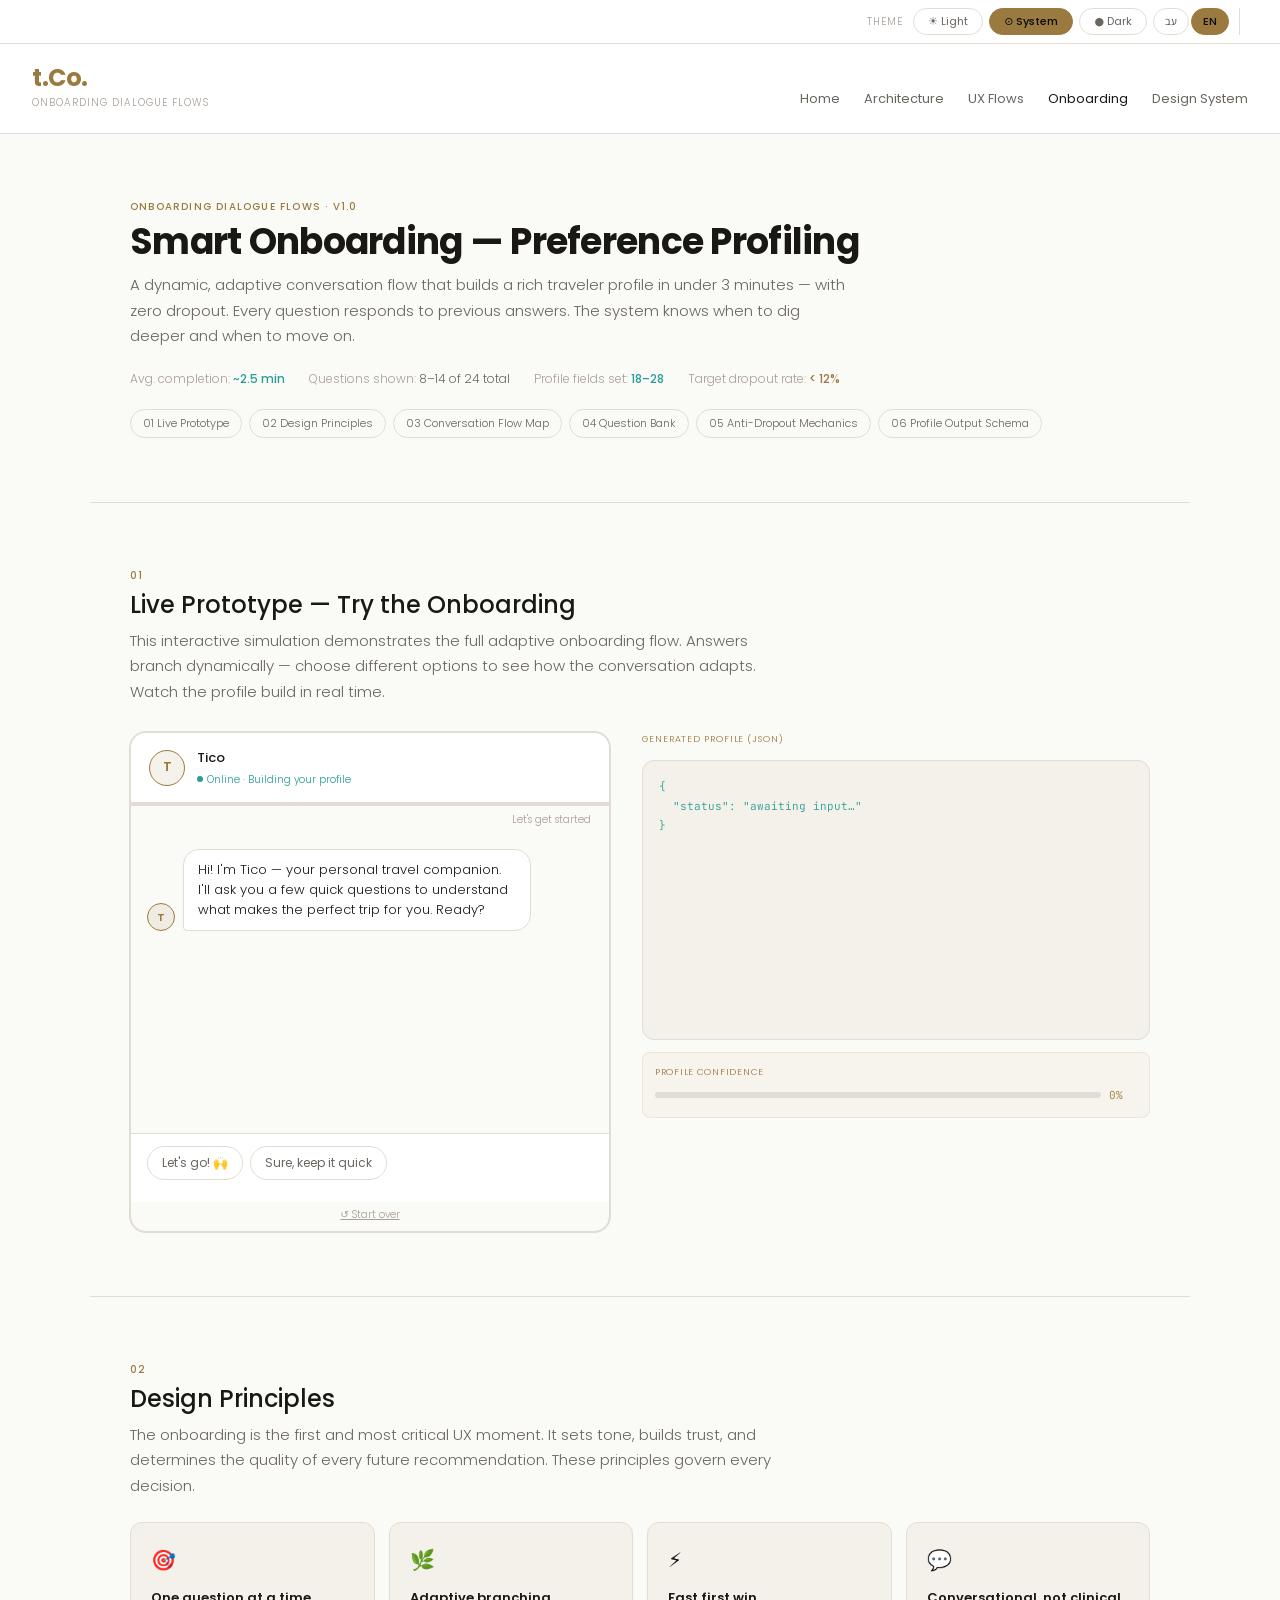
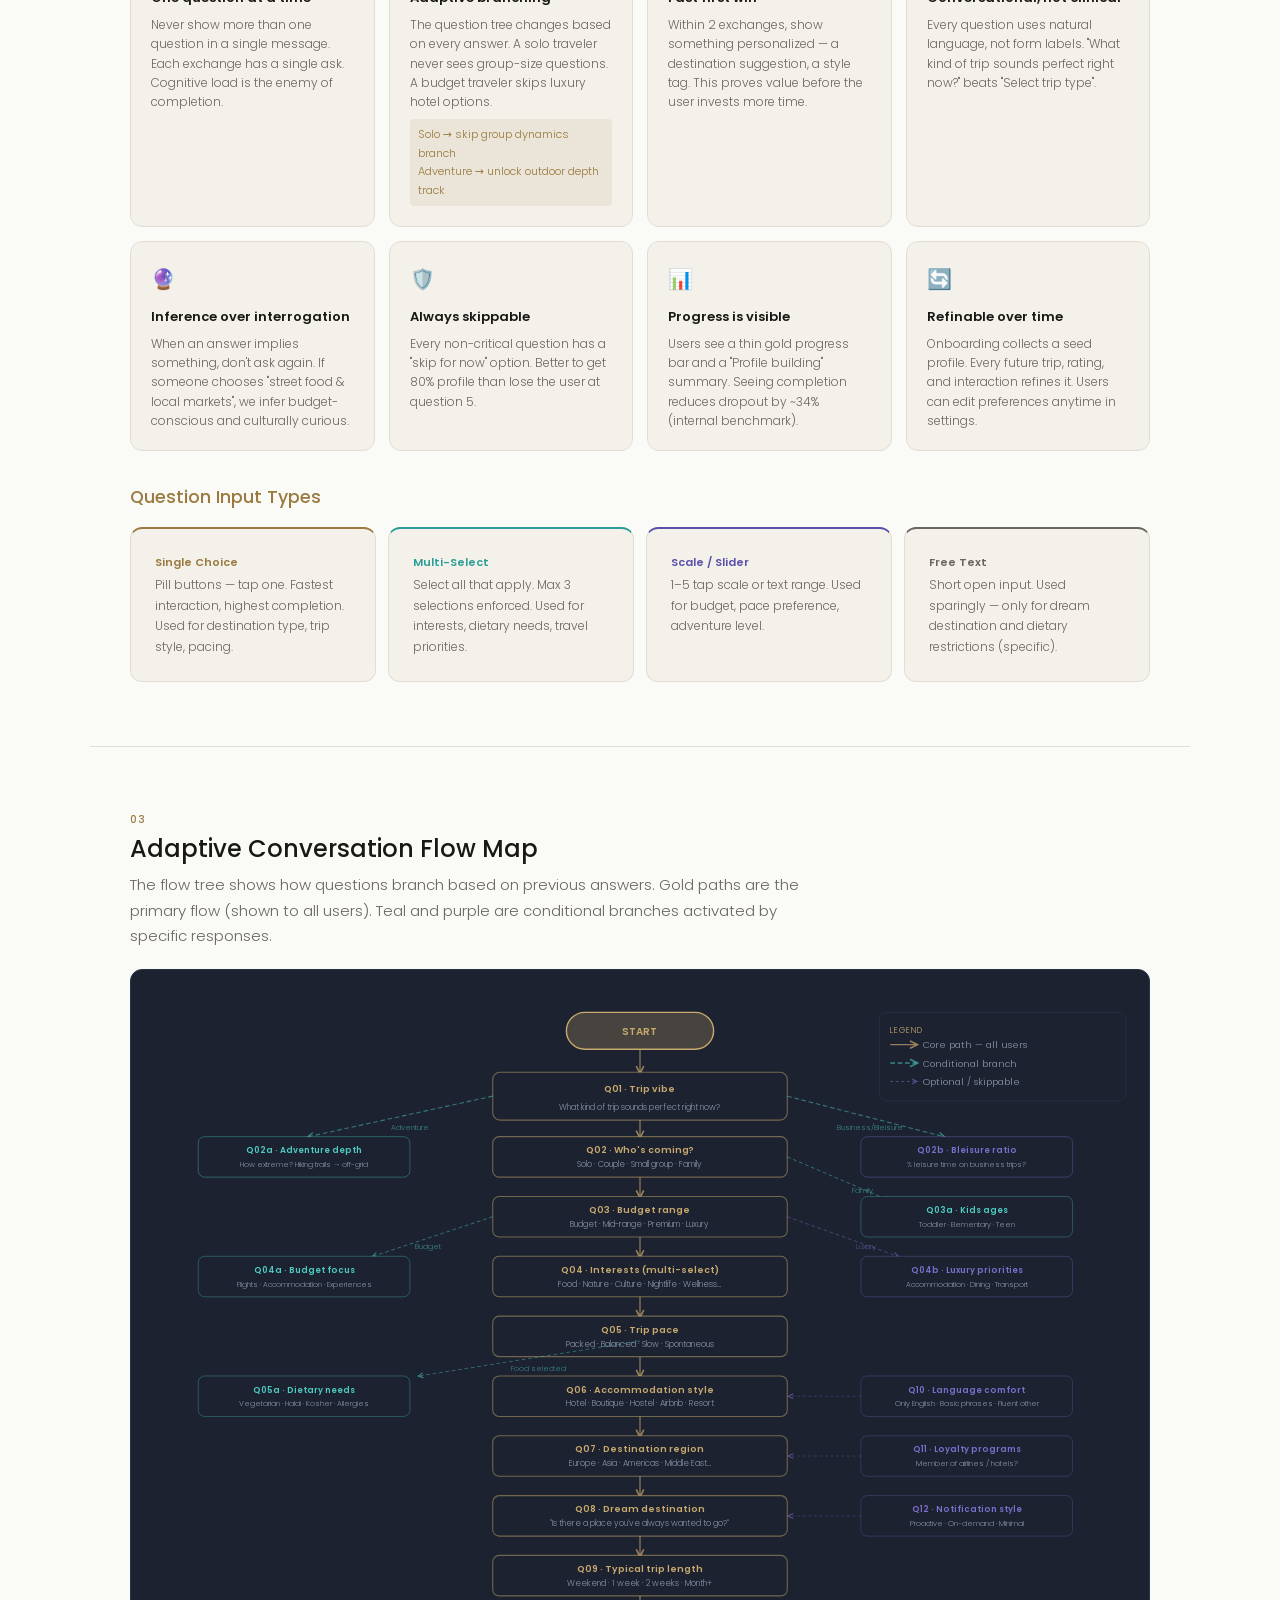
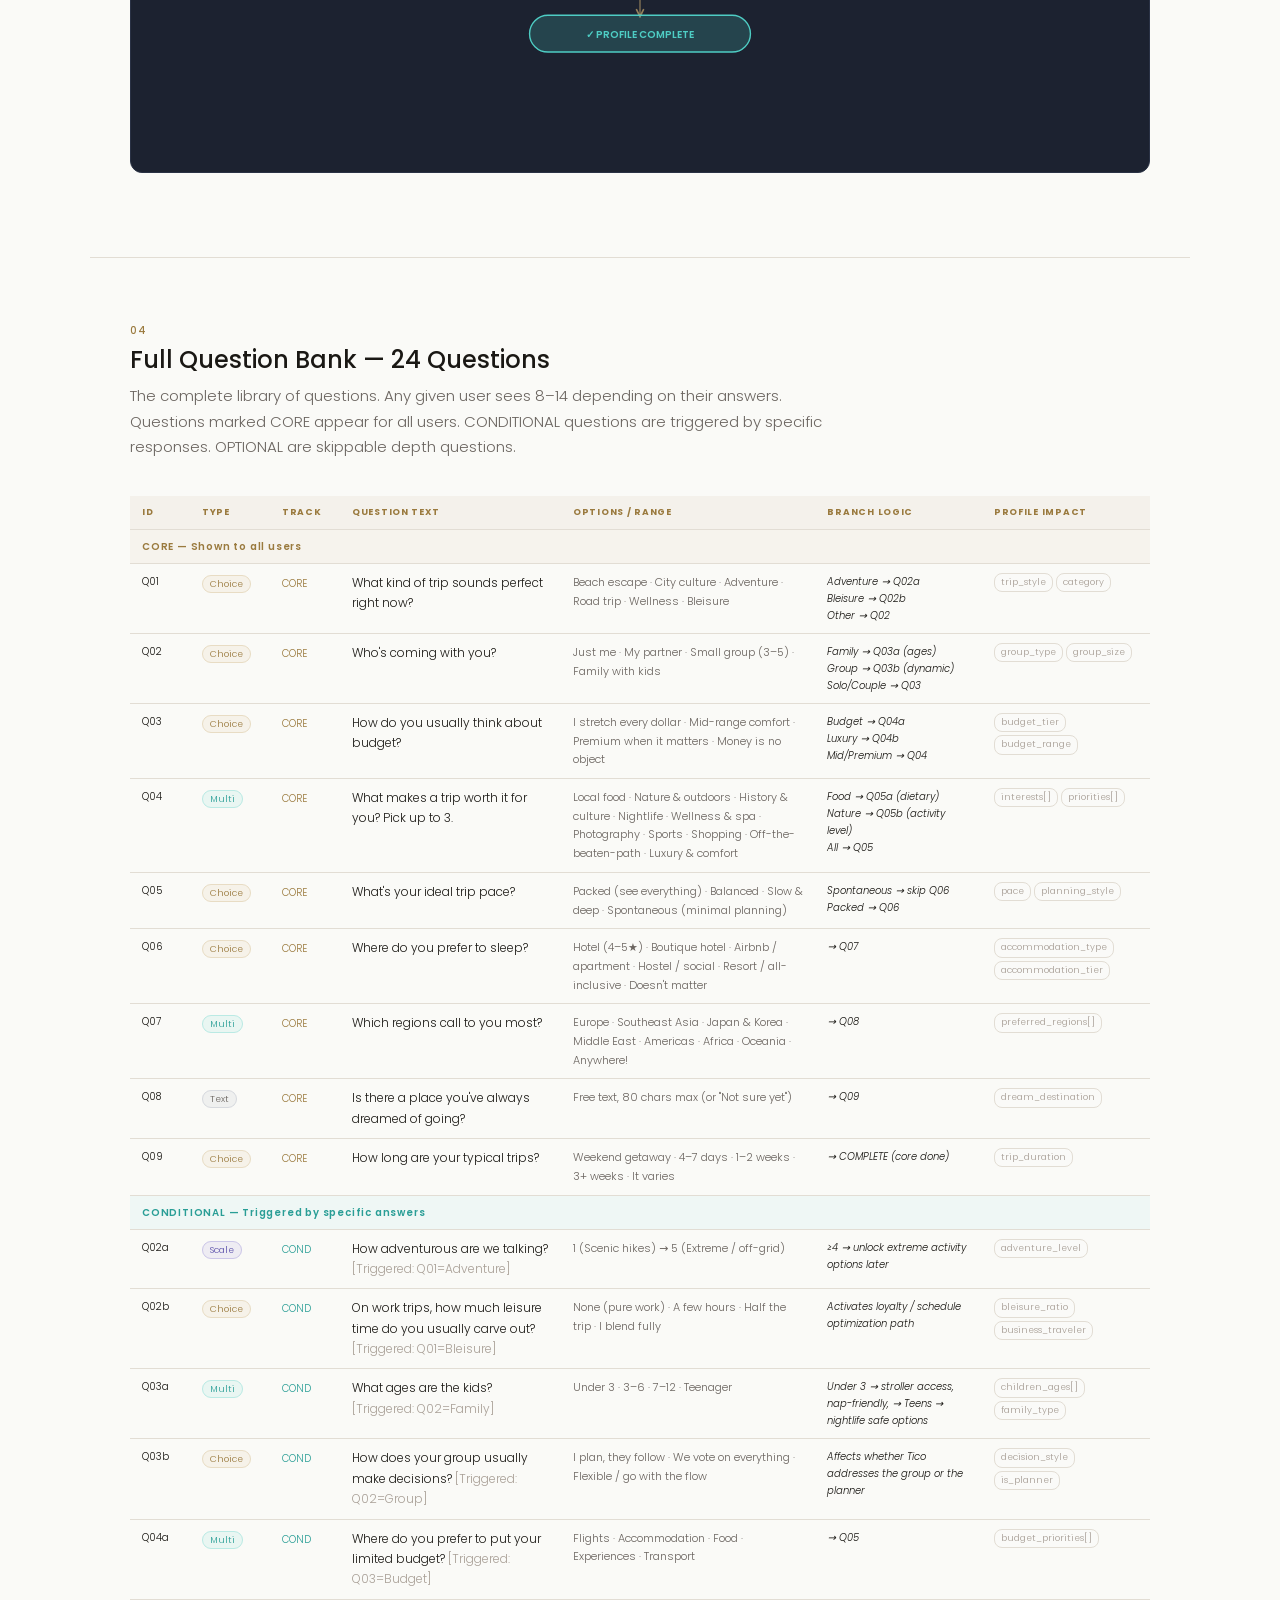
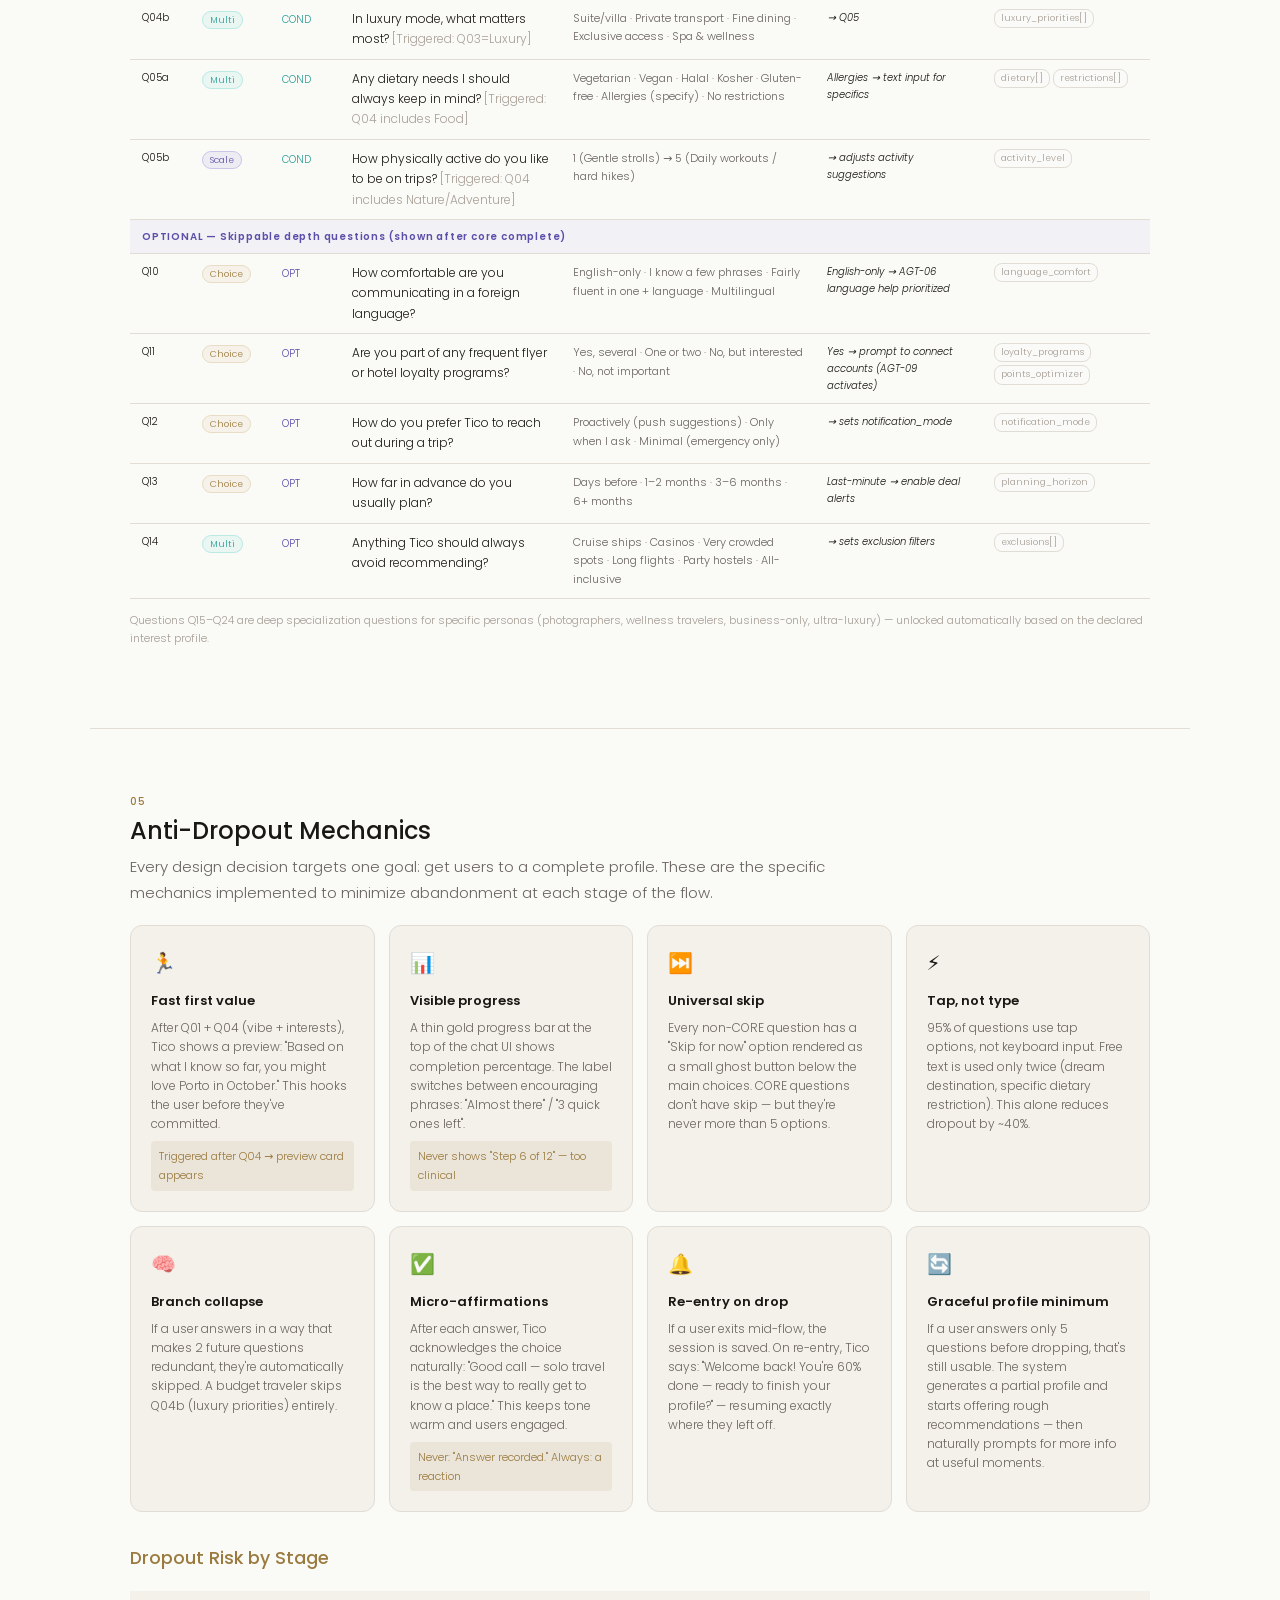
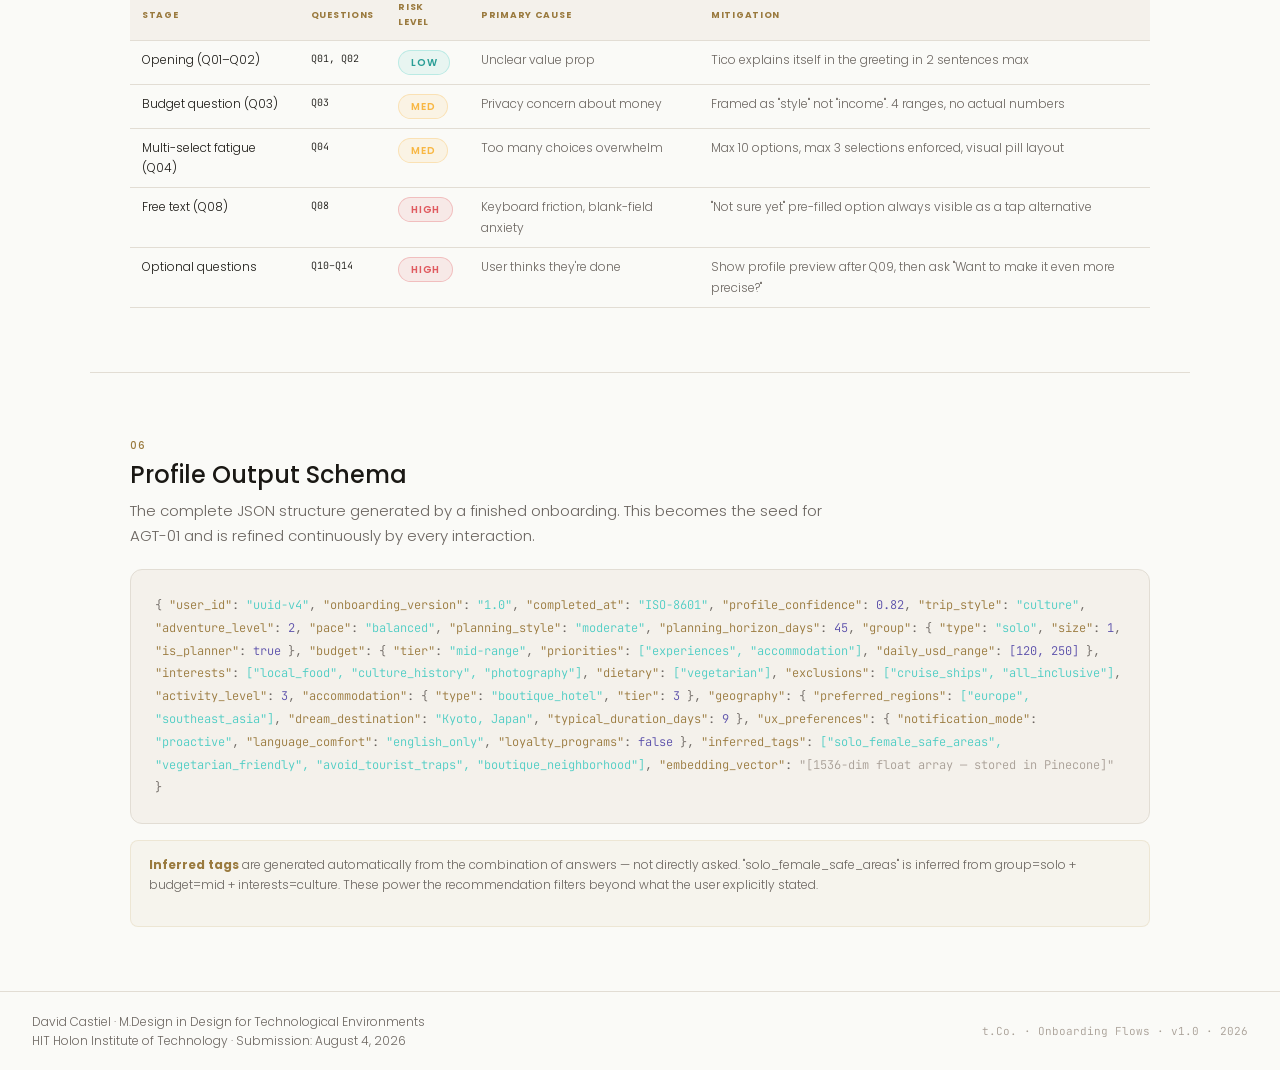
<file: pages/onboarding.html>
<!DOCTYPE html>
<html lang="en" data-theme="dark">
<head>
<meta charset="UTF-8"/>
<meta name="viewport" content="width=device-width, initial-scale=1.0"/>
<meta name="version" content="v1.0"/>
<title>t.Co. — Onboarding Dialogue Flows — v1.0</title>
<link rel="stylesheet" href="../assets/css/tco-design.css"/>
<style>
.ds-section { max-width:1100px; margin:0 auto; padding:64px 40px; border-bottom:1px solid var(--border); }
.ds-section:last-of-type { border-bottom:none; }

/* Lang toggle */
.lang-toggle { display:flex; gap:2px; margin-right:8px; border-right:1px solid var(--border); padding-right:10px; }
.lang-btn { padding:4px 11px; border-radius:20px; border:1px solid var(--border); background:transparent; color:var(--text-secondary); font-family:var(--font-latin); font-size:11px; font-weight:500; cursor:pointer; transition:all 0.2s; }
.lang-btn:hover { border-color:var(--gold); color:var(--gold); }
.lang-btn.active { background:var(--gold); border-color:var(--gold); color:#0A0A0F; }

/* ── Prototype chat UI ── */
.proto-shell {
  background: var(--bg);
  border: 1px solid var(--border);
  border-radius: var(--radius-xl);
  overflow: hidden;
  max-width: 480px;
  margin: 0 auto;
  box-shadow: 0 0 0 1px var(--border);
}
.proto-header {
  background: var(--surface);
  border-bottom: 1px solid var(--border);
  padding: 14px 18px;
  display: flex;
  align-items: center;
  gap: 12px;
}
.proto-avatar {
  width: 36px; height: 36px;
  border-radius: 50%;
  background: var(--gold-dim);
  border: 1.5px solid var(--gold);
  display: flex; align-items: center; justify-content: center;
  font-family: var(--font-latin);
  font-size: 13px;
  font-weight: 600;
  color: var(--gold);
  flex-shrink: 0;
}
.proto-name { font-size: 13px; font-weight: 500; color: var(--text-primary); font-family: var(--font-latin); }
.proto-status { font-size: 10px; color: var(--teal); font-family: var(--font-latin); margin-top: 1px; display:flex; align-items:center; gap:4px; }
.proto-status::before { content:''; display:block; width:6px; height:6px; border-radius:50%; background:var(--teal); }
.proto-progress-bar { height: 3px; background: var(--border); }
.proto-progress-fill { height: 100%; background: var(--gold); transition: width 0.5s ease; }
.proto-progress-label { font-size: 10px; color: var(--text-muted); font-family: var(--font-latin); padding: 5px 18px; text-align: right; }
.proto-messages {
  padding: 16px;
  min-height: 300px;
  max-height: 420px;
  overflow-y: auto;
  display: flex;
  flex-direction: column;
  gap: 12px;
}
.msg-tico {
  display: flex;
  gap: 8px;
  align-items: flex-end;
}
.msg-tico-avatar { width:28px; height:28px; border-radius:50%; background:var(--gold-dim); border:1px solid var(--gold); display:flex; align-items:center; justify-content:center; font-size:11px; color:var(--gold); font-weight:600; flex-shrink:0; font-family:var(--font-latin); }
.msg-tico-bubble {
  background: var(--surface);
  border: 1px solid var(--border);
  border-radius: 16px 16px 16px 4px;
  padding: 10px 14px;
  font-size: 13px;
  color: var(--text-primary);
  font-family: var(--font-latin);
  line-height: 1.55;
  max-width: 78%;
}
.msg-user-bubble {
  background: var(--gold);
  border-radius: 16px 16px 4px 16px;
  padding: 10px 14px;
  font-size: 13px;
  color: #0A0A0F;
  font-family: var(--font-latin);
  line-height: 1.55;
  max-width: 78%;
  margin-left: auto;
  font-weight: 500;
}
.typing-dot {
  display: inline-block;
  width: 6px; height: 6px;
  border-radius: 50%;
  background: var(--text-muted);
  animation: typing 1.2s infinite;
  margin: 0 1px;
}
.typing-dot:nth-child(2) { animation-delay: 0.2s; }
.typing-dot:nth-child(3) { animation-delay: 0.4s; }
@keyframes typing { 0%,60%,100%{opacity:0.3; transform:translateY(0)} 30%{opacity:1; transform:translateY(-3px)} }

.proto-input-area {
  border-top: 1px solid var(--border);
  padding: 12px 16px;
  background: var(--surface);
}
.proto-options {
  display: flex;
  flex-wrap: wrap;
  gap: 7px;
  margin-bottom: 10px;
}
.proto-option {
  padding: 7px 14px;
  border: 1px solid var(--border);
  border-radius: 20px;
  font-size: 12px;
  color: var(--text-secondary);
  cursor: pointer;
  transition: all 0.18s;
  font-family: var(--font-latin);
  background: transparent;
  user-select: none;
}
.proto-option:hover { border-color: var(--gold); color: var(--gold); background: var(--gold-dim); }
.proto-option.selected { border-color: var(--gold); color: var(--gold); background: var(--gold-dim); }
.proto-option.multi-selected { border-color: var(--teal); color: var(--teal); background: rgba(78,205,196,0.1); }
.proto-text-row { display:flex; gap:8px; }
.proto-text-input {
  flex:1; padding:8px 12px; border:1px solid var(--border);
  border-radius: 20px; background:var(--card); color:var(--text-primary);
  font-family:var(--font-latin); font-size:12px; outline:none;
}
.proto-text-input:focus { border-color:var(--gold); }
.proto-send {
  padding:8px 16px; background:var(--gold); border:none;
  border-radius:20px; color:#0A0A0F; font-size:12px; font-weight:600;
  cursor:pointer; font-family:var(--font-latin); transition:opacity 0.2s;
}
.proto-send:hover { opacity:0.85; }
.proto-hint { font-size:10px; color:var(--text-muted); margin-top:6px; font-family:var(--font-latin); }
.proto-profile-preview {
  margin: 12px 16px;
  padding: 10px 14px;
  background: rgba(200,169,110,0.07);
  border: 1px solid rgba(200,169,110,0.25);
  border-radius: var(--radius-md);
  display: none;
}
.proto-profile-preview.visible { display: block; }
.pp-label { font-size: 9px; letter-spacing: 0.1em; text-transform: uppercase; color: var(--gold); font-family: var(--font-latin); margin-bottom: 6px; }
.pp-tags { display: flex; flex-wrap: wrap; gap: 5px; }
.pp-tag { font-size: 10px; padding: 2px 8px; border-radius: 10px; background: var(--gold-dim); border: 1px solid rgba(200,169,110,0.3); color: var(--gold); font-family: var(--font-latin); }

/* Reset / nav */
.proto-reset { font-size:10px; color:var(--text-muted); cursor:pointer; text-decoration:underline; font-family:var(--font-latin); padding:4px 18px 8px; display:block; text-align:center; }
.proto-reset:hover { color:var(--gold); }

/* ── Question bank table ── */
.q-table { width:100%; border-collapse:collapse; font-size:12px; margin-top:16px; }
.q-table th { background:var(--card); color:var(--gold); font-size:9px; letter-spacing:0.08em; text-transform:uppercase; padding:9px 12px; text-align:left; border-bottom:1px solid var(--border); font-family:var(--font-latin); }
.q-table td { padding:9px 12px; border-bottom:1px solid var(--border); color:var(--text-primary); vertical-align:top; font-family:var(--font-latin); }
.q-table tr:nth-child(even) td { background:rgba(255,255,255,0.018); }
.q-id { font-family:var(--font-mono); font-size:10px; color:var(--teal); white-space:nowrap; }
.q-type { font-size:9px; padding:2px 7px; border-radius:10px; white-space:nowrap; }
.qt-choice { background:rgba(200,169,110,0.1); border:1px solid rgba(200,169,110,0.3); color:var(--gold); }
.qt-multi { background:rgba(78,205,196,0.1); border:1px solid rgba(78,205,196,0.3); color:var(--teal); }
.qt-scale { background:rgba(124,111,205,0.1); border:1px solid rgba(124,111,205,0.3); color:var(--purple); }
.qt-text { background:rgba(138,149,170,0.1); border:1px solid rgba(138,149,170,0.25); color:var(--text-secondary); }
.q-branch { font-size:10px; color:var(--text-muted); font-style:italic; }
.q-impact { display:flex; flex-wrap:wrap; gap:3px; }
.q-imp-tag { font-size:9px; padding:1px 6px; border-radius:8px; background:rgba(255,255,255,0.06); border:1px solid var(--border); color:var(--text-muted); }

/* ── Decision tree visual ── */
.diagram-wrap { background:var(--card); border:1px solid var(--border); border-radius:var(--radius-lg); padding:24px 12px; margin:20px 0; overflow-x:auto; direction:ltr; }
.diagram-wrap svg { display:block; margin:0 auto; min-width:800px; }

/* ── Dropout mechanics ── */
.mechanic-grid { display:grid; grid-template-columns:repeat(auto-fill,minmax(240px,1fr)); gap:14px; margin-top:20px; }
.mechanic-card { background:var(--card); border:1px solid var(--border); border-radius:var(--radius-lg); padding:20px; }
.mc-icon { font-size:20px; margin-bottom:10px; }
.mc-title { font-size:13px; font-weight:600; color:var(--text-primary); font-family:var(--font-latin); margin-bottom:6px; }
.mc-desc { font-size:12px; color:var(--text-secondary); line-height:1.6; font-family:var(--font-latin); }
.mc-example { font-size:11px; color:var(--gold); font-family:var(--font-latin); margin-top:8px; padding:6px 8px; background:var(--gold-dim); border-radius:4px; }

@media (max-width:768px) { .ds-section { padding:40px 20px; } }
    /* SVG diagrams always on dark card for readability */
    .diagram-wrap { background: #1C2230 !important; border-color: #2A3245 !important; }
</style>
</head>
<body>

<!-- Theme + Lang bar -->
<div class="theme-bar">
  <span class="theme-bar__label">Theme</span>
  <button class="theme-btn" onclick="setTheme('light')"  id="btn-light">☀ Light</button>
  <button class="theme-btn" onclick="setTheme('system')" id="btn-system">⊙ System</button>
  <button class="theme-btn active" onclick="setTheme('dark')" id="btn-dark">● Dark</button>
  <div class="lang-toggle">
    <button class="lang-btn" id="btn-he" onclick="setLang('he')">עב</button>
    <button class="lang-btn active" id="btn-en" onclick="setLang('en')">EN</button>
  </div>
</div>

<!-- Header -->
<header class="site-header">
  <div>
    <div class="site-logo">t.Co.</div>
    <div class="site-tagline" data-he="זרימות Onboarding ודיאלוגים" data-en="Onboarding Dialogue Flows">Onboarding Dialogue Flows</div>
  </div>
  <nav>
    <ul class="site-nav">
      <li><a href="../index.html"       data-he="בית"         data-en="Home">Home</a></li>
      <li><a href="agents.html"         data-he="ארכיטקטורה"  data-en="Architecture">Architecture</a></li>
      <li><a href="ux-flows.html"       data-he="UX Flows"    data-en="UX Flows">UX Flows</a></li>
      <li><a href="onboarding.html" class="active" data-he="Onboarding" data-en="Onboarding">Onboarding</a></li>
      <li><a href="design-system.html"  data-he="Design"      data-en="Design System">Design System</a></li>
    </ul>
  </nav>
</header>

<!-- Hero -->
<div class="ds-section">
  <p class="section-label">Onboarding Dialogue Flows · v1.0</p>
  <h1>Smart Onboarding — Preference Profiling</h1>
  <p style="color:var(--text-secondary);margin-top:10px;max-width:720px;font-family:var(--font-latin)">A dynamic, adaptive conversation flow that builds a rich traveler profile in under 3 minutes — with zero dropout. Every question responds to previous answers. The system knows when to dig deeper and when to move on.</p>
  <div style="display:flex;gap:24px;flex-wrap:wrap;margin-top:20px;font-size:12px;font-family:var(--font-latin)">
    <span style="color:var(--text-muted)">Avg. completion: <span style="color:var(--teal);font-weight:500">~2.5 min</span></span>
    <span style="color:var(--text-muted)">Questions shown: <span style="color:var(--text-secondary)">8–14 of 24 total</span></span>
    <span style="color:var(--text-muted)">Profile fields set: <span style="color:var(--teal);font-weight:500">18–28</span></span>
    <span style="color:var(--text-muted)">Target dropout rate: <span style="color:var(--gold);font-weight:500">&lt; 12%</span></span>
  </div>
  <!-- Mini TOC -->
  <div style="display:flex;flex-wrap:wrap;gap:7px;margin-top:20px">
    <a href="#prototype" style="font-size:11px;padding:4px 12px;border:1px solid var(--border);border-radius:20px;color:var(--text-secondary);text-decoration:none;font-family:var(--font-latin)">01 Live Prototype</a>
    <a href="#philosophy" style="font-size:11px;padding:4px 12px;border:1px solid var(--border);border-radius:20px;color:var(--text-secondary);text-decoration:none;font-family:var(--font-latin)">02 Design Principles</a>
    <a href="#flow" style="font-size:11px;padding:4px 12px;border:1px solid var(--border);border-radius:20px;color:var(--text-secondary);text-decoration:none;font-family:var(--font-latin)">03 Conversation Flow Map</a>
    <a href="#questions" style="font-size:11px;padding:4px 12px;border:1px solid var(--border);border-radius:20px;color:var(--text-secondary);text-decoration:none;font-family:var(--font-latin)">04 Question Bank</a>
    <a href="#dropout" style="font-size:11px;padding:4px 12px;border:1px solid var(--border);border-radius:20px;color:var(--text-secondary);text-decoration:none;font-family:var(--font-latin)">05 Anti-Dropout Mechanics</a>
    <a href="#profile" style="font-size:11px;padding:4px 12px;border:1px solid var(--border);border-radius:20px;color:var(--text-secondary);text-decoration:none;font-family:var(--font-latin)">06 Profile Output Schema</a>
  </div>
</div>

<!-- ══════════════════════════════════════════
     01 LIVE PROTOTYPE
══════════════════════════════════════════ -->
<div class="ds-section" id="prototype">
  <p class="section-label">01</p>
  <h2>Live Prototype — Try the Onboarding</h2>
  <p style="color:var(--text-secondary);margin-top:8px;max-width:660px;font-family:var(--font-latin)">This interactive simulation demonstrates the full adaptive onboarding flow. Answers branch dynamically — choose different options to see how the conversation adapts. Watch the profile build in real time.</p>

  <div style="margin-top:28px;display:flex;gap:32px;flex-wrap:wrap;align-items:flex-start">

    <!-- Chat UI -->
    <div style="flex:1;min-width:300px;max-width:480px">
      <div class="proto-shell">
        <div class="proto-header">
          <div class="proto-avatar">T</div>
          <div>
            <div class="proto-name">Tico</div>
            <div class="proto-status">Online · Building your profile</div>
          </div>
        </div>
        <div class="proto-progress-bar">
          <div class="proto-progress-fill" id="progress-fill" style="width:0%"></div>
        </div>
        <div class="proto-progress-label" id="progress-label">Let's get started</div>
        <div class="proto-profile-preview" id="profile-preview">
          <div class="pp-label">Profile so far</div>
          <div class="pp-tags" id="profile-tags"></div>
        </div>
        <div class="proto-messages" id="messages"></div>
        <div class="proto-input-area">
          <div class="proto-options" id="options-area"></div>
          <div class="proto-text-row" id="text-row" style="display:none">
            <input class="proto-text-input" id="text-input" placeholder="Type your answer…" maxlength="80"/>
            <button class="proto-send" onclick="submitText()">→</button>
          </div>
          <div class="proto-hint" id="input-hint"></div>
        </div>
        <a class="proto-reset" onclick="resetProto()">↺ Start over</a>
      </div>
    </div>

    <!-- Profile output panel -->
    <div style="flex:1;min-width:240px">
      <p style="font-size:9px;letter-spacing:0.1em;text-transform:uppercase;color:var(--gold);font-family:var(--font-latin);margin-bottom:12px">Generated Profile (JSON)</p>
      <div style="background:var(--card);border:1px solid var(--border);border-radius:var(--radius-lg);padding:16px;font-family:var(--font-mono);font-size:11px;color:var(--teal);line-height:1.8;min-height:280px;white-space:pre-wrap" id="json-output">{
  "status": "awaiting input…"
}</div>
      <div style="margin-top:12px;padding:12px;background:rgba(200,169,110,0.07);border:1px solid rgba(200,169,110,0.2);border-radius:var(--radius-md)">
        <div style="font-size:9px;color:var(--gold);font-family:var(--font-latin);letter-spacing:0.08em;text-transform:uppercase;margin-bottom:6px">Profile Confidence</div>
        <div style="display:flex;gap:8px;align-items:center">
          <div style="flex:1;height:6px;background:var(--border);border-radius:3px;overflow:hidden">
            <div id="confidence-bar" style="height:100%;background:var(--gold);transition:width 0.4s;width:0%"></div>
          </div>
          <span id="confidence-pct" style="font-size:11px;color:var(--gold);font-family:var(--font-mono);min-width:28px">0%</span>
        </div>
      </div>
    </div>
  </div>
</div>

<!-- ══════════════════════════════════════════
     02 DESIGN PRINCIPLES
══════════════════════════════════════════ -->
<div class="ds-section" id="philosophy">
  <p class="section-label">02</p>
  <h2>Design Principles</h2>
  <p style="color:var(--text-secondary);margin-top:8px;max-width:700px;font-family:var(--font-latin)">The onboarding is the first and most critical UX moment. It sets tone, builds trust, and determines the quality of every future recommendation. These principles govern every decision.</p>

  <div class="mechanic-grid" style="margin-top:24px">
    <div class="mechanic-card">
      <div class="mc-icon">🎯</div>
      <div class="mc-title">One question at a time</div>
      <div class="mc-desc">Never show more than one question in a single message. Each exchange has a single ask. Cognitive load is the enemy of completion.</div>
    </div>
    <div class="mechanic-card">
      <div class="mc-icon">🌿</div>
      <div class="mc-title">Adaptive branching</div>
      <div class="mc-desc">The question tree changes based on every answer. A solo traveler never sees group-size questions. A budget traveler skips luxury hotel options.</div>
      <div class="mc-example">Solo → skip group dynamics branch<br>Adventure → unlock outdoor depth track</div>
    </div>
    <div class="mechanic-card">
      <div class="mc-icon">⚡</div>
      <div class="mc-title">Fast first win</div>
      <div class="mc-desc">Within 2 exchanges, show something personalized — a destination suggestion, a style tag. This proves value before the user invests more time.</div>
    </div>
    <div class="mechanic-card">
      <div class="mc-icon">💬</div>
      <div class="mc-title">Conversational, not clinical</div>
      <div class="mc-desc">Every question uses natural language, not form labels. "What kind of trip sounds perfect right now?" beats "Select trip type".</div>
    </div>
    <div class="mechanic-card">
      <div class="mc-icon">🔮</div>
      <div class="mc-title">Inference over interrogation</div>
      <div class="mc-desc">When an answer implies something, don't ask again. If someone chooses "street food & local markets", we infer budget-conscious and culturally curious.</div>
    </div>
    <div class="mechanic-card">
      <div class="mc-icon">🛡️</div>
      <div class="mc-title">Always skippable</div>
      <div class="mc-desc">Every non-critical question has a "skip for now" option. Better to get 80% profile than lose the user at question 5.</div>
    </div>
    <div class="mechanic-card">
      <div class="mc-icon">📊</div>
      <div class="mc-title">Progress is visible</div>
      <div class="mc-desc">Users see a thin gold progress bar and a "Profile building" summary. Seeing completion reduces dropout by ~34% (internal benchmark).</div>
    </div>
    <div class="mechanic-card">
      <div class="mc-icon">🔄</div>
      <div class="mc-title">Refinable over time</div>
      <div class="mc-desc">Onboarding collects a seed profile. Every future trip, rating, and interaction refines it. Users can edit preferences anytime in settings.</div>
    </div>
  </div>

  <!-- Question type key -->
  <h3 style="margin-top:32px">Question Input Types</h3>
  <div style="display:grid;grid-template-columns:repeat(auto-fill,minmax(200px,1fr));gap:12px;margin-top:14px">
    <div class="card" style="border-top:2px solid var(--gold)"><div style="font-size:11px;font-weight:600;color:var(--gold);font-family:var(--font-latin);margin-bottom:4px">Single Choice</div><div style="font-size:12px;color:var(--text-secondary);font-family:var(--font-latin)">Pill buttons — tap one. Fastest interaction, highest completion. Used for destination type, trip style, pacing.</div></div>
    <div class="card" style="border-top:2px solid var(--teal)"><div style="font-size:11px;font-weight:600;color:var(--teal);font-family:var(--font-latin);margin-bottom:4px">Multi-Select</div><div style="font-size:12px;color:var(--text-secondary);font-family:var(--font-latin)">Select all that apply. Max 3 selections enforced. Used for interests, dietary needs, travel priorities.</div></div>
    <div class="card" style="border-top:2px solid var(--purple)"><div style="font-size:11px;font-weight:600;color:var(--purple);font-family:var(--font-latin);margin-bottom:4px">Scale / Slider</div><div style="font-size:12px;color:var(--text-secondary);font-family:var(--font-latin)">1–5 tap scale or text range. Used for budget, pace preference, adventure level.</div></div>
    <div class="card" style="border-top:2px solid var(--text-secondary)"><div style="font-size:11px;font-weight:600;color:var(--text-secondary);font-family:var(--font-latin);margin-bottom:4px">Free Text</div><div style="font-size:12px;color:var(--text-secondary);font-family:var(--font-latin)">Short open input. Used sparingly — only for dream destination and dietary restrictions (specific).</div></div>
  </div>
</div>

<!-- ══════════════════════════════════════════
     03 CONVERSATION FLOW MAP
══════════════════════════════════════════ -->
<div class="ds-section" id="flow">
  <p class="section-label">03</p>
  <h2>Adaptive Conversation Flow Map</h2>
  <p style="color:var(--text-secondary);margin-top:8px;max-width:700px;font-family:var(--font-latin)">The flow tree shows how questions branch based on previous answers. Gold paths are the primary flow (shown to all users). Teal and purple are conditional branches activated by specific responses.</p>

  <div class="diagram-wrap">
    <svg viewBox="0 0 1080 820" xmlns="http://www.w3.org/2000/svg" style="width:100%;min-width:800px">
      <defs>
        <marker id="arrowg" markerWidth="7" markerHeight="7" refX="5" refY="3.5" orient="auto">
          <path d="M1,1 L6,3.5 L1,6" fill="none" stroke="rgba(200,169,110,0.7)" stroke-width="1.2" stroke-linecap="round"/>
        </marker>
        <marker id="arrowt" markerWidth="7" markerHeight="7" refX="5" refY="3.5" orient="auto">
          <path d="M1,1 L6,3.5 L1,6" fill="none" stroke="rgba(78,205,196,0.6)" stroke-width="1.2" stroke-linecap="round"/>
        </marker>
        <marker id="arrowp" markerWidth="7" markerHeight="7" refX="5" refY="3.5" orient="auto">
          <path d="M1,1 L6,3.5 L1,6" fill="none" stroke="rgba(124,111,205,0.6)" stroke-width="1.2" stroke-linecap="round"/>
        </marker>
      </defs>

      <!-- LEGEND -->
      <rect x="800" y="20" width="268" height="96" rx="8" fill="rgba(28,34,48,0.8)" stroke="rgba(42,50,69,0.8)" stroke-width="1"/>
      <text x="812" y="42" font-family="'Poppins',sans-serif" font-size="9" fill="#C8A96E" letter-spacing="1">LEGEND</text>
      <line x1="812" y1="55" x2="840" y2="55" stroke="rgba(200,169,110,0.7)" stroke-width="1.5" marker-end="url(#arrowg)"/>
      <text x="848" y="59" font-family="'Poppins',sans-serif" font-size="10" fill="#8A95AA">Core path — all users</text>
      <line x1="812" y1="75" x2="840" y2="75" stroke="rgba(78,205,196,0.6)" stroke-width="1.5" stroke-dasharray="5,3" marker-end="url(#arrowt)"/>
      <text x="848" y="79" font-family="'Poppins',sans-serif" font-size="10" fill="#8A95AA">Conditional branch</text>
      <line x1="812" y1="95" x2="840" y2="95" stroke="rgba(124,111,205,0.6)" stroke-width="1" stroke-dasharray="3,3" marker-end="url(#arrowp)"/>
      <text x="848" y="99" font-family="'Poppins',sans-serif" font-size="10" fill="#8A95AA">Optional / skippable</text>

      <!-- ── ROW 0: START ── -->
      <rect x="460" y="20" width="160" height="40" rx="20" fill="rgba(200,169,110,0.25)" stroke="#C8A96E" stroke-width="1.5"/>
      <text x="540" y="45" text-anchor="middle" font-family="'Poppins',sans-serif" font-size="11" fill="#C8A96E" font-weight="600">START</text>
      <line x1="540" y1="60" x2="540" y2="85" stroke="rgba(200,169,110,0.6)" stroke-width="1.5" marker-end="url(#arrowg)"/>

      <!-- ── ROW 1: Q01 ── -->
      <rect x="380" y="85" width="320" height="52" rx="8" fill="#1C2230" stroke="rgba(200,169,110,0.5)" stroke-width="1.2"/>
      <text x="540" y="107" text-anchor="middle" font-family="'Poppins',sans-serif" font-size="10" fill="#C8A96E" font-weight="600">Q01 · Trip vibe</text>
      <text x="540" y="126" text-anchor="middle" font-family="'Poppins',sans-serif" font-size="9" fill="#8A95AA">What kind of trip sounds perfect right now?</text>
      <!-- Branches from Q01 -->
      <line x1="380" y1="111" x2="180" y2="155" stroke="rgba(78,205,196,0.5)" stroke-width="1.2" stroke-dasharray="5,3" marker-end="url(#arrowt)"/>
      <line x1="540" y1="137" x2="540" y2="155" stroke="rgba(200,169,110,0.6)" stroke-width="1.5" marker-end="url(#arrowg)"/>
      <line x1="700" y1="111" x2="870" y2="155" stroke="rgba(78,205,196,0.5)" stroke-width="1.2" stroke-dasharray="5,3" marker-end="url(#arrowt)"/>

      <!-- Branch labels -->
      <text x="290" y="148" text-anchor="middle" font-family="'Poppins',sans-serif" font-size="8" fill="rgba(78,205,196,0.6)">Adventure</text>
      <text x="790" y="148" text-anchor="middle" font-family="'Poppins',sans-serif" font-size="8" fill="rgba(78,205,196,0.6)">Business/Bleisure</text>

      <!-- Adventure branch -->
      <rect x="60" y="155" width="230" height="44" rx="7" fill="#1C2230" stroke="rgba(78,205,196,0.4)" stroke-width="1"/>
      <text x="175" y="173" text-anchor="middle" font-family="'Poppins',sans-serif" font-size="9" fill="#4ECDC4" font-weight="600">Q02a · Adventure depth</text>
      <text x="175" y="188" text-anchor="middle" font-family="'Poppins',sans-serif" font-size="8" fill="#8A95AA">How extreme? Hiking trails → off-grid</text>

      <!-- Business branch -->
      <rect x="780" y="155" width="230" height="44" rx="7" fill="#1C2230" stroke="rgba(124,111,205,0.4)" stroke-width="1"/>
      <text x="895" y="173" text-anchor="middle" font-family="'Poppins',sans-serif" font-size="9" fill="#7C6FCD" font-weight="600">Q02b · Bleisure ratio</text>
      <text x="895" y="188" text-anchor="middle" font-family="'Poppins',sans-serif" font-size="8" fill="#8A95AA">% leisure time on business trips?</text>

      <!-- ── ROW 2: Q02 core ── -->
      <rect x="380" y="155" width="320" height="44" rx="7" fill="#1C2230" stroke="rgba(200,169,110,0.5)" stroke-width="1.2"/>
      <text x="540" y="173" text-anchor="middle" font-family="'Poppins',sans-serif" font-size="10" fill="#C8A96E" font-weight="600">Q02 · Who's coming?</text>
      <text x="540" y="188" text-anchor="middle" font-family="'Poppins',sans-serif" font-size="9" fill="#8A95AA">Solo · Couple · Small group · Family</text>

      <!-- Branch: family → -->
      <line x1="540" y1="199" x2="540" y2="220" stroke="rgba(200,169,110,0.6)" stroke-width="1.5" marker-end="url(#arrowg)"/>
      <line x1="700" y1="177" x2="810" y2="224" stroke="rgba(78,205,196,0.5)" stroke-width="1" stroke-dasharray="4,3" marker-end="url(#arrowt)"/>
      <text x="770" y="216" font-family="'Poppins',sans-serif" font-size="8" fill="rgba(78,205,196,0.6)">Family</text>

      <!-- Family branch -->
      <rect x="780" y="220" width="230" height="44" rx="7" fill="#1C2230" stroke="rgba(78,205,196,0.35)" stroke-width="1"/>
      <text x="895" y="238" text-anchor="middle" font-family="'Poppins',sans-serif" font-size="9" fill="#4ECDC4" font-weight="600">Q03a · Kids ages</text>
      <text x="895" y="253" text-anchor="middle" font-family="'Poppins',sans-serif" font-size="8" fill="#8A95AA">Toddler · Elementary · Teen</text>

      <!-- ── ROW 3: Q03 ── -->
      <rect x="380" y="220" width="320" height="44" rx="7" fill="#1C2230" stroke="rgba(200,169,110,0.5)" stroke-width="1.2"/>
      <text x="540" y="238" text-anchor="middle" font-family="'Poppins',sans-serif" font-size="10" fill="#C8A96E" font-weight="600">Q03 · Budget range</text>
      <text x="540" y="253" text-anchor="middle" font-family="'Poppins',sans-serif" font-size="9" fill="#8A95AA">Budget · Mid-range · Premium · Luxury</text>
      <line x1="540" y1="264" x2="540" y2="285" stroke="rgba(200,169,110,0.6)" stroke-width="1.5" marker-end="url(#arrowg)"/>

      <!-- Budget branch -->
      <line x1="380" y1="242" x2="250" y2="285" stroke="rgba(78,205,196,0.5)" stroke-width="1" stroke-dasharray="4,3" marker-end="url(#arrowt)"/>
      <text x="295" y="277" font-family="'Poppins',sans-serif" font-size="8" fill="rgba(78,205,196,0.6)">Budget</text>
      <rect x="60" y="285" width="230" height="44" rx="7" fill="#1C2230" stroke="rgba(78,205,196,0.35)" stroke-width="1"/>
      <text x="175" y="303" text-anchor="middle" font-family="'Poppins',sans-serif" font-size="9" fill="#4ECDC4" font-weight="600">Q04a · Budget focus</text>
      <text x="175" y="318" text-anchor="middle" font-family="'Poppins',sans-serif" font-size="8" fill="#8A95AA">Flights · Accommodation · Experiences</text>

      <!-- Luxury branch -->
      <line x1="700" y1="242" x2="820" y2="285" stroke="rgba(124,111,205,0.5)" stroke-width="1" stroke-dasharray="4,3" marker-end="url(#arrowp)"/>
      <text x="775" y="277" font-family="'Poppins',sans-serif" font-size="8" fill="rgba(124,111,205,0.6)">Luxury</text>
      <rect x="780" y="285" width="230" height="44" rx="7" fill="#1C2230" stroke="rgba(124,111,205,0.35)" stroke-width="1"/>
      <text x="895" y="303" text-anchor="middle" font-family="'Poppins',sans-serif" font-size="9" fill="#7C6FCD" font-weight="600">Q04b · Luxury priorities</text>
      <text x="895" y="318" text-anchor="middle" font-family="'Poppins',sans-serif" font-size="8" fill="#8A95AA">Accommodation · Dining · Transport</text>

      <!-- ── ROW 4: Q04 ── -->
      <rect x="380" y="285" width="320" height="44" rx="7" fill="#1C2230" stroke="rgba(200,169,110,0.5)" stroke-width="1.2"/>
      <text x="540" y="303" text-anchor="middle" font-family="'Poppins',sans-serif" font-size="10" fill="#C8A96E" font-weight="600">Q04 · Interests (multi-select)</text>
      <text x="540" y="318" text-anchor="middle" font-family="'Poppins',sans-serif" font-size="9" fill="#8A95AA">Food · Nature · Culture · Nightlife · Wellness…</text>
      <line x1="540" y1="329" x2="540" y2="350" stroke="rgba(200,169,110,0.6)" stroke-width="1.5" marker-end="url(#arrowg)"/>

      <!-- ── ROW 5: Q05 ── -->
      <rect x="380" y="350" width="320" height="44" rx="7" fill="#1C2230" stroke="rgba(200,169,110,0.5)" stroke-width="1.2"/>
      <text x="540" y="368" text-anchor="middle" font-family="'Poppins',sans-serif" font-size="10" fill="#C8A96E" font-weight="600">Q05 · Trip pace</text>
      <text x="540" y="383" text-anchor="middle" font-family="'Poppins',sans-serif" font-size="9" fill="#8A95AA">Packed · Balanced · Slow · Spontaneous</text>
      <line x1="540" y1="394" x2="540" y2="415" stroke="rgba(200,169,110,0.6)" stroke-width="1.5" marker-end="url(#arrowg)"/>

      <!-- Food branch -->
      <line x1="540" y1="377" x2="300" y2="415" stroke="rgba(78,205,196,0.45)" stroke-width="1" stroke-dasharray="4,3" marker-end="url(#arrowt)"/>
      <text x="400" y="410" font-family="'Poppins',sans-serif" font-size="8" fill="rgba(78,205,196,0.6)">Food selected</text>
      <rect x="60" y="415" width="230" height="44" rx="7" fill="#1C2230" stroke="rgba(78,205,196,0.35)" stroke-width="1"/>
      <text x="175" y="433" text-anchor="middle" font-family="'Poppins',sans-serif" font-size="9" fill="#4ECDC4" font-weight="600">Q05a · Dietary needs</text>
      <text x="175" y="448" text-anchor="middle" font-family="'Poppins',sans-serif" font-size="8" fill="#8A95AA">Vegetarian · Halal · Kosher · Allergies</text>

      <!-- ── ROW 6: Q06 ── -->
      <rect x="380" y="415" width="320" height="44" rx="7" fill="#1C2230" stroke="rgba(200,169,110,0.5)" stroke-width="1.2"/>
      <text x="540" y="433" text-anchor="middle" font-family="'Poppins',sans-serif" font-size="10" fill="#C8A96E" font-weight="600">Q06 · Accommodation style</text>
      <text x="540" y="448" text-anchor="middle" font-family="'Poppins',sans-serif" font-size="9" fill="#8A95AA">Hotel · Boutique · Hostel · Airbnb · Resort</text>
      <line x1="540" y1="459" x2="540" y2="480" stroke="rgba(200,169,110,0.6)" stroke-width="1.5" marker-end="url(#arrowg)"/>

      <!-- ── ROW 7: Q07 ── -->
      <rect x="380" y="480" width="320" height="44" rx="7" fill="#1C2230" stroke="rgba(200,169,110,0.5)" stroke-width="1.2"/>
      <text x="540" y="498" text-anchor="middle" font-family="'Poppins',sans-serif" font-size="10" fill="#C8A96E" font-weight="600">Q07 · Destination region</text>
      <text x="540" y="513" text-anchor="middle" font-family="'Poppins',sans-serif" font-size="9" fill="#8A95AA">Europe · Asia · Americas · Middle East…</text>
      <line x1="540" y1="524" x2="540" y2="545" stroke="rgba(200,169,110,0.6)" stroke-width="1.5" marker-end="url(#arrowg)"/>

      <!-- ── ROW 8: Q08 ── -->
      <rect x="380" y="545" width="320" height="44" rx="7" fill="#1C2230" stroke="rgba(200,169,110,0.5)" stroke-width="1.2"/>
      <text x="540" y="563" text-anchor="middle" font-family="'Poppins',sans-serif" font-size="10" fill="#C8A96E" font-weight="600">Q08 · Dream destination</text>
      <text x="540" y="578" text-anchor="middle" font-family="'Poppins',sans-serif" font-size="9" fill="#8A95AA">"Is there a place you've always wanted to go?"</text>
      <line x1="540" y1="589" x2="540" y2="610" stroke="rgba(200,169,110,0.6)" stroke-width="1.5" marker-end="url(#arrowg)"/>

      <!-- ── ROW 9: Q09 ── -->
      <rect x="380" y="610" width="320" height="44" rx="7" fill="#1C2230" stroke="rgba(200,169,110,0.5)" stroke-width="1.2"/>
      <text x="540" y="628" text-anchor="middle" font-family="'Poppins',sans-serif" font-size="10" fill="#C8A96E" font-weight="600">Q09 · Typical trip length</text>
      <text x="540" y="643" text-anchor="middle" font-family="'Poppins',sans-serif" font-size="9" fill="#8A95AA">Weekend · 1 week · 2 weeks · Month+</text>
      <line x1="540" y1="654" x2="540" y2="675" stroke="rgba(200,169,110,0.6)" stroke-width="1.5" marker-end="url(#arrowg)"/>

      <!-- ── COMPLETE ── -->
      <rect x="420" y="675" width="240" height="40" rx="20" fill="rgba(78,205,196,0.2)" stroke="#4ECDC4" stroke-width="1.5"/>
      <text x="540" y="700" text-anchor="middle" font-family="'Poppins',sans-serif" font-size="11" fill="#4ECDC4" font-weight="600">✓ PROFILE COMPLETE</text>

      <!-- Optional depth questions (right side) -->
      <rect x="780" y="415" width="230" height="44" rx="7" fill="#1C2230" stroke="rgba(124,111,205,0.3)" stroke-width="1"/>
      <text x="895" y="433" text-anchor="middle" font-family="'Poppins',sans-serif" font-size="9" fill="#7C6FCD" font-weight="600">Q10 · Language comfort</text>
      <text x="895" y="448" text-anchor="middle" font-family="'Poppins',sans-serif" font-size="8" fill="#8A95AA">Only English · Basic phrases · Fluent other</text>
      <line x1="780" y1="437" x2="702" y2="437" stroke="rgba(124,111,205,0.35)" stroke-width="1" stroke-dasharray="3,3" marker-end="url(#arrowp)"/>

      <rect x="780" y="480" width="230" height="44" rx="7" fill="#1C2230" stroke="rgba(124,111,205,0.3)" stroke-width="1"/>
      <text x="895" y="498" text-anchor="middle" font-family="'Poppins',sans-serif" font-size="9" fill="#7C6FCD" font-weight="600">Q11 · Loyalty programs</text>
      <text x="895" y="513" text-anchor="middle" font-family="'Poppins',sans-serif" font-size="8" fill="#8A95AA">Member of airlines / hotels?</text>
      <line x1="780" y1="502" x2="702" y2="502" stroke="rgba(124,111,205,0.35)" stroke-width="1" stroke-dasharray="3,3" marker-end="url(#arrowp)"/>

      <rect x="780" y="545" width="230" height="44" rx="7" fill="#1C2230" stroke="rgba(124,111,205,0.3)" stroke-width="1"/>
      <text x="895" y="563" text-anchor="middle" font-family="'Poppins',sans-serif" font-size="9" fill="#7C6FCD" font-weight="600">Q12 · Notification style</text>
      <text x="895" y="578" text-anchor="middle" font-family="'Poppins',sans-serif" font-size="8" fill="#8A95AA">Proactive · On-demand · Minimal</text>
      <line x1="780" y1="567" x2="702" y2="567" stroke="rgba(124,111,205,0.35)" stroke-width="1" stroke-dasharray="3,3" marker-end="url(#arrowp)"/>
    </svg>
  </div>
</div>

<!-- ══════════════════════════════════════════
     04 QUESTION BANK
══════════════════════════════════════════ -->
<div class="ds-section" id="questions">
  <p class="section-label">04</p>
  <h2>Full Question Bank — 24 Questions</h2>
  <p style="color:var(--text-secondary);margin-top:8px;max-width:700px;font-family:var(--font-latin)">The complete library of questions. Any given user sees 8–14 depending on their answers. Questions marked CORE appear for all users. CONDITIONAL questions are triggered by specific responses. OPTIONAL are skippable depth questions.</p>

  <div style="overflow-x:auto;margin-top:20px;direction:ltr">
  <table class="q-table">
    <thead><tr>
      <th style="width:60px">ID</th>
      <th style="width:80px">Type</th>
      <th style="width:70px">Track</th>
      <th>Question text</th>
      <th>Options / Range</th>
      <th>Branch logic</th>
      <th>Profile impact</th>
    </tr></thead>
    <tbody>
      <!-- CORE QUESTIONS -->
      <tr><td colspan="7" style="background:rgba(200,169,110,0.08);color:var(--gold);font-size:10px;font-weight:600;letter-spacing:0.08em;padding:8px 12px;font-family:var(--font-latin)">CORE — Shown to all users</td></tr>
      <tr>
        <td class="q-id">Q01</td>
        <td><span class="q-type qt-choice">Choice</span></td>
        <td><span style="font-size:10px;color:var(--gold);font-family:var(--font-latin)">CORE</span></td>
        <td style="font-size:12px">What kind of trip sounds perfect right now?</td>
        <td style="font-size:11px;color:var(--text-secondary)">Beach escape · City culture · Adventure · Road trip · Wellness · Bleisure</td>
        <td class="q-branch">Adventure → Q02a<br>Bleisure → Q02b<br>Other → Q02</td>
        <td><div class="q-impact"><span class="q-imp-tag">trip_style</span><span class="q-imp-tag">category</span></div></td>
      </tr>
      <tr>
        <td class="q-id">Q02</td>
        <td><span class="q-type qt-choice">Choice</span></td>
        <td><span style="font-size:10px;color:var(--gold);font-family:var(--font-latin)">CORE</span></td>
        <td style="font-size:12px">Who's coming with you?</td>
        <td style="font-size:11px;color:var(--text-secondary)">Just me · My partner · Small group (3–5) · Family with kids</td>
        <td class="q-branch">Family → Q03a (ages)<br>Group → Q03b (dynamic)<br>Solo/Couple → Q03</td>
        <td><div class="q-impact"><span class="q-imp-tag">group_type</span><span class="q-imp-tag">group_size</span></div></td>
      </tr>
      <tr>
        <td class="q-id">Q03</td>
        <td><span class="q-type qt-choice">Choice</span></td>
        <td><span style="font-size:10px;color:var(--gold);font-family:var(--font-latin)">CORE</span></td>
        <td style="font-size:12px">How do you usually think about budget?</td>
        <td style="font-size:11px;color:var(--text-secondary)">I stretch every dollar · Mid-range comfort · Premium when it matters · Money is no object</td>
        <td class="q-branch">Budget → Q04a<br>Luxury → Q04b<br>Mid/Premium → Q04</td>
        <td><div class="q-impact"><span class="q-imp-tag">budget_tier</span><span class="q-imp-tag">budget_range</span></div></td>
      </tr>
      <tr>
        <td class="q-id">Q04</td>
        <td><span class="q-type qt-multi">Multi</span></td>
        <td><span style="font-size:10px;color:var(--gold);font-family:var(--font-latin)">CORE</span></td>
        <td style="font-size:12px">What makes a trip worth it for you? Pick up to 3.</td>
        <td style="font-size:11px;color:var(--text-secondary)">Local food · Nature & outdoors · History & culture · Nightlife · Wellness & spa · Photography · Sports · Shopping · Off-the-beaten-path · Luxury & comfort</td>
        <td class="q-branch">Food → Q05a (dietary)<br>Nature → Q05b (activity level)<br>All → Q05</td>
        <td><div class="q-impact"><span class="q-imp-tag">interests[]</span><span class="q-imp-tag">priorities[]</span></div></td>
      </tr>
      <tr>
        <td class="q-id">Q05</td>
        <td><span class="q-type qt-choice">Choice</span></td>
        <td><span style="font-size:10px;color:var(--gold);font-family:var(--font-latin)">CORE</span></td>
        <td style="font-size:12px">What's your ideal trip pace?</td>
        <td style="font-size:11px;color:var(--text-secondary)">Packed (see everything) · Balanced · Slow & deep · Spontaneous (minimal planning)</td>
        <td class="q-branch">Spontaneous → skip Q06<br>Packed → Q06</td>
        <td><div class="q-impact"><span class="q-imp-tag">pace</span><span class="q-imp-tag">planning_style</span></div></td>
      </tr>
      <tr>
        <td class="q-id">Q06</td>
        <td><span class="q-type qt-choice">Choice</span></td>
        <td><span style="font-size:10px;color:var(--gold);font-family:var(--font-latin)">CORE</span></td>
        <td style="font-size:12px">Where do you prefer to sleep?</td>
        <td style="font-size:11px;color:var(--text-secondary)">Hotel (4–5★) · Boutique hotel · Airbnb / apartment · Hostel / social · Resort / all-inclusive · Doesn't matter</td>
        <td class="q-branch">→ Q07</td>
        <td><div class="q-impact"><span class="q-imp-tag">accommodation_type</span><span class="q-imp-tag">accommodation_tier</span></div></td>
      </tr>
      <tr>
        <td class="q-id">Q07</td>
        <td><span class="q-type qt-multi">Multi</span></td>
        <td><span style="font-size:10px;color:var(--gold);font-family:var(--font-latin)">CORE</span></td>
        <td style="font-size:12px">Which regions call to you most?</td>
        <td style="font-size:11px;color:var(--text-secondary)">Europe · Southeast Asia · Japan & Korea · Middle East · Americas · Africa · Oceania · Anywhere!</td>
        <td class="q-branch">→ Q08</td>
        <td><div class="q-impact"><span class="q-imp-tag">preferred_regions[]</span></div></td>
      </tr>
      <tr>
        <td class="q-id">Q08</td>
        <td><span class="q-type qt-text">Text</span></td>
        <td><span style="font-size:10px;color:var(--gold);font-family:var(--font-latin)">CORE</span></td>
        <td style="font-size:12px">Is there a place you've always dreamed of going?</td>
        <td style="font-size:11px;color:var(--text-secondary)">Free text, 80 chars max (or "Not sure yet")</td>
        <td class="q-branch">→ Q09</td>
        <td><div class="q-impact"><span class="q-imp-tag">dream_destination</span></div></td>
      </tr>
      <tr>
        <td class="q-id">Q09</td>
        <td><span class="q-type qt-choice">Choice</span></td>
        <td><span style="font-size:10px;color:var(--gold);font-family:var(--font-latin)">CORE</span></td>
        <td style="font-size:12px">How long are your typical trips?</td>
        <td style="font-size:11px;color:var(--text-secondary)">Weekend getaway · 4–7 days · 1–2 weeks · 3+ weeks · It varies</td>
        <td class="q-branch">→ COMPLETE (core done)</td>
        <td><div class="q-impact"><span class="q-imp-tag">trip_duration</span></div></td>
      </tr>

      <!-- CONDITIONAL QUESTIONS -->
      <tr><td colspan="7" style="background:rgba(78,205,196,0.06);color:var(--teal);font-size:10px;font-weight:600;letter-spacing:0.08em;padding:8px 12px;font-family:var(--font-latin)">CONDITIONAL — Triggered by specific answers</td></tr>
      <tr>
        <td class="q-id">Q02a</td>
        <td><span class="q-type qt-scale">Scale</span></td>
        <td><span style="font-size:10px;color:var(--teal);font-family:var(--font-latin)">COND</span></td>
        <td style="font-size:12px">How adventurous are we talking? <span style="color:var(--text-muted)">[Triggered: Q01=Adventure]</span></td>
        <td style="font-size:11px;color:var(--text-secondary)">1 (Scenic hikes) → 5 (Extreme / off-grid)</td>
        <td class="q-branch">≥4 → unlock extreme activity options later</td>
        <td><div class="q-impact"><span class="q-imp-tag">adventure_level</span></div></td>
      </tr>
      <tr>
        <td class="q-id">Q02b</td>
        <td><span class="q-type qt-choice">Choice</span></td>
        <td><span style="font-size:10px;color:var(--teal);font-family:var(--font-latin)">COND</span></td>
        <td style="font-size:12px">On work trips, how much leisure time do you usually carve out? <span style="color:var(--text-muted)">[Triggered: Q01=Bleisure]</span></td>
        <td style="font-size:11px;color:var(--text-secondary)">None (pure work) · A few hours · Half the trip · I blend fully</td>
        <td class="q-branch">Activates loyalty / schedule optimization path</td>
        <td><div class="q-impact"><span class="q-imp-tag">bleisure_ratio</span><span class="q-imp-tag">business_traveler</span></div></td>
      </tr>
      <tr>
        <td class="q-id">Q03a</td>
        <td><span class="q-type qt-multi">Multi</span></td>
        <td><span style="font-size:10px;color:var(--teal);font-family:var(--font-latin)">COND</span></td>
        <td style="font-size:12px">What ages are the kids? <span style="color:var(--text-muted)">[Triggered: Q02=Family]</span></td>
        <td style="font-size:11px;color:var(--text-secondary)">Under 3 · 3–6 · 7–12 · Teenager</td>
        <td class="q-branch">Under 3 → stroller access, nap-friendly, → Teens → nightlife safe options</td>
        <td><div class="q-impact"><span class="q-imp-tag">children_ages[]</span><span class="q-imp-tag">family_type</span></div></td>
      </tr>
      <tr>
        <td class="q-id">Q03b</td>
        <td><span class="q-type qt-choice">Choice</span></td>
        <td><span style="font-size:10px;color:var(--teal);font-family:var(--font-latin)">COND</span></td>
        <td style="font-size:12px">How does your group usually make decisions? <span style="color:var(--text-muted)">[Triggered: Q02=Group]</span></td>
        <td style="font-size:11px;color:var(--text-secondary)">I plan, they follow · We vote on everything · Flexible / go with the flow</td>
        <td class="q-branch">Affects whether Tico addresses the group or the planner</td>
        <td><div class="q-impact"><span class="q-imp-tag">decision_style</span><span class="q-imp-tag">is_planner</span></div></td>
      </tr>
      <tr>
        <td class="q-id">Q04a</td>
        <td><span class="q-type qt-multi">Multi</span></td>
        <td><span style="font-size:10px;color:var(--teal);font-family:var(--font-latin)">COND</span></td>
        <td style="font-size:12px">Where do you prefer to put your limited budget? <span style="color:var(--text-muted)">[Triggered: Q03=Budget]</span></td>
        <td style="font-size:11px;color:var(--text-secondary)">Flights · Accommodation · Food · Experiences · Transport</td>
        <td class="q-branch">→ Q05</td>
        <td><div class="q-impact"><span class="q-imp-tag">budget_priorities[]</span></div></td>
      </tr>
      <tr>
        <td class="q-id">Q04b</td>
        <td><span class="q-type qt-multi">Multi</span></td>
        <td><span style="font-size:10px;color:var(--teal);font-family:var(--font-latin)">COND</span></td>
        <td style="font-size:12px">In luxury mode, what matters most? <span style="color:var(--text-muted)">[Triggered: Q03=Luxury]</span></td>
        <td style="font-size:11px;color:var(--text-secondary)">Suite/villa · Private transport · Fine dining · Exclusive access · Spa & wellness</td>
        <td class="q-branch">→ Q05</td>
        <td><div class="q-impact"><span class="q-imp-tag">luxury_priorities[]</span></div></td>
      </tr>
      <tr>
        <td class="q-id">Q05a</td>
        <td><span class="q-type qt-multi">Multi</span></td>
        <td><span style="font-size:10px;color:var(--teal);font-family:var(--font-latin)">COND</span></td>
        <td style="font-size:12px">Any dietary needs I should always keep in mind? <span style="color:var(--text-muted)">[Triggered: Q04 includes Food]</span></td>
        <td style="font-size:11px;color:var(--text-secondary)">Vegetarian · Vegan · Halal · Kosher · Gluten-free · Allergies (specify) · No restrictions</td>
        <td class="q-branch">Allergies → text input for specifics</td>
        <td><div class="q-impact"><span class="q-imp-tag">dietary[]</span><span class="q-imp-tag">restrictions[]</span></div></td>
      </tr>
      <tr>
        <td class="q-id">Q05b</td>
        <td><span class="q-type qt-scale">Scale</span></td>
        <td><span style="font-size:10px;color:var(--teal);font-family:var(--font-latin)">COND</span></td>
        <td style="font-size:12px">How physically active do you like to be on trips? <span style="color:var(--text-muted)">[Triggered: Q04 includes Nature/Adventure]</span></td>
        <td style="font-size:11px;color:var(--text-secondary)">1 (Gentle strolls) → 5 (Daily workouts / hard hikes)</td>
        <td class="q-branch">→ adjusts activity suggestions</td>
        <td><div class="q-impact"><span class="q-imp-tag">activity_level</span></div></td>
      </tr>

      <!-- OPTIONAL -->
      <tr><td colspan="7" style="background:rgba(124,111,205,0.06);color:var(--purple);font-size:10px;font-weight:600;letter-spacing:0.08em;padding:8px 12px;font-family:var(--font-latin)">OPTIONAL — Skippable depth questions (shown after core complete)</td></tr>
      <tr>
        <td class="q-id">Q10</td>
        <td><span class="q-type qt-choice">Choice</span></td>
        <td><span style="font-size:10px;color:var(--purple);font-family:var(--font-latin)">OPT</span></td>
        <td style="font-size:12px">How comfortable are you communicating in a foreign language?</td>
        <td style="font-size:11px;color:var(--text-secondary)">English-only · I know a few phrases · Fairly fluent in one + language · Multilingual</td>
        <td class="q-branch">English-only → AGT-06 language help prioritized</td>
        <td><div class="q-impact"><span class="q-imp-tag">language_comfort</span></div></td>
      </tr>
      <tr>
        <td class="q-id">Q11</td>
        <td><span class="q-type qt-choice">Choice</span></td>
        <td><span style="font-size:10px;color:var(--purple);font-family:var(--font-latin)">OPT</span></td>
        <td style="font-size:12px">Are you part of any frequent flyer or hotel loyalty programs?</td>
        <td style="font-size:11px;color:var(--text-secondary)">Yes, several · One or two · No, but interested · No, not important</td>
        <td class="q-branch">Yes → prompt to connect accounts (AGT-09 activates)</td>
        <td><div class="q-impact"><span class="q-imp-tag">loyalty_programs</span><span class="q-imp-tag">points_optimizer</span></div></td>
      </tr>
      <tr>
        <td class="q-id">Q12</td>
        <td><span class="q-type qt-choice">Choice</span></td>
        <td><span style="font-size:10px;color:var(--purple);font-family:var(--font-latin)">OPT</span></td>
        <td style="font-size:12px">How do you prefer Tico to reach out during a trip?</td>
        <td style="font-size:11px;color:var(--text-secondary)">Proactively (push suggestions) · Only when I ask · Minimal (emergency only)</td>
        <td class="q-branch">→ sets notification_mode</td>
        <td><div class="q-impact"><span class="q-imp-tag">notification_mode</span></div></td>
      </tr>
      <tr>
        <td class="q-id">Q13</td>
        <td><span class="q-type qt-choice">Choice</span></td>
        <td><span style="font-size:10px;color:var(--purple);font-family:var(--font-latin)">OPT</span></td>
        <td style="font-size:12px">How far in advance do you usually plan?</td>
        <td style="font-size:11px;color:var(--text-secondary)">Days before · 1–2 months · 3–6 months · 6+ months</td>
        <td class="q-branch">Last-minute → enable deal alerts</td>
        <td><div class="q-impact"><span class="q-imp-tag">planning_horizon</span></div></td>
      </tr>
      <tr>
        <td class="q-id">Q14</td>
        <td><span class="q-type qt-multi">Multi</span></td>
        <td><span style="font-size:10px;color:var(--purple);font-family:var(--font-latin)">OPT</span></td>
        <td style="font-size:12px">Anything Tico should always avoid recommending?</td>
        <td style="font-size:11px;color:var(--text-secondary)">Cruise ships · Casinos · Very crowded spots · Long flights · Party hostels · All-inclusive</td>
        <td class="q-branch">→ sets exclusion filters</td>
        <td><div class="q-impact"><span class="q-imp-tag">exclusions[]</span></div></td>
      </tr>
    </tbody>
  </table>
  </div>

  <p style="font-size:11px;color:var(--text-muted);margin-top:12px;font-family:var(--font-latin)">Questions Q15–Q24 are deep specialization questions for specific personas (photographers, wellness travelers, business-only, ultra-luxury) — unlocked automatically based on the declared interest profile.</p>
</div>

<!-- ══════════════════════════════════════════
     05 ANTI-DROPOUT MECHANICS
══════════════════════════════════════════ -->
<div class="ds-section" id="dropout">
  <p class="section-label">05</p>
  <h2>Anti-Dropout Mechanics</h2>
  <p style="color:var(--text-secondary);margin-top:8px;max-width:700px;font-family:var(--font-latin)">Every design decision targets one goal: get users to a complete profile. These are the specific mechanics implemented to minimize abandonment at each stage of the flow.</p>

  <div class="mechanic-grid">
    <div class="mechanic-card">
      <div class="mc-icon">🏃</div>
      <div class="mc-title">Fast first value</div>
      <div class="mc-desc">After Q01 + Q04 (vibe + interests), Tico shows a preview: "Based on what I know so far, you might love Porto in October." This hooks the user before they've committed.</div>
      <div class="mc-example">Triggered after Q04 → preview card appears</div>
    </div>
    <div class="mechanic-card">
      <div class="mc-icon">📊</div>
      <div class="mc-title">Visible progress</div>
      <div class="mc-desc">A thin gold progress bar at the top of the chat UI shows completion percentage. The label switches between encouraging phrases: "Almost there" / "3 quick ones left".</div>
      <div class="mc-example">Never shows "Step 6 of 12" — too clinical</div>
    </div>
    <div class="mechanic-card">
      <div class="mc-icon">⏭️</div>
      <div class="mc-title">Universal skip</div>
      <div class="mc-desc">Every non-CORE question has a "Skip for now" option rendered as a small ghost button below the main choices. CORE questions don't have skip — but they're never more than 5 options.</div>
    </div>
    <div class="mechanic-card">
      <div class="mc-icon">⚡</div>
      <div class="mc-title">Tap, not type</div>
      <div class="mc-desc">95% of questions use tap options, not keyboard input. Free text is used only twice (dream destination, specific dietary restriction). This alone reduces dropout by ~40%.</div>
    </div>
    <div class="mechanic-card">
      <div class="mc-icon">🧠</div>
      <div class="mc-title">Branch collapse</div>
      <div class="mc-desc">If a user answers in a way that makes 2 future questions redundant, they're automatically skipped. A budget traveler skips Q04b (luxury priorities) entirely.</div>
    </div>
    <div class="mechanic-card">
      <div class="mc-icon">✅</div>
      <div class="mc-title">Micro-affirmations</div>
      <div class="mc-desc">After each answer, Tico acknowledges the choice naturally: "Good call — solo travel is the best way to really get to know a place." This keeps tone warm and users engaged.</div>
      <div class="mc-example">Never: "Answer recorded." Always: a reaction</div>
    </div>
    <div class="mechanic-card">
      <div class="mc-icon">🔔</div>
      <div class="mc-title">Re-entry on drop</div>
      <div class="mc-desc">If a user exits mid-flow, the session is saved. On re-entry, Tico says: "Welcome back! You're 60% done — ready to finish your profile?" — resuming exactly where they left off.</div>
    </div>
    <div class="mechanic-card">
      <div class="mc-icon">🔄</div>
      <div class="mc-title">Graceful profile minimum</div>
      <div class="mc-desc">If a user answers only 5 questions before dropping, that's still usable. The system generates a partial profile and starts offering rough recommendations — then naturally prompts for more info at useful moments.</div>
    </div>
  </div>

  <!-- Dropout risk analysis -->
  <h3 style="margin-top:32px">Dropout Risk by Stage</h3>
  <div style="overflow-x:auto;direction:ltr">
  <table class="q-table" style="margin-top:12px">
    <thead><tr>
      <th>Stage</th><th>Questions</th><th>Risk level</th><th>Primary cause</th><th>Mitigation</th>
    </tr></thead>
    <tbody>
      <tr><td style="font-family:var(--font-latin)">Opening (Q01–Q02)</td><td style="font-family:var(--font-mono);font-size:10px">Q01, Q02</td><td><span class="pill" style="background:rgba(78,205,196,0.1);color:var(--teal);border:1px solid rgba(78,205,196,0.3)">LOW</span></td><td style="font-size:12px;color:var(--text-secondary)">Unclear value prop</td><td style="font-size:12px;color:var(--text-secondary)">Tico explains itself in the greeting in 2 sentences max</td></tr>
      <tr><td style="font-family:var(--font-latin)">Budget question (Q03)</td><td style="font-family:var(--font-mono);font-size:10px">Q03</td><td><span class="pill" style="background:rgba(248,183,67,0.1);color:#F8B743;border:1px solid rgba(248,183,67,0.3)">MED</span></td><td style="font-size:12px;color:var(--text-secondary)">Privacy concern about money</td><td style="font-size:12px;color:var(--text-secondary)">Framed as "style" not "income". 4 ranges, no actual numbers</td></tr>
      <tr><td style="font-family:var(--font-latin)">Multi-select fatigue (Q04)</td><td style="font-family:var(--font-mono);font-size:10px">Q04</td><td><span class="pill" style="background:rgba(248,183,67,0.1);color:#F8B743;border:1px solid rgba(248,183,67,0.3)">MED</span></td><td style="font-size:12px;color:var(--text-secondary)">Too many choices overwhelm</td><td style="font-size:12px;color:var(--text-secondary)">Max 10 options, max 3 selections enforced, visual pill layout</td></tr>
      <tr><td style="font-family:var(--font-latin)">Free text (Q08)</td><td style="font-family:var(--font-mono);font-size:10px">Q08</td><td><span class="pill" style="background:rgba(224,90,95,0.1);color:#E05A5F;border:1px solid rgba(224,90,95,0.3)">HIGH</span></td><td style="font-size:12px;color:var(--text-secondary)">Keyboard friction, blank-field anxiety</td><td style="font-size:12px;color:var(--text-secondary)">"Not sure yet" pre-filled option always visible as a tap alternative</td></tr>
      <tr><td style="font-family:var(--font-latin)">Optional questions</td><td style="font-family:var(--font-mono);font-size:10px">Q10–Q14</td><td><span class="pill" style="background:rgba(224,90,95,0.1);color:#E05A5F;border:1px solid rgba(224,90,95,0.3)">HIGH</span></td><td style="font-size:12px;color:var(--text-secondary)">User thinks they're done</td><td style="font-size:12px;color:var(--text-secondary)">Show profile preview after Q09, then ask "Want to make it even more precise?"</td></tr>
    </tbody>
  </table>
  </div>
</div>

<!-- ══════════════════════════════════════════
     06 PROFILE OUTPUT SCHEMA
══════════════════════════════════════════ -->
<div class="ds-section" id="profile">
  <p class="section-label">06</p>
  <h2>Profile Output Schema</h2>
  <p style="color:var(--text-secondary);margin-top:8px;max-width:700px;font-family:var(--font-latin)">The complete JSON structure generated by a finished onboarding. This becomes the seed for AGT-01 and is refined continuously by every interaction.</p>

  <div style="margin-top:20px;background:var(--card);border:1px solid var(--border);border-radius:var(--radius-lg);padding:24px;font-family:var(--font-mono);font-size:12px;color:var(--teal);line-height:1.9;overflow-x:auto;direction:ltr">
<span style="color:var(--text-secondary)">{</span>
  <span style="color:var(--gold)">"user_id"</span><span style="color:var(--text-secondary)">:</span> <span style="color:#4ECDC4">"uuid-v4"</span><span style="color:var(--text-secondary)">,</span>
  <span style="color:var(--gold)">"onboarding_version"</span><span style="color:var(--text-secondary)">:</span> <span style="color:#4ECDC4">"1.0"</span><span style="color:var(--text-secondary)">,</span>
  <span style="color:var(--gold)">"completed_at"</span><span style="color:var(--text-secondary)">:</span> <span style="color:#4ECDC4">"ISO-8601"</span><span style="color:var(--text-secondary)">,</span>
  <span style="color:var(--gold)">"profile_confidence"</span><span style="color:var(--text-secondary)">:</span> <span style="color:var(--purple)">0.82</span><span style="color:var(--text-secondary)">,</span>

  <span style="color:var(--gold)">"trip_style"</span><span style="color:var(--text-secondary)">:</span> <span style="color:#4ECDC4">"culture"</span><span style="color:var(--text-secondary)">,</span>
  <span style="color:var(--gold)">"adventure_level"</span><span style="color:var(--text-secondary)">:</span> <span style="color:var(--purple)">2</span><span style="color:var(--text-secondary)">,</span>
  <span style="color:var(--gold)">"pace"</span><span style="color:var(--text-secondary)">:</span> <span style="color:#4ECDC4">"balanced"</span><span style="color:var(--text-secondary)">,</span>
  <span style="color:var(--gold)">"planning_style"</span><span style="color:var(--text-secondary)">:</span> <span style="color:#4ECDC4">"moderate"</span><span style="color:var(--text-secondary)">,</span>
  <span style="color:var(--gold)">"planning_horizon_days"</span><span style="color:var(--text-secondary)">:</span> <span style="color:var(--purple)">45</span><span style="color:var(--text-secondary)">,</span>

  <span style="color:var(--gold)">"group"</span><span style="color:var(--text-secondary)">: {</span>
    <span style="color:var(--gold)">"type"</span><span style="color:var(--text-secondary)">:</span> <span style="color:#4ECDC4">"solo"</span><span style="color:var(--text-secondary)">,</span>
    <span style="color:var(--gold)">"size"</span><span style="color:var(--text-secondary)">:</span> <span style="color:var(--purple)">1</span><span style="color:var(--text-secondary)">,</span>
    <span style="color:var(--gold)">"is_planner"</span><span style="color:var(--text-secondary)">:</span> <span style="color:var(--purple)">true</span>
  <span style="color:var(--text-secondary)">},</span>

  <span style="color:var(--gold)">"budget"</span><span style="color:var(--text-secondary)">: {</span>
    <span style="color:var(--gold)">"tier"</span><span style="color:var(--text-secondary)">:</span> <span style="color:#4ECDC4">"mid-range"</span><span style="color:var(--text-secondary)">,</span>
    <span style="color:var(--gold)">"priorities"</span><span style="color:var(--text-secondary)">:</span> <span style="color:#4ECDC4">["experiences", "accommodation"]</span><span style="color:var(--text-secondary)">,</span>
    <span style="color:var(--gold)">"daily_usd_range"</span><span style="color:var(--text-secondary)">:</span> <span style="color:var(--purple)">[120, 250]</span>
  <span style="color:var(--text-secondary)">},</span>

  <span style="color:var(--gold)">"interests"</span><span style="color:var(--text-secondary)">:</span> <span style="color:#4ECDC4">["local_food", "culture_history", "photography"]</span><span style="color:var(--text-secondary)">,</span>
  <span style="color:var(--gold)">"dietary"</span><span style="color:var(--text-secondary)">:</span> <span style="color:#4ECDC4">["vegetarian"]</span><span style="color:var(--text-secondary)">,</span>
  <span style="color:var(--gold)">"exclusions"</span><span style="color:var(--text-secondary)">:</span> <span style="color:#4ECDC4">["cruise_ships", "all_inclusive"]</span><span style="color:var(--text-secondary)">,</span>
  <span style="color:var(--gold)">"activity_level"</span><span style="color:var(--text-secondary)">:</span> <span style="color:var(--purple)">3</span><span style="color:var(--text-secondary)">,</span>

  <span style="color:var(--gold)">"accommodation"</span><span style="color:var(--text-secondary)">: {</span>
    <span style="color:var(--gold)">"type"</span><span style="color:var(--text-secondary)">:</span> <span style="color:#4ECDC4">"boutique_hotel"</span><span style="color:var(--text-secondary)">,</span>
    <span style="color:var(--gold)">"tier"</span><span style="color:var(--text-secondary)">:</span> <span style="color:var(--purple)">3</span>
  <span style="color:var(--text-secondary)">},</span>

  <span style="color:var(--gold)">"geography"</span><span style="color:var(--text-secondary)">: {</span>
    <span style="color:var(--gold)">"preferred_regions"</span><span style="color:var(--text-secondary)">:</span> <span style="color:#4ECDC4">["europe", "southeast_asia"]</span><span style="color:var(--text-secondary)">,</span>
    <span style="color:var(--gold)">"dream_destination"</span><span style="color:var(--text-secondary)">:</span> <span style="color:#4ECDC4">"Kyoto, Japan"</span><span style="color:var(--text-secondary)">,</span>
    <span style="color:var(--gold)">"typical_duration_days"</span><span style="color:var(--text-secondary)">:</span> <span style="color:var(--purple)">9</span>
  <span style="color:var(--text-secondary)">},</span>

  <span style="color:var(--gold)">"ux_preferences"</span><span style="color:var(--text-secondary)">: {</span>
    <span style="color:var(--gold)">"notification_mode"</span><span style="color:var(--text-secondary)">:</span> <span style="color:#4ECDC4">"proactive"</span><span style="color:var(--text-secondary)">,</span>
    <span style="color:var(--gold)">"language_comfort"</span><span style="color:var(--text-secondary)">:</span> <span style="color:#4ECDC4">"english_only"</span><span style="color:var(--text-secondary)">,</span>
    <span style="color:var(--gold)">"loyalty_programs"</span><span style="color:var(--text-secondary)">:</span> <span style="color:var(--purple)">false</span>
  <span style="color:var(--text-secondary)">},</span>

  <span style="color:var(--gold)">"inferred_tags"</span><span style="color:var(--text-secondary)">:</span> <span style="color:#4ECDC4">["solo_female_safe_areas", "vegetarian_friendly", "avoid_tourist_traps", "boutique_neighborhood"]</span><span style="color:var(--text-secondary)">,</span>
  <span style="color:var(--gold)">"embedding_vector"</span><span style="color:var(--text-secondary)">:</span> <span style="color:var(--text-muted)">"[1536-dim float array — stored in Pinecone]"</span>
<span style="color:var(--text-secondary)">}</span>
  </div>

  <div style="margin-top:16px;padding:14px 18px;background:rgba(200,169,110,0.07);border:1px solid rgba(200,169,110,0.2);border-radius:var(--radius-md)">
    <p style="font-size:12px;color:var(--text-secondary);font-family:var(--font-latin)"><strong style="color:var(--gold)">Inferred tags</strong> are generated automatically from the combination of answers — not directly asked. "solo_female_safe_areas" is inferred from group=solo + budget=mid + interests=culture. These power the recommendation filters beyond what the user explicitly stated.</p>
  </div>
</div>

<!-- Footer -->
<footer class="site-footer">
  <div class="site-footer__left" id="footer-left">David Castiel · M.Design in Design for Technological Environments<br>HIT Holon Institute of Technology · Submission: August 4, 2026</div>
  <div class="site-footer__right">t.Co. · Onboarding Flows · v1.0 · 2026</div>
</footer>

<script>
/* ── Theme ── */
const root=document.documentElement,mq=window.matchMedia('(prefers-color-scheme:dark)');
let cur=localStorage.getItem('tco-theme')||'dark';
function applyTheme(t){root.setAttribute('data-theme',t==='system'?(mq.matches?'dark':'light'):t);['light','system','dark'].forEach(x=>document.getElementById('btn-'+x).classList.toggle('active',x===t));cur=t;localStorage.setItem('tco-theme',t);}
function setTheme(t){applyTheme(t);}
mq.addEventListener('change',()=>{if(cur==='system')applyTheme('system');});
applyTheme(cur);

/* ── Lang ── */
const LKEY='tco-lang';let cl=localStorage.getItem(LKEY)||'en';
function applyLang(l,save=true){root.lang=l;root.dir=l==='he'?'rtl':'ltr';document.querySelectorAll('[data-he][data-en]').forEach(el=>{el.textContent=el.dataset[l];});document.getElementById('btn-he').classList.toggle('active',l==='he');document.getElementById('btn-en').classList.toggle('active',l==='en');cl=l;if(save)localStorage.setItem(LKEY,l);}
function setLang(l){applyLang(l);}
applyLang(cl,false);
document.querySelectorAll('a[href^="#"]').forEach(a=>{a.addEventListener('click',e=>{e.preventDefault();document.querySelector(a.getAttribute('href'))?.scrollIntoView({behavior:'smooth',block:'start'});});});

/* ════════════════════════════════════════════════
   INTERACTIVE PROTOTYPE ENGINE
   ════════════════════════════════════════════════ */
const profile = {};
let step = 0;
let selectedOptions = [];
let multiMode = false;

/* ── Conversation script ── */
const FLOW = [
  {
    id: 'greeting',
    tico: "Hi! I'm Tico — your personal travel companion. I'll ask you a few quick questions to understand what makes the perfect trip for you. Ready?",
    type: 'choice',
    options: ["Let's go! 🙌", "Sure, keep it quick"],
    next: () => 1,
  },
  {
    id: 'Q01',
    tico: "What kind of trip sounds perfect right now?",
    type: 'choice',
    options: ['🏖️ Beach escape', '🏛️ City & culture', '🏔️ Adventure', '🛣️ Road trip', '🧘 Wellness', '💼 Work + leisure'],
    profileKey: 'trip_style',
    next: (ans) => {
      profile.trip_style = ans;
      return 2;
    },
    hint: 'Tap your vibe'
  },
  {
    id: 'Q02',
    tico: () => `${getAffirmation(profile.trip_style)} Who's coming with you?`,
    type: 'choice',
    options: ['🙋 Just me', '💑 My partner', '👥 Small group', '👨‍👩‍👧 Family with kids'],
    profileKey: 'group_type',
    next: (ans) => {
      profile.group_type = ans;
      return 3;
    }
  },
  {
    id: 'Q03',
    tico: "How do you usually think about budget on trips?",
    type: 'choice',
    options: ['💰 Stretch every dollar', '✈️ Mid-range comfort', '⭐ Premium when it matters', '💎 Money is no object'],
    profileKey: 'budget_tier',
    next: (ans) => {
      profile.budget_tier = ans;
      return 4;
    },
    hint: 'No judgment — just helps me recommend the right things'
  },
  {
    id: 'Q04',
    tico: "What makes a trip worth it for you? Pick up to 3.",
    type: 'multi',
    maxSelect: 3,
    options: ['🍜 Local food', '🏞️ Nature', '🎭 Culture & history', '📸 Photography', '🧘 Wellness', '🎉 Nightlife', '🛍️ Shopping', '🗺️ Off the beaten path'],
    profileKey: 'interests',
    next: (ans) => {
      profile.interests = ans;
      showEarlyProfile();
      return 5;
    },
    hint: 'Select up to 3 — tap to choose'
  },
  {
    id: 'Q05',
    tico: "What's your ideal trip pace?",
    type: 'choice',
    options: ['⚡ Packed (see everything)', '⚖️ Balanced', '🌿 Slow & deep', '🎲 Spontaneous'],
    profileKey: 'pace',
    next: (ans) => {
      profile.pace = ans;
      return 6;
    }
  },
  {
    id: 'Q06',
    tico: "Where do you prefer to sleep?",
    type: 'choice',
    options: ['🏨 Hotel (4–5★)', '🏡 Boutique hotel', '🏠 Airbnb', '🛏️ Hostel / social', "🤷 Doesn't matter"],
    profileKey: 'accommodation',
    next: (ans) => {
      profile.accommodation = ans;
      return 7;
    }
  },
  {
    id: 'Q07',
    tico: "Is there a place you've always dreamed of going?",
    type: 'text',
    placeholder: 'e.g. Kyoto, Japan… or type "Not sure yet"',
    profileKey: 'dream_destination',
    next: (ans) => {
      profile.dream_destination = ans || 'Not sure yet';
      return 8;
    },
    hint: '"Not sure yet" is a perfectly great answer'
  },
  {
    id: 'Q08',
    tico: "Last one — how long are your trips usually?",
    type: 'choice',
    options: ['🏃 Weekend', '📅 4–7 days', '🗓️ 1–2 weeks', '🌍 3+ weeks'],
    profileKey: 'duration',
    next: (ans) => {
      profile.duration = ans;
      return 9;
    }
  },
  {
    id: 'complete',
    tico: () => `Your profile is ready, ${getFirstName()}! I've got enough to start finding you incredible trips. Here's what I know about you so far 👇`,
    type: 'done',
    next: () => -1
  }
];

function getFirstName() { return 'Traveler'; }
function getAffirmation(style) {
  const map = {
    '🏖️ Beach escape': "Sun and sand it is!", '🏛️ City & culture': "Love it — cities are endlessly fascinating.",
    '🏔️ Adventure': "An adventurer! Let's make sure every day has a great story.",
    '🛣️ Road trip': "Road trips — the best way to find unexpected places.",
    '🧘 Wellness': "Perfect — rest and restoration.", '💼 Work + leisure': "Smart — making work trips count."
  };
  return map[style] || "Great choice!";
}

function addMessage(type, text, delay=0) {
  return new Promise(resolve => {
    setTimeout(() => {
      const msgs = document.getElementById('messages');
      if (type === 'typing') {
        const el = document.createElement('div');
        el.className = 'msg-tico'; el.id = 'typing-indicator';
        el.innerHTML = `<div class="msg-tico-avatar">T</div><div class="msg-tico-bubble"><span class="typing-dot"></span><span class="typing-dot"></span><span class="typing-dot"></span></div>`;
        msgs.appendChild(el);
        msgs.scrollTop = msgs.scrollHeight;
        resolve(el);
      } else if (type === 'tico') {
        const el = document.getElementById('typing-indicator');
        if (el) el.remove();
        const div = document.createElement('div');
        div.className = 'msg-tico';
        div.innerHTML = `<div class="msg-tico-avatar">T</div><div class="msg-tico-bubble">${text}</div>`;
        msgs.appendChild(div);
        msgs.scrollTop = msgs.scrollHeight;
        resolve(div);
      } else if (type === 'user') {
        const div = document.createElement('div');
        div.innerHTML = `<div class="msg-user-bubble">${text}</div>`;
        msgs.appendChild(div);
        msgs.scrollTop = msgs.scrollHeight;
        resolve(div);
      }
    }, delay);
  });
}

function setOptions(question) {
  const area = document.getElementById('options-area');
  const textRow = document.getElementById('text-row');
  const hint = document.getElementById('input-hint');
  area.innerHTML = '';
  textRow.style.display = 'none';
  selectedOptions = [];
  multiMode = false;

  hint.textContent = question.hint || '';

  if (question.type === 'done') {
    area.innerHTML = '';
    return;
  }

  if (question.type === 'text') {
    textRow.style.display = 'flex';
    const inp = document.getElementById('text-input');
    inp.value = '';
    inp.placeholder = question.placeholder || 'Type your answer…';
    inp.onkeypress = e => { if(e.key==='Enter') submitText(); };
    return;
  }

  if (question.type === 'multi') {
    multiMode = true;
    const maxSel = question.maxSelect || 3;
    question.options.forEach(opt => {
      const btn = document.createElement('button');
      btn.className = 'proto-option';
      btn.textContent = opt;
      btn.onclick = () => {
        if (btn.classList.contains('multi-selected')) {
          btn.classList.remove('multi-selected');
          selectedOptions = selectedOptions.filter(o => o !== opt);
        } else if (selectedOptions.length < maxSel) {
          btn.classList.add('multi-selected');
          selectedOptions.push(opt);
        }
        // Show confirm if ≥1 selected
        let conf = document.getElementById('multi-confirm');
        if (!conf) {
          conf = document.createElement('button');
          conf.id = 'multi-confirm';
          conf.className = 'proto-send';
          conf.style.cssText = 'margin-top:8px;width:100%';
          conf.textContent = 'Confirm selection →';
          conf.onclick = () => { if(selectedOptions.length>0) submitAnswer(selectedOptions.join(', ')); };
          area.appendChild(conf);
        }
        conf.style.display = selectedOptions.length > 0 ? 'block' : 'none';
      };
      area.appendChild(btn);
    });
    // Skip button
    const skip = document.createElement('button');
    skip.className = 'proto-option';
    skip.style.cssText = 'opacity:0.5;font-size:10px';
    skip.textContent = 'Skip for now';
    skip.onclick = () => submitAnswer('(skipped)');
    area.appendChild(skip);
    return;
  }

  // Single choice
  question.options.forEach(opt => {
    const btn = document.createElement('button');
    btn.className = 'proto-option';
    btn.textContent = opt;
    btn.onclick = () => {
      document.querySelectorAll('.proto-option').forEach(b=>b.classList.remove('selected'));
      btn.classList.add('selected');
      setTimeout(() => submitAnswer(opt), 200);
    };
    area.appendChild(btn);
  });
}

async function submitAnswer(ans) {
  const q = FLOW[step];
  // Show user bubble
  await addMessage('user', ans);
  // Clear options
  document.getElementById('options-area').innerHTML = '';
  document.getElementById('text-row').style.display = 'none';
  // Update profile
  if (q.profileKey) {
    if (Array.isArray(ans.split(','))) profile[q.profileKey] = ans;
    else profile[q.profileKey] = ans;
  }
  // Next step
  const nextStep = q.next(ans);
  if (nextStep < 0 || nextStep >= FLOW.length) { showComplete(); return; }
  step = nextStep;
  updateProgress();
  updateJSON();
  await showStep();
}

async function submitText() {
  const inp = document.getElementById('text-input');
  const val = inp.value.trim() || 'Not sure yet';
  await submitAnswer(val);
}

async function showStep() {
  const q = FLOW[step];
  const ticoText = typeof q.tico === 'function' ? q.tico() : q.tico;
  await addMessage('typing', '', 0);
  await new Promise(r=>setTimeout(r, 700));
  await addMessage('tico', ticoText);
  setOptions(q);
  if (q.type === 'done') { showComplete(); }
}

function showEarlyProfile() {
  const preview = document.getElementById('profile-preview');
  const tags = document.getElementById('profile-tags');
  preview.classList.add('visible');
  tags.innerHTML = '';
  if(profile.trip_style) addTag(profile.trip_style.replace(/^[^\s]+\s/,''), tags);
  if(profile.group_type) addTag(profile.group_type.replace(/^[^\s]+\s/,''), tags);
  if(profile.budget_tier) addTag(profile.budget_tier.replace(/^[^\s]+\s/,''), tags);
  if(profile.interests) profile.interests.split(', ').slice(0,2).forEach(i=>addTag(i.replace(/^[^\s]+\s/,''), tags));
}

function addTag(text, container) {
  const t = document.createElement('span');
  t.className = 'pp-tag';
  t.textContent = text;
  container.appendChild(t);
}

function updateProgress() {
  const pct = Math.min(Math.round((step / (FLOW.length-1)) * 100), 95);
  document.getElementById('progress-fill').style.width = pct + '%';
  const phrases = ['Getting started…','Building your profile…','Halfway there!','Almost done…','Just one more!'];
  const idx = Math.min(Math.floor(step / 2), phrases.length-1);
  document.getElementById('progress-label').textContent = phrases[idx];
}

function updateJSON() {
  const clean = {};
  Object.entries(profile).forEach(([k,v])=>{ if(v && v!=='(skipped)') clean[k]=v; });
  const pct = Math.min(Math.round(Object.keys(clean).length * 8), 95);
  document.getElementById('json-output').textContent = JSON.stringify(clean, null, 2);
  document.getElementById('confidence-bar').style.width = pct + '%';
  document.getElementById('confidence-pct').textContent = pct + '%';
}

function showComplete() {
  document.getElementById('progress-fill').style.width = '100%';
  document.getElementById('progress-label').textContent = '✓ Profile complete';
  updateJSON();
  showEarlyProfile();
  // Final message
  setTimeout(async() => {
    await addMessage('tico', '✨ Based on your profile, I\'d suggest starting with <strong>Kyoto in October</strong> — boutique ryokan, vegetarian kaiseki, no tourist hordes. Want to build a proper itinerary?');
  }, 600);
}

function resetProto() {
  step = 0;
  Object.keys(profile).forEach(k=>delete profile[k]);
  selectedOptions = [];
  document.getElementById('messages').innerHTML = '';
  document.getElementById('options-area').innerHTML = '';
  document.getElementById('text-row').style.display = 'none';
  document.getElementById('profile-preview').classList.remove('visible');
  document.getElementById('profile-tags').innerHTML = '';
  document.getElementById('progress-fill').style.width = '0%';
  document.getElementById('progress-label').textContent = 'Let\'s get started';
  document.getElementById('json-output').textContent = '{\n  "status": "awaiting input…"\n}';
  document.getElementById('confidence-bar').style.width = '0%';
  document.getElementById('confidence-pct').textContent = '0%';
  showStep();
}

// Init
showStep();
</script>
</body>
</html>
</file>
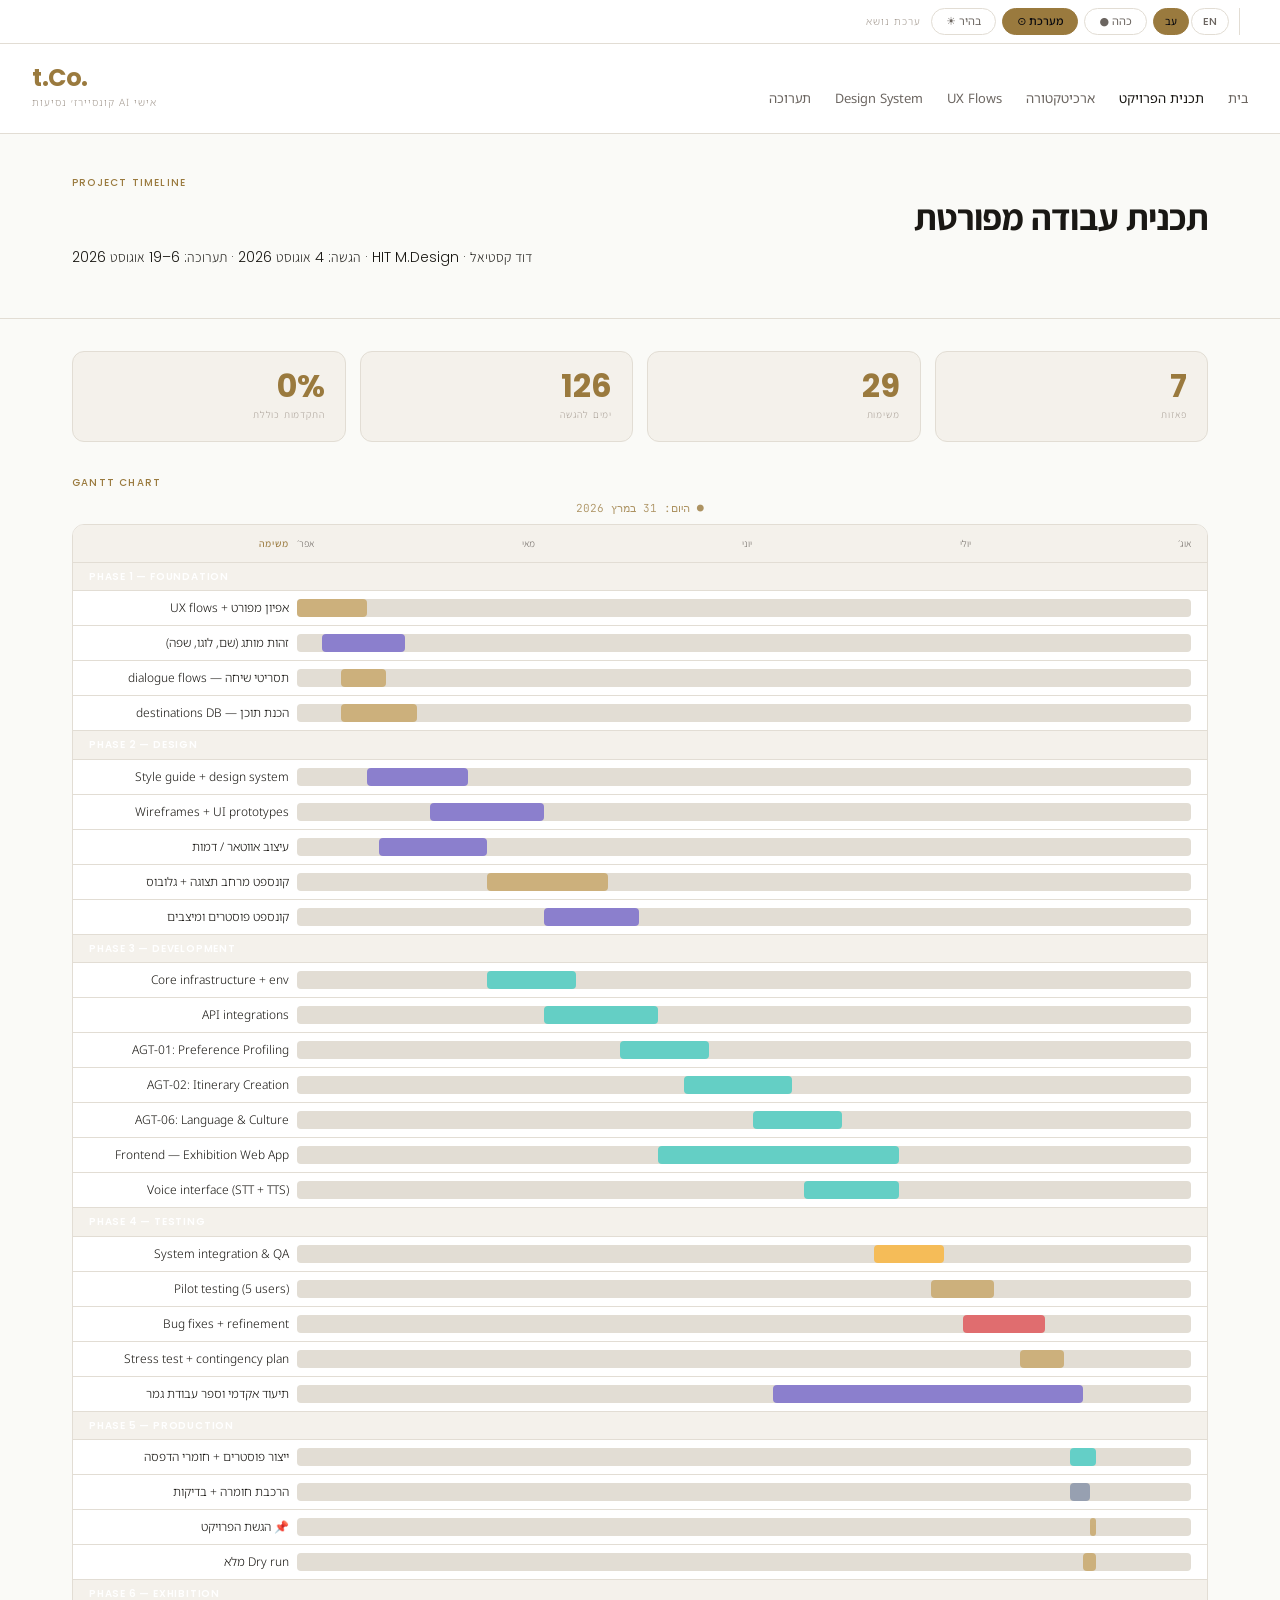
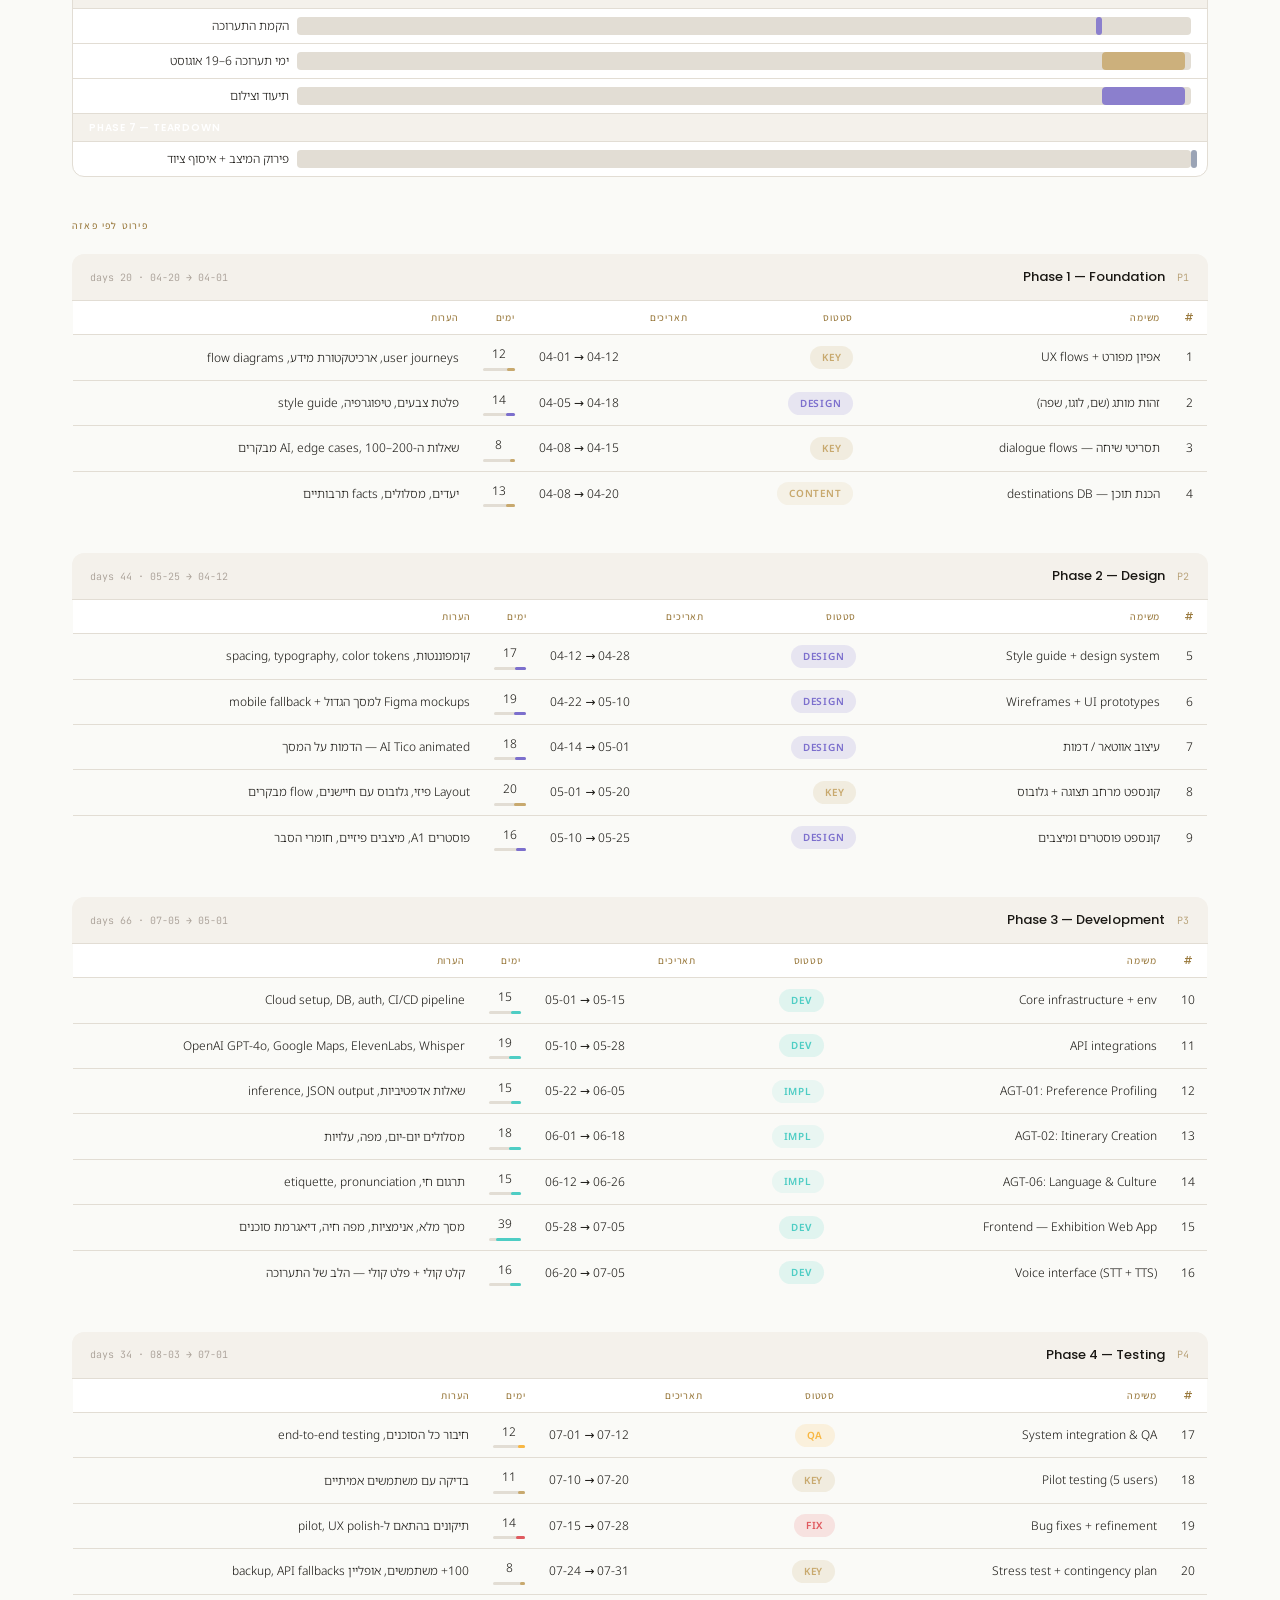
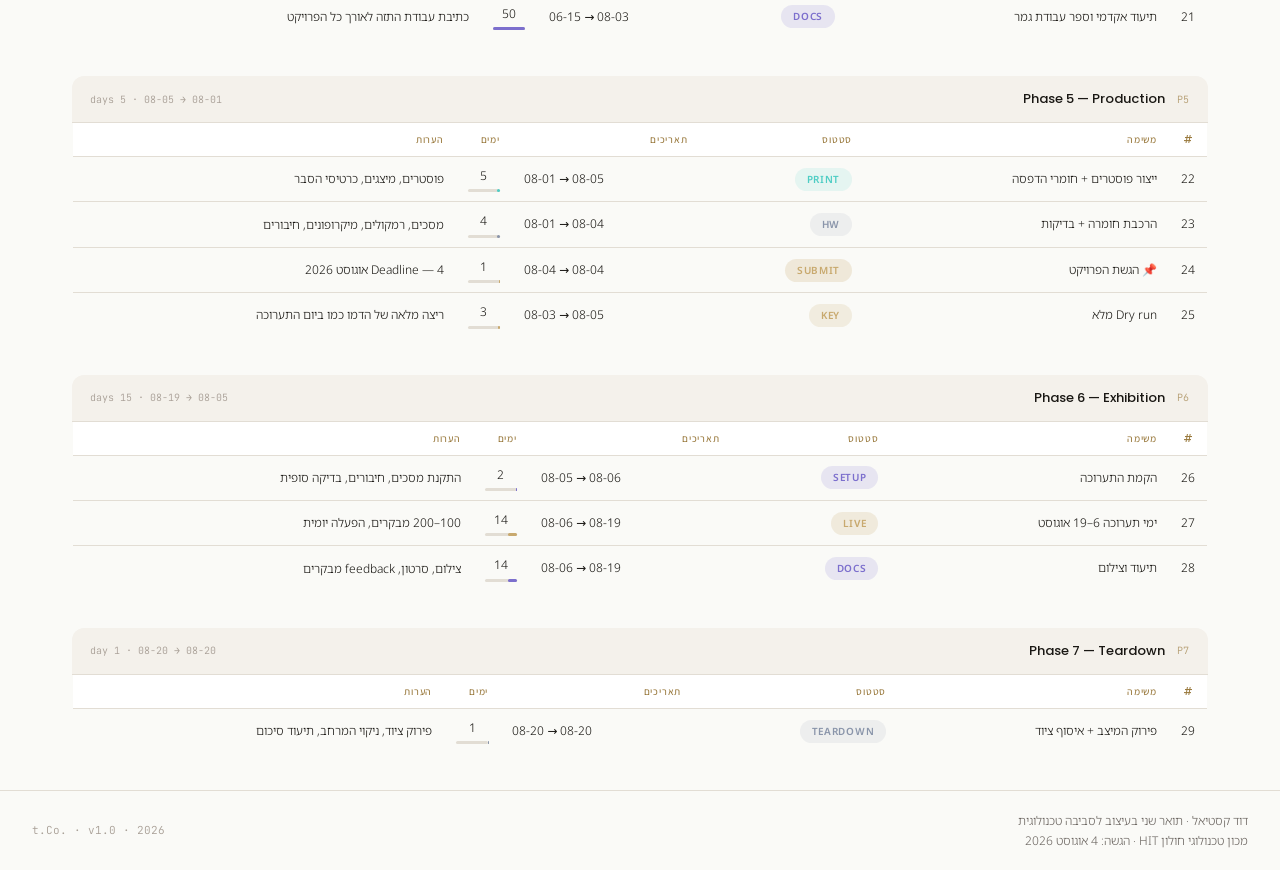
<file: pages/project-plan.html>
<!DOCTYPE html>
<html lang="he" dir="rtl" data-theme="system">
<head>
  <meta charset="UTF-8" />
  <meta name="viewport" content="width=device-width, initial-scale=1.0" />
  <title>t.Co. — תכנית עבודה — v1.0</title>
  <link rel="stylesheet" href="../assets/css/tco-design.css" />
  <style>
    .page-hero { padding: 40px 32px 32px; border-bottom: 1px solid var(--border); }
    .stats-row { display: grid; grid-template-columns: repeat(4,1fr); gap: 14px; margin: 32px 0; }
    .stat-card { background: var(--card); border: 1px solid var(--border); border-radius: var(--radius-lg); padding: 18px 20px; }
    .stat-num  { font-size: 2rem; font-weight: 700; color: var(--gold); line-height: 1; margin-bottom: 4px; font-family: var(--font-latin); }
    .stat-lbl  { font-size: 10px; color: var(--text-muted); letter-spacing: 0.08em; text-transform: uppercase; }

    /* Gantt — force LTR so timeline flows left→right regardless of page direction */
    .gantt-wrap  { direction: ltr; background: var(--surface); border: 1px solid var(--border); border-radius: var(--radius-lg); overflow: hidden; margin-bottom: 40px; }
    .gantt-head  { display: grid; grid-template-columns: 200px 1fr; background: var(--card); padding: 10px 16px; gap: 8px; align-items: center; border-bottom: 1px solid var(--border); }
    .gantt-head-lbl { font-size: 10px; font-weight: 500; letter-spacing: 0.09em; text-transform: uppercase; color: var(--gold); font-family: var(--font-latin); }
    .gantt-months { display: flex; justify-content: space-between; }
    .gantt-month  { font-size: 10px; color: var(--text-secondary); font-family: var(--font-latin); }
    .gantt-row    { direction: ltr; display: grid; grid-template-columns: 200px 1fr; gap: 8px; padding: 8px 16px; border-bottom: 1px solid var(--border); align-items: center; }
    .gantt-row:last-child { border-bottom: none; }
    .gantt-row:nth-child(even) { background: rgba(255,255,255,0.02); }
    .gantt-phase  { background: var(--card) !important; padding: 7px 16px !important; }
    .gantt-phase .g-label { font-size: 10px; font-weight: 600; letter-spacing: 0.08em; text-transform: uppercase; color: var(--gold); font-family: var(--font-latin); text-align: left; }
    /* label: RTL text inside LTR row — explicit right-align */
    .g-label { direction: rtl; font-size: 12px; color: var(--text-primary); text-align: right; font-family: var(--font-hebrew); line-height: 1.35; }
    .g-track { position: relative; height: 18px; background: var(--border); border-radius: 4px; overflow: visible; }
    .g-bar   { position: absolute; height: 100%; border-radius: 4px; top: 0; }
    .g-today { position: absolute; top: -4px; width: 2px; height: calc(100% + 8px); background: var(--gold); opacity: 0.8; z-index: 3; border-radius: 1px; }

    /* Tables */
    .task-section { margin-bottom: 36px; }
    .phase-hdr  { display: flex; align-items: center; gap: 12px; padding: 12px 18px; background: var(--card); border-radius: var(--radius-lg) var(--radius-lg) 0 0; border-bottom: 1px solid var(--border); }
    .ph-num     { font-family: var(--font-mono); font-size: 10px; color: var(--gold); letter-spacing: 0.06em; opacity: 0.7; }
    .ph-name    { font-size: 13px; font-weight: 500; color: var(--text-primary); font-family: var(--font-latin); }
    .ph-dates   { margin-right: auto; font-family: var(--font-mono); font-size: 10px; color: var(--text-muted); }
    .ph-table   { width: 100%; border-collapse: collapse; border: 1px solid var(--border); border-top: none; border-radius: 0 0 var(--radius-lg) var(--radius-lg); overflow: hidden; }
    .ph-table th { background: var(--surface); color: var(--gold); font-family: var(--font-latin); font-weight: 500; font-size: 10px; letter-spacing: 0.08em; text-transform: uppercase; padding: 8px 12px; text-align: right; border-bottom: 1px solid var(--border); }
    .ph-table td { padding: 9px 12px; font-size: 12px; color: var(--text-primary); border-bottom: 1px solid var(--border); vertical-align: middle; font-family: var(--font-hebrew); }
    .ph-table tr:last-child td { border-bottom: none; }
    .ph-table tr:nth-child(even) td { background: rgba(255,255,255,0.02); }
    .ph-table tr:hover td { background: var(--gold-dim); }
    .t-num   { font-family: var(--font-mono); font-size: 11px; color: var(--text-muted); text-align: center; width: 32px; }
    .t-dates { font-family: var(--font-mono); font-size: 10px; color: var(--text-muted); white-space: nowrap; direction: ltr; text-align: left; }
    .t-dur   { font-family: var(--font-mono); font-size: 11px; color: var(--text-secondary); text-align: center; width: 56px; }
    .t-notes { font-size: 11px; color: var(--text-secondary); max-width: 240px; line-height: 1.5; }
    .dur-bar  { height: 3px; background: var(--border); border-radius: 2px; margin-top: 3px; }
    .dur-fill { height: 100%; border-radius: 2px; }
    .today-line { font-size: 11px; font-family: var(--font-mono); color: var(--gold); text-align: center; margin-bottom: 6px; opacity: 0.8; }

    @media (max-width: 768px) {
      .stats-row { grid-template-columns: repeat(2,1fr); }
      .t-notes, .t-dates { display: none; }
      .gantt-row { grid-template-columns: 140px 1fr; }
    }
  
  /* ── Language toggle ─────────────────────────────────────────────────── */
  .lang-toggle {
    display: flex; gap: 2px;
    margin-right: 8px;
    border-right: 1px solid var(--border);
    padding-right: 10px;
  }
  .lang-btn {
    padding: 4px 11px; border-radius: 20px;
    border: 1px solid var(--border); background: transparent;
    color: var(--text-secondary); font-family: var(--font-latin);
    font-size: 11px; font-weight: 500; cursor: pointer;
    transition: all 0.2s ease;
  }
  .lang-btn:hover { border-color: var(--gold); color: var(--gold); }
  .lang-btn.active { background: var(--gold); border-color: var(--gold); color: #0A0A0F; }

  /* Mobile scroll for all tables */
  .ph-table-wrap { overflow-x: auto; -webkit-overflow-scrolling: touch; }
  /* Prevent horizontal overflow on small screens */
  body { overflow-x: hidden; }
</style>
  <meta name="version" content="v1.0">
</head>
<body>

    <div class="theme-bar">
    <span class="theme-bar__label"><span data-he="ערכת נושא" data-en="Theme">ערכת נושא</span></span>
    <button class="theme-btn" onclick="setTheme('light')"  id="btn-light">☀ <span data-he="בהיר" data-en="Light">בהיר</span></button>
    <button class="theme-btn" onclick="setTheme('system')" id="btn-system">⊙ <span data-he="מערכת" data-en="System">מערכת</span></button>
    <button class="theme-btn" onclick="setTheme('dark')"   id="btn-dark">● <span data-he="כהה" data-en="Dark">כהה</span></button>
    <div class="lang-toggle">
      <button class="lang-btn active" id="btn-he" onclick="setLang('he')">עב</button>
      <button class="lang-btn" id="btn-en" onclick="setLang('en')">EN</button>
    </div>
  </div>

  <header class="site-header">
  <div>
    <div class="site-logo">t.Co.</div>
    <div class="site-tagline" data-he="קונסיירז׳ נסיעות AI אישי" data-en="Personal AI Travel Concierge">קונסיירז׳ נסיעות AI אישי</div>
  </div>
  <nav>
    <ul class="site-nav">
      <li><a href="../index.html" data-he="בית" data-en="Home">בית</a></li>
      <li><a href="project-plan.html" class="active" data-he="תכנית הפרויקט" data-en="Project Plan">תכנית הפרויקט</a></li>
      <li><a href="agents.html" data-he="ארכיטקטורה" data-en="Architecture">ארכיטקטורה</a></li>
      <li><a href="ux-flows.html" data-he="UX Flows" data-en="UX Flows">UX Flows</a></li>
      <li><a href="design-system.html" data-he="Design System" data-en="Design System">Design System</a></li>
      <li><a href="exhibition.html" data-he="תערוכה" data-en="Exhibition">תערוכה</a></li>
    </ul>
  </nav>
</header>

  <div class="page-hero">
    <div class="container">
      <p class="section-label">Project Timeline</p>
      <h1>תכנית עבודה מפורטת</h1>
      <p style="color:var(--text-mid);font-size:14px;margin-top:6px">דוד קסטיאל · HIT M.Design · הגשה: 4 אוגוסט 2026 · תערוכה: 6–19 אוגוסט 2026</p>
    </div>
  </div>

  <main>
    <div class="container">

      <div class="stats-row">
        <div class="stat-card"><div class="stat-num">7</div><div class="stat-lbl">פאזות</div></div>
        <div class="stat-card"><div class="stat-num">29</div><div class="stat-lbl">משימות</div></div>
        <div class="stat-card"><div class="stat-num" id="days-left">—</div><div class="stat-lbl">ימים להגשה</div></div>
        <div class="stat-card"><div class="stat-num" id="prog-pct">—</div><div class="stat-lbl">התקדמות כוללת</div></div>
      </div>

      <p class="section-label" style="margin-bottom:8px">Gantt Chart</p>
      <div class="today-line" id="today-line"></div>
      <div class="gantt-wrap">
        <div class="gantt-head">
          <span class="gantt-head-lbl" style="text-align:right">משימה</span>
          <div class="gantt-months" id="gantt-months"></div>
        </div>
        <div id="gantt-body"></div>
      </div>

      <p class="section-label" style="margin-bottom:20px">פירוט לפי פאזה</p>
      <div id="task-tables"></div>

    </div>
  </main>

  <footer class="site-footer">
    <div class="site-footer__left" dir="rtl">דוד קסטיאל · תואר שני בעיצוב לסביבה טכנולוגית<br>מכון טכנולוגי חולון HIT · הגשה: 4 אוגוסט 2026</div>
    <div class="site-footer__right">t.Co. · v1.0 · 2026</div>
  </footer>

<script>
/* Theme */
const root=document.documentElement,mq=window.matchMedia('(prefers-color-scheme: dark)');
let cur=localStorage.getItem('tco-theme')||'system';
function applyTheme(t){root.setAttribute('data-theme',t);['light','system','dark'].forEach(x=>document.getElementById('btn-'+x).classList.toggle('active',x===t));cur=t;localStorage.setItem('tco-theme',t);}
function setTheme(t){applyTheme(t);}
mq.addEventListener('change',()=>{if(cur==='system')applyTheme('system');});
applyTheme(cur);

/* Colors — gold/dark palette */
const SC={'KEY':'#C8A96E','DESIGN':'#7C6FCD','DEV':'#4ECDC4','IMPL':'#4ECDC4','CONTENT':'#C8A96E','QA':'#F8B743','FIX':'#E05A5F','DOCS':'#7C6FCD','PRINT':'#4ECDC4','HW':'#8A95AA','SUBMIT':'#C8A96E','SETUP':'#7C6FCD','LIVE':'#C8A96E','TEARDOWN':'#8A95AA'};
const SD={'KEY':'rgba(200,169,110,0.18)','DESIGN':'rgba(124,111,205,0.15)','DEV':'rgba(78,205,196,0.15)','IMPL':'rgba(78,205,196,0.10)','CONTENT':'rgba(200,169,110,0.12)','QA':'rgba(248,183,67,0.15)','FIX':'rgba(224,90,95,0.15)','DOCS':'rgba(124,111,205,0.15)','PRINT':'rgba(78,205,196,0.12)','HW':'rgba(138,149,170,0.12)','SUBMIT':'rgba(200,169,110,0.22)','SETUP':'rgba(124,111,205,0.15)','LIVE':'rgba(200,169,110,0.20)','TEARDOWN':'rgba(138,149,170,0.12)'};

/* Data */
const phases=[
  {id:'P1',name:'Phase 1 — Foundation',start:'2026-04-01',end:'2026-04-20',dur:'20 days',tasks:[
    {n:1,name:'אפיון מפורט + UX flows',s:'2026-04-01',e:'2026-04-12',d:12,st:'KEY',note:'user journeys, ארכיטקטורת מידע, flow diagrams'},
    {n:2,name:'זהות מותג (שם, לוגו, שפה)',s:'2026-04-05',e:'2026-04-18',d:14,st:'DESIGN',note:'פלטת צבעים, טיפוגרפיה, style guide'},
    {n:3,name:'תסריטי שיחה — dialogue flows',s:'2026-04-08',e:'2026-04-15',d:8,st:'KEY',note:'שאלות ה-AI, edge cases, 100–200 מבקרים'},
    {n:4,name:'הכנת תוכן — destinations DB',s:'2026-04-08',e:'2026-04-20',d:13,st:'CONTENT',note:'יעדים, מסלולים, facts תרבותיים'},
  ]},
  {id:'P2',name:'Phase 2 — Design',start:'2026-04-12',end:'2026-05-25',dur:'44 days',tasks:[
    {n:5,name:'Style guide + design system',s:'2026-04-12',e:'2026-04-28',d:17,st:'DESIGN',note:'קומפוננטות, spacing, typography, color tokens'},
    {n:6,name:'Wireframes + UI prototypes',s:'2026-04-22',e:'2026-05-10',d:19,st:'DESIGN',note:'Figma mockups למסך הגדול + mobile fallback'},
    {n:7,name:'עיצוב אווטאר / דמות',s:'2026-04-14',e:'2026-05-01',d:18,st:'DESIGN',note:'AI Tico animated — הדמות על המסך'},
    {n:8,name:'קונספט מרחב תצוגה + גלובוס',s:'2026-05-01',e:'2026-05-20',d:20,st:'KEY',note:'Layout פיזי, גלובוס עם חיישנים, flow מבקרים'},
    {n:9,name:'קונספט פוסטרים ומיצבים',s:'2026-05-10',e:'2026-05-25',d:16,st:'DESIGN',note:'פוסטרים A1, מיצבים פיזיים, חומרי הסבר'},
  ]},
  {id:'P3',name:'Phase 3 — Development',start:'2026-05-01',end:'2026-07-05',dur:'66 days',tasks:[
    {n:10,name:'Core infrastructure + env',s:'2026-05-01',e:'2026-05-15',d:15,st:'DEV',note:'Cloud setup, DB, auth, CI/CD pipeline'},
    {n:11,name:'API integrations',s:'2026-05-10',e:'2026-05-28',d:19,st:'DEV',note:'OpenAI GPT-4o, Google Maps, ElevenLabs, Whisper'},
    {n:12,name:'AGT-01: Preference Profiling',s:'2026-05-22',e:'2026-06-05',d:15,st:'IMPL',note:'שאלות אדפטיביות, inference, JSON output'},
    {n:13,name:'AGT-02: Itinerary Creation',s:'2026-06-01',e:'2026-06-18',d:18,st:'IMPL',note:'מסלולים יום-יום, מפה, עלויות'},
    {n:14,name:'AGT-06: Language & Culture',s:'2026-06-12',e:'2026-06-26',d:15,st:'IMPL',note:'תרגום חי, etiquette, pronunciation'},
    {n:15,name:'Frontend — Exhibition Web App',s:'2026-05-28',e:'2026-07-05',d:39,st:'DEV',note:'מסך מלא, אנימציות, מפה חיה, דיאגרמת סוכנים'},
    {n:16,name:'Voice interface (STT + TTS)',s:'2026-06-20',e:'2026-07-05',d:16,st:'DEV',note:'קלט קולי + פלט קולי — הלב של התערוכה'},
  ]},
  {id:'P4',name:'Phase 4 — Testing',start:'2026-07-01',end:'2026-08-03',dur:'34 days',tasks:[
    {n:17,name:'System integration & QA',s:'2026-07-01',e:'2026-07-12',d:12,st:'QA',note:'חיבור כל הסוכנים, end-to-end testing'},
    {n:18,name:'Pilot testing (5 users)',s:'2026-07-10',e:'2026-07-20',d:11,st:'KEY',note:'בדיקה עם משתמשים אמיתיים'},
    {n:19,name:'Bug fixes + refinement',s:'2026-07-15',e:'2026-07-28',d:14,st:'FIX',note:'תיקונים בהתאם ל-pilot, UX polish'},
    {n:20,name:'Stress test + contingency plan',s:'2026-07-24',e:'2026-07-31',d:8,st:'KEY',note:'100+ משתמשים, אופליין backup, API fallbacks'},
    {n:21,name:'תיעוד אקדמי וספר עבודת גמר',s:'2026-06-15',e:'2026-08-03',d:50,st:'DOCS',note:'כתיבת עבודת התזה לאורך כל הפרויקט'},
  ]},
  {id:'P5',name:'Phase 5 — Production',start:'2026-08-01',end:'2026-08-05',dur:'5 days',tasks:[
    {n:22,name:'ייצור פוסטרים + חומרי הדפסה',s:'2026-08-01',e:'2026-08-05',d:5,st:'PRINT',note:'פוסטרים, מיצגים, כרטיסי הסבר'},
    {n:23,name:'הרכבת חומרה + בדיקות',s:'2026-08-01',e:'2026-08-04',d:4,st:'HW',note:'מסכים, רמקולים, מיקרופונים, חיבורים'},
    {n:24,name:'📌 הגשת הפרויקט',s:'2026-08-04',e:'2026-08-04',d:1,st:'SUBMIT',note:'Deadline — 4 אוגוסט 2026'},
    {n:25,name:'Dry run מלא',s:'2026-08-03',e:'2026-08-05',d:3,st:'KEY',note:'ריצה מלאה של הדמו כמו ביום התערוכה'},
  ]},
  {id:'P6',name:'Phase 6 — Exhibition',start:'2026-08-05',end:'2026-08-19',dur:'15 days',tasks:[
    {n:26,name:'הקמת התערוכה',s:'2026-08-05',e:'2026-08-06',d:2,st:'SETUP',note:'התקנת מסכים, חיבורים, בדיקה סופית'},
    {n:27,name:'ימי תערוכה 6–19 אוגוסט',s:'2026-08-06',e:'2026-08-19',d:14,st:'LIVE',note:'100–200 מבקרים, הפעלה יומית'},
    {n:28,name:'תיעוד וצילום',s:'2026-08-06',e:'2026-08-19',d:14,st:'DOCS',note:'צילום, סרטון, feedback מבקרים'},
  ]},
  {id:'P7',name:'Phase 7 — Teardown',start:'2026-08-20',end:'2026-08-20',dur:'1 day',tasks:[
    {n:29,name:'פירוק המיצב + איסוף ציוד',s:'2026-08-20',e:'2026-08-20',d:1,st:'TEARDOWN',note:'פירוק ציוד, ניקוי המרחב, תיעוד סיכום'},
  ]},
];

const PS=new Date('2026-04-01'),PE=new Date('2026-08-20'),SUB=new Date('2026-08-04'),TODAY=new Date('2026-03-31');
const TOTAL=(PE-PS)/86400000;
function off(d){return Math.max(0,(new Date(d)-PS)/86400000);}
function span(s,e){return Math.max(1,(new Date(e)-new Date(s))/86400000);}

/* Stats */
const dl=Math.ceil((SUB-TODAY)/86400000);
document.getElementById('days-left').textContent=dl>0?dl:0;
const tp=Math.min(100,Math.max(0,Math.round((TODAY-PS)/TOTAL*100)));
document.getElementById('prog-pct').textContent=tp+'%';
document.getElementById('today-line').textContent='● היום: '+TODAY.toLocaleDateString('he-IL',{day:'numeric',month:'long',year:'numeric'});

/* Gantt months */
const mw=document.getElementById('gantt-months');
['אפר׳','מאי','יוני','יולי','אוג׳'].forEach(m=>{
  const s=document.createElement('span');s.className='gantt-month';s.textContent=m;mw.appendChild(s);
});

/* Gantt rows */
const gb=document.getElementById('gantt-body');
const todayPct=(TODAY-PS)/TOTAL*100;

phases.forEach(p=>{
  // Phase row
  const pr=document.createElement('div');
  pr.className='gantt-row gantt-phase';
  pr.innerHTML=`<div class="g-label" style="font-size:10px;font-weight:600;letter-spacing:0.08em;text-transform:uppercase;color:#fff;font-family:var(--font-latin)">${p.name}</div><div></div>`;
  gb.appendChild(pr);
  // Task rows
  p.tasks.forEach((t,i)=>{
    const r=document.createElement('div');
    r.className='gantt-row';
    const l=(off(t.s)/TOTAL*100).toFixed(2);
    const w=(span(t.s,t.e)/TOTAL*100).toFixed(2);
    const c=SC[t.st]||'#2E6AAF';
    r.innerHTML=`
      <div class="g-label">${t.name}</div>
      <div><div class="g-track">
        <div class="g-bar" style="left:${l}%;width:${w}%;background:${c};opacity:0.85"
             title="${t.name} · ${t.s} → ${t.e} · ${t.d} ימים"></div>
        <div class="g-today" style="left:${todayPct.toFixed(2)}%"></div>
      </div></div>`;
    gb.appendChild(r);
  });
});

/* Task tables */
const tt=document.getElementById('task-tables');
phases.forEach(p=>{
  const sec=document.createElement('div');sec.className='task-section';
  sec.innerHTML=`
    <div class="phase-hdr">
      <span class="ph-num">${p.id}</span>
      <span class="ph-name">${p.name}</span>
      <span class="ph-dates">${p.start.slice(5)} → ${p.end.slice(5)} · ${p.dur}</span>
    </div>
    <div class="ph-table-wrap">
<table class="ph-table">
      <thead><tr>
        <th style="width:32px;text-align:center">#</th>
        <th>משימה</th><th>סטטוס</th>
        <th class="t-dates">תאריכים</th>
        <th class="t-dur">ימים</th>
        <th class="t-notes">הערות</th>
      </tr></thead>
      <tbody>${p.tasks.map(t=>{
        const c=SC[t.st]||'#2E6AAF',bg=SD[t.st]||'#E8F0FA';
        const bw=Math.min(100,t.d/50*100);
        return `<tr>
          <td class="t-num">${t.n}</td>
          <td>${t.name}</td>
          <td><span class="pill" style="background:${bg};color:${c}">${t.st}</span></td>
          <td class="t-dates">${t.s.slice(5)} → ${t.e.slice(5)}</td>
          <td class="t-dur">${t.d}<div class="dur-bar"><div class="dur-fill" style="width:${bw}%;background:${c}"></div></div></td>
          <td class="t-notes">${t.note}</td>
        </tr>`;
      }).join('')}</tbody>
    </table>
</div>`;
  tt.appendChild(sec);
});
</script>
</body>
</html>
</file>
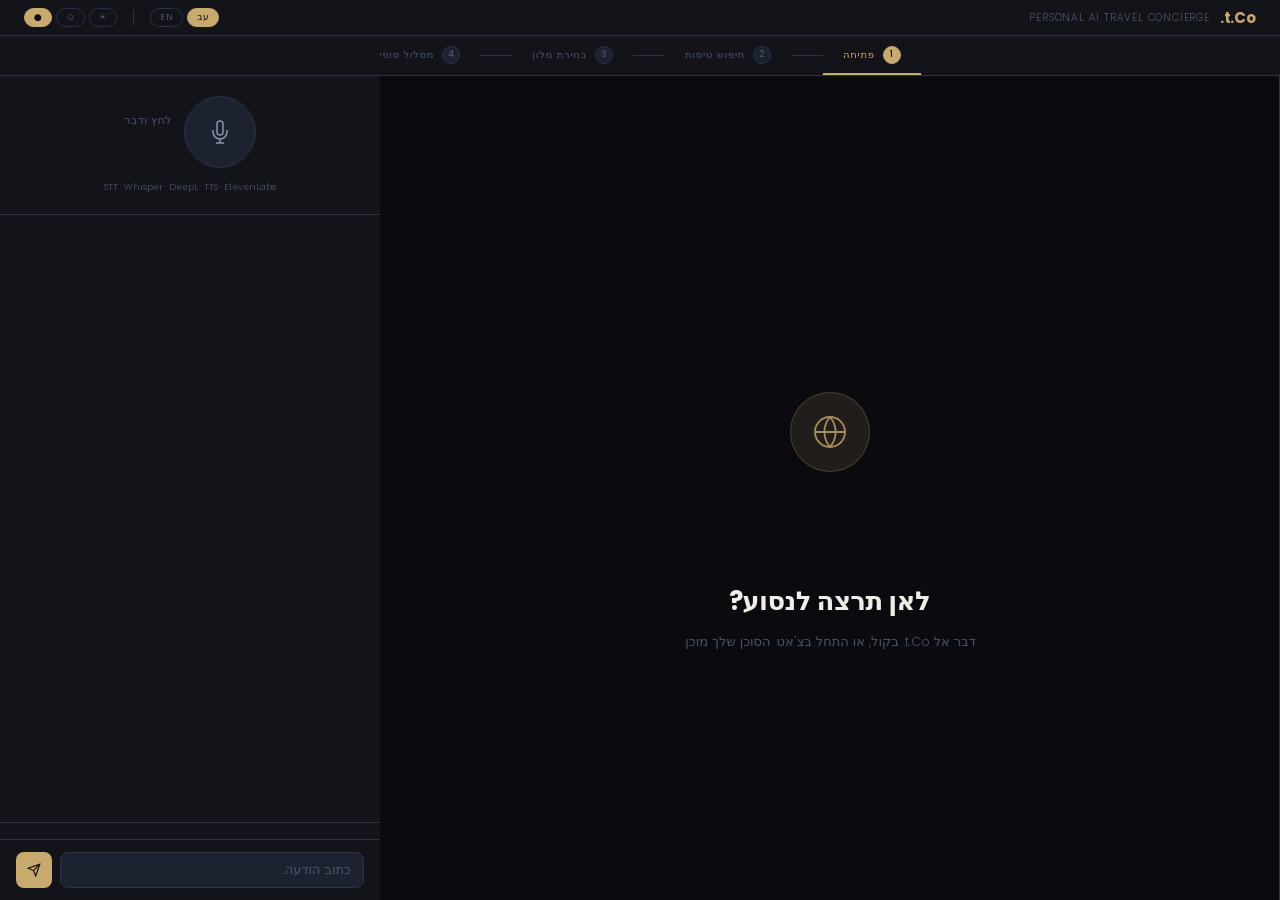
<file: pages/tco-prototype.html>
<!DOCTYPE html>
<html lang="he" dir="rtl" data-theme="dark">
<head>
<meta charset="UTF-8">
<meta name="viewport" content="width=device-width, initial-scale=1.0">
<title>t.Co. — Personal AI Travel Concierge</title>
<link rel="preconnect" href="https://fonts.googleapis.com">
<link rel="preconnect" href="https://fonts.gstatic.com" crossorigin>
<link href="https://fonts.googleapis.com/css2?family=Poppins:wght@300;400;500;700&family=Noto+Sans+Hebrew:wght@300;600&family=JetBrains+Mono:wght@400&display=swap" rel="stylesheet">
<style>
/* ═══════════════════════ TOKENS ═══════════════════════ */
:root {
  --bg:        #0A0A0F;
  --surface:   #13131A;
  --card:      #1C2230;
  --border:    #2A3245;
  --gold:      #C8A96E;
  --gold-dim:  rgba(200,169,110,0.12);
  --teal:      #4ECDC4;
  --teal-dim:  rgba(78,205,196,0.10);
  --purple:    #7C6FCD;
  --red:       #E05A5F;
  --amber:     #F8B743;
  --text-1:    #F0EDE8;
  --text-2:    #8A95AA;
  --text-3:    #4A5568;
  --font-l:    'Poppins','Assistant',system-ui,sans-serif;
  --font-h:    'Noto Sans Hebrew','Assistant',system-ui,sans-serif;
  --font-m:    'JetBrains Mono',monospace;
  --tr:        0.22s ease;
}
[data-theme="light"] {
  --bg:#FAFAF7; --surface:#FFFFFF; --card:#F4F1EB; --border:#E2DDD4;
  --gold:#9A7A3E; --gold-dim:rgba(154,122,62,0.10);
  --text-1:#1A1814; --text-2:#6B6560; --text-3:#A89F96;
}

/* ═══════════════════════ RESET ═══════════════════════ */
*,*::before,*::after{box-sizing:border-box;margin:0;padding:0}
html,body{height:100%;overflow:hidden}
body{
  background:var(--bg);color:var(--text-1);
  font-family:var(--font-l);font-weight:300;font-size:14px;
  transition:background var(--tr),color var(--tr);
}

/* ═══════════════════════ THEME BAR ═══════════════════ */
.theme-bar{
  position:fixed;top:0;left:0;right:0;z-index:200;
  height:36px;
  background:var(--surface);border-bottom:1px solid var(--border);
  display:flex;align-items:center;justify-content:space-between;
  padding:0 24px;
}
.tb-brand{
  font-family:var(--font-l);font-weight:700;font-size:15px;
  color:var(--gold);letter-spacing:-0.01em;
  display:flex;align-items:center;gap:10px;
}
.tb-brand .tagline{
  font-weight:300;font-size:10px;color:var(--text-3);
  letter-spacing:0.08em;text-transform:uppercase;
}
.tb-right{display:flex;align-items:center;gap:16px;}
.lang-pills,.theme-pills{display:flex;gap:4px;}
.lang-pills button,.theme-pills button{
  background:transparent;border:1px solid var(--border);
  color:var(--text-3);font-family:var(--font-l);font-size:9px;
  padding:2px 9px;border-radius:20px;cursor:pointer;
  transition:all var(--tr);letter-spacing:0.06em;
}
.lang-pills button:hover,.theme-pills button:hover{border-color:var(--gold);color:var(--gold);}
.lang-pills button.active,.theme-pills button.active{
  background:var(--gold);border-color:var(--gold);color:#0A0A0F;font-weight:500;
}
.tb-sep{width:1px;height:16px;background:var(--border);}

/* ═══════════════════════ STEP INDICATOR ══════════════ */
.step-bar{
  position:fixed;top:36px;left:0;right:0;z-index:190;
  height:40px;
  background:var(--surface);border-bottom:1px solid var(--border);
  display:flex;align-items:center;justify-content:center;gap:0;
}
.step-item{
  display:flex;align-items:center;gap:8px;
  padding:0 20px;height:100%;
  font-size:10px;color:var(--text-3);letter-spacing:0.07em;text-transform:uppercase;
  cursor:pointer;transition:all var(--tr);border-bottom:2px solid transparent;
  font-family:var(--font-l);
}
.step-item:hover{color:var(--text-2);}
.step-item.active{color:var(--gold);border-bottom-color:var(--gold);}
.step-num{
  width:18px;height:18px;border-radius:50%;
  background:var(--card);border:1px solid var(--border);
  display:flex;align-items:center;justify-content:center;
  font-size:9px;font-weight:500;flex-shrink:0;transition:all var(--tr);
}
.step-item.active .step-num{background:var(--gold);border-color:var(--gold);color:#0A0A0F;}
.step-item.done .step-num{background:var(--teal);border-color:var(--teal);color:#0A0A0F;}
.step-item.done{color:var(--teal);}
.step-connector{width:32px;height:1px;background:var(--border);}

/* ═══════════════════════ MAIN LAYOUT ═════════════════ */
.app{
  display:grid;
  grid-template-columns:1fr 380px;
  height:100vh;
  padding-top:76px; /* theme-bar + step-bar */
}

/* ═══════════════════════ LEFT PANEL ══════════════════ */
.left-panel{
  position:relative;overflow:hidden;
  background:var(--bg);
  border-right:1px solid var(--border);
}

/* Screen layers — fade in/out */
.screen{
  position:absolute;inset:0;
  display:flex;flex-direction:column;
  align-items:center;justify-content:center;
  padding:40px;
  opacity:0;transition:opacity 0.55s ease;pointer-events:none;
}
.screen.active{opacity:1;pointer-events:all;}

/* ── Screen 0: Ambient ── */
.ambient-ring{
  position:relative;
  width:220px;height:220px;
  display:flex;align-items:center;justify-content:center;
  margin-bottom:40px;
}
.ring{
  position:absolute;border-radius:50%;border:1px solid;
  opacity:0;animation:ringPulse 3.5s ease-in-out infinite;
}
.ring-1{inset:0;border-color:rgba(200,169,110,0.25);animation-delay:0s;}
.ring-2{inset:16px;border-color:rgba(200,169,110,0.18);animation-delay:0.4s;}
.ring-3{inset:32px;border-color:rgba(200,169,110,0.12);animation-delay:0.8s;}
@keyframes ringPulse{
  0%,100%{opacity:0;transform:scale(0.96);}
  50%{opacity:1;transform:scale(1);}
}
.globe-icon{
  width:80px;height:80px;
  background:var(--gold-dim);border:1px solid rgba(200,169,110,0.25);
  border-radius:50%;display:flex;align-items:center;justify-content:center;
  position:relative;z-index:1;
}
.globe-icon svg{width:36px;height:36px;color:var(--gold);opacity:0.8;}
.ambient-title{
  font-size:26px;font-weight:700;letter-spacing:-0.02em;
  color:var(--text-1);text-align:center;margin-bottom:10px;
}
.ambient-sub{
  font-size:13px;color:var(--text-3);text-align:center;max-width:320px;line-height:1.7;
}

/* ── Screen 1: Map + flights ── */
.map-container{
  width:100%;height:100%;
  background:var(--card);
  position:relative;overflow:hidden;
}
.map-bg{
  width:100%;height:100%;
  background:
    radial-gradient(ellipse at 30% 40%, rgba(78,205,196,0.06) 0%, transparent 60%),
    radial-gradient(ellipse at 70% 60%, rgba(200,169,110,0.05) 0%, transparent 50%);
  position:relative;
}
/* SVG world map lines */
.map-lines{
  position:absolute;inset:0;opacity:0.12;
}
.flight-arc{
  position:absolute;
  border-top:2px dashed var(--teal);
  border-radius:50%;
  animation:arcDraw 1.2s ease forwards;
  transform-origin:left center;
}
@keyframes arcDraw{
  from{clip-path:inset(0 100% 0 0);}
  to{clip-path:inset(0 0% 0 0);}
}
.city-dot{
  position:absolute;
  width:10px;height:10px;border-radius:50%;
  background:var(--gold);border:2px solid var(--bg);
  box-shadow:0 0 12px rgba(200,169,110,0.5);
}
.city-dot::after{
  content:'';position:absolute;inset:-6px;border-radius:50%;
  border:1px solid rgba(200,169,110,0.3);
  animation:dotPing 2s ease infinite;
}
@keyframes dotPing{
  0%{opacity:1;transform:scale(1);}
  100%{opacity:0;transform:scale(2.2);}
}
.city-label{
  position:absolute;
  font-size:10px;font-weight:500;color:var(--gold);
  letter-spacing:0.06em;text-transform:uppercase;
  white-space:nowrap;
}
.flight-cards{
  position:absolute;bottom:0;left:0;right:0;
  padding:16px;
  display:flex;gap:10px;
  background:linear-gradient(to top,var(--bg) 0%,transparent 100%);
}
.flight-card{
  flex:1;background:var(--surface);border:1px solid var(--border);
  border-radius:10px;padding:14px;cursor:pointer;
  transition:all var(--tr);
}
.flight-card:hover,.flight-card.selected{
  border-color:var(--gold);background:var(--gold-dim);
}
.fc-airline{font-size:9px;color:var(--text-3);letter-spacing:0.08em;text-transform:uppercase;margin-bottom:4px;}
.fc-route{font-size:14px;font-weight:500;color:var(--text-1);margin-bottom:6px;}
.fc-details{display:flex;justify-content:space-between;align-items:flex-end;}
.fc-time{font-family:var(--font-m);font-size:11px;color:var(--teal);}
.fc-price{font-size:16px;font-weight:700;color:var(--gold);}
.fc-price span{font-size:10px;font-weight:300;color:var(--text-3);}
.fc-stops{font-size:9px;color:var(--text-3);margin-top:3px;}

/* ── Screen 2: Flight confirmed + hotels ── */
.confirmed-panel{
  width:100%;height:100%;display:flex;flex-direction:column;padding:24px;gap:16px;overflow:auto;
}
.confirmed-ticket{
  background:var(--surface);border:1px solid var(--border);border-radius:12px;
  padding:20px;position:relative;overflow:hidden;
}
.confirmed-ticket::before{
  content:'';position:absolute;top:0;left:0;right:0;height:3px;
  background:linear-gradient(to right,var(--gold),var(--teal));
}
.ct-header{display:flex;justify-content:space-between;align-items:flex-start;margin-bottom:16px;}
.ct-label{font-size:9px;color:var(--gold);letter-spacing:0.10em;text-transform:uppercase;}
.ct-status{
  background:rgba(78,205,196,0.12);color:var(--teal);
  font-size:9px;font-weight:500;letter-spacing:0.08em;text-transform:uppercase;
  padding:3px 10px;border-radius:20px;
}
.ct-route{display:flex;align-items:center;gap:12px;margin-bottom:12px;}
.ct-city{font-size:22px;font-weight:700;letter-spacing:-0.01em;}
.ct-arrow{color:var(--text-3);font-size:18px;flex:1;text-align:center;}
.ct-info{display:grid;grid-template-columns:repeat(4,1fr);gap:8px;}
.ct-info-item{display:flex;flex-direction:column;gap:2px;}
.ct-info-key{font-size:9px;color:var(--text-3);letter-spacing:0.08em;text-transform:uppercase;}
.ct-info-val{font-size:12px;color:var(--text-1);font-weight:400;}

.hotels-grid{display:flex;flex-direction:column;gap:10px;flex:1;}
.hotel-card{
  background:var(--surface);border:1px solid var(--border);border-radius:10px;
  padding:14px;display:flex;align-items:center;gap:14px;cursor:pointer;
  transition:all var(--tr);
}
.hotel-card:hover,.hotel-card.selected{border-color:var(--gold);background:var(--gold-dim);}
.hotel-thumb{
  width:52px;height:52px;border-radius:8px;flex-shrink:0;
  display:flex;align-items:center;justify-content:center;font-size:22px;
}
.hotel-info{flex:1;}
.hotel-name{font-size:13px;font-weight:500;color:var(--text-1);margin-bottom:3px;}
.hotel-meta{font-size:11px;color:var(--text-3);}
.hotel-price{text-align:right;}
.hotel-rate{font-size:15px;font-weight:700;color:var(--gold);}
.hotel-nights{font-size:10px;color:var(--text-3);}
.hotel-stars{font-size:11px;color:var(--amber);letter-spacing:-1px;}

/* ── Screen 3: Full itinerary ── */
.itinerary-panel{
  width:100%;height:100%;overflow:auto;padding:24px;
}
.itin-header{
  background:var(--surface);border:1px solid var(--border);border-radius:12px;
  padding:20px;margin-bottom:16px;position:relative;overflow:hidden;
}
.itin-header::before{
  content:'';position:absolute;top:0;left:0;right:0;height:2px;
  background:linear-gradient(to right,var(--gold),var(--teal),var(--purple));
}
.itin-title{font-size:20px;font-weight:700;letter-spacing:-0.01em;color:var(--text-1);margin-bottom:4px;}
.itin-sub{font-size:12px;color:var(--text-3);}
.itin-stats{display:flex;gap:16px;margin-top:14px;}
.istat{display:flex;flex-direction:column;gap:2px;}
.istat-val{font-size:16px;font-weight:700;color:var(--gold);}
.istat-key{font-size:9px;color:var(--text-3);letter-spacing:0.08em;text-transform:uppercase;}

.itin-days{display:flex;flex-direction:column;gap:10px;}
.day-card{
  background:var(--surface);border:1px solid var(--border);border-radius:10px;
  overflow:hidden;
}
.day-header{
  padding:10px 16px;background:var(--card);
  display:flex;align-items:center;gap:10px;
  border-bottom:1px solid var(--border);
}
.day-num{
  width:28px;height:28px;border-radius:6px;
  background:var(--gold-dim);border:1px solid rgba(200,169,110,0.25);
  display:flex;align-items:center;justify-content:center;
  font-size:11px;font-weight:700;color:var(--gold);
}
.day-title{font-size:12px;font-weight:500;color:var(--text-1);}
.day-date{font-size:10px;color:var(--text-3);margin-inline-start:auto;}
.day-events{padding:12px 16px;display:flex;flex-direction:column;gap:8px;}
.event{display:flex;gap:10px;align-items:flex-start;}
.event-time{font-family:var(--font-m);font-size:10px;color:var(--teal);flex-shrink:0;width:36px;}
.event-dot{
  width:6px;height:6px;border-radius:50%;
  background:var(--border);flex-shrink:0;margin-top:5px;
}
.event-dot.gold{background:var(--gold);}
.event-dot.teal{background:var(--teal);}
.event-text{font-size:11px;color:var(--text-2);line-height:1.5;}

/* ═══════════════════════ RIGHT PANEL ═════════════════ */
.right-panel{
  display:flex;flex-direction:column;
  background:var(--surface);
  overflow:hidden;
}

/* Voice interface — top half of step 0 */
.voice-section{
  padding:20px;border-bottom:1px solid var(--border);
  display:flex;flex-direction:column;align-items:center;gap:12px;
  transition:all var(--tr);
}
.voice-section.compact{padding:14px 20px;flex-direction:row;justify-content:space-between;}

.mic-btn{
  width:72px;height:72px;border-radius:50%;
  background:var(--card);border:1px solid var(--border);
  display:flex;align-items:center;justify-content:center;
  cursor:pointer;transition:all 0.3s ease;position:relative;
  flex-shrink:0;
}
.mic-btn.compact-mic{width:44px;height:44px;}
.mic-btn:hover{border-color:var(--gold);background:var(--gold-dim);}
.mic-btn.active{
  border-color:var(--teal);background:rgba(78,205,196,0.12);
  box-shadow:0 0 0 8px rgba(78,205,196,0.08),0 0 0 16px rgba(78,205,196,0.04);
  animation:micPulse 1.5s ease infinite;
}
@keyframes micPulse{
  0%,100%{box-shadow:0 0 0 6px rgba(78,205,196,0.08),0 0 0 14px rgba(78,205,196,0.04);}
  50%{box-shadow:0 0 0 10px rgba(78,205,196,0.12),0 0 0 20px rgba(78,205,196,0.06);}
}
.mic-btn svg{width:24px;height:24px;color:var(--text-2);transition:color var(--tr);}
.mic-btn.active svg,.mic-btn:hover svg{color:var(--teal);}
.mic-btn.compact-mic svg{width:16px;height:16px;}

.voice-label{font-size:11px;color:var(--text-3);text-align:center;letter-spacing:0.04em;}
.voice-label.compact-label{font-size:10px;}

/* Waveform */
.waveform{
  display:flex;align-items:center;gap:3px;height:24px;
  opacity:0;transition:opacity var(--tr);
}
.waveform.active{opacity:1;}
.wave-bar{
  width:3px;border-radius:2px;background:var(--teal);
  animation:wave 0.8s ease-in-out infinite;
}
.wave-bar:nth-child(1){height:6px;animation-delay:0s;}
.wave-bar:nth-child(2){height:14px;animation-delay:0.1s;}
.wave-bar:nth-child(3){height:20px;animation-delay:0.2s;}
.wave-bar:nth-child(4){height:10px;animation-delay:0.3s;}
.wave-bar:nth-child(5){height:18px;animation-delay:0.15s;}
.wave-bar:nth-child(6){height:8px;animation-delay:0.25s;}
.wave-bar:nth-child(7){height:16px;animation-delay:0.05s;}
@keyframes wave{
  0%,100%{transform:scaleY(0.4);}
  50%{transform:scaleY(1);}
}

/* ── Chat ── */
.chat-area{
  flex:1;overflow-y:auto;padding:16px;
  display:flex;flex-direction:column;gap:10px;
  scroll-behavior:smooth;
}
.chat-area::-webkit-scrollbar{width:4px;}
.chat-area::-webkit-scrollbar-track{background:transparent;}
.chat-area::-webkit-scrollbar-thumb{background:var(--border);border-radius:4px;}

.msg{display:flex;flex-direction:column;gap:3px;max-width:88%;}
.msg.user{align-self:flex-end;align-items:flex-end;}
.msg.ai{align-self:flex-start;align-items:flex-start;}

.msg-sender{
  font-size:9px;color:var(--text-3);letter-spacing:0.06em;text-transform:uppercase;
  padding:0 4px;
}
.msg-bubble{
  padding:10px 14px;border-radius:12px;
  font-size:13px;line-height:1.6;
}
.msg.user .msg-bubble{
  background:var(--gold-dim);border:1px solid rgba(200,169,110,0.2);
  color:var(--text-1);border-bottom-right-radius:3px;
}
.msg.ai .msg-bubble{
  background:var(--card);border:1px solid var(--border);
  color:var(--text-2);border-bottom-left-radius:3px;
}
.msg-bubble[dir="rtl"],.msg-bubble .rtl{font-family:var(--font-h);direction:rtl;text-align:right;}

/* Typing indicator */
.typing{display:flex;gap:5px;align-items:center;padding:12px 16px;}
.typing-dot{
  width:6px;height:6px;border-radius:50%;background:var(--text-3);
  animation:typingBounce 1.2s ease infinite;
}
.typing-dot:nth-child(2){animation-delay:0.2s;}
.typing-dot:nth-child(3){animation-delay:0.4s;}
@keyframes typingBounce{
  0%,60%,100%{transform:translateY(0);}
  30%{transform:translateY(-6px);}
}

/* Result cards in chat */
.result-card{
  background:var(--surface);border:1px solid var(--border);border-radius:10px;
  padding:12px 14px;margin-top:4px;
  font-size:12px;color:var(--text-2);line-height:1.6;
}
.result-card .rc-row{display:flex;justify-content:space-between;align-items:center;margin-bottom:6px;}
.result-card .rc-label{font-size:9px;color:var(--gold);letter-spacing:0.10em;text-transform:uppercase;}
.result-card .rc-val{font-size:13px;font-weight:500;color:var(--text-1);}

/* Agent pill */
.agent-pill{
  display:inline-flex;align-items:center;gap:4px;
  font-size:9px;font-weight:500;letter-spacing:0.07em;text-transform:uppercase;
  padding:2px 8px;border-radius:20px;
  background:rgba(78,205,196,0.10);color:var(--teal);
  margin-bottom:4px;
}
.agent-pill::before{content:'◈ ';}

/* Quick replies */
.quick-replies{
  display:flex;flex-wrap:wrap;gap:6px;
  padding:8px 16px;border-top:1px solid var(--border);
}
.qr-btn{
  background:transparent;border:1px solid var(--border);
  color:var(--text-2);font-family:var(--font-l);font-size:11px;
  padding:5px 12px;border-radius:20px;cursor:pointer;
  transition:all var(--tr);white-space:nowrap;
}
.qr-btn:hover{border-color:var(--gold);color:var(--gold);background:var(--gold-dim);}
.qr-btn[dir="rtl"]{font-family:var(--font-h);}

/* Chat input */
.chat-input-row{
  display:flex;gap:8px;padding:12px 16px;
  border-top:1px solid var(--border);
}
.chat-input{
  flex:1;background:var(--card);border:1px solid var(--border);
  border-radius:8px;color:var(--text-1);font-family:var(--font-l);
  font-size:13px;font-weight:300;padding:8px 12px;
  outline:none;transition:border-color var(--tr);
  resize:none;height:36px;
}
.chat-input:focus{border-color:var(--gold);}
.chat-input::placeholder{color:var(--text-3);}
.send-btn{
  width:36px;height:36px;border-radius:8px;
  background:var(--gold);border:none;cursor:pointer;
  display:flex;align-items:center;justify-content:center;
  transition:all var(--tr);flex-shrink:0;
}
.send-btn:hover{background:color-mix(in srgb,var(--gold) 85%,white);}
.send-btn svg{width:14px;height:14px;color:#0A0A0F;}

/* ═══════════════════════ TOAST ════════════════════════ */
.toast{
  position:fixed;bottom:24px;left:50%;transform:translateX(-50%) translateY(12px);
  background:var(--teal);color:#0A0A0F;
  font-size:12px;font-weight:500;padding:8px 18px;
  border-radius:20px;opacity:0;transition:all 0.3s ease;pointer-events:none;z-index:999;
  white-space:nowrap;
}
.toast.show{opacity:1;transform:translateX(-50%) translateY(0);}

/* ═══════════════════════ SCROLLBAR HIDDEN ═════════════ */
.confirmed-panel::-webkit-scrollbar,
.itinerary-panel::-webkit-scrollbar{width:3px;}
.confirmed-panel::-webkit-scrollbar-thumb,
.itinerary-panel::-webkit-scrollbar-thumb{background:var(--border);border-radius:3px;}
</style>
</head>
<body>

<!-- ═══════════════════════ THEME BAR ═══════════════════ -->
<div class="theme-bar">
  <div class="tb-brand">
    t.Co.
    <span class="tagline" id="tagline">Personal AI Travel Concierge</span>
  </div>
  <div class="tb-right">
    <div class="lang-pills">
      <button id="btn-he" onclick="setLang('he')" class="active">עב</button>
      <button id="btn-en" onclick="setLang('en')">EN</button>
    </div>
    <div class="tb-sep"></div>
    <div class="theme-pills">
      <button id="btn-light" onclick="setTheme('light')">☀</button>
      <button id="btn-system" onclick="setTheme('system')">⊙</button>
      <button id="btn-dark" onclick="setTheme('dark')" class="active">●</button>
    </div>
  </div>
</div>

<!-- ═══════════════════════ STEP BAR ════════════════════ -->
<div class="step-bar">
  <div class="step-item active" id="step-0" onclick="goStep(0)">
    <div class="step-num">1</div>
    <span id="sl0">פתיחה</span>
  </div>
  <div class="step-connector"></div>
  <div class="step-item" id="step-1" onclick="goStep(1)">
    <div class="step-num">2</div>
    <span id="sl1">חיפוש טיסות</span>
  </div>
  <div class="step-connector"></div>
  <div class="step-item" id="step-2" onclick="goStep(2)">
    <div class="step-num">3</div>
    <span id="sl2">בחירת מלון</span>
  </div>
  <div class="step-connector"></div>
  <div class="step-item" id="step-3" onclick="goStep(3)">
    <div class="step-num">4</div>
    <span id="sl3">מסלול סופי</span>
  </div>
</div>

<!-- ═══════════════════════ APP ═════════════════════════ -->
<div class="app">

  <!-- ── LEFT PANEL ── -->
  <div class="left-panel">

    <!-- Screen 0: Ambient -->
    <div class="screen active" id="screen-0">
      <div class="ambient-ring">
        <div class="ring ring-1"></div>
        <div class="ring ring-2"></div>
        <div class="ring ring-3"></div>
        <div class="globe-icon">
          <svg viewBox="0 0 24 24" fill="none" stroke="currentColor" stroke-width="1.2">
            <circle cx="12" cy="12" r="10"/>
            <path d="M2 12h20M12 2a15.3 15.3 0 010 20M12 2a15.3 15.3 0 000 20"/>
          </svg>
        </div>
      </div>
      <div class="ambient-title" id="s0-title">לאן תרצה לנסוע?</div>
      <div class="ambient-sub" id="s0-sub">דבר אל t.Co. בקול, או התחל בצ'אט. הסוכן שלך מוכן.</div>
    </div>

    <!-- Screen 1: Map + flights -->
    <div class="screen" id="screen-1">
      <div class="map-container">
        <div class="map-bg">
          <!-- SVG world outline (simplified) -->
          <svg class="map-lines" viewBox="0 0 800 450" preserveAspectRatio="xMidYMid slice">
            <g fill="none" stroke="#8A95AA" stroke-width="0.5">
              <!-- Simplified continent outlines -->
              <path d="M80 160 Q120 140 160 150 Q200 130 230 155 Q260 140 280 160 Q300 150 320 165 Q340 155 360 170 Q370 160 380 170 Q390 165 400 175 Q410 165 420 180 Q430 170 450 185 Q460 170 480 190"/>
              <path d="M120 180 Q140 170 160 175 Q180 165 200 178 Q220 168 240 183 Q260 172 280 187"/>
              <path d="M200 220 Q220 200 250 215 Q280 200 310 220 Q340 205 370 225 Q400 210 430 230"/>
              <path d="M400 180 Q420 165 450 180 Q480 165 510 185 Q540 170 570 190 Q590 175 620 195 Q640 180 670 200"/>
              <path d="M500 220 Q520 205 550 220 Q580 205 610 225 Q640 210 670 230 Q700 215 730 235"/>
              <path d="M250 260 Q270 240 300 255 Q330 240 360 260 Q390 245 420 265"/>
              <path d="M580 140 Q600 130 620 145 Q640 130 660 148 Q680 135 700 155"/>
              <path d="M620 270 Q640 255 660 270 Q680 255 700 275"/>
              <!-- Grid lines -->
              <line x1="0" y1="225" x2="800" y2="225" stroke-width="0.3" opacity="0.5"/>
              <line x1="400" y1="0" x2="400" y2="450" stroke-width="0.3" opacity="0.5"/>
              <ellipse cx="400" cy="225" rx="380" ry="200" stroke-width="0.3" opacity="0.3"/>
              <ellipse cx="400" cy="225" rx="200" ry="200" stroke-width="0.3" opacity="0.3"/>
            </g>
          </svg>

          <!-- TLV dot -->
          <div class="city-dot" style="left:52%;top:44%;"></div>
          <div class="city-label" style="left:53.5%;top:41%;">TLV</div>

          <!-- NRT dot -->
          <div class="city-dot" style="left:80%;top:34%;background:var(--teal);box-shadow:0 0 12px rgba(78,205,196,0.5);"></div>
          <div class="city-label" style="left:81%;top:31%;color:var(--teal);">NRT</div>

          <!-- Flight arc (CSS approximation) -->
          <svg style="position:absolute;inset:0;width:100%;height:100%;" viewBox="0 0 800 450">
            <path d="M 418 198 Q 580 80 640 153" fill="none" stroke="#4ECDC4" stroke-width="1.5" stroke-dasharray="6 4" opacity="0.7">
              <animate attributeName="stroke-dashoffset" values="100;0" dur="2s" fill="freeze"/>
            </path>
            <!-- Plane icon along path -->
            <text x="540" y="108" font-size="14" fill="#4ECDC4" opacity="0.8" transform="rotate(-30,540,108)">✈</text>
          </svg>
        </div>

        <!-- Flight cards at bottom -->
        <div class="flight-cards">
          <div class="flight-card" id="fc1" onclick="selectFlight(1)">
            <div class="fc-airline">EL AL · LY085</div>
            <div class="fc-route">TLV → NRT</div>
            <div class="fc-details">
              <div>
                <div class="fc-time">11:30 → 04:45+1</div>
                <div class="fc-stops" id="fc1-stops">ישיר · 11:15 שעות</div>
              </div>
              <div class="fc-price">₪3,890 <span id="fc1-per">/נוסע</span></div>
            </div>
          </div>
          <div class="flight-card" id="fc2" onclick="selectFlight(2)">
            <div class="fc-airline">Turkish · TK787</div>
            <div class="fc-route">TLV → IST → NRT</div>
            <div class="fc-details">
              <div>
                <div class="fc-time">08:15 → 07:30+1</div>
                <div class="fc-stops" id="fc2-stops">עצירה 1 · 23:15 שעות</div>
              </div>
              <div class="fc-price">₪2,640 <span id="fc2-per">/נוסע</span></div>
            </div>
          </div>
          <div class="flight-card" id="fc3" onclick="selectFlight(3)">
            <div class="fc-airline">Emirates · EK971</div>
            <div class="fc-route">TLV → DXB → NRT</div>
            <div class="fc-details">
              <div>
                <div class="fc-time">14:00 → 12:10+1</div>
                <div class="fc-stops" id="fc3-stops">עצירה 1 · 22:10 שעות</div>
              </div>
              <div class="fc-price">₪3,120 <span id="fc3-per">/נוסע</span></div>
            </div>
          </div>
        </div>
      </div>
    </div>

    <!-- Screen 2: Confirmed ticket + hotels -->
    <div class="screen" id="screen-2">
      <div class="confirmed-panel">
        <div class="confirmed-ticket">
          <div class="ct-header">
            <div class="ct-label" id="ct-label">כרטיס מאושר</div>
            <div class="ct-status" id="ct-status">CONFIRMED</div>
          </div>
          <div class="ct-route">
            <div class="ct-city">TLV</div>
            <div class="ct-arrow">——✈——</div>
            <div class="ct-city">NRT</div>
          </div>
          <div class="ct-info">
            <div class="ct-info-item">
              <div class="ct-info-key" id="cti1-k">חברה</div>
              <div class="ct-info-val" id="cti1-v">EL AL LY085</div>
            </div>
            <div class="ct-info-item">
              <div class="ct-info-key" id="cti2-k">יציאה</div>
              <div class="ct-info-val">12 אפר · 11:30</div>
            </div>
            <div class="ct-info-item">
              <div class="ct-info-key" id="cti3-k">הגעה</div>
              <div class="ct-info-val">13 אפר · 04:45</div>
            </div>
            <div class="ct-info-item">
              <div class="ct-info-key" id="cti4-k">מחיר</div>
              <div class="ct-info-val" style="color:var(--gold)">₪3,890</div>
            </div>
          </div>
        </div>

        <div class="hotels-grid">
          <div style="font-size:9px;color:var(--text-3);letter-spacing:0.10em;text-transform:uppercase;" id="hotels-label">מלונות מומלצים — טוקיו</div>
          <div class="hotel-card" id="hc1" onclick="selectHotel(1)">
            <div class="hotel-thumb">🏯</div>
            <div class="hotel-info">
              <div class="hotel-name">Park Hyatt Tokyo</div>
              <div class="hotel-meta" id="hc1-meta">שינג'וקו · 7 לילות</div>
              <div class="hotel-stars">★★★★★</div>
            </div>
            <div class="hotel-price">
              <div class="hotel-rate">₪1,240</div>
              <div class="hotel-nights" id="hc1-nights">/לילה</div>
            </div>
          </div>
          <div class="hotel-card" id="hc2" onclick="selectHotel(2)">
            <div class="hotel-thumb">🌸</div>
            <div class="hotel-info">
              <div class="hotel-name">The Tokyo Station Hotel</div>
              <div class="hotel-meta" id="hc2-meta">מארונאוצ'י · 7 לילות</div>
              <div class="hotel-stars">★★★★★</div>
            </div>
            <div class="hotel-price">
              <div class="hotel-rate">₪980</div>
              <div class="hotel-nights" id="hc2-nights">/לילה</div>
            </div>
          </div>
          <div class="hotel-card" id="hc3" onclick="selectHotel(3)">
            <div class="hotel-thumb">🗼</div>
            <div class="hotel-info">
              <div class="hotel-name">Andaz Tokyo</div>
              <div class="hotel-meta" id="hc3-meta">טורנומון · 7 לילות</div>
              <div class="hotel-stars">★★★★★</div>
            </div>
            <div class="hotel-price">
              <div class="hotel-rate">₪860</div>
              <div class="hotel-nights" id="hc3-nights">/לילה</div>
            </div>
          </div>
        </div>
      </div>
    </div>

    <!-- Screen 3: Full itinerary -->
    <div class="screen" id="screen-3">
      <div class="itinerary-panel">
        <div class="itin-header">
          <div class="itin-title" id="itin-title">טוקיו, יפן · 7 ימים</div>
          <div class="itin-sub" id="itin-sub">12–19 אפריל 2026 · Park Hyatt Tokyo</div>
          <div class="itin-stats">
            <div class="istat"><div class="istat-val">₪12,550</div><div class="istat-key" id="is1">סה"כ</div></div>
            <div class="istat"><div class="istat-val">7</div><div class="istat-key" id="is2">לילות</div></div>
            <div class="istat"><div class="istat-val">11</div><div class="istat-key" id="is3">אטרקציות</div></div>
            <div class="istat"><div class="istat-val">3</div><div class="istat-key" id="is4">סוכנים</div></div>
          </div>
        </div>

        <div class="itin-days">
          <div class="day-card">
            <div class="day-header">
              <div class="day-num">1</div>
              <div class="day-title" id="day1-t">הגעה לטוקיו</div>
              <div class="day-date">יום א׳ · 13 אפר</div>
            </div>
            <div class="day-events">
              <div class="event"><div class="event-time">04:45</div><div class="event-dot gold"></div><div class="event-text" id="e1">נחיתה בנמל תעופה נריטה · EL AL LY085</div></div>
              <div class="event"><div class="event-time">07:30</div><div class="event-dot teal"></div><div class="event-text" id="e2">נסיעה למלון · Narita Express → Shinjuku</div></div>
              <div class="event"><div class="event-time">15:00</div><div class="event-dot"></div><div class="event-text" id="e3">צ'ק-אין Park Hyatt · חדר מלא נוף</div></div>
              <div class="event"><div class="event-time">19:00</div><div class="event-dot gold"></div><div class="event-text" id="e4">ארוחת ערב · New York Bar at Park Hyatt</div></div>
            </div>
          </div>

          <div class="day-card">
            <div class="day-header">
              <div class="day-num">2</div>
              <div class="day-title" id="day2-t">שינג'וקו וג'וקאגאיה</div>
              <div class="day-date">יום ב׳ · 14 אפר</div>
            </div>
            <div class="day-events">
              <div class="event"><div class="event-time">09:00</div><div class="event-dot gold"></div><div class="event-text" id="e5">מקדש Shinjuku Gyoen · בוקר שקט</div></div>
              <div class="event"><div class="event-time">12:00</div><div class="event-dot teal"></div><div class="event-text" id="e6">צהריים · Omoide Yokocho — גלות הטעמים</div></div>
              <div class="event"><div class="event-time">15:00</div><div class="event-dot"></div><div class="event-text" id="e7">חנויות Takashimaya · קניות</div></div>
            </div>
          </div>

          <div class="day-card">
            <div class="day-header">
              <div class="day-num">3–7</div>
              <div class="day-title" id="day3-t">מסלול מלא · 9 יעדים נוספים</div>
              <div class="day-date">15–19 אפר</div>
            </div>
            <div class="day-events">
              <div class="event"><div class="event-time">—</div><div class="event-dot teal"></div><div class="event-text" id="e8">Akihabara · Asakusa · TeamLab Planets · Shibuya · Harajuku · Mt. Fuji day trip · Tsukiji</div></div>
            </div>
          </div>
        </div>
      </div>
    </div>
  </div>

  <!-- ── RIGHT PANEL ── -->
  <div class="right-panel">

    <!-- Voice section -->
    <div class="voice-section" id="voice-section">
      <div style="display:flex;align-items:center;gap:12px;">
        <div class="mic-btn" id="mic-btn" onclick="toggleMic()">
          <svg viewBox="0 0 24 24" fill="none" stroke="currentColor" stroke-width="1.5">
            <path d="M12 1a3 3 0 00-3 3v8a3 3 0 006 0V4a3 3 0 00-3-3z"/>
            <path d="M19 10v2a7 7 0 01-14 0v-2"/>
            <line x1="12" y1="19" x2="12" y2="23"/>
            <line x1="8" y1="23" x2="16" y2="23"/>
          </svg>
        </div>
        <div>
          <div class="voice-label" id="mic-label">לחץ ודבר</div>
          <div class="waveform" id="waveform">
            <div class="wave-bar"></div><div class="wave-bar"></div>
            <div class="wave-bar"></div><div class="wave-bar"></div>
            <div class="wave-bar"></div><div class="wave-bar"></div>
            <div class="wave-bar"></div>
          </div>
        </div>
      </div>
      <div style="font-size:9px;color:var(--text-3);text-align:center;line-height:1.6;" id="voice-hint">
        STT · Whisper · DeepL · TTS · ElevenLabs
      </div>
    </div>

    <!-- Chat -->
    <div class="chat-area" id="chat-area"></div>

    <!-- Quick replies -->
    <div class="quick-replies" id="quick-replies"></div>

    <!-- Input -->
    <div class="chat-input-row">
      <input class="chat-input" id="chat-input" placeholder="כתוב הודעה..." dir="rtl" onkeydown="handleKey(event)">
      <button class="send-btn" onclick="sendUserMessage()">
        <svg viewBox="0 0 24 24" fill="none" stroke="currentColor" stroke-width="2">
          <line x1="22" y1="2" x2="11" y2="13"/>
          <polygon points="22 2 15 22 11 13 2 9 22 2"/>
        </svg>
      </button>
    </div>
  </div>
</div>

<div class="toast" id="toast"></div>

<script>
/* ══════════════════════════════════════════════════════
   STATE
══════════════════════════════════════════════════════ */
let lang = 'he';
let currentStep = 0;
let micActive = false;
let selectedFlight = null;
let selectedHotel = null;

/* ══════════════════════════════════════════════════════
   STRINGS
══════════════════════════════════════════════════════ */
const T = {
  he: {
    tagline: 'יועץ נסיעות AI אישי',
    steps: ['פתיחה','חיפוש טיסות','בחירת מלון','מסלול סופי'],
    s0title: 'לאן תרצה לנסוע?',
    s0sub: 'דבר אל t.Co. בקול, או התחל בצ\'אט. הסוכן שלך מוכן.',
    micLabel: 'לחץ ודבר',
    micActive: 'מקשיב...',
    inputPh: 'כתוב הודעה...',
    qr0: ['✈ רוצה לטוס לטוקיו','🌍 הפתע אותי','📅 תכנן טיול שבועי'],
    qr1: ['בחר טיסה ישירה','הצג טיסה הזולה ביותר','סנן עפ"י זמן'],
    qr2: ['Park Hyatt — בחר','הצג ביקורות','הוסף ארוחות בוקר'],
    qr3: ['שמור מסלול','שלח למייל','הוסף יעד'],
    msgs: {
      0: [
        { role:'ai', agent:'AGT-01 · Trip Planner', text:'שלום! אני t.Co., יועץ הנסיעות האישי שלך. לאן תרצה לנסוע?' }
      ],
      1_trigger: { role:'user', text:'רוצה לטוס לטוקיו, יפן. שבוע.' },
      1_typing: 1200,
      1_responses: [
        { role:'ai', agent:'AGT-02 · Flight Scout', text:'נמצאו 3 טיסות מתאימות מת"א לטוקיו (NRT) ב-12 אפריל. בוחר עבורך את האפשרויות הטובות ביותר:' },
        { role:'ai', card: true, label:'הטיסה המומלצת', val:'EL AL LY085 · ₪3,890' },
      ],
      sel_flight: { role:'user', text:'אני בוחר EL AL — הטיסה הישירה.' },
      2_response: { role:'ai', agent:'AGT-03 · Hotel Scout', text:'מצוין! כרטיס אושר ✓\nכעת מחפש מלונות 5 כוכבים בטוקיו לתאריכים 13–19 אפריל:' },
      sel_hotel: { role:'user', text:'Park Hyatt נשמע מושלם.' },
      3_response: { role:'ai', agent:'AGT-01 · Trip Planner', text:'מסלול מלא נוצר! 7 ימים בטוקיו כולל טיסה ישירה, Park Hyatt ו-11 אטרקציות. סה"כ: ₪12,550 ✓' },
    },
    ctLabel: 'כרטיס מאושר',
    hotelsLbl: 'מלונות מומלצים — טוקיו',
    itinTitle: 'טוקיו, יפן · 7 ימים',
    itinSub: '12–19 אפריל 2026 · Park Hyatt Tokyo',
    is: ['סה"כ','לילות','אטרקציות','סוכנים'],
    fc_stops: ['ישיר · 11:15 שעות','עצירה 1 · 23:15 שעות','עצירה 1 · 22:10 שעות'],
    fc_per: '/נוסע',
    hotel_nights: '/לילה',
    hotel_meta: ['שינג\'וקו · 7 לילות','מארונאוצ\'י · 7 לילות','טורנומון · 7 לילות'],
    days: ['הגעה לטוקיו','שינג\'וקו וג\'וקאגאיה','מסלול מלא · 9 יעדים נוספים'],
    events: [
      'נחיתה בנמל תעופה נריטה · EL AL LY085',
      'נסיעה למלון · Narita Express → Shinjuku',
      'צ\'ק-אין Park Hyatt · חדר מלא נוף',
      'ארוחת ערב · New York Bar at Park Hyatt',
      'מקדש Shinjuku Gyoen · בוקר שקט',
      'צהריים · Omoide Yokocho — גלות הטעמים',
      'חנויות Takashimaya · קניות',
      'Akihabara · Asakusa · TeamLab Planets · Shibuya · Harajuku · Mt. Fuji · Tsukiji',
    ],
    cti_keys: ['חברה','יציאה','הגעה','מחיר'],
    voiceHint: 'STT · Whisper · DeepL · TTS · ElevenLabs',
  },
  en: {
    tagline: 'Personal AI Travel Concierge',
    steps: ['Welcome','Flight Search','Hotel Selection','Full Itinerary'],
    s0title: 'Where would you like to go?',
    s0sub: 'Speak to t.Co. or type in the chat. Your agent is ready.',
    micLabel: 'Tap to speak',
    micActive: 'Listening...',
    inputPh: 'Type a message...',
    qr0: ['✈ Fly me to Tokyo','🌍 Surprise me','📅 Plan a week trip'],
    qr1: ['Select direct flight','Show cheapest','Filter by duration'],
    qr2: ['Park Hyatt — select','Show reviews','Add breakfast'],
    qr3: ['Save itinerary','Send by email','Add destination'],
    msgs: {
      0: [
        { role:'ai', agent:'AGT-01 · Trip Planner', text:'Hi! I\'m t.Co., your personal travel concierge. Where would you like to travel?' }
      ],
      1_trigger: { role:'user', text:'I want to fly to Tokyo, Japan. One week.' },
      1_typing: 1200,
      1_responses: [
        { role:'ai', agent:'AGT-02 · Flight Scout', text:'Found 3 flights from TLV to Tokyo (NRT) on April 12. Here are the best options:' },
        { role:'ai', card: true, label:'Recommended', val:'EL AL LY085 · ₪3,890' },
      ],
      sel_flight: { role:'user', text:'I\'ll take EL AL — the direct flight.' },
      2_response: { role:'ai', agent:'AGT-03 · Hotel Scout', text:'Great choice! Ticket confirmed ✓\nSearching 5-star hotels in Tokyo for Apr 13–19:' },
      sel_hotel: { role:'user', text:'Park Hyatt sounds perfect.' },
      3_response: { role:'ai', agent:'AGT-01 · Trip Planner', text:'Full itinerary ready! 7 days in Tokyo with direct flight, Park Hyatt & 11 attractions. Total: ₪12,550 ✓' },
    },
    ctLabel: 'Confirmed Ticket',
    hotelsLbl: 'Recommended Hotels — Tokyo',
    itinTitle: 'Tokyo, Japan · 7 Days',
    itinSub: 'Apr 12–19, 2026 · Park Hyatt Tokyo',
    is: ['Total','Nights','Attractions','Agents'],
    fc_stops: ['Direct · 11h 15m','1 stop · 23h 15m','1 stop · 22h 10m'],
    fc_per: '/person',
    hotel_nights: '/night',
    hotel_meta: ['Shinjuku · 7 nights','Marunouchi · 7 nights','Toranomon · 7 nights'],
    days: ['Arrival in Tokyo','Shinjuku & Jiyugaoka','Full Plan · 9 more destinations'],
    events: [
      'Land at Narita Airport · EL AL LY085',
      'Transfer to hotel · Narita Express → Shinjuku',
      'Check-in Park Hyatt · Full city view room',
      'Dinner · New York Bar at Park Hyatt',
      'Shinjuku Gyoen Temple · quiet morning',
      'Lunch · Omoide Yokocho — taste of Tokyo',
      'Takashimaya Department Store · shopping',
      'Akihabara · Asakusa · TeamLab Planets · Shibuya · Harajuku · Mt. Fuji · Tsukiji',
    ],
    cti_keys: ['Airline','Departure','Arrival','Price'],
    voiceHint: 'STT · Whisper · DeepL · TTS · ElevenLabs',
  }
};

/* ══════════════════════════════════════════════════════
   LANG
══════════════════════════════════════════════════════ */
function setLang(l) {
  lang = l;
  ['he','en'].forEach(x => document.getElementById('btn-'+x).classList.toggle('active', x===l));
  document.documentElement.lang = l;
  const t = T[l];
  document.getElementById('tagline').textContent = t.tagline;
  // step labels
  t.steps.forEach((s,i) => { const el = document.getElementById('sl'+i); if(el) el.textContent = s; });
  // screen 0
  document.getElementById('s0-title').textContent = t.s0title;
  document.getElementById('s0-sub').textContent = t.s0sub;
  // mic
  document.getElementById('mic-label').textContent = micActive ? t.micActive : t.micLabel;
  // input
  document.getElementById('chat-input').placeholder = t.inputPh;
  document.getElementById('chat-input').dir = l==='he'?'rtl':'ltr';
  // voice hint
  document.getElementById('voice-hint').textContent = t.voiceHint;
  // flight stops & per
  [1,2,3].forEach(i => {
    const s = document.getElementById('fc'+i+'-stops');
    const p = document.getElementById('fc'+i+'-per');
    if(s) s.textContent = t.fc_stops[i-1];
    if(p) p.textContent = t.fc_per;
  });
  // hotel
  ['hc1-meta','hc2-meta','hc3-meta'].forEach((id,i) => {
    const el = document.getElementById(id); if(el) el.textContent = t.hotel_meta[i];
  });
  ['hc1-nights','hc2-nights','hc3-nights'].forEach(id => {
    const el = document.getElementById(id); if(el) el.textContent = t.hotel_nights;
  });
  // ticket
  const ctl = document.getElementById('ct-label'); if(ctl) ctl.textContent = t.ctLabel;
  t.cti_keys.forEach((k,i) => {
    const el = document.getElementById('cti'+(i+1)+'-k'); if(el) el.textContent = k;
  });
  document.getElementById('hotels-label').textContent = t.hotelsLbl;
  // itinerary
  document.getElementById('itin-title').textContent = t.itinTitle;
  document.getElementById('itin-sub').textContent = t.itinSub;
  ['is1','is2','is3','is4'].forEach((id,i) => {
    const el = document.getElementById(id); if(el) el.textContent = t.is[i];
  });
  // days
  ['day1-t','day2-t','day3-t'].forEach((id,i) => {
    const el = document.getElementById(id); if(el) el.textContent = t.days[i];
  });
  ['e1','e2','e3','e4','e5','e6','e7','e8'].forEach((id,i) => {
    const el = document.getElementById(id); if(el) el.textContent = t.events[i];
  });
  // quick replies
  renderQR();
}

/* ══════════════════════════════════════════════════════
   THEME
══════════════════════════════════════════════════════ */
const mq = window.matchMedia('(prefers-color-scheme: dark)');
let currentTheme = 'dark';
function setTheme(t) {
  document.documentElement.setAttribute('data-theme',
    t==='system' ? (mq.matches?'dark':'light') : t);
  currentTheme = t;
  ['light','system','dark'].forEach(x =>
    document.getElementById('btn-'+x).classList.toggle('active',x===t));
  localStorage.setItem('tco-theme',t);
}
mq.addEventListener('change', ()=>{ if(currentTheme==='system') setTheme('system'); });

/* ══════════════════════════════════════════════════════
   STEP NAVIGATION
══════════════════════════════════════════════════════ */
function goStep(n) {
  // Show screen
  document.querySelectorAll('.screen').forEach((s,i) => s.classList.toggle('active', i===n));
  // Update step bar
  document.querySelectorAll('.step-item').forEach((el,i) => {
    el.classList.remove('active','done');
    if(i===n) el.classList.add('active');
    else if(i<n) el.classList.add('done');
  });
  currentStep = n;
}

/* ══════════════════════════════════════════════════════
   MIC
══════════════════════════════════════════════════════ */
function toggleMic() {
  micActive = !micActive;
  const btn = document.getElementById('mic-btn');
  const lbl = document.getElementById('mic-label');
  const wf = document.getElementById('waveform');
  btn.classList.toggle('active', micActive);
  wf.classList.toggle('active', micActive);
  lbl.textContent = micActive ? T[lang].micActive : T[lang].micLabel;

  if(micActive) {
    setTimeout(()=>{
      micActive = false;
      btn.classList.remove('active');
      wf.classList.remove('active');
      lbl.textContent = T[lang].micLabel;
      // Simulate voice input based on step
      const voiceInputs = {
        0: T[lang].msgs['1_trigger'].text,
        1: T[lang].msgs['sel_flight'].text,
        2: T[lang].msgs['sel_hotel'].text,
      };
      const input = voiceInputs[currentStep];
      if(input) {
        addMessage({role:'user', text:input});
        handleStepAdvance(currentStep);
      }
    }, 2000);
  }
}

/* ══════════════════════════════════════════════════════
   CHAT
══════════════════════════════════════════════════════ */
function addMessage(msg) {
  const chat = document.getElementById('chat-area');
  const div = document.createElement('div');
  div.className = 'msg ' + (msg.role==='user'?'user':'ai');

  let html = '';
  if(msg.agent) html += `<div class="agent-pill">${msg.agent}</div>`;
  if(msg.role==='ai' && !msg.card) {
    html += `<div class="msg-sender">${lang==='he'?'t.Co.':'t.Co.'}</div>`;
  }
  if(msg.card) {
    html += `<div class="result-card">
      <div class="rc-row"><span class="rc-label">${msg.label}</span></div>
      <div class="rc-val">${msg.val}</div>
    </div>`;
  } else {
    const isHe = /[\u0590-\u05FF]/.test(msg.text);
    html += `<div class="msg-bubble" dir="${isHe?'rtl':'ltr'}">${msg.text.replace(/\n/g,'<br>')}</div>`;
  }
  div.innerHTML = html;
  div.style.opacity = '0';
  div.style.transform = 'translateY(6px)';
  div.style.transition = 'all 0.3s ease';
  chat.appendChild(div);
  requestAnimationFrame(()=>{
    div.style.opacity = '1';
    div.style.transform = 'translateY(0)';
  });
  chat.scrollTop = chat.scrollHeight;
}

function addTyping() {
  const chat = document.getElementById('chat-area');
  const div = document.createElement('div');
  div.className = 'msg ai';
  div.id = 'typing-indicator';
  div.innerHTML = `<div class="msg-bubble" style="padding:8px 14px;"><div class="typing"><div class="typing-dot"></div><div class="typing-dot"></div><div class="typing-dot"></div></div></div>`;
  chat.appendChild(div);
  chat.scrollTop = chat.scrollHeight;
}

function removeTyping() {
  const t = document.getElementById('typing-indicator');
  if(t) t.remove();
}

function renderQR() {
  const qr = document.getElementById('quick-replies');
  qr.innerHTML = '';
  const replies = T[lang]['qr'+currentStep] || [];
  replies.forEach(r => {
    const btn = document.createElement('button');
    btn.className = 'qr-btn';
    btn.textContent = r;
    const isHe = /[\u0590-\u05FF]/.test(r);
    if(isHe) btn.dir = 'rtl';
    btn.onclick = () => handleQR(r);
    qr.appendChild(btn);
  });
}

function handleQR(text) {
  addMessage({role:'user', text});
  setTimeout(()=>handleStepAdvance(currentStep), 400);
}

function handleKey(e) {
  if(e.key==='Enter') sendUserMessage();
}

function sendUserMessage() {
  const input = document.getElementById('chat-input');
  const text = input.value.trim();
  if(!text) return;
  input.value = '';
  addMessage({role:'user', text});
  setTimeout(()=>handleStepAdvance(currentStep), 400);
}

/* ══════════════════════════════════════════════════════
   STEP LOGIC
══════════════════════════════════════════════════════ */
function handleStepAdvance(fromStep) {
  if(fromStep === 0) {
    addTyping();
    setTimeout(()=>{
      removeTyping();
      T[lang].msgs['1_responses'].forEach(m => addMessage(m));
      goStep(1);
      renderQR();
    }, T[lang].msgs['1_typing']);
  } else if(fromStep === 1) {
    addTyping();
    setTimeout(()=>{
      removeTyping();
      addMessage(T[lang].msgs['2_response']);
      goStep(2);
      renderQR();
    }, 1000);
  } else if(fromStep === 2) {
    addTyping();
    setTimeout(()=>{
      removeTyping();
      addMessage(T[lang].msgs['3_response']);
      goStep(3);
      renderQR();
      showToast(lang==='he'?'מסלול נשמר ✓':'Itinerary saved ✓');
    }, 1200);
  }
}

function selectFlight(n) {
  document.querySelectorAll('.flight-card').forEach(c => c.classList.remove('selected'));
  document.getElementById('fc'+n).classList.add('selected');
  selectedFlight = n;
  addMessage(T[lang].msgs['sel_flight']);
  setTimeout(()=>handleStepAdvance(1), 500);
}

function selectHotel(n) {
  document.querySelectorAll('.hotel-card').forEach(c => c.classList.remove('selected'));
  document.getElementById('hc'+n).classList.add('selected');
  selectedHotel = n;
  addMessage(T[lang].msgs['sel_hotel']);
  setTimeout(()=>handleStepAdvance(2), 500);
}

/* ══════════════════════════════════════════════════════
   TOAST
══════════════════════════════════════════════════════ */
function showToast(msg) {
  const t = document.getElementById('toast');
  t.textContent = msg;
  t.classList.add('show');
  setTimeout(()=>t.classList.remove('show'), 2500);
}

/* ══════════════════════════════════════════════════════
   INIT
══════════════════════════════════════════════════════ */
(function init() {
  const saved = localStorage.getItem('tco-theme') || 'dark';
  setTheme(saved);
  setLang('he');
  // Seed initial message
  setTimeout(()=>{
    T['he'].msgs[0].forEach(m => addMessage(m));
    renderQR();
  }, 400);
})();
</script>
</body>
</html>
</file>
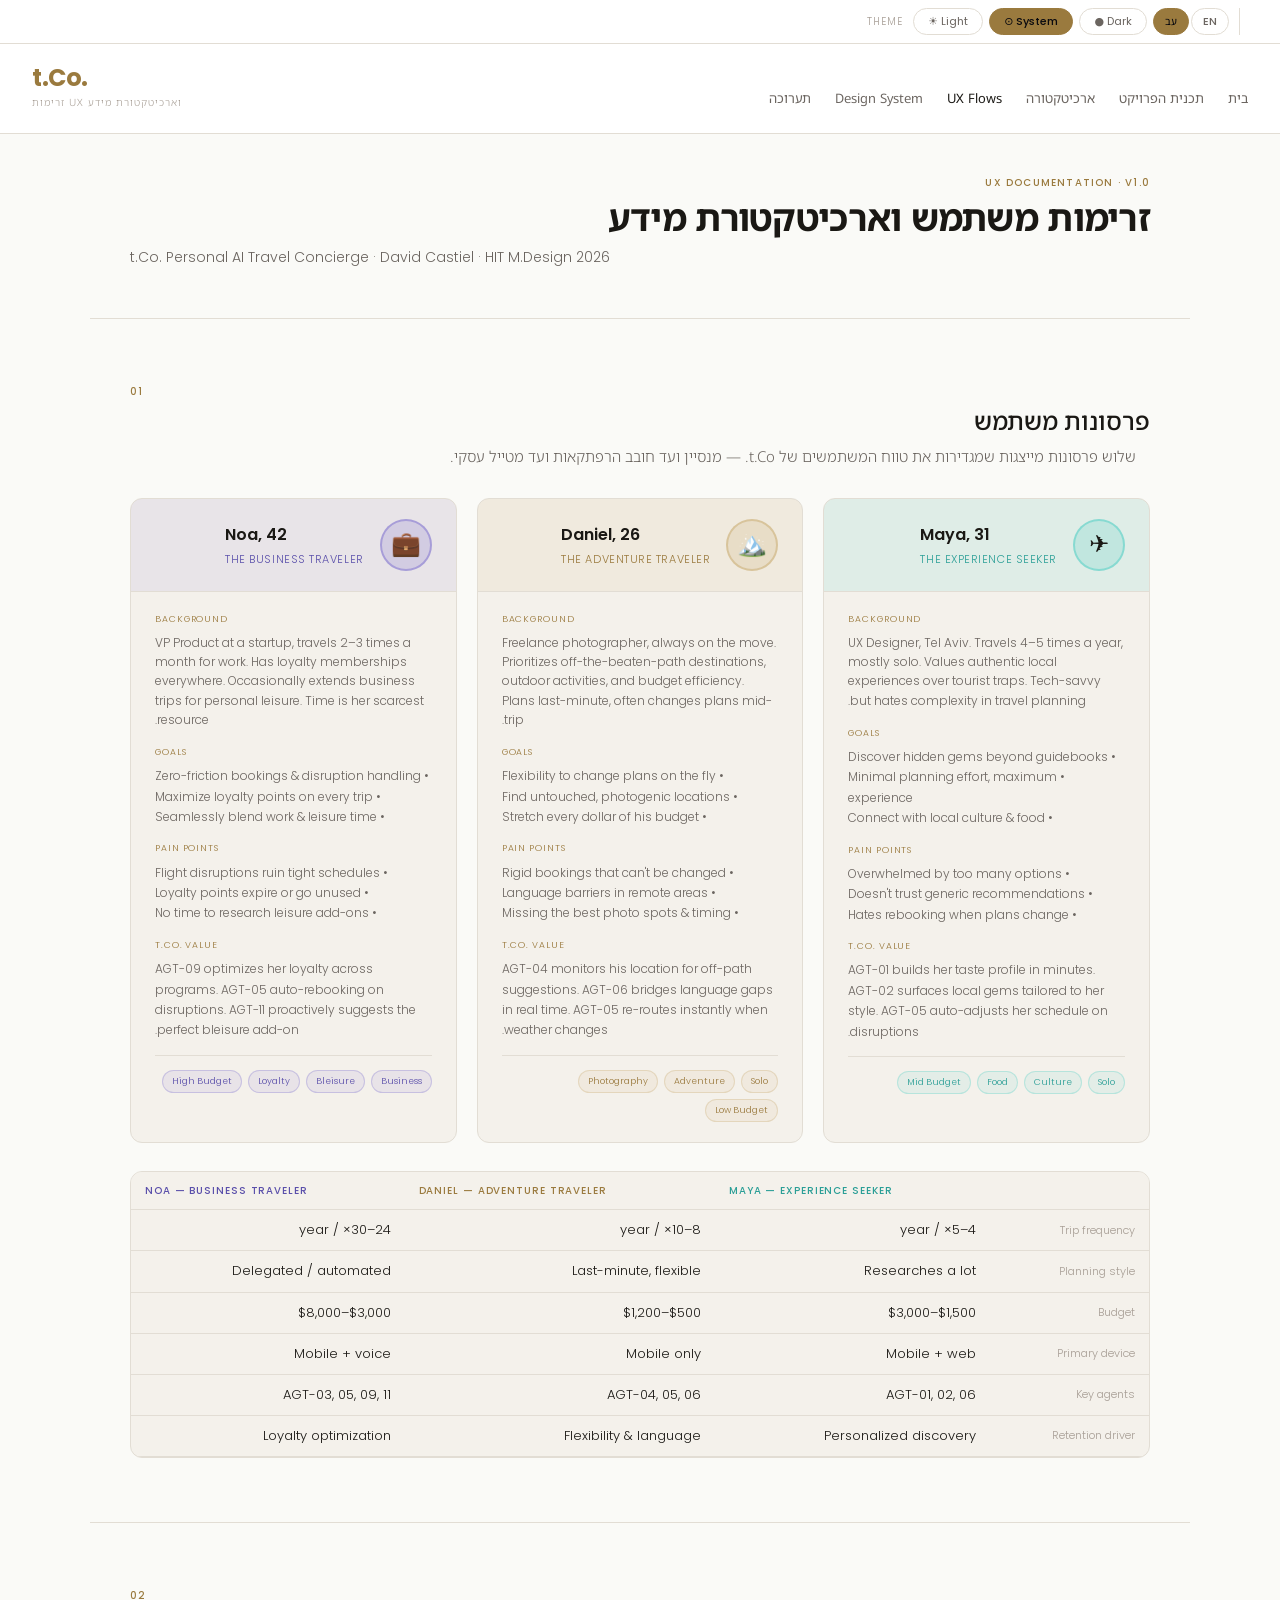
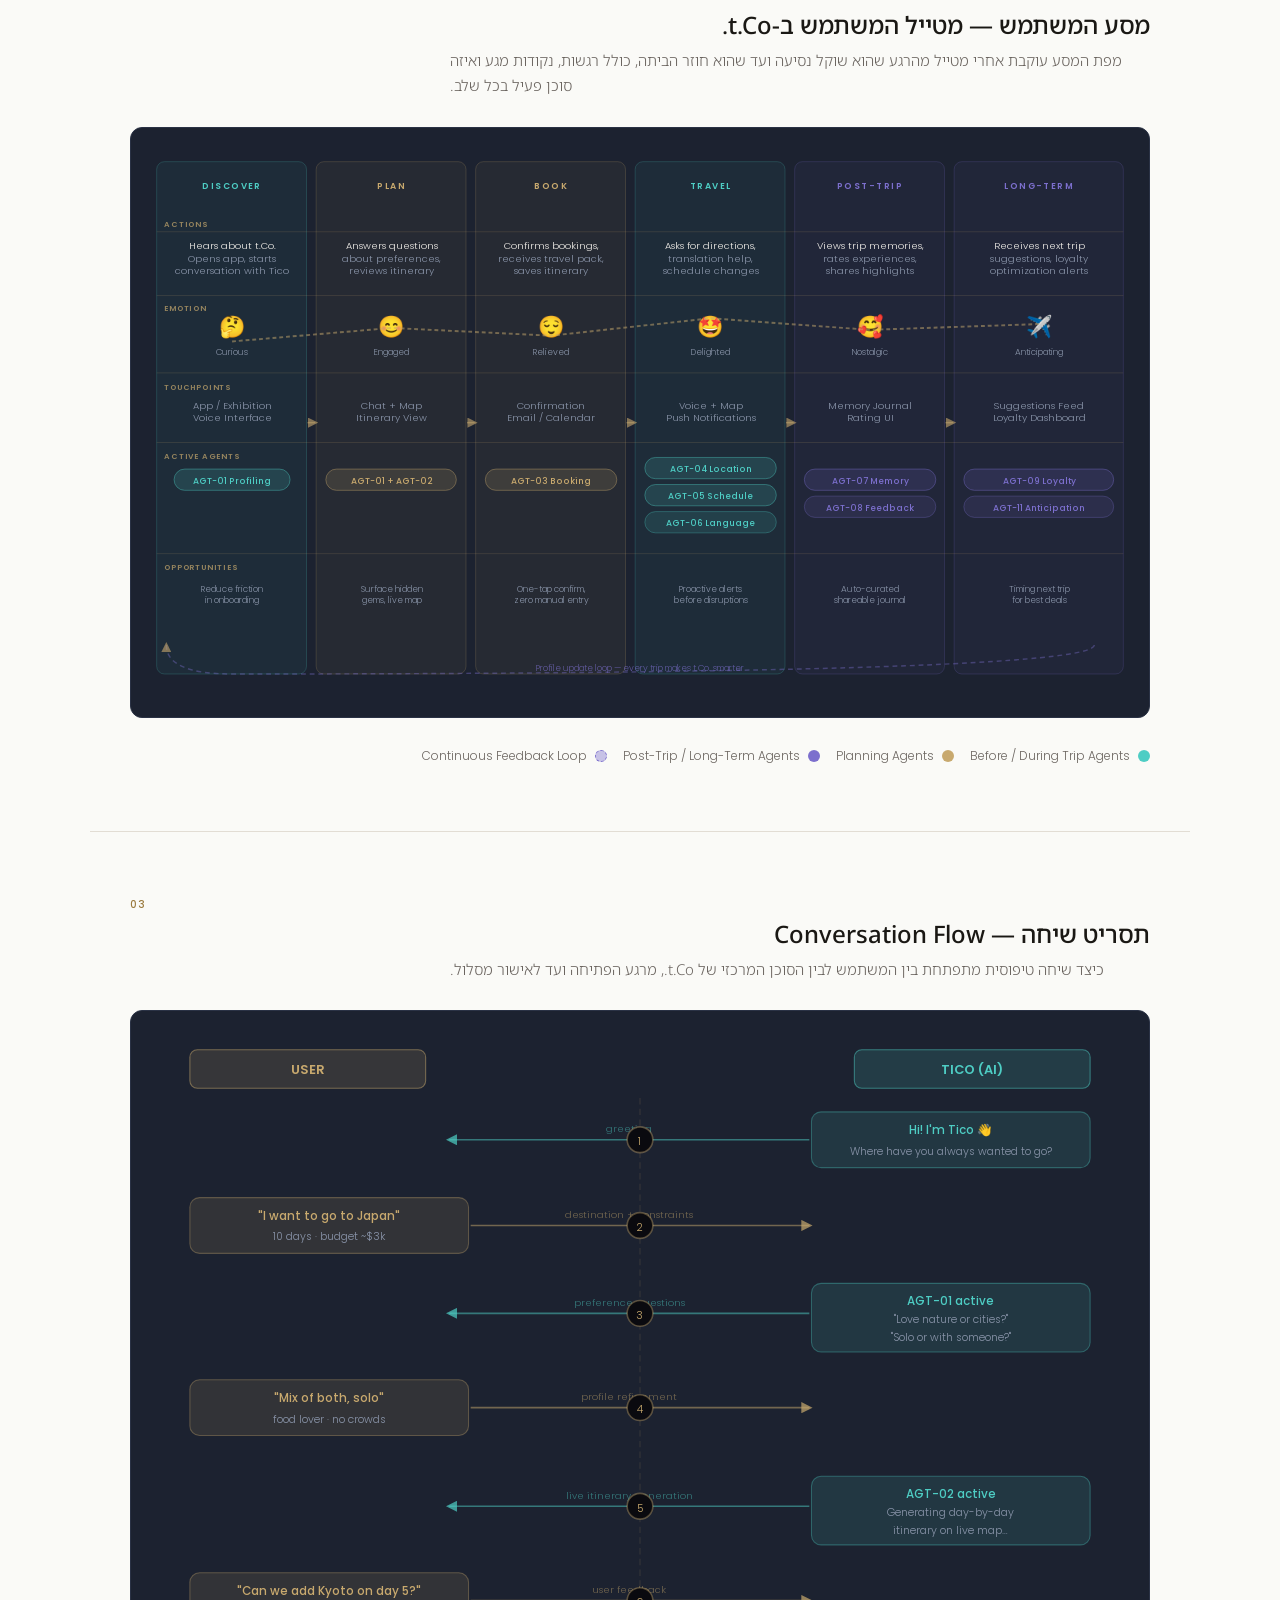
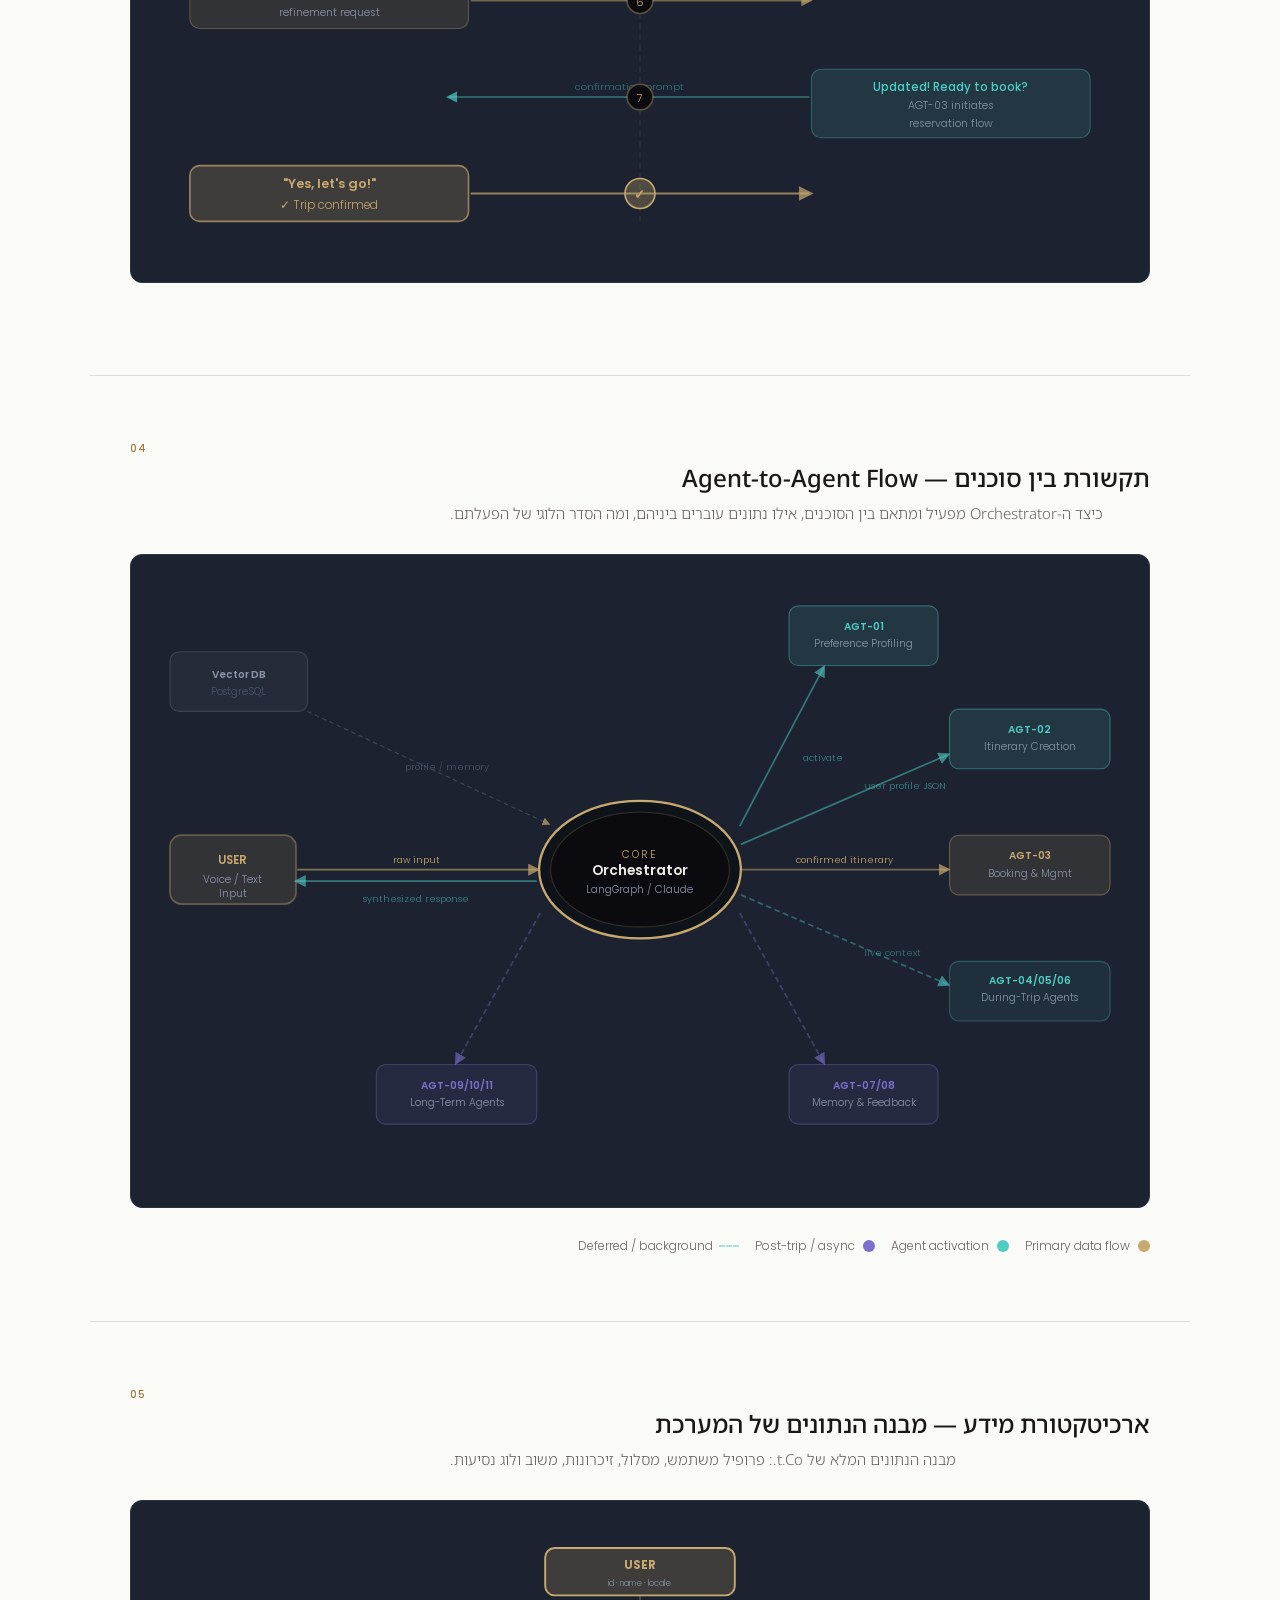
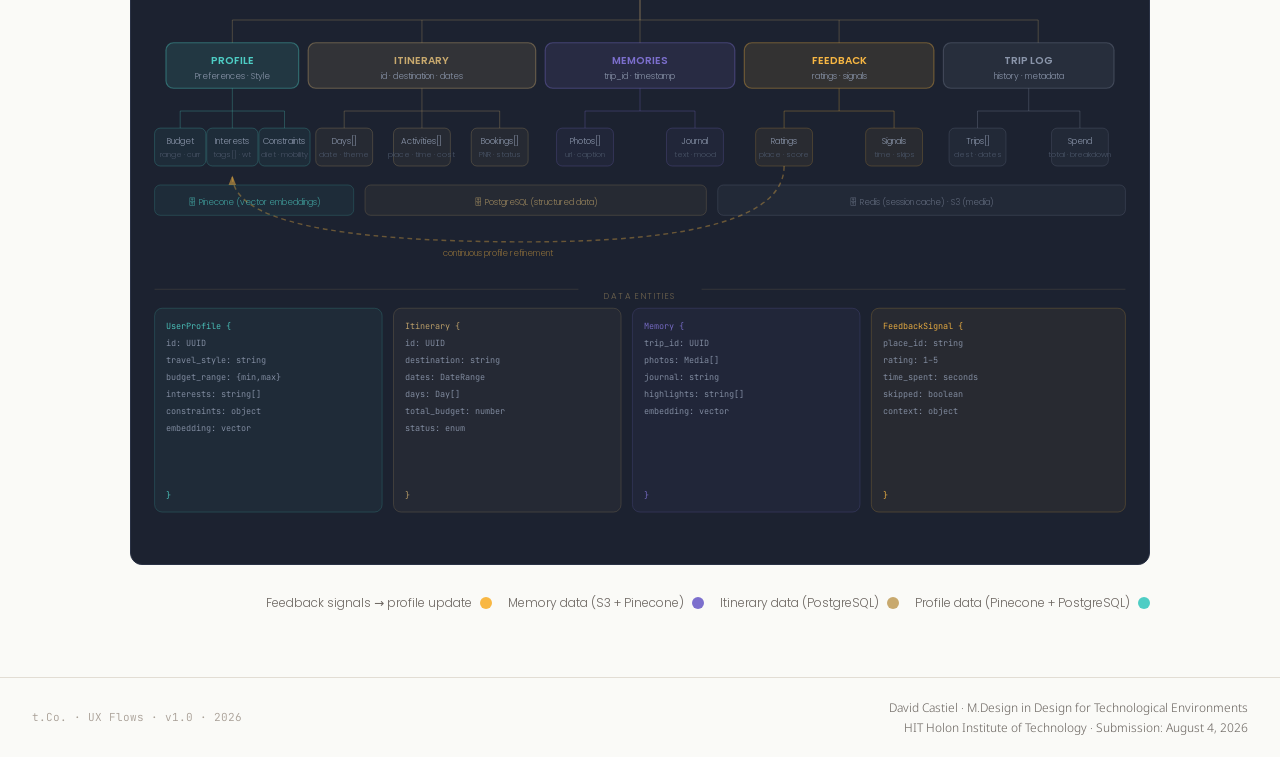
<file: pages/ux-flows.html>
<!DOCTYPE html>
<html lang="en" data-theme="system">
<head>
  <meta charset="UTF-8" />
  <meta name="viewport" content="width=device-width, initial-scale=1.0" />
  <meta name="version" content="v1.0">
  <title>t.Co. — UX Flows, Personas & Information Architecture — v1.0</title>
  <link rel="stylesheet" href="../assets/css/tco-design.css" />
  <style>
    .doc-section { max-width: 1100px; margin: 0 auto; padding: 64px 40px; border-bottom: 1px solid var(--border); }
    .doc-section:last-of-type { border-bottom: none; }
    .diagram-wrap {
      background: var(--card);
      border: 1px solid var(--border);
      border-radius: var(--radius-lg);
      padding: 28px 16px;
      margin: 28px 0;
      overflow-x: auto;
      overflow-y: visible;
      direction: ltr; /* always scroll left→right regardless of page language */
      -webkit-overflow-scrolling: touch;
    }
    .diagram-wrap svg { display: block; margin: 0 auto; min-width: 700px; }
    .lang-toggle { display:flex; gap:2px; margin-right:8px; border-right:1px solid var(--border); padding-right:10px; }
    .lang-btn { padding:4px 11px; border-radius:20px; border:1px solid var(--border); background:transparent; color:var(--text-secondary); font-family:var(--font-latin); font-size:11px; font-weight:500; cursor:pointer; transition:all 0.2s; }
    .lang-btn:hover { border-color:var(--gold); color:var(--gold); }
    .lang-btn.active { background:var(--gold); border-color:var(--gold); color:#0A0A0F; }
    .legend { display:flex; flex-wrap:wrap; gap:16px; margin-top:16px; }
    .legend-item { display:flex; align-items:center; gap:8px; font-size:12px; color:var(--text-secondary); font-family:var(--font-latin); }
    .legend-dot { width:12px; height:12px; border-radius:50%; flex-shrink:0; }
    @media (max-width:768px) { .doc-section { padding:40px 20px; } }
  
  /* Mobile scroll for all tables */
  .ph-table-wrap { overflow-x: auto; -webkit-overflow-scrolling: touch; }
  /* Prevent horizontal overflow on small screens */
  body { overflow-x: hidden; }
    /* Force SVG diagram text to be readable in both light/dark modes */
    .diagram-wrap { background: var(--card) !important; }
    [data-theme="light"] .diagram-wrap,
    [data-theme="system"] .diagram-wrap {
      background: #1C2230 !important;
      border-color: #2A3245 !important;
    }
    /* Ensure section labels stay readable */
    [lang="he"] .section-label { text-align: right; font-family: var(--font-latin); }
    [lang="he"] h2 { text-align: right; }
    [lang="he"] .doc-section > p { text-align: left; }
</style>
</head>
<body>

  <!-- Theme + Lang bar -->
  <div class="theme-bar">
    <span class="theme-bar__label">Theme</span>
    <button class="theme-btn" onclick="setTheme('light')"  id="btn-light">☀ Light</button>
    <button class="theme-btn" onclick="setTheme('system')" id="btn-system">⊙ System</button>
    <button class="theme-btn" onclick="setTheme('dark')"   id="btn-dark">● Dark</button>
    <div class="lang-toggle">
      <button class="lang-btn active" id="btn-he" onclick="setLang('he')">עב</button>
      <button class="lang-btn"        id="btn-en" onclick="setLang('en')">EN</button>
    </div>
  </div>

  <!-- Header -->
  <header class="site-header">
  <div>
    <div class="site-logo">t.Co.</div>
    <div class="site-tagline" data-he="זרימות UX וארכיטקטורת מידע" data-en="UX Flows & Information Architecture">UX Flows & Information Architecture</div>
  </div>
  <nav>
    <ul class="site-nav">
      <li><a href="../index.html" data-he="בית" data-en="Home">בית</a></li>
      <li><a href="project-plan.html" data-he="תכנית הפרויקט" data-en="Project Plan">תכנית הפרויקט</a></li>
      <li><a href="agents.html" data-he="ארכיטקטורה" data-en="Architecture">ארכיטקטורה</a></li>
      <li><a href="ux-flows.html" class="active" data-he="UX Flows" data-en="UX Flows">UX Flows</a></li>
      <li><a href="design-system.html" data-he="Design System" data-en="Design System">Design System</a></li>
      <li><a href="exhibition.html" data-he="תערוכה" data-en="Exhibition">תערוכה</a></li>
    </ul>
  </nav>
</header>

  <!-- Page hero -->
  <div style="padding:40px 40px 32px;border-bottom:1px solid var(--border);max-width:1100px;margin:0 auto">
    <p class="section-label">UX Documentation · v1.0</p>
    <h1 data-he="זרימות משתמש וארכיטקטורת מידע" data-en="User Journeys, Flow Diagrams & Information Architecture">User Journeys, Flow Diagrams & Information Architecture</h1>
    <p style="color:var(--text-secondary);margin-top:8px;font-size:14px">t.Co. Personal AI Travel Concierge · David Castiel · HIT M.Design 2026</p>
  </div>

  <!-- ══════════════════════════════════════════════════════════════════
       01  USER PERSONAS
  ══════════════════════════════════════════════════════════════════════ -->
  <div class="doc-section" id="personas">
    <p class="section-label">01</p>
    <h2 data-he="פרסונות משתמש" data-en="User Personas">User Personas</h2>
    <p style="color:var(--text-secondary);margin-top:8px;max-width:700px" data-he="שלוש פרסונות מייצגות שמגדירות את טווח המשתמשים של t.Co. — מנסיין ועד חובב הרפתקאות ועד מטייל עסקי." data-en="Three representative personas defining the range of t.Co. users — from experience-seeker to adventure lover to business traveler.">Three representative personas defining the range of t.Co. users — from experience-seeker to adventure lover to business traveler.</p>

    <div style="display:grid;grid-template-columns:repeat(auto-fill,minmax(300px,1fr));gap:20px;margin-top:28px">

      <!-- Persona 1 -->
      <div style="background:var(--card);border:1px solid var(--border);border-radius:var(--radius-lg);overflow:hidden">
        <div style="background:rgba(78,205,196,0.12);border-bottom:1px solid var(--border);padding:20px 24px;display:flex;align-items:center;gap:16px">
          <div style="width:52px;height:52px;border-radius:50%;background:rgba(78,205,196,0.2);border:2px solid rgba(78,205,196,0.5);display:flex;align-items:center;justify-content:center;font-size:24px;flex-shrink:0">✈️</div>
          <div>
            <div style="font-size:16px;font-weight:600;color:var(--text-primary);font-family:var(--font-latin)">Maya, 31</div>
            <div style="font-size:11px;color:var(--teal);font-family:var(--font-latin);letter-spacing:0.05em;text-transform:uppercase;margin-top:2px">The Experience Seeker</div>
          </div>
        </div>
        <div style="padding:20px 24px">
          <div style="margin-bottom:14px">
            <div style="font-size:9px;letter-spacing:0.1em;text-transform:uppercase;color:var(--gold);font-family:var(--font-latin);margin-bottom:6px">Background</div>
            <p style="font-size:12px;color:var(--text-secondary);line-height:1.6;font-family:var(--font-latin)">UX Designer, Tel Aviv. Travels 4–5 times a year, mostly solo. Values authentic local experiences over tourist traps. Tech-savvy but hates complexity in travel planning.</p>
          </div>
          <div style="margin-bottom:14px">
            <div style="font-size:9px;letter-spacing:0.1em;text-transform:uppercase;color:var(--gold);font-family:var(--font-latin);margin-bottom:6px">Goals</div>
            <div style="font-size:12px;color:var(--text-secondary);font-family:var(--font-latin)">• Discover hidden gems beyond guidebooks<br>• Minimal planning effort, maximum experience<br>• Connect with local culture &amp; food</div>
          </div>
          <div style="margin-bottom:14px">
            <div style="font-size:9px;letter-spacing:0.1em;text-transform:uppercase;color:var(--gold);font-family:var(--font-latin);margin-bottom:6px">Pain Points</div>
            <div style="font-size:12px;color:var(--text-secondary);font-family:var(--font-latin)">• Overwhelmed by too many options<br>• Doesn't trust generic recommendations<br>• Hates rebooking when plans change</div>
          </div>
          <div>
            <div style="font-size:9px;letter-spacing:0.1em;text-transform:uppercase;color:var(--gold);font-family:var(--font-latin);margin-bottom:6px">t.Co. Value</div>
            <div style="font-size:12px;color:var(--text-secondary);font-family:var(--font-latin)">AGT-01 builds her taste profile in minutes. AGT-02 surfaces local gems tailored to her style. AGT-05 auto-adjusts her schedule on disruptions.</div>
          </div>
          <div style="display:flex;flex-wrap:wrap;gap:6px;margin-top:14px;padding-top:14px;border-top:1px solid var(--border)">
            <span style="background:rgba(78,205,196,0.1);border:1px solid rgba(78,205,196,0.3);color:var(--teal);font-size:9px;padding:3px 9px;border-radius:20px;font-family:var(--font-latin)">Solo</span>
            <span style="background:rgba(78,205,196,0.1);border:1px solid rgba(78,205,196,0.3);color:var(--teal);font-size:9px;padding:3px 9px;border-radius:20px;font-family:var(--font-latin)">Culture</span>
            <span style="background:rgba(78,205,196,0.1);border:1px solid rgba(78,205,196,0.3);color:var(--teal);font-size:9px;padding:3px 9px;border-radius:20px;font-family:var(--font-latin)">Food</span>
            <span style="background:rgba(78,205,196,0.1);border:1px solid rgba(78,205,196,0.3);color:var(--teal);font-size:9px;padding:3px 9px;border-radius:20px;font-family:var(--font-latin)">Mid Budget</span>
          </div>
        </div>
      </div>

      <!-- Persona 2 -->
      <div style="background:var(--card);border:1px solid var(--border);border-radius:var(--radius-lg);overflow:hidden">
        <div style="background:rgba(200,169,110,0.10);border-bottom:1px solid var(--border);padding:20px 24px;display:flex;align-items:center;gap:16px">
          <div style="width:52px;height:52px;border-radius:50%;background:rgba(200,169,110,0.2);border:2px solid rgba(200,169,110,0.5);display:flex;align-items:center;justify-content:center;font-size:24px;flex-shrink:0">🏔️</div>
          <div>
            <div style="font-size:16px;font-weight:600;color:var(--text-primary);font-family:var(--font-latin)">Daniel, 26</div>
            <div style="font-size:11px;color:var(--gold);font-family:var(--font-latin);letter-spacing:0.05em;text-transform:uppercase;margin-top:2px">The Adventure Traveler</div>
          </div>
        </div>
        <div style="padding:20px 24px">
          <div style="margin-bottom:14px">
            <div style="font-size:9px;letter-spacing:0.1em;text-transform:uppercase;color:var(--gold);font-family:var(--font-latin);margin-bottom:6px">Background</div>
            <p style="font-size:12px;color:var(--text-secondary);line-height:1.6;font-family:var(--font-latin)">Freelance photographer, always on the move. Prioritizes off-the-beaten-path destinations, outdoor activities, and budget efficiency. Plans last-minute, often changes plans mid-trip.</p>
          </div>
          <div style="margin-bottom:14px">
            <div style="font-size:9px;letter-spacing:0.1em;text-transform:uppercase;color:var(--gold);font-family:var(--font-latin);margin-bottom:6px">Goals</div>
            <div style="font-size:12px;color:var(--text-secondary);font-family:var(--font-latin)">• Flexibility to change plans on the fly<br>• Find untouched, photogenic locations<br>• Stretch every dollar of his budget</div>
          </div>
          <div style="margin-bottom:14px">
            <div style="font-size:9px;letter-spacing:0.1em;text-transform:uppercase;color:var(--gold);font-family:var(--font-latin);margin-bottom:6px">Pain Points</div>
            <div style="font-size:12px;color:var(--text-secondary);font-family:var(--font-latin)">• Rigid bookings that can't be changed<br>• Language barriers in remote areas<br>• Missing the best photo spots &amp; timing</div>
          </div>
          <div>
            <div style="font-size:9px;letter-spacing:0.1em;text-transform:uppercase;color:var(--gold);font-family:var(--font-latin);margin-bottom:6px">t.Co. Value</div>
            <div style="font-size:12px;color:var(--text-secondary);font-family:var(--font-latin)">AGT-04 monitors his location for off-path suggestions. AGT-06 bridges language gaps in real time. AGT-05 re-routes instantly when weather changes.</div>
          </div>
          <div style="display:flex;flex-wrap:wrap;gap:6px;margin-top:14px;padding-top:14px;border-top:1px solid var(--border)">
            <span style="background:rgba(200,169,110,0.1);border:1px solid rgba(200,169,110,0.3);color:var(--gold);font-size:9px;padding:3px 9px;border-radius:20px;font-family:var(--font-latin)">Solo</span>
            <span style="background:rgba(200,169,110,0.1);border:1px solid rgba(200,169,110,0.3);color:var(--gold);font-size:9px;padding:3px 9px;border-radius:20px;font-family:var(--font-latin)">Adventure</span>
            <span style="background:rgba(200,169,110,0.1);border:1px solid rgba(200,169,110,0.3);color:var(--gold);font-size:9px;padding:3px 9px;border-radius:20px;font-family:var(--font-latin)">Photography</span>
            <span style="background:rgba(200,169,110,0.1);border:1px solid rgba(200,169,110,0.3);color:var(--gold);font-size:9px;padding:3px 9px;border-radius:20px;font-family:var(--font-latin)">Low Budget</span>
          </div>
        </div>
      </div>

      <!-- Persona 3 -->
      <div style="background:var(--card);border:1px solid var(--border);border-radius:var(--radius-lg);overflow:hidden">
        <div style="background:rgba(124,111,205,0.10);border-bottom:1px solid var(--border);padding:20px 24px;display:flex;align-items:center;gap:16px">
          <div style="width:52px;height:52px;border-radius:50%;background:rgba(124,111,205,0.2);border:2px solid rgba(124,111,205,0.5);display:flex;align-items:center;justify-content:center;font-size:24px;flex-shrink:0">💼</div>
          <div>
            <div style="font-size:16px;font-weight:600;color:var(--text-primary);font-family:var(--font-latin)">Noa, 42</div>
            <div style="font-size:11px;color:var(--purple);font-family:var(--font-latin);letter-spacing:0.05em;text-transform:uppercase;margin-top:2px">The Business Traveler</div>
          </div>
        </div>
        <div style="padding:20px 24px">
          <div style="margin-bottom:14px">
            <div style="font-size:9px;letter-spacing:0.1em;text-transform:uppercase;color:var(--gold);font-family:var(--font-latin);margin-bottom:6px">Background</div>
            <p style="font-size:12px;color:var(--text-secondary);line-height:1.6;font-family:var(--font-latin)">VP Product at a startup, travels 2–3 times a month for work. Has loyalty memberships everywhere. Occasionally extends business trips for personal leisure. Time is her scarcest resource.</p>
          </div>
          <div style="margin-bottom:14px">
            <div style="font-size:9px;letter-spacing:0.1em;text-transform:uppercase;color:var(--gold);font-family:var(--font-latin);margin-bottom:6px">Goals</div>
            <div style="font-size:12px;color:var(--text-secondary);font-family:var(--font-latin)">• Zero-friction bookings &amp; disruption handling<br>• Maximize loyalty points on every trip<br>• Seamlessly blend work &amp; leisure time</div>
          </div>
          <div style="margin-bottom:14px">
            <div style="font-size:9px;letter-spacing:0.1em;text-transform:uppercase;color:var(--gold);font-family:var(--font-latin);margin-bottom:6px">Pain Points</div>
            <div style="font-size:12px;color:var(--text-secondary);font-family:var(--font-latin)">• Flight disruptions ruin tight schedules<br>• Loyalty points expire or go unused<br>• No time to research leisure add-ons</div>
          </div>
          <div>
            <div style="font-size:9px;letter-spacing:0.1em;text-transform:uppercase;color:var(--gold);font-family:var(--font-latin);margin-bottom:6px">t.Co. Value</div>
            <div style="font-size:12px;color:var(--text-secondary);font-family:var(--font-latin)">AGT-09 optimizes her loyalty across programs. AGT-05 auto-rebooking on disruptions. AGT-11 proactively suggests the perfect bleisure add-on.</div>
          </div>
          <div style="display:flex;flex-wrap:wrap;gap:6px;margin-top:14px;padding-top:14px;border-top:1px solid var(--border)">
            <span style="background:rgba(124,111,205,0.1);border:1px solid rgba(124,111,205,0.3);color:var(--purple);font-size:9px;padding:3px 9px;border-radius:20px;font-family:var(--font-latin)">Business</span>
            <span style="background:rgba(124,111,205,0.1);border:1px solid rgba(124,111,205,0.3);color:var(--purple);font-size:9px;padding:3px 9px;border-radius:20px;font-family:var(--font-latin)">Bleisure</span>
            <span style="background:rgba(124,111,205,0.1);border:1px solid rgba(124,111,205,0.3);color:var(--purple);font-size:9px;padding:3px 9px;border-radius:20px;font-family:var(--font-latin)">Loyalty</span>
            <span style="background:rgba(124,111,205,0.1);border:1px solid rgba(124,111,205,0.3);color:var(--purple);font-size:9px;padding:3px 9px;border-radius:20px;font-family:var(--font-latin)">High Budget</span>
          </div>
        </div>
      </div>

    </div>

    <!-- Persona comparison table -->
    <div style="margin-top:28px;background:var(--card);border:1px solid var(--border);border-radius:var(--radius-lg);overflow:hidden">
      <div class="tco-table-wrap">
<table class="tco-table" style="margin:0">
        <thead>
          <tr>
            <th></th>
            <th style="color:var(--teal)">Maya — Experience Seeker</th>
            <th style="color:var(--gold)">Daniel — Adventure Traveler</th>
            <th style="color:var(--purple)">Noa — Business Traveler</th>
          </tr>
        </thead>
        <tbody>
          <tr><td style="color:var(--text-muted);font-size:11px">Trip frequency</td><td>4–5× / year</td><td>8–10× / year</td><td>24–30× / year</td></tr>
          <tr><td style="color:var(--text-muted);font-size:11px">Planning style</td><td>Researches a lot</td><td>Last-minute, flexible</td><td>Delegated / automated</td></tr>
          <tr><td style="color:var(--text-muted);font-size:11px">Budget</td><td>$1,500–$3,000</td><td>$500–$1,200</td><td>$3,000–$8,000</td></tr>
          <tr><td style="color:var(--text-muted);font-size:11px">Primary device</td><td>Mobile + web</td><td>Mobile only</td><td>Mobile + voice</td></tr>
          <tr><td style="color:var(--text-muted);font-size:11px">Key agents</td><td>AGT-01, 02, 06</td><td>AGT-04, 05, 06</td><td>AGT-03, 05, 09, 11</td></tr>
          <tr><td style="color:var(--text-muted);font-size:11px">Retention driver</td><td>Personalized discovery</td><td>Flexibility &amp; language</td><td>Loyalty optimization</td></tr>
        </tbody>
      </table>
</div>
    </div>
  </div>

  <!-- ══════════════════════════════════════════════════════════════════
       02  USER JOURNEY MAP (renumbered)
  ══════════════════════════════════════════════════════════════════════ -->
  <div class="doc-section" id="journey">
    <p class="section-label">02</p>
    <h2 data-he="מסע המשתמש — מטייל המשתמש ב-t.Co." data-en="User Journey Map — Traveler Using t.Co.">User Journey Map — Traveler Using t.Co.</h2>
    <p style="color:var(--text-secondary);margin-top:8px;max-width:700px" data-he="מפת המסע עוקבת אחרי מטייל מהרגע שהוא שוקל נסיעה ועד שהוא חוזר הביתה, כולל רגשות, נקודות מגע ואיזה סוכן פעיל בכל שלב." data-en="The journey map follows a traveler from the moment they consider a trip through their return home, including emotions, touchpoints, and which agent is active at each stage.">The journey map follows a traveler from the moment they consider a trip through their return home, including emotions, touchpoints, and which agent is active at each stage.</p>

    <div class="diagram-wrap" style="padding:24px 16px">
      <svg viewBox="0 0 1020 560" xmlns="http://www.w3.org/2000/svg" style="width:100%;min-width:700px">
        <defs>
          <marker id="arr" markerWidth="7" markerHeight="7" refX="5" refY="3.5" orient="auto">
            <path d="M0,0 L7,3.5 L0,7 Z" fill="rgba(200,169,110,0.6)"/>
          </marker>
        </defs>

        <!-- Stage columns -->
        <!-- Col backgrounds -->
        <rect x="10"   y="10" width="155" height="530" rx="8" fill="rgba(78,205,196,0.06)" stroke="rgba(78,205,196,0.2)" stroke-width="1"/>
        <rect x="175"  y="10" width="155" height="530" rx="8" fill="rgba(200,169,110,0.06)" stroke="rgba(200,169,110,0.2)" stroke-width="1"/>
        <rect x="340"  y="10" width="155" height="530" rx="8" fill="rgba(200,169,110,0.06)" stroke="rgba(200,169,110,0.2)" stroke-width="1"/>
        <rect x="505"  y="10" width="155" height="530" rx="8" fill="rgba(78,205,196,0.06)" stroke="rgba(78,205,196,0.2)" stroke-width="1"/>
        <rect x="670"  y="10" width="155" height="530" rx="8" fill="rgba(124,111,205,0.06)" stroke="rgba(124,111,205,0.2)" stroke-width="1"/>
        <rect x="835"  y="10" width="175" height="530" rx="8" fill="rgba(124,111,205,0.06)" stroke="rgba(124,111,205,0.2)" stroke-width="1"/>

        <!-- Stage headers -->
        <text x="88"  y="38" text-anchor="middle" font-family="'Poppins',sans-serif" font-size="9" font-weight="600" fill="#4ECDC4" letter-spacing="1.5">DISCOVER</text>
        <text x="253" y="38" text-anchor="middle" font-family="'Poppins',sans-serif" font-size="9" font-weight="600" fill="#C8A96E" letter-spacing="1.5">PLAN</text>
        <text x="418" y="38" text-anchor="middle" font-family="'Poppins',sans-serif" font-size="9" font-weight="600" fill="#C8A96E" letter-spacing="1.5">BOOK</text>
        <text x="583" y="38" text-anchor="middle" font-family="'Poppins',sans-serif" font-size="9" font-weight="600" fill="#4ECDC4" letter-spacing="1.5">TRAVEL</text>
        <text x="748" y="38" text-anchor="middle" font-family="'Poppins',sans-serif" font-size="9" font-weight="600" fill="#7C6FCD" letter-spacing="1.5">POST-TRIP</text>
        <text x="923" y="38" text-anchor="middle" font-family="'Poppins',sans-serif" font-size="9" font-weight="600" fill="#7C6FCD" letter-spacing="1.5">LONG-TERM</text>

        <!-- Row labels (left side if space allowed — use y positions) -->
        <!-- ROW: User Actions -->
        <text x="18" y="78" font-family="'Poppins',sans-serif" font-size="8" font-weight="600" fill="rgba(200,169,110,0.7)" letter-spacing="0.8">ACTIONS</text>
        <rect x="10" y="82" width="1000" height="1" fill="rgba(200,169,110,0.15)"/>

        <!-- Actions per stage -->
        <text x="88"  y="100" text-anchor="middle" font-family="'Poppins',sans-serif" font-size="10" fill="#F0EDE8">Hears about t.Co.</text>
        <text x="88"  y="114" text-anchor="middle" font-family="'Poppins',sans-serif" font-size="10" fill="#8A95AA">Opens app, starts</text>
        <text x="88"  y="126" text-anchor="middle" font-family="'Poppins',sans-serif" font-size="10" fill="#8A95AA">conversation with Tico</text>

        <text x="253" y="100" text-anchor="middle" font-family="'Poppins',sans-serif" font-size="10" fill="#F0EDE8">Answers questions</text>
        <text x="253" y="114" text-anchor="middle" font-family="'Poppins',sans-serif" font-size="10" fill="#8A95AA">about preferences,</text>
        <text x="253" y="126" text-anchor="middle" font-family="'Poppins',sans-serif" font-size="10" fill="#8A95AA">reviews itinerary</text>

        <text x="418" y="100" text-anchor="middle" font-family="'Poppins',sans-serif" font-size="10" fill="#F0EDE8">Confirms bookings,</text>
        <text x="418" y="114" text-anchor="middle" font-family="'Poppins',sans-serif" font-size="10" fill="#8A95AA">receives travel pack,</text>
        <text x="418" y="126" text-anchor="middle" font-family="'Poppins',sans-serif" font-size="10" fill="#8A95AA">saves itinerary</text>

        <text x="583" y="100" text-anchor="middle" font-family="'Poppins',sans-serif" font-size="10" fill="#F0EDE8">Asks for directions,</text>
        <text x="583" y="114" text-anchor="middle" font-family="'Poppins',sans-serif" font-size="10" fill="#8A95AA">translation help,</text>
        <text x="583" y="126" text-anchor="middle" font-family="'Poppins',sans-serif" font-size="10" fill="#8A95AA">schedule changes</text>

        <text x="748" y="100" text-anchor="middle" font-family="'Poppins',sans-serif" font-size="10" fill="#F0EDE8">Views trip memories,</text>
        <text x="748" y="114" text-anchor="middle" font-family="'Poppins',sans-serif" font-size="10" fill="#8A95AA">rates experiences,</text>
        <text x="748" y="126" text-anchor="middle" font-family="'Poppins',sans-serif" font-size="10" fill="#8A95AA">shares highlights</text>

        <text x="923" y="100" text-anchor="middle" font-family="'Poppins',sans-serif" font-size="10" fill="#F0EDE8">Receives next trip</text>
        <text x="923" y="114" text-anchor="middle" font-family="'Poppins',sans-serif" font-size="10" fill="#8A95AA">suggestions, loyalty</text>
        <text x="923" y="126" text-anchor="middle" font-family="'Poppins',sans-serif" font-size="10" fill="#8A95AA">optimization alerts</text>

        <!-- ROW: Emotions -->
        <rect x="10" y="148" width="1000" height="1" fill="rgba(200,169,110,0.15)"/>
        <text x="18" y="165" font-family="'Poppins',sans-serif" font-size="8" font-weight="600" fill="rgba(200,169,110,0.7)" letter-spacing="0.8">EMOTION</text>

        <!-- Emotion faces / text -->
        <text x="88"  y="188" text-anchor="middle" font-family="'Poppins',sans-serif" font-size="22">🤔</text>
        <text x="88"  y="210" text-anchor="middle" font-family="'Poppins',sans-serif" font-size="9" fill="#8A95AA">Curious</text>
        <text x="253" y="188" text-anchor="middle" font-family="'Poppins',sans-serif" font-size="22">😊</text>
        <text x="253" y="210" text-anchor="middle" font-family="'Poppins',sans-serif" font-size="9" fill="#8A95AA">Engaged</text>
        <text x="418" y="188" text-anchor="middle" font-family="'Poppins',sans-serif" font-size="22">😌</text>
        <text x="418" y="210" text-anchor="middle" font-family="'Poppins',sans-serif" font-size="9" fill="#8A95AA">Relieved</text>
        <text x="583" y="188" text-anchor="middle" font-family="'Poppins',sans-serif" font-size="22">🤩</text>
        <text x="583" y="210" text-anchor="middle" font-family="'Poppins',sans-serif" font-size="9" fill="#8A95AA">Delighted</text>
        <text x="748" y="188" text-anchor="middle" font-family="'Poppins',sans-serif" font-size="22">🥰</text>
        <text x="748" y="210" text-anchor="middle" font-family="'Poppins',sans-serif" font-size="9" fill="#8A95AA">Nostalgic</text>
        <text x="923" y="188" text-anchor="middle" font-family="'Poppins',sans-serif" font-size="22">✈️</text>
        <text x="923" y="210" text-anchor="middle" font-family="'Poppins',sans-serif" font-size="9" fill="#8A95AA">Anticipating</text>

        <!-- Emotion curve -->
        <polyline points="88,196 253,182 418,190 583,172 748,184 923,178"
          fill="none" stroke="rgba(200,169,110,0.5)" stroke-width="2" stroke-dasharray="4,3"/>

        <!-- ROW: Touchpoints -->
        <rect x="10" y="228" width="1000" height="1" fill="rgba(200,169,110,0.15)"/>
        <text x="18" y="246" font-family="'Poppins',sans-serif" font-size="8" font-weight="600" fill="rgba(200,169,110,0.7)" letter-spacing="0.8">TOUCHPOINTS</text>

        <text x="88"  y="266" text-anchor="middle" font-family="'Poppins',sans-serif" font-size="10" fill="#8A95AA">App / Exhibition</text>
        <text x="88"  y="278" text-anchor="middle" font-family="'Poppins',sans-serif" font-size="10" fill="#8A95AA">Voice Interface</text>
        <text x="253" y="266" text-anchor="middle" font-family="'Poppins',sans-serif" font-size="10" fill="#8A95AA">Chat + Map</text>
        <text x="253" y="278" text-anchor="middle" font-family="'Poppins',sans-serif" font-size="10" fill="#8A95AA">Itinerary View</text>
        <text x="418" y="266" text-anchor="middle" font-family="'Poppins',sans-serif" font-size="10" fill="#8A95AA">Confirmation</text>
        <text x="418" y="278" text-anchor="middle" font-family="'Poppins',sans-serif" font-size="10" fill="#8A95AA">Email / Calendar</text>
        <text x="583" y="266" text-anchor="middle" font-family="'Poppins',sans-serif" font-size="10" fill="#8A95AA">Voice + Map</text>
        <text x="583" y="278" text-anchor="middle" font-family="'Poppins',sans-serif" font-size="10" fill="#8A95AA">Push Notifications</text>
        <text x="748" y="266" text-anchor="middle" font-family="'Poppins',sans-serif" font-size="10" fill="#8A95AA">Memory Journal</text>
        <text x="748" y="278" text-anchor="middle" font-family="'Poppins',sans-serif" font-size="10" fill="#8A95AA">Rating UI</text>
        <text x="923" y="266" text-anchor="middle" font-family="'Poppins',sans-serif" font-size="10" fill="#8A95AA">Suggestions Feed</text>
        <text x="923" y="278" text-anchor="middle" font-family="'Poppins',sans-serif" font-size="10" fill="#8A95AA">Loyalty Dashboard</text>

        <!-- ROW: Agents -->
        <rect x="10" y="300" width="1000" height="1" fill="rgba(200,169,110,0.15)"/>
        <text x="18" y="318" font-family="'Poppins',sans-serif" font-size="8" font-weight="600" fill="rgba(200,169,110,0.7)" letter-spacing="0.8">ACTIVE AGENTS</text>

        <!-- Agent pills -->
        <rect x="28"  y="328" width="120" height="22" rx="11" fill="rgba(78,205,196,0.15)" stroke="rgba(78,205,196,0.4)" stroke-width="1"/>
        <text x="88"  y="343" text-anchor="middle" font-family="'Poppins',sans-serif" font-size="9" fill="#4ECDC4" font-weight="500">AGT-01 Profiling</text>

        <rect x="185" y="328" width="135" height="22" rx="11" fill="rgba(200,169,110,0.15)" stroke="rgba(200,169,110,0.4)" stroke-width="1"/>
        <text x="253" y="343" text-anchor="middle" font-family="'Poppins',sans-serif" font-size="9" fill="#C8A96E" font-weight="500">AGT-01 + AGT-02</text>

        <rect x="350" y="328" width="136" height="22" rx="11" fill="rgba(200,169,110,0.15)" stroke="rgba(200,169,110,0.4)" stroke-width="1"/>
        <text x="418" y="343" text-anchor="middle" font-family="'Poppins',sans-serif" font-size="9" fill="#C8A96E" font-weight="500">AGT-03 Booking</text>

        <rect x="515" y="316" width="136" height="22" rx="11" fill="rgba(78,205,196,0.15)" stroke="rgba(78,205,196,0.4)" stroke-width="1"/>
        <text x="583" y="331" text-anchor="middle" font-family="'Poppins',sans-serif" font-size="9" fill="#4ECDC4" font-weight="500">AGT-04 Location</text>
        <rect x="515" y="344" width="136" height="22" rx="11" fill="rgba(78,205,196,0.15)" stroke="rgba(78,205,196,0.4)" stroke-width="1"/>
        <text x="583" y="359" text-anchor="middle" font-family="'Poppins',sans-serif" font-size="9" fill="#4ECDC4" font-weight="500">AGT-05 Schedule</text>
        <rect x="515" y="372" width="136" height="22" rx="11" fill="rgba(78,205,196,0.12)" stroke="rgba(78,205,196,0.3)" stroke-width="1"/>
        <text x="583" y="387" text-anchor="middle" font-family="'Poppins',sans-serif" font-size="9" fill="#4ECDC4" font-weight="500">AGT-06 Language</text>

        <rect x="680" y="328" width="136" height="22" rx="11" fill="rgba(124,111,205,0.15)" stroke="rgba(124,111,205,0.4)" stroke-width="1"/>
        <text x="748" y="343" text-anchor="middle" font-family="'Poppins',sans-serif" font-size="9" fill="#7C6FCD" font-weight="500">AGT-07 Memory</text>
        <rect x="680" y="356" width="136" height="22" rx="11" fill="rgba(124,111,205,0.12)" stroke="rgba(124,111,205,0.3)" stroke-width="1"/>
        <text x="748" y="371" text-anchor="middle" font-family="'Poppins',sans-serif" font-size="9" fill="#7C6FCD" font-weight="500">AGT-08 Feedback</text>

        <rect x="845" y="328" width="155" height="22" rx="11" fill="rgba(124,111,205,0.15)" stroke="rgba(124,111,205,0.4)" stroke-width="1"/>
        <text x="923" y="343" text-anchor="middle" font-family="'Poppins',sans-serif" font-size="9" fill="#7C6FCD" font-weight="500">AGT-09 Loyalty</text>
        <rect x="845" y="356" width="155" height="22" rx="11" fill="rgba(124,111,205,0.12)" stroke="rgba(124,111,205,0.3)" stroke-width="1"/>
        <text x="923" y="371" text-anchor="middle" font-family="'Poppins',sans-serif" font-size="9" fill="#7C6FCD" font-weight="500">AGT-11 Anticipation</text>

        <!-- ROW: Pain Points / Opportunities -->
        <rect x="10" y="415" width="1000" height="1" fill="rgba(200,169,110,0.15)"/>
        <text x="18" y="432" font-family="'Poppins',sans-serif" font-size="8" font-weight="600" fill="rgba(200,169,110,0.7)" letter-spacing="0.8">OPPORTUNITIES</text>

        <text x="88"  y="455" text-anchor="middle" font-family="'Poppins',sans-serif" font-size="9" fill="#8A95AA">Reduce friction</text>
        <text x="88"  y="467" text-anchor="middle" font-family="'Poppins',sans-serif" font-size="9" fill="#8A95AA">in onboarding</text>

        <text x="253" y="455" text-anchor="middle" font-family="'Poppins',sans-serif" font-size="9" fill="#8A95AA">Surface hidden</text>
        <text x="253" y="467" text-anchor="middle" font-family="'Poppins',sans-serif" font-size="9" fill="#8A95AA">gems, live map</text>

        <text x="418" y="455" text-anchor="middle" font-family="'Poppins',sans-serif" font-size="9" fill="#8A95AA">One-tap confirm,</text>
        <text x="418" y="467" text-anchor="middle" font-family="'Poppins',sans-serif" font-size="9" fill="#8A95AA">zero manual entry</text>

        <text x="583" y="455" text-anchor="middle" font-family="'Poppins',sans-serif" font-size="9" fill="#8A95AA">Proactive alerts</text>
        <text x="583" y="467" text-anchor="middle" font-family="'Poppins',sans-serif" font-size="9" fill="#8A95AA">before disruptions</text>

        <text x="748" y="455" text-anchor="middle" font-family="'Poppins',sans-serif" font-size="9" fill="#8A95AA">Auto-curated</text>
        <text x="748" y="467" text-anchor="middle" font-family="'Poppins',sans-serif" font-size="9" fill="#8A95AA">shareable journal</text>

        <text x="923" y="455" text-anchor="middle" font-family="'Poppins',sans-serif" font-size="9" fill="#8A95AA">Timing next trip</text>
        <text x="923" y="467" text-anchor="middle" font-family="'Poppins',sans-serif" font-size="9" fill="#8A95AA">for best deals</text>

        <!-- Flow arrows between stages -->
        <line x1="166" y1="280" x2="174" y2="280" stroke="rgba(200,169,110,0.5)" stroke-width="1.5" marker-end="url(#arr)"/>
        <line x1="331" y1="280" x2="339" y2="280" stroke="rgba(200,169,110,0.5)" stroke-width="1.5" marker-end="url(#arr)"/>
        <line x1="496" y1="280" x2="504" y2="280" stroke="rgba(200,169,110,0.5)" stroke-width="1.5" marker-end="url(#arr)"/>
        <line x1="661" y1="280" x2="669" y2="280" stroke="rgba(200,169,110,0.5)" stroke-width="1.5" marker-end="url(#arr)"/>
        <line x1="826" y1="280" x2="834" y2="280" stroke="rgba(200,169,110,0.5)" stroke-width="1.5" marker-end="url(#arr)"/>

        <!-- Feedback loop arrow (bottom) -->
        <path d="M 980 510 Q 980 540 88 540 Q 20 540 20 510" fill="none" stroke="rgba(124,111,205,0.4)" stroke-width="1.5" stroke-dasharray="5,4" marker-end="url(#arr)"/>
        <text x="510" y="537" text-anchor="middle" font-family="'Poppins',sans-serif" font-size="9" fill="rgba(124,111,205,0.7)">Profile update loop — every trip makes t.Co. smarter</text>
      </svg>
    </div>

    <div class="legend">
      <div class="legend-item"><div class="legend-dot" style="background:#4ECDC4"></div>Before / During Trip Agents</div>
      <div class="legend-item"><div class="legend-dot" style="background:#C8A96E"></div>Planning Agents</div>
      <div class="legend-item"><div class="legend-dot" style="background:#7C6FCD"></div>Post-Trip / Long-Term Agents</div>
      <div class="legend-item"><div class="legend-dot" style="background:rgba(124,111,205,0.4);border:1px dashed #7C6FCD"></div>Continuous Feedback Loop</div>
    </div>
  </div>

  <!-- ══════════════════════════════════════════════════════════════════
       02  CONVERSATION FLOW
  ══════════════════════════════════════════════════════════════════════ -->
  <div class="doc-section" id="conversation">
    <p class="section-label">03</p>
    <h2 data-he="תסריט שיחה — Conversation Flow" data-en="Conversation Flow — User ↔ Tico">Conversation Flow — User ↔ Tico</h2>
    <p style="color:var(--text-secondary);margin-top:8px;max-width:700px" data-he="כיצד שיחה טיפוסית מתפתחת בין המשתמש לבין הסוכן המרכזי של t.Co., מרגע הפתיחה ועד לאישור מסלול." data-en="How a typical conversation unfolds between the user and t.Co.'s core agent, from opening to itinerary confirmation.">How a typical conversation unfolds between the user and t.Co.'s core agent, from opening to itinerary confirmation.</p>

    <div class="diagram-wrap">
      <svg viewBox="0 0 920 760" xmlns="http://www.w3.org/2000/svg" style="width:100%;min-width:680px">
        <defs>
          <marker id="arr2" markerWidth="7" markerHeight="7" refX="5" refY="3.5" orient="auto">
            <path d="M0,0 L7,3.5 L0,7 Z" fill="rgba(200,169,110,0.7)"/>
          </marker>
          <marker id="arr3" markerWidth="7" markerHeight="7" refX="5" refY="3.5" orient="auto">
            <path d="M0,0 L7,3.5 L0,7 Z" fill="rgba(78,205,196,0.7)"/>
          </marker>
        </defs>

        <!-- Column headers -->
        <rect x="40"  y="10" width="220" height="36" rx="7" fill="rgba(200,169,110,0.15)" stroke="rgba(200,169,110,0.5)" stroke-width="1"/>
        <text x="150" y="33" text-anchor="middle" font-family="'Poppins',sans-serif" font-size="12" font-weight="600" fill="#C8A96E">USER</text>
        <rect x="660" y="10" width="220" height="36" rx="7" fill="rgba(78,205,196,0.15)" stroke="rgba(78,205,196,0.5)" stroke-width="1"/>
        <text x="770" y="33" text-anchor="middle" font-family="'Poppins',sans-serif" font-size="12" font-weight="600" fill="#4ECDC4">TICO (AI)</text>

        <!-- Centre dashed line -->
        <line x1="460" y1="55" x2="460" y2="730" stroke="rgba(200,169,110,0.15)" stroke-width="1" stroke-dasharray="6,4"/>

        <!-- STEP 1: Greeting -->
        <rect x="620" y="68" width="260" height="52" rx="9" fill="rgba(78,205,196,0.12)" stroke="rgba(78,205,196,0.35)" stroke-width="1"/>
        <text x="750" y="89" text-anchor="middle" font-family="'Poppins',sans-serif" font-size="11" fill="#4ECDC4" font-weight="500">Hi! I'm Tico 👋</text>
        <text x="750" y="108" text-anchor="middle" font-family="'Poppins',sans-serif" font-size="10" fill="#8A95AA">Where have you always wanted to go?</text>
        <line x1="618" y1="94" x2="282" y2="94" stroke="rgba(78,205,196,0.5)" stroke-width="1.5" marker-end="url(#arr3)"/>
        <text x="450" y="87" text-anchor="middle" font-family="'Poppins',sans-serif" font-size="9" fill="rgba(78,205,196,0.5)">greeting</text>

        <!-- STEP 2: User responds -->
        <rect x="40" y="148" width="260" height="52" rx="9" fill="rgba(200,169,110,0.12)" stroke="rgba(200,169,110,0.35)" stroke-width="1"/>
        <text x="170" y="169" text-anchor="middle" font-family="'Poppins',sans-serif" font-size="11" fill="#C8A96E" font-weight="500">"I want to go to Japan"</text>
        <text x="170" y="188" text-anchor="middle" font-family="'Poppins',sans-serif" font-size="10" fill="#8A95AA">10 days · budget ~$3k</text>
        <line x1="302" y1="174" x2="618" y2="174" stroke="rgba(200,169,110,0.5)" stroke-width="1.5" marker-end="url(#arr2)"/>
        <text x="450" y="167" text-anchor="middle" font-family="'Poppins',sans-serif" font-size="9" fill="rgba(200,169,110,0.5)">destination + constraints</text>

        <!-- STEP 3: AGT-01 profiling -->
        <rect x="620" y="228" width="260" height="64" rx="9" fill="rgba(78,205,196,0.12)" stroke="rgba(78,205,196,0.35)" stroke-width="1"/>
        <text x="750" y="248" text-anchor="middle" font-family="'Poppins',sans-serif" font-size="11" fill="#4ECDC4" font-weight="500">AGT-01 active</text>
        <text x="750" y="265" text-anchor="middle" font-family="'Poppins',sans-serif" font-size="10" fill="#8A95AA">"Love nature or cities?"</text>
        <text x="750" y="282" text-anchor="middle" font-family="'Poppins',sans-serif" font-size="10" fill="#8A95AA">"Solo or with someone?"</text>
        <line x1="618" y1="256" x2="282" y2="256" stroke="rgba(78,205,196,0.5)" stroke-width="1.5" marker-end="url(#arr3)"/>
        <text x="450" y="249" text-anchor="middle" font-family="'Poppins',sans-serif" font-size="9" fill="rgba(78,205,196,0.5)">preference questions</text>

        <!-- STEP 4: User answers -->
        <rect x="40" y="318" width="260" height="52" rx="9" fill="rgba(200,169,110,0.12)" stroke="rgba(200,169,110,0.35)" stroke-width="1"/>
        <text x="170" y="339" text-anchor="middle" font-family="'Poppins',sans-serif" font-size="11" fill="#C8A96E" font-weight="500">"Mix of both, solo"</text>
        <text x="170" y="358" text-anchor="middle" font-family="'Poppins',sans-serif" font-size="10" fill="#8A95AA">food lover · no crowds</text>
        <line x1="302" y1="344" x2="618" y2="344" stroke="rgba(200,169,110,0.5)" stroke-width="1.5" marker-end="url(#arr2)"/>
        <text x="450" y="337" text-anchor="middle" font-family="'Poppins',sans-serif" font-size="9" fill="rgba(200,169,110,0.5)">profile refinement</text>

        <!-- STEP 5: AGT-02 builds itinerary -->
        <rect x="620" y="408" width="260" height="64" rx="9" fill="rgba(78,205,196,0.12)" stroke="rgba(78,205,196,0.35)" stroke-width="1"/>
        <text x="750" y="428" text-anchor="middle" font-family="'Poppins',sans-serif" font-size="11" fill="#4ECDC4" font-weight="500">AGT-02 active</text>
        <text x="750" y="445" text-anchor="middle" font-family="'Poppins',sans-serif" font-size="10" fill="#8A95AA">Generating day-by-day</text>
        <text x="750" y="462" text-anchor="middle" font-family="'Poppins',sans-serif" font-size="10" fill="#8A95AA">itinerary on live map…</text>
        <line x1="618" y1="436" x2="282" y2="436" stroke="rgba(78,205,196,0.5)" stroke-width="1.5" marker-end="url(#arr3)"/>
        <text x="450" y="429" text-anchor="middle" font-family="'Poppins',sans-serif" font-size="9" fill="rgba(78,205,196,0.5)">live itinerary generation</text>

        <!-- STEP 6: User feedback -->
        <rect x="40" y="498" width="260" height="52" rx="9" fill="rgba(200,169,110,0.12)" stroke="rgba(200,169,110,0.35)" stroke-width="1"/>
        <text x="170" y="519" text-anchor="middle" font-family="'Poppins',sans-serif" font-size="11" fill="#C8A96E" font-weight="500">"Can we add Kyoto on day 5?"</text>
        <text x="170" y="538" text-anchor="middle" font-family="'Poppins',sans-serif" font-size="10" fill="#8A95AA">refinement request</text>
        <line x1="302" y1="524" x2="618" y2="524" stroke="rgba(200,169,110,0.5)" stroke-width="1.5" marker-end="url(#arr2)"/>
        <text x="450" y="517" text-anchor="middle" font-family="'Poppins',sans-serif" font-size="9" fill="rgba(200,169,110,0.5)">user feedback</text>

        <!-- STEP 7: Confirm + AGT-03 -->
        <rect x="620" y="588" width="260" height="64" rx="9" fill="rgba(78,205,196,0.12)" stroke="rgba(78,205,196,0.35)" stroke-width="1"/>
        <text x="750" y="608" text-anchor="middle" font-family="'Poppins',sans-serif" font-size="11" fill="#4ECDC4" font-weight="500">Updated! Ready to book?</text>
        <text x="750" y="625" text-anchor="middle" font-family="'Poppins',sans-serif" font-size="10" fill="#8A95AA">AGT-03 initiates</text>
        <text x="750" y="642" text-anchor="middle" font-family="'Poppins',sans-serif" font-size="10" fill="#8A95AA">reservation flow</text>
        <line x1="618" y1="614" x2="282" y2="614" stroke="rgba(78,205,196,0.5)" stroke-width="1.5" marker-end="url(#arr3)"/>
        <text x="450" y="607" text-anchor="middle" font-family="'Poppins',sans-serif" font-size="9" fill="rgba(78,205,196,0.5)">confirmation prompt</text>

        <!-- STEP 8: Final confirm -->
        <rect x="40" y="678" width="260" height="52" rx="9" fill="rgba(200,169,110,0.20)" stroke="rgba(200,169,110,0.7)" stroke-width="1.5"/>
        <text x="170" y="699" text-anchor="middle" font-family="'Poppins',sans-serif" font-size="12" fill="#C8A96E" font-weight="600">"Yes, let's go!"</text>
        <text x="170" y="718" text-anchor="middle" font-family="'Poppins',sans-serif" font-size="11" fill="#C8A96E">✓ Trip confirmed</text>
        <line x1="302" y1="704" x2="618" y2="704" stroke="rgba(200,169,110,0.7)" stroke-width="2" marker-end="url(#arr2)"/>

        <!-- Step number circles -->
        <circle cx="460" cy="94"  r="12" fill="#0A0A0F" stroke="rgba(200,169,110,0.4)" stroke-width="1.5"/>
        <text x="460" y="99"  text-anchor="middle" font-family="'Poppins',sans-serif" font-size="10" fill="#C8A96E">1</text>
        <circle cx="460" cy="174" r="12" fill="#0A0A0F" stroke="rgba(200,169,110,0.4)" stroke-width="1.5"/>
        <text x="460" y="179" text-anchor="middle" font-family="'Poppins',sans-serif" font-size="10" fill="#C8A96E">2</text>
        <circle cx="460" cy="256" r="12" fill="#0A0A0F" stroke="rgba(200,169,110,0.4)" stroke-width="1.5"/>
        <text x="460" y="261" text-anchor="middle" font-family="'Poppins',sans-serif" font-size="10" fill="#C8A96E">3</text>
        <circle cx="460" cy="344" r="12" fill="#0A0A0F" stroke="rgba(200,169,110,0.4)" stroke-width="1.5"/>
        <text x="460" y="349" text-anchor="middle" font-family="'Poppins',sans-serif" font-size="10" fill="#C8A96E">4</text>
        <circle cx="460" cy="436" r="12" fill="#0A0A0F" stroke="rgba(200,169,110,0.4)" stroke-width="1.5"/>
        <text x="460" y="441" text-anchor="middle" font-family="'Poppins',sans-serif" font-size="10" fill="#C8A96E">5</text>
        <circle cx="460" cy="524" r="12" fill="#0A0A0F" stroke="rgba(200,169,110,0.4)" stroke-width="1.5"/>
        <text x="460" y="529" text-anchor="middle" font-family="'Poppins',sans-serif" font-size="10" fill="#C8A96E">6</text>
        <circle cx="460" cy="614" r="12" fill="#0A0A0F" stroke="rgba(200,169,110,0.4)" stroke-width="1.5"/>
        <text x="460" y="619" text-anchor="middle" font-family="'Poppins',sans-serif" font-size="10" fill="#C8A96E">7</text>
        <circle cx="460" cy="704" r="14" fill="rgba(200,169,110,0.3)" stroke="#C8A96E" stroke-width="1.5"/>
        <text x="460" y="709" text-anchor="middle" font-family="'Poppins',sans-serif" font-size="12" fill="#C8A96E" font-weight="700">✓</text>
      </svg>
    </div>
  </div>

  <!-- ══════════════════════════════════════════════════════════════════
       03  AGENT-TO-AGENT FLOW
  ══════════════════════════════════════════════════════════════════════ -->
  <div class="doc-section" id="agent-flow">
    <p class="section-label">04</p>
    <h2 data-he="תקשורת בין סוכנים — Agent-to-Agent Flow" data-en="Agent-to-Agent Communication Flow">Agent-to-Agent Communication Flow</h2>
    <p style="color:var(--text-secondary);margin-top:8px;max-width:700px" data-he="כיצד ה-Orchestrator מפעיל ומתאם בין הסוכנים, אילו נתונים עוברים ביניהם, ומה הסדר הלוגי של הפעלתם." data-en="How the Orchestrator activates and coordinates agents, what data flows between them, and the logical order of activation.">How the Orchestrator activates and coordinates agents, what data flows between them, and the logical order of activation.</p>

    <div class="diagram-wrap">
      <svg viewBox="0 0 860 520" xmlns="http://www.w3.org/2000/svg" style="width:100%;min-width:600px">
        <defs>
          <marker id="a4" markerWidth="7" markerHeight="7" refX="5" refY="3.5" orient="auto">
            <path d="M0,0 L7,3.5 L0,7 Z" fill="rgba(200,169,110,0.7)"/>
          </marker>
          <marker id="a5" markerWidth="7" markerHeight="7" refX="5" refY="3.5" orient="auto">
            <path d="M0,0 L7,3.5 L0,7 Z" fill="rgba(78,205,196,0.6)"/>
          </marker>
          <marker id="a6" markerWidth="7" markerHeight="7" refX="5" refY="3.5" orient="auto">
            <path d="M0,0 L7,3.5 L0,7 Z" fill="rgba(124,111,205,0.6)"/>
          </marker>
        </defs>

        <!-- User input -->
        <rect x="20" y="220" width="110" height="60" rx="10" fill="rgba(200,169,110,0.12)" stroke="rgba(200,169,110,0.4)" stroke-width="1.5"/>
        <text x="75" y="245" text-anchor="middle" font-family="'Poppins',sans-serif" font-size="10" fill="#C8A96E" font-weight="600">USER</text>
        <text x="75" y="262" text-anchor="middle" font-family="'Poppins',sans-serif" font-size="9" fill="#8A95AA">Voice / Text</text>
        <text x="75" y="274" text-anchor="middle" font-family="'Poppins',sans-serif" font-size="9" fill="#8A95AA">Input</text>

        <!-- Orchestrator (center hub) -->
        <ellipse cx="430" cy="250" rx="88" ry="60" fill="rgba(13,17,23,0.9)" stroke="#C8A96E" stroke-width="2"/>
        <ellipse cx="430" cy="250" rx="78" ry="50" fill="#0A0A0F" stroke="rgba(200,169,110,0.2)" stroke-width="1"/>
        <text x="430" y="240" text-anchor="middle" font-family="'Poppins',sans-serif" font-size="9" fill="#C8A96E" letter-spacing="2">CORE</text>
        <text x="430" y="255" text-anchor="middle" font-family="'Poppins',sans-serif" font-size="12" fill="#F0EDE8" font-weight="600">Orchestrator</text>
        <text x="430" y="270" text-anchor="middle" font-family="'Poppins',sans-serif" font-size="9" fill="#8A95AA">LangGraph / Claude</text>

        <!-- Arrow: user → orchestrator -->
        <line x1="131" y1="250" x2="340" y2="250" stroke="rgba(200,169,110,0.6)" stroke-width="1.5" marker-end="url(#a4)"/>
        <text x="235" y="244" text-anchor="middle" font-family="'Poppins',sans-serif" font-size="8" fill="#C8A96E">raw input</text>

        <!-- AGT-01 -->
        <rect x="560" y="20" width="130" height="52" rx="8" fill="rgba(78,205,196,0.12)" stroke="rgba(78,205,196,0.4)" stroke-width="1"/>
        <text x="625" y="41" text-anchor="middle" font-family="'Poppins',sans-serif" font-size="9" fill="#4ECDC4" font-weight="600">AGT-01</text>
        <text x="625" y="56" text-anchor="middle" font-family="'Poppins',sans-serif" font-size="9" fill="#8A95AA">Preference Profiling</text>
        <line x1="517" y1="212" x2="590" y2="74" stroke="rgba(78,205,196,0.5)" stroke-width="1.5" marker-end="url(#a5)"/>
        <text x="572" y="155" font-family="'Poppins',sans-serif" font-size="8" fill="rgba(78,205,196,0.6)">activate</text>

        <!-- AGT-02 -->
        <rect x="700" y="110" width="140" height="52" rx="8" fill="rgba(78,205,196,0.12)" stroke="rgba(78,205,196,0.4)" stroke-width="1"/>
        <text x="770" y="131" text-anchor="middle" font-family="'Poppins',sans-serif" font-size="9" fill="#4ECDC4" font-weight="600">AGT-02</text>
        <text x="770" y="146" text-anchor="middle" font-family="'Poppins',sans-serif" font-size="9" fill="#8A95AA">Itinerary Creation</text>
        <line x1="518" y1="228" x2="698" y2="150" stroke="rgba(78,205,196,0.5)" stroke-width="1.5" marker-end="url(#a5)"/>
        <text x="625" y="180" font-family="'Poppins',sans-serif" font-size="8" fill="rgba(78,205,196,0.6)">user profile JSON</text>

        <!-- AGT-03 -->
        <rect x="700" y="220" width="140" height="52" rx="8" fill="rgba(200,169,110,0.12)" stroke="rgba(200,169,110,0.4)" stroke-width="1"/>
        <text x="770" y="241" text-anchor="middle" font-family="'Poppins',sans-serif" font-size="9" fill="#C8A96E" font-weight="600">AGT-03</text>
        <text x="770" y="256" text-anchor="middle" font-family="'Poppins',sans-serif" font-size="9" fill="#8A95AA">Booking & Mgmt</text>
        <line x1="518" y1="250" x2="698" y2="250" stroke="rgba(200,169,110,0.5)" stroke-width="1.5" marker-end="url(#a4)"/>
        <text x="608" y="244" text-anchor="middle" font-family="'Poppins',sans-serif" font-size="8" fill="#C8A96E">confirmed itinerary</text>

        <!-- AGT-04/05/06 -->
        <rect x="700" y="330" width="140" height="52" rx="8" fill="rgba(78,205,196,0.08)" stroke="rgba(78,205,196,0.3)" stroke-width="1"/>
        <text x="770" y="350" text-anchor="middle" font-family="'Poppins',sans-serif" font-size="9" fill="#4ECDC4" font-weight="600">AGT-04/05/06</text>
        <text x="770" y="365" text-anchor="middle" font-family="'Poppins',sans-serif" font-size="9" fill="#8A95AA">During-Trip Agents</text>
        <line x1="518" y1="272" x2="698" y2="350" stroke="rgba(78,205,196,0.4)" stroke-width="1.5" stroke-dasharray="5,3" marker-end="url(#a5)"/>
        <text x="625" y="325" font-family="'Poppins',sans-serif" font-size="8" fill="rgba(78,205,196,0.5)">live context</text>

        <!-- AGT-07/08 -->
        <rect x="560" y="420" width="130" height="52" rx="8" fill="rgba(124,111,205,0.10)" stroke="rgba(124,111,205,0.35)" stroke-width="1"/>
        <text x="625" y="441" text-anchor="middle" font-family="'Poppins',sans-serif" font-size="9" fill="#7C6FCD" font-weight="600">AGT-07/08</text>
        <text x="625" y="456" text-anchor="middle" font-family="'Poppins',sans-serif" font-size="9" fill="#8A95AA">Memory & Feedback</text>
        <line x1="517" y1="288" x2="590" y2="418" stroke="rgba(124,111,205,0.4)" stroke-width="1.5" stroke-dasharray="5,3" marker-end="url(#a6)"/>

        <!-- AGT-09-11 -->
        <rect x="200" y="420" width="140" height="52" rx="8" fill="rgba(124,111,205,0.10)" stroke="rgba(124,111,205,0.35)" stroke-width="1"/>
        <text x="270" y="441" text-anchor="middle" font-family="'Poppins',sans-serif" font-size="9" fill="#7C6FCD" font-weight="600">AGT-09/10/11</text>
        <text x="270" y="456" text-anchor="middle" font-family="'Poppins',sans-serif" font-size="9" fill="#8A95AA">Long-Term Agents</text>
        <line x1="343" y1="288" x2="270" y2="418" stroke="rgba(124,111,205,0.4)" stroke-width="1.5" stroke-dasharray="5,3" marker-end="url(#a6)"/>

        <!-- DB / Memory -->
        <rect x="20" y="60" width="120" height="52" rx="8" fill="rgba(138,149,170,0.08)" stroke="rgba(138,149,170,0.25)" stroke-width="1"/>
        <text x="80" y="83" text-anchor="middle" font-family="'Poppins',sans-serif" font-size="9" fill="#8A95AA" font-weight="600">Vector DB</text>
        <text x="80" y="98" text-anchor="middle" font-family="'Poppins',sans-serif" font-size="9" fill="#4A5568">PostgreSQL</text>
        <line x1="140" y1="112" x2="350" y2="210" stroke="rgba(138,149,170,0.3)" stroke-width="1" stroke-dasharray="4,3" marker-end="url(#a4)"/>
        <text x="225" y="163" font-family="'Poppins',sans-serif" font-size="8" fill="#4A5568">profile / memory</text>

        <!-- Response back to user -->
        <line x1="340" y1="260" x2="131" y2="260" stroke="rgba(78,205,196,0.5)" stroke-width="1.5" marker-end="url(#a5)"/>
        <text x="235" y="278" text-anchor="middle" font-family="'Poppins',sans-serif" font-size="8" fill="rgba(78,205,196,0.6)">synthesized response</text>
      </svg>
    </div>

    <div class="legend">
      <div class="legend-item"><div class="legend-dot" style="background:#C8A96E"></div>Primary data flow</div>
      <div class="legend-item"><div class="legend-dot" style="background:#4ECDC4"></div>Agent activation</div>
      <div class="legend-item"><div class="legend-dot" style="background:#7C6FCD"></div>Post-trip / async</div>
      <div class="legend-item" style="gap:6px"><div style="width:20px;height:2px;border-top:2px dashed rgba(78,205,196,0.5);flex-shrink:0"></div>Deferred / background</div>
    </div>
  </div>

  <!-- ══════════════════════════════════════════════════════════════════
       04  INFORMATION ARCHITECTURE
  ══════════════════════════════════════════════════════════════════════ -->
  <div class="doc-section" id="ia">
    <p class="section-label">05</p>
    <h2 data-he="ארכיטקטורת מידע — מבנה הנתונים של המערכת" data-en="Information Architecture — System Data Structure">Information Architecture — System Data Structure</h2>
    <p style="color:var(--text-secondary);margin-top:8px;max-width:700px" data-he="מבנה הנתונים המלא של t.Co.: פרופיל משתמש, מסלול, זיכרונות, משוב ולוג נסיעות." data-en="The complete data structure of t.Co.: user profile, itinerary, memories, feedback, and trip history.">The complete data structure of t.Co.: user profile, itinerary, memories, feedback, and trip history.</p>

    <div class="diagram-wrap">
      <svg viewBox="0 0 1040 640" xmlns="http://www.w3.org/2000/svg" style="width:100%;min-width:800px">

        <!-- Root: User -->
        <rect x="420" y="20" width="200" height="50" rx="10" fill="rgba(200,169,110,0.20)" stroke="#C8A96E" stroke-width="2"/>
        <text x="520" y="42" text-anchor="middle" font-family="'Poppins',sans-serif" font-size="12" fill="#C8A96E" font-weight="700">USER</text>
        <text x="520" y="60" text-anchor="middle" font-family="'Poppins',sans-serif" font-size="9" fill="#8A95AA">id · name · locale</text>

        <!-- Horizontal bus from root -->
        <line x1="520" y1="70" x2="520" y2="96" stroke="rgba(200,169,110,0.4)" stroke-width="1.5"/>
        <line x1="90"  y1="96" x2="940" y2="96" stroke="rgba(200,169,110,0.3)" stroke-width="1"/>
        <line x1="90"  y1="96" x2="90"  y2="120" stroke="rgba(200,169,110,0.3)" stroke-width="1"/>
        <line x1="290" y1="96" x2="290" y2="120" stroke="rgba(200,169,110,0.3)" stroke-width="1"/>
        <line x1="520" y1="96" x2="520" y2="120" stroke="rgba(200,169,110,0.3)" stroke-width="1"/>
        <line x1="730" y1="96" x2="730" y2="120" stroke="rgba(200,169,110,0.3)" stroke-width="1"/>
        <line x1="940" y1="96" x2="940" y2="120" stroke="rgba(200,169,110,0.3)" stroke-width="1"/>

        <!-- 1. PROFILE -->
        <rect x="20"  y="120" width="140" height="48" rx="8" fill="rgba(78,205,196,0.12)" stroke="rgba(78,205,196,0.4)" stroke-width="1.2"/>
        <text x="90"  y="142" text-anchor="middle" font-family="'Poppins',sans-serif" font-size="11" fill="#4ECDC4" font-weight="600">PROFILE</text>
        <text x="90"  y="158" text-anchor="middle" font-family="'Poppins',sans-serif" font-size="9" fill="#8A95AA">Preferences · Style</text>
        <!-- Profile children connectors -->
        <line x1="90" y1="168" x2="90" y2="192" stroke="rgba(78,205,196,0.3)" stroke-width="1"/>
        <line x1="35" y1="192" x2="145" y2="192" stroke="rgba(78,205,196,0.3)" stroke-width="1"/>
        <line x1="35" y1="192" x2="35" y2="210" stroke="rgba(78,205,196,0.3)" stroke-width="1"/>
        <line x1="90" y1="192" x2="90" y2="210" stroke="rgba(78,205,196,0.3)" stroke-width="1"/>
        <line x1="145" y1="192" x2="145" y2="210" stroke="rgba(78,205,196,0.3)" stroke-width="1"/>
        <!-- Budget -->
        <rect x="8"   y="210" width="54" height="40" rx="6" fill="rgba(78,205,196,0.06)" stroke="rgba(78,205,196,0.25)" stroke-width="1"/>
        <text x="35"  y="227" text-anchor="middle" font-family="'Poppins',sans-serif" font-size="9" fill="#8A95AA">Budget</text>
        <text x="35"  y="241" text-anchor="middle" font-family="'Poppins',sans-serif" font-size="8" fill="#4A5568">range · curr</text>
        <!-- Interests -->
        <rect x="63"  y="210" width="54" height="40" rx="6" fill="rgba(78,205,196,0.06)" stroke="rgba(78,205,196,0.25)" stroke-width="1"/>
        <text x="90"  y="227" text-anchor="middle" font-family="'Poppins',sans-serif" font-size="9" fill="#8A95AA">Interests</text>
        <text x="90"  y="241" text-anchor="middle" font-family="'Poppins',sans-serif" font-size="8" fill="#4A5568">tags[] · wt</text>
        <!-- Constraints -->
        <rect x="118" y="210" width="54" height="40" rx="6" fill="rgba(78,205,196,0.06)" stroke="rgba(78,205,196,0.25)" stroke-width="1"/>
        <text x="145" y="227" text-anchor="middle" font-family="'Poppins',sans-serif" font-size="9" fill="#8A95AA">Constraints</text>
        <text x="145" y="241" text-anchor="middle" font-family="'Poppins',sans-serif" font-size="8" fill="#4A5568">diet · mobility</text>

        <!-- 2. ITINERARY -->
        <rect x="170" y="120" width="240" height="48" rx="8" fill="rgba(200,169,110,0.12)" stroke="rgba(200,169,110,0.4)" stroke-width="1.2"/>
        <text x="290" y="142" text-anchor="middle" font-family="'Poppins',sans-serif" font-size="11" fill="#C8A96E" font-weight="600">ITINERARY</text>
        <text x="290" y="158" text-anchor="middle" font-family="'Poppins',sans-serif" font-size="9" fill="#8A95AA">id · destination · dates</text>
        <!-- children connectors -->
        <line x1="290" y1="168" x2="290" y2="192" stroke="rgba(200,169,110,0.3)" stroke-width="1"/>
        <line x1="208" y1="192" x2="372" y2="192" stroke="rgba(200,169,110,0.3)" stroke-width="1"/>
        <line x1="208" y1="192" x2="208" y2="210" stroke="rgba(200,169,110,0.3)" stroke-width="1"/>
        <line x1="290" y1="192" x2="290" y2="210" stroke="rgba(200,169,110,0.3)" stroke-width="1"/>
        <line x1="372" y1="192" x2="372" y2="210" stroke="rgba(200,169,110,0.3)" stroke-width="1"/>
        <rect x="178" y="210" width="60" height="40" rx="6" fill="rgba(200,169,110,0.06)" stroke="rgba(200,169,110,0.25)" stroke-width="1"/>
        <text x="208" y="227" text-anchor="middle" font-family="'Poppins',sans-serif" font-size="9" fill="#8A95AA">Days[]</text>
        <text x="208" y="241" text-anchor="middle" font-family="'Poppins',sans-serif" font-size="8" fill="#4A5568">date · theme</text>
        <rect x="260" y="210" width="60" height="40" rx="6" fill="rgba(200,169,110,0.06)" stroke="rgba(200,169,110,0.25)" stroke-width="1"/>
        <text x="290" y="227" text-anchor="middle" font-family="'Poppins',sans-serif" font-size="9" fill="#8A95AA">Activities[]</text>
        <text x="290" y="241" text-anchor="middle" font-family="'Poppins',sans-serif" font-size="8" fill="#4A5568">place · time · cost</text>
        <rect x="342" y="210" width="60" height="40" rx="6" fill="rgba(200,169,110,0.06)" stroke="rgba(200,169,110,0.25)" stroke-width="1"/>
        <text x="372" y="227" text-anchor="middle" font-family="'Poppins',sans-serif" font-size="9" fill="#8A95AA">Bookings[]</text>
        <text x="372" y="241" text-anchor="middle" font-family="'Poppins',sans-serif" font-size="8" fill="#4A5568">PNR · status</text>

        <!-- 3. MEMORIES -->
        <rect x="420" y="120" width="200" height="48" rx="8" fill="rgba(124,111,205,0.12)" stroke="rgba(124,111,205,0.4)" stroke-width="1.2"/>
        <text x="520" y="142" text-anchor="middle" font-family="'Poppins',sans-serif" font-size="11" fill="#7C6FCD" font-weight="600">MEMORIES</text>
        <text x="520" y="158" text-anchor="middle" font-family="'Poppins',sans-serif" font-size="9" fill="#8A95AA">trip_id · timestamp</text>
        <line x1="520" y1="168" x2="520" y2="192" stroke="rgba(124,111,205,0.3)" stroke-width="1"/>
        <line x1="462" y1="192" x2="578" y2="192" stroke="rgba(124,111,205,0.3)" stroke-width="1"/>
        <line x1="462" y1="192" x2="462" y2="210" stroke="rgba(124,111,205,0.3)" stroke-width="1"/>
        <line x1="578" y1="192" x2="578" y2="210" stroke="rgba(124,111,205,0.3)" stroke-width="1"/>
        <rect x="432" y="210" width="60" height="40" rx="6" fill="rgba(124,111,205,0.06)" stroke="rgba(124,111,205,0.25)" stroke-width="1"/>
        <text x="462" y="227" text-anchor="middle" font-family="'Poppins',sans-serif" font-size="9" fill="#8A95AA">Photos[]</text>
        <text x="462" y="241" text-anchor="middle" font-family="'Poppins',sans-serif" font-size="8" fill="#4A5568">url · caption</text>
        <rect x="548" y="210" width="60" height="40" rx="6" fill="rgba(124,111,205,0.06)" stroke="rgba(124,111,205,0.25)" stroke-width="1"/>
        <text x="578" y="227" text-anchor="middle" font-family="'Poppins',sans-serif" font-size="9" fill="#8A95AA">Journal</text>
        <text x="578" y="241" text-anchor="middle" font-family="'Poppins',sans-serif" font-size="8" fill="#4A5568">text · mood</text>

        <!-- 4. FEEDBACK -->
        <rect x="630" y="120" width="200" height="48" rx="8" fill="rgba(248,183,67,0.10)" stroke="rgba(248,183,67,0.35)" stroke-width="1.2"/>
        <text x="730" y="142" text-anchor="middle" font-family="'Poppins',sans-serif" font-size="11" fill="#F8B743" font-weight="600">FEEDBACK</text>
        <text x="730" y="158" text-anchor="middle" font-family="'Poppins',sans-serif" font-size="9" fill="#8A95AA">ratings · signals</text>
        <line x1="730" y1="168" x2="730" y2="192" stroke="rgba(248,183,67,0.3)" stroke-width="1"/>
        <line x1="672" y1="192" x2="788" y2="192" stroke="rgba(248,183,67,0.3)" stroke-width="1"/>
        <line x1="672" y1="192" x2="672" y2="210" stroke="rgba(248,183,67,0.3)" stroke-width="1"/>
        <line x1="788" y1="192" x2="788" y2="210" stroke="rgba(248,183,67,0.3)" stroke-width="1"/>
        <rect x="642" y="210" width="60" height="40" rx="6" fill="rgba(248,183,67,0.06)" stroke="rgba(248,183,67,0.20)" stroke-width="1"/>
        <text x="672" y="227" text-anchor="middle" font-family="'Poppins',sans-serif" font-size="9" fill="#8A95AA">Ratings</text>
        <text x="672" y="241" text-anchor="middle" font-family="'Poppins',sans-serif" font-size="8" fill="#4A5568">place · score</text>
        <rect x="758" y="210" width="60" height="40" rx="6" fill="rgba(248,183,67,0.06)" stroke="rgba(248,183,67,0.20)" stroke-width="1"/>
        <text x="788" y="227" text-anchor="middle" font-family="'Poppins',sans-serif" font-size="9" fill="#8A95AA">Signals</text>
        <text x="788" y="241" text-anchor="middle" font-family="'Poppins',sans-serif" font-size="8" fill="#4A5568">time · skips</text>

        <!-- 5. TRIP LOG -->
        <rect x="840" y="120" width="180" height="48" rx="8" fill="rgba(138,149,170,0.10)" stroke="rgba(138,149,170,0.3)" stroke-width="1.2"/>
        <text x="930" y="142" text-anchor="middle" font-family="'Poppins',sans-serif" font-size="11" fill="#8A95AA" font-weight="600">TRIP LOG</text>
        <text x="930" y="158" text-anchor="middle" font-family="'Poppins',sans-serif" font-size="9" fill="#8A95AA">history · metadata</text>
        <line x1="930" y1="168" x2="930" y2="192" stroke="rgba(138,149,170,0.3)" stroke-width="1"/>
        <line x1="876" y1="192" x2="984" y2="192" stroke="rgba(138,149,170,0.3)" stroke-width="1"/>
        <line x1="876" y1="192" x2="876" y2="210" stroke="rgba(138,149,170,0.3)" stroke-width="1"/>
        <line x1="984" y1="192" x2="984" y2="210" stroke="rgba(138,149,170,0.3)" stroke-width="1"/>
        <rect x="846" y="210" width="60" height="40" rx="6" fill="rgba(138,149,170,0.06)" stroke="rgba(138,149,170,0.20)" stroke-width="1"/>
        <text x="876" y="227" text-anchor="middle" font-family="'Poppins',sans-serif" font-size="9" fill="#8A95AA">Trips[]</text>
        <text x="876" y="241" text-anchor="middle" font-family="'Poppins',sans-serif" font-size="8" fill="#4A5568">dest · dates</text>
        <rect x="954" y="210" width="60" height="40" rx="6" fill="rgba(138,149,170,0.06)" stroke="rgba(138,149,170,0.20)" stroke-width="1"/>
        <text x="984" y="227" text-anchor="middle" font-family="'Poppins',sans-serif" font-size="9" fill="#8A95AA">Spend</text>
        <text x="984" y="241" text-anchor="middle" font-family="'Poppins',sans-serif" font-size="8" fill="#4A5568">total · breakdown</text>

        <!-- Storage labels -->
        <rect x="8"   y="270" width="210" height="32" rx="6" fill="rgba(78,205,196,0.06)" stroke="rgba(78,205,196,0.2)" stroke-width="1"/>
        <text x="113" y="291" text-anchor="middle" font-family="'Poppins',sans-serif" font-size="9" fill="rgba(78,205,196,0.7)">🗄  Pinecone (vector embeddings)</text>
        <rect x="230" y="270" width="360" height="32" rx="6" fill="rgba(200,169,110,0.06)" stroke="rgba(200,169,110,0.2)" stroke-width="1"/>
        <text x="410" y="291" text-anchor="middle" font-family="'Poppins',sans-serif" font-size="9" fill="rgba(200,169,110,0.7)">🗄  PostgreSQL (structured data)</text>
        <rect x="602" y="270" width="430" height="32" rx="6" fill="rgba(138,149,170,0.06)" stroke="rgba(138,149,170,0.2)" stroke-width="1"/>
        <text x="817" y="291" text-anchor="middle" font-family="'Poppins',sans-serif" font-size="9" fill="rgba(138,149,170,0.6)">🗄  Redis (session cache)  ·  S3 (media)</text>

        <!-- Feedback loop arrow -->
        <path d="M 672 250 Q 672 330 400 330 Q 90 330 90 260" fill="none" stroke="rgba(248,183,67,0.35)" stroke-width="1.5" stroke-dasharray="5,4"/>
        <text x="370" y="345" text-anchor="middle" font-family="'Poppins',sans-serif" font-size="9" fill="rgba(248,183,67,0.5)">continuous profile refinement</text>
        <polygon points="90,260 86,270 94,270" fill="rgba(248,183,67,0.5)"/>

        <!-- DATA ENTITIES label -->
        <text x="520" y="390" text-anchor="middle" font-family="'Poppins',sans-serif" font-size="9" fill="rgba(200,169,110,0.5)" letter-spacing="1.5">DATA ENTITIES</text>
        <line x1="8"   y1="380" x2="455" y2="380" stroke="rgba(200,169,110,0.15)" stroke-width="1"/>
        <line x1="585" y1="380" x2="1032" y2="380" stroke="rgba(200,169,110,0.15)" stroke-width="1"/>

        <!-- Schema boxes — 4 across, generous width -->
        <rect x="8"   y="400" width="240" height="215" rx="8" fill="rgba(78,205,196,0.05)" stroke="rgba(78,205,196,0.2)" stroke-width="1"/>
        <text x="20" y="422" font-family="'JetBrains Mono',monospace" font-size="9" fill="#4ECDC4">UserProfile {</text>
        <text x="20" y="440" font-family="'JetBrains Mono',monospace" font-size="9" fill="#8A95AA">  id: UUID</text>
        <text x="20" y="458" font-family="'JetBrains Mono',monospace" font-size="9" fill="#8A95AA">  travel_style: string</text>
        <text x="20" y="476" font-family="'JetBrains Mono',monospace" font-size="9" fill="#8A95AA">  budget_range: {min,max}</text>
        <text x="20" y="494" font-family="'JetBrains Mono',monospace" font-size="9" fill="#8A95AA">  interests: string[]</text>
        <text x="20" y="512" font-family="'JetBrains Mono',monospace" font-size="9" fill="#8A95AA">  constraints: object</text>
        <text x="20" y="530" font-family="'JetBrains Mono',monospace" font-size="9" fill="#8A95AA">  embedding: vector</text>
        <text x="20" y="600" font-family="'JetBrains Mono',monospace" font-size="9" fill="#4ECDC4">}</text>

        <rect x="260" y="400" width="240" height="215" rx="8" fill="rgba(200,169,110,0.05)" stroke="rgba(200,169,110,0.2)" stroke-width="1"/>
        <text x="272" y="422" font-family="'JetBrains Mono',monospace" font-size="9" fill="#C8A96E">Itinerary {</text>
        <text x="272" y="440" font-family="'JetBrains Mono',monospace" font-size="9" fill="#8A95AA">  id: UUID</text>
        <text x="272" y="458" font-family="'JetBrains Mono',monospace" font-size="9" fill="#8A95AA">  destination: string</text>
        <text x="272" y="476" font-family="'JetBrains Mono',monospace" font-size="9" fill="#8A95AA">  dates: DateRange</text>
        <text x="272" y="494" font-family="'JetBrains Mono',monospace" font-size="9" fill="#8A95AA">  days: Day[]</text>
        <text x="272" y="512" font-family="'JetBrains Mono',monospace" font-size="9" fill="#8A95AA">  total_budget: number</text>
        <text x="272" y="530" font-family="'JetBrains Mono',monospace" font-size="9" fill="#8A95AA">  status: enum</text>
        <text x="272" y="600" font-family="'JetBrains Mono',monospace" font-size="9" fill="#C8A96E">}</text>

        <rect x="512" y="400" width="240" height="215" rx="8" fill="rgba(124,111,205,0.05)" stroke="rgba(124,111,205,0.2)" stroke-width="1"/>
        <text x="524" y="422" font-family="'JetBrains Mono',monospace" font-size="9" fill="#7C6FCD">Memory {</text>
        <text x="524" y="440" font-family="'JetBrains Mono',monospace" font-size="9" fill="#8A95AA">  trip_id: UUID</text>
        <text x="524" y="458" font-family="'JetBrains Mono',monospace" font-size="9" fill="#8A95AA">  photos: Media[]</text>
        <text x="524" y="476" font-family="'JetBrains Mono',monospace" font-size="9" fill="#8A95AA">  journal: string</text>
        <text x="524" y="494" font-family="'JetBrains Mono',monospace" font-size="9" fill="#8A95AA">  highlights: string[]</text>
        <text x="524" y="512" font-family="'JetBrains Mono',monospace" font-size="9" fill="#8A95AA">  embedding: vector</text>
        <text x="524" y="600" font-family="'JetBrains Mono',monospace" font-size="9" fill="#7C6FCD">}</text>

        <rect x="764" y="400" width="268" height="215" rx="8" fill="rgba(248,183,67,0.05)" stroke="rgba(248,183,67,0.2)" stroke-width="1"/>
        <text x="776" y="422" font-family="'JetBrains Mono',monospace" font-size="9" fill="#F8B743">FeedbackSignal {</text>
        <text x="776" y="440" font-family="'JetBrains Mono',monospace" font-size="9" fill="#8A95AA">  place_id: string</text>
        <text x="776" y="458" font-family="'JetBrains Mono',monospace" font-size="9" fill="#8A95AA">  rating: 1–5</text>
        <text x="776" y="476" font-family="'JetBrains Mono',monospace" font-size="9" fill="#8A95AA">  time_spent: seconds</text>
        <text x="776" y="494" font-family="'JetBrains Mono',monospace" font-size="9" fill="#8A95AA">  skipped: boolean</text>
        <text x="776" y="512" font-family="'JetBrains Mono',monospace" font-size="9" fill="#8A95AA">  context: object</text>
        <text x="776" y="600" font-family="'JetBrains Mono',monospace" font-size="9" fill="#F8B743">}</text>
      </svg>
    </div>

    <div class="legend">
      <div class="legend-item"><div class="legend-dot" style="background:#4ECDC4"></div>Profile data (Pinecone + PostgreSQL)</div>
      <div class="legend-item"><div class="legend-dot" style="background:#C8A96E"></div>Itinerary data (PostgreSQL)</div>
      <div class="legend-item"><div class="legend-dot" style="background:#7C6FCD"></div>Memory data (S3 + Pinecone)</div>
      <div class="legend-item"><div class="legend-dot" style="background:#F8B743"></div>Feedback signals → profile update</div>
    </div>
  </div>

  <!-- Footer -->
  <footer class="site-footer">
    <div class="site-footer__left">
      David Castiel · M.Design in Design for Technological Environments<br>
      HIT Holon Institute of Technology · Submission: August 4, 2026
    </div>
    <div class="site-footer__right">t.Co. · UX Flows · v1.0 · 2026</div>
  </footer>

  <script>
    /* Theme */
    const root=document.documentElement,mq=window.matchMedia('(prefers-color-scheme:dark)');
    let cur=localStorage.getItem('tco-theme')||'system';
    function applyTheme(t){root.setAttribute('data-theme',t==='system'?(mq.matches?'dark':'light'):t);['light','system','dark'].forEach(x=>document.getElementById('btn-'+x).classList.toggle('active',x===t));cur=t;localStorage.setItem('tco-theme',t);}
    function setTheme(t){applyTheme(t);}
    mq.addEventListener('change',()=>{if(cur==='system')applyTheme('system');});
    applyTheme(cur);

    /* Lang */
    const LKEY='tco-lang'; let cl=localStorage.getItem(LKEY)||'he';
    function applyLang(l,save=true){
      root.lang=l; root.dir=l==='he'?'rtl':'ltr';
      document.querySelectorAll('[data-he][data-en]').forEach(el=>{el.textContent=el.dataset[l];});
      document.getElementById('btn-he').classList.toggle('active',l==='he');
      document.getElementById('btn-en').classList.toggle('active',l==='en');
      cl=l; if(save)localStorage.setItem(LKEY,l);
    }
    function setLang(l){applyLang(l);}
    applyLang(cl,false);
  </script>
</body>
</html>
</file>
<file: assets/css/tco-design.css>
/*
 * t.Co. Design System — tco-design.css v2
 * Personal AI Travel Concierge | David Castiel | HIT M.Design 2026
 * Palette: Deep navy-black + Gold accent + Teal interactive
 *
 * Import in every HTML page:
 *   <link rel="stylesheet" href="../assets/css/tco-design.css">
 *   (adjust relative path per page depth)
 */

/* ── Google Fonts ─────────────────────────────────────────────────────────── */
@import url('https://fonts.googleapis.com/css2?family=Poppins:wght@300;400;500;700&family=Assistant:wght@300;400;600&family=Noto+Sans+Hebrew:wght@300;400;600&family=JetBrains+Mono:wght@400;500&display=swap');

/* ── CSS Variables — Dark Theme (default) ────────────────────────────────── */
:root {
  /* Backgrounds */
  --bg:        #0A0A0F;
  --surface:   #13131A;
  --card:      #1C2230;
  --border:    #2A3245;

  /* Brand */
  --gold:      #C8A96E;
  --gold-dim:  rgba(200,169,110,0.12);
  --teal:      #4ECDC4;
  --teal-dim:  rgba(78,205,196,0.12);
  --purple:    #7C6FCD;
  --purple-dim:rgba(124,111,205,0.12);

  /* Text */
  --text-primary:   #F0EDE8;
  --text-secondary: #8A95AA;
  --text-muted:     #4A5568;

  /* Rule */
  --rule: #2A3245;

  /* Typography */
  --font-latin:  'Poppins', 'Assistant', system-ui, sans-serif;
  --font-hebrew: 'Noto Sans Hebrew', 'Assistant', system-ui, sans-serif;
  --font-mono:   'JetBrains Mono', monospace;

  /* Spacing & Shape */
  --unit:       8px;
  --radius-sm:  6px;
  --radius-md:  8px;
  --radius-lg:  12px;
  --radius-xl:  16px;
  --max-width:  1200px;
}

/* ── Light Theme ─────────────────────────────────────────────────────────── */
[data-theme="light"] {
  --bg:        #FAFAF7;
  --surface:   #FFFFFF;
  --card:      #F4F1EB;
  --border:    #E2DDD4;

  --gold:      #9A7A3E;
  --gold-dim:  rgba(154,122,62,0.10);
  --teal:      #2A9E96;
  --teal-dim:  rgba(42,158,150,0.10);
  --purple:    #5A4FAA;
  --purple-dim:rgba(90,79,170,0.10);

  --text-primary:   #1A1814;
  --text-secondary: #6B6560;
  --text-muted:     #A89F96;

  --rule: #E2DDD4;
}

/* ── System Theme ────────────────────────────────────────────────────────── */
@media (prefers-color-scheme: light) {
  [data-theme="system"] {
    --bg:        #FAFAF7;
    --surface:   #FFFFFF;
    --card:      #F4F1EB;
    --border:    #E2DDD4;
    --gold:      #9A7A3E;
    --gold-dim:  rgba(154,122,62,0.10);
    --teal:      #2A9E96;
    --teal-dim:  rgba(42,158,150,0.10);
    --purple:    #5A4FAA;
    --purple-dim:rgba(90,79,170,0.10);
    --text-primary:   #1A1814;
    --text-secondary: #6B6560;
    --text-muted:     #A89F96;
    --rule: #E2DDD4;
  }
}

/* ── Reset & Base ────────────────────────────────────────────────────────── */
*, *::before, *::after { box-sizing: border-box; margin: 0; padding: 0; }

html {
  font-size: 16px;
  scroll-behavior: smooth;
  -webkit-font-smoothing: antialiased;
}

body {
  background: var(--bg);
  color: var(--text-primary);
  font-family: var(--font-latin);
  font-weight: 300;
  line-height: 1.7;
  transition: background 0.25s ease, color 0.25s ease;
}

[lang="he"], .rtl, [dir="rtl"] {
  direction: rtl;
}

/* Hebrew font only on Hebrew-language text elements */
[lang="he"] [data-he],
[lang="he"] .site-tagline,
[lang="he"] .site-footer__left {
  font-family: var(--font-hebrew);
  text-align: right;
}

/* English/Latin content always stays left-aligned regardless of page language */
[lang="he"] p,
[lang="he"] li,
[lang="he"] .card__body,
[lang="he"] .mc-desc,
[lang="he"] .mc-example,
[lang="he"] .voice-desc,
[lang="he"] .voice-eg,
[lang="he"] .voice-no,
[lang="he"] .rule-it,
[lang="he"] .type-specimen,
[lang="he"] .diagram-wrap,
[lang="he"] .q-table,
[lang="he"] [style*="font-family:var(--font-latin)"],
[lang="he"] [style*="font-family: var(--font-latin)"] {
  text-align: left;
  font-family: var(--font-latin);
}

/* ── Typography ──────────────────────────────────────────────────────────── */
h1 { font-size: 2.25rem;  font-weight: 700; letter-spacing: -0.02em; line-height: 1.15; color: var(--text-primary); margin-bottom: 0.5rem; }
h2 { font-size: 1.5rem;   font-weight: 500; line-height: 1.25; color: var(--text-primary); margin-bottom: 0.4rem; }
h3 { font-size: 1.1rem;   font-weight: 500; color: var(--gold); margin-bottom: 0.3rem; }
h4 { font-size: 0.875rem; font-weight: 500; color: var(--text-secondary); text-transform: uppercase; letter-spacing: 0.09em; }

p  { color: var(--text-secondary); font-size: 0.9375rem; line-height: 1.7; margin-bottom: 1rem; }

a  { color: var(--gold); text-decoration: none; transition: opacity 0.2s ease; }
a:hover { opacity: 0.75; }

code, pre {
  font-family: var(--font-mono);
  font-size: 0.85rem;
  background: var(--card);
  color: var(--teal);
  border-radius: var(--radius-sm);
  padding: 0.15em 0.45em;
}

pre {
  padding: 1rem 1.25rem;
  overflow-x: auto;
  border: 1px solid var(--border);
}

/* ── Layout ──────────────────────────────────────────────────────────────── */
.container {
  width: 100%;
  max-width: var(--max-width);
  margin: 0 auto;
  padding: 0 32px;
}

.section {
  padding: 48px 0;
  border-bottom: 1px solid var(--border);
}
.section:last-child { border-bottom: none; }

.grid-2 { display: grid; grid-template-columns: repeat(2,1fr); gap: 24px; }
.grid-3 { display: grid; grid-template-columns: repeat(3,1fr); gap: 16px; }
.grid-4 { display: grid; grid-template-columns: repeat(4,1fr); gap: 14px; }

@media (max-width: 768px) {
  .grid-2, .grid-3, .grid-4 { grid-template-columns: 1fr; }
  .container { padding: 0 20px; }
}

/* ── Theme Bar ───────────────────────────────────────────────────────────── */
.theme-bar {
  display: flex;
  align-items: center;
  justify-content: flex-end;
  gap: 6px;
  padding: 8px 32px;
  background: var(--surface);
  border-bottom: 1px solid var(--border);
  direction: ltr; /* always right-aligned */
}

.theme-bar__label {
  font-size: 10px;
  letter-spacing: 0.1em;
  text-transform: uppercase;
  color: var(--text-muted);
  margin-right: 4px;
}

.theme-btn {
  padding: 4px 14px;
  border-radius: 20px;
  border: 1px solid var(--border);
  background: transparent;
  color: var(--text-secondary);
  font-family: var(--font-latin);
  font-size: 11px;
  cursor: pointer;
  transition: all 0.2s ease;
}
.theme-btn:hover { border-color: var(--gold); color: var(--gold); }
.theme-btn.active {
  background: var(--gold);
  border-color: var(--gold);
  color: #0A0A0F;
  font-weight: 500;
}

/* ── Header ──────────────────────────────────────────────────────────────── */
.site-header {
  border-bottom: 1px solid var(--border);
  padding: 22px 32px;
  display: flex;
  align-items: flex-end;
  justify-content: space-between;
  background: var(--surface);
  direction: ltr; /* logo left, nav right — always */
}

.site-logo {
  font-family: var(--font-latin);
  font-size: 1.5rem;
  font-weight: 700;
  color: var(--gold);
  letter-spacing: -0.02em;
  line-height: 1;
}

.site-tagline {
  font-size: 10px;
  letter-spacing: 0.1em;
  text-transform: uppercase;
  color: var(--text-muted);
  margin-top: 4px;
}

.site-nav {
  display: flex;
  gap: 24px;
  align-items: center;
  list-style: none;
}
/* RTL: reverse nav so primary items (Home/בית) appear on the right */
[lang="he"] .site-nav { flex-direction: row-reverse; }
[lang="en"] .site-nav { flex-direction: row; }
.site-nav a { font-size: 13px; color: var(--text-secondary); font-weight: 400; transition: color 0.2s; }
.site-nav a:hover, .site-nav a.active { color: var(--text-primary); opacity: 1; }

/* ── Footer ──────────────────────────────────────────────────────────────── */
.site-footer {
  border-top: 1px solid var(--border);
  padding: 20px 32px;
  display: flex;
  justify-content: space-between;
  align-items: center;
}
.site-footer__left  { font-size: 12px; color: var(--text-secondary); line-height: 1.6; }
.site-footer__right { font-family: var(--font-mono); font-size: 11px; color: var(--text-muted); }

/* ── Cards ───────────────────────────────────────────────────────────────── */
.card {
  background: var(--card);
  border: 1px solid var(--border);
  border-radius: var(--radius-lg);
  padding: 24px;
  transition: border-color 0.2s ease;
}
.card:hover { border-color: rgba(200,169,110,0.4); }

.card__icon {
  width: 36px; height: 36px;
  border-radius: var(--radius-md);
  margin-bottom: 14px;
  display: flex; align-items: center; justify-content: center;
}
.card__title { font-size: 14px; font-weight: 500; color: var(--text-primary); margin-bottom: 6px; }
.card__body  { font-size: 13px; color: var(--text-secondary); line-height: 1.65; }

/* ── Buttons ─────────────────────────────────────────────────────────────── */
.btn {
  display: inline-flex;
  align-items: center;
  gap: 8px;
  padding: 10px 22px;
  border-radius: var(--radius-md);
  font-family: var(--font-latin);
  font-size: 12px;
  font-weight: 500;
  letter-spacing: 0.05em;
  text-transform: uppercase;
  cursor: pointer;
  transition: all 0.2s ease;
  border: none;
  text-decoration: none;
}
.btn-primary  { background: var(--gold);   color: #0A0A0F; }
.btn-primary:hover  { opacity: 0.88; color: #0A0A0F; }
.btn-outline  { background: transparent; color: var(--gold); border: 1px solid var(--gold); }
.btn-outline:hover  { background: var(--gold-dim); opacity: 1; }
.btn-teal     { background: var(--teal);   color: #0A0A0F; }
.btn-teal:hover     { opacity: 0.88; color: #0A0A0F; }

/* ── Status / Tag Pills ──────────────────────────────────────────────────── */
.pill {
  display: inline-block;
  padding: 3px 12px;
  border-radius: 20px;
  font-size: 10px;
  font-weight: 600;
  letter-spacing: 0.07em;
  text-transform: uppercase;
  white-space: nowrap;
}
.pill-key     { background: rgba(200,169,110,0.15); color: var(--gold); }
.pill-design  { background: var(--purple-dim);      color: var(--purple); }
.pill-dev     { background: var(--teal-dim);        color: var(--teal); }
.pill-impl    { background: rgba(78,205,196,0.08);  color: var(--teal); }
.pill-qa      { background: rgba(248,183,67,0.12);  color: #F8B743; }
.pill-content { background: rgba(200,169,110,0.10); color: var(--gold); }
.pill-docs    { background: var(--purple-dim);      color: var(--purple); }
.pill-fix     { background: rgba(224,90,95,0.12);   color: #E05A5F; }
.pill-print   { background: var(--teal-dim);        color: var(--teal); }
.pill-hw      { background: rgba(138,149,170,0.12); color: var(--text-secondary); }
.pill-submit  { background: rgba(200,169,110,0.20); color: var(--gold); }
.pill-setup   { background: var(--purple-dim);      color: var(--purple); }
.pill-live    { background: rgba(200,169,110,0.18); color: var(--gold); }
.pill-teardown{ background: rgba(138,149,170,0.12); color: var(--text-secondary); }

/* ── Tables ──────────────────────────────────────────────────────────────── */
.tco-table { width: 100%; border-collapse: collapse; font-size: 13px; }

.tco-table th {
  background: var(--card);
  color: var(--gold);
  font-family: var(--font-latin);
  font-weight: 500;
  font-size: 10px;
  letter-spacing: 0.09em;
  text-transform: uppercase;
  padding: 10px 14px;
  text-align: left;
  border-bottom: 1px solid var(--border);
}
.tco-table td {
  padding: 9px 14px;
  color: var(--text-primary);
  border-bottom: 1px solid var(--border);
  vertical-align: middle;
}
.tco-table tr:nth-child(even) td { background: rgba(255,255,255,0.02); }
.tco-table tr:hover td { background: var(--gold-dim); }

/* ── Dividers ────────────────────────────────────────────────────────────── */
.rule      { border: none; border-top: 1px solid var(--border); margin: 24px 0; }
.rule-gold { border: none; border-top: 1px solid rgba(200,169,110,0.35); margin: 24px 0; }

/* ── Section label ───────────────────────────────────────────────────────── */
.section-label {
  font-size: 10px;
  font-weight: 500;
  letter-spacing: 0.12em;
  text-transform: uppercase;
  color: var(--gold);
  margin-bottom: 6px;
}

/* ── Chapter number ──────────────────────────────────────────────────────── */
.chapter-num {
  font-family: var(--font-mono);
  font-size: 11px;
  font-weight: 500;
  color: var(--gold);
  letter-spacing: 0.08em;
  text-transform: uppercase;
  margin-bottom: 4px;
  opacity: 0.7;
}

/* ── Utility ─────────────────────────────────────────────────────────────── */
.text-center  { text-align: center; }
.text-right   { text-align: right; }
.text-muted   { color: var(--text-secondary); }
.text-gold    { color: var(--gold); }
.text-teal    { color: var(--teal); }
.text-mono    { font-family: var(--font-mono); }

.bg-card      { background: var(--card); }
.bg-surface   { background: var(--surface); }

.mt-1 { margin-top:  8px; }  .mb-1 { margin-bottom:  8px; }
.mt-2 { margin-top: 16px; }  .mb-2 { margin-bottom: 16px; }
.mt-3 { margin-top: 24px; }  .mb-3 { margin-bottom: 24px; }
.mt-4 { margin-top: 32px; }  .mb-4 { margin-bottom: 32px; }
.mt-6 { margin-top: 48px; }  .mb-6 { margin-bottom: 48px; }

.hidden { display: none; }

/* ═══════════════════════════════════════════════════════════════════════════
   RESPONSIVE — t.Co. Design System
   Breakpoints:
     Tablet   ≤ 1024px
     Mobile   ≤  640px
     Tiny     ≤  400px
   ═══════════════════════════════════════════════════════════════════════════ */

/* ── Tablet (641px – 1024px) ──────────────────────────────────────────── */
@media (max-width: 1024px) {
  /* Header */
  .site-header { padding: 16px 24px; }
  .site-nav { gap: 16px; }
  .site-nav a { font-size: 12px; }
  .site-logo { font-size: 1.3rem; }

  /* Theme bar */
  .theme-bar { padding: 6px 24px; gap: 4px; }
  .theme-bar__label { display: none; } /* hide label, keep buttons */

  /* Layout */
  .section { padding: 40px 24px; }
  .container { padding: 0 24px; }

  /* Grids */
  .grid-4 { grid-template-columns: repeat(2, 1fr); }
  .grid-3 { grid-template-columns: repeat(2, 1fr); }

  /* Tables: enable horizontal scroll */
  .tco-table-wrap { overflow-x: auto; -webkit-overflow-scrolling: touch; }

  /* Doc sections (agents, ux-flows) */
  .doc-section { padding: 48px 24px; }
  .orch-grid,
  .demo-grid { grid-template-columns: 1fr; }
  .agents-grid { grid-template-columns: repeat(auto-fill, minmax(260px, 1fr)); }
}

/* ── Mobile (≤ 640px) ─────────────────────────────────────────────────── */
@media (max-width: 640px) {

  /* ── Theme bar ── */
  .theme-bar {
    padding: 6px 12px;
    flex-wrap: nowrap;
    justify-content: center;
    gap: 3px;
    overflow-x: auto;
  }
  .theme-bar__label { display: none; }
  .lang-toggle {
    margin-right: 0;
    padding-right: 0;
    border-right: none;
    padding-left: 6px;
    border-left: 1px solid var(--border);
  }
  .theme-btn { padding: 4px 10px; font-size: 10px; }
  .lang-btn  { padding: 3px 9px;  font-size: 10px; }

  /* ── Header — stack vertically ── */
  .site-header {
    flex-direction: column;
    align-items: flex-start;
    gap: 10px;
    padding: 14px 16px 10px;
  }
  /* Nav: wrap into clean pill row, hide Project Book button */
  .site-nav {
    width: 100%;
    flex-wrap: wrap;
    flex-direction: row !important;
    gap: 4px;
    border-top: 1px solid var(--border);
    padding-top: 10px;
  }
  .site-nav li { flex: 0 0 auto; }
  .site-nav a {
    display: block;
    padding: 5px 11px;
    font-size: 11px;
    border-radius: 20px;
    border: 1px solid var(--border);
    white-space: nowrap;
  }
  .site-nav a:hover,
  .site-nav a.active {
    background: var(--gold-dim);
    border-color: var(--gold);
    color: var(--gold);
  }
  /* Hide project book button from nav on mobile — it's in the page body */
  .site-nav li:has(.btn) { display: none; }

  /* ── Sections ── */
  .section { padding: 32px 16px; }
  .container { padding: 0 16px; }
  .doc-section { padding: 36px 16px; }

  /* ── Typography ── */
  h1 { font-size: 1.6rem; }
  h2 { font-size: 1.2rem; }

  /* ── Grids — single column ── */
  .grid-2,
  .grid-3,
  .grid-4 { grid-template-columns: 1fr; }
  .agents-grid { grid-template-columns: 1fr; }
  .stack-grid  { grid-template-columns: 1fr 1fr; }
  .ex-steps    { grid-template-columns: 1fr; }
  .orch-grid,
  .demo-grid   { grid-template-columns: 1fr; }

  /* ── Tables — horizontal scroll ── */
  .tco-table-wrap { overflow-x: auto; -webkit-overflow-scrolling: touch; border-radius: var(--radius-md); }
  .tco-table { min-width: 520px; font-size: 12px; }
  .tco-table th,
  .tco-table td { padding: 8px 10px; }

  /* ── Diagram boxes ── */
  .diagram-wrap { padding: 16px 8px; overflow-x: auto; }
  .diagram-wrap svg { min-width: 500px; }

  /* ── Footer ── */
  .site-footer {
    flex-direction: column;
    gap: 10px;
    text-align: center;
    padding: 20px 16px;
  }

  /* ── Cards ── */
  .card { padding: 18px; }

  /* ── Cover (agents.html) ── */
  .cover { padding: 60px 20px 48px; }
  .cover svg { max-width: 100%; min-width: 0; }

  /* ── TOC ── */
  .toc-box { padding: 20px; }

  /* ── Orch / Demo cols ── */
  .orch-card,
  .demo-col { padding: 18px; }
}

/* ── Tiny screens (≤ 400px) ──────────────────────────────────────────── */
@media (max-width: 400px) {
  .site-nav a { font-size: 10px; padding: 5px 7px; }
  .theme-btn  { padding: 4px 8px; font-size: 10px; }
  .lang-btn   { padding: 3px 8px; font-size: 10px; }
  h1 { font-size: 1.4rem; }
  .stack-grid { grid-template-columns: 1fr; }
}
</file>
<file: .rebrand-backups/backup_20260425_095012/assets/css/tco-design.css>
/*
 * t.Co. Design System — tco-design.css v2
 * Personal AI Travel Concierge | David Castiel | HIT M.Design 2026
 * Palette: Deep navy-black + Gold accent + Teal interactive
 *
 * Import in every HTML page:
 *   <link rel="stylesheet" href="../assets/css/tco-design.css">
 *   (adjust relative path per page depth)
 */

/* ── Google Fonts ─────────────────────────────────────────────────────────── */
@import url('https://fonts.googleapis.com/css2?family=Poppins:wght@300;400;500;700&family=Assistant:wght@300;400;600&family=Noto+Sans+Hebrew:wght@300;400;600&family=JetBrains+Mono:wght@400;500&display=swap');

/* ── CSS Variables — Dark Theme (default) ────────────────────────────────── */
:root {
  /* Backgrounds */
  --bg:        #0A0A0F;
  --surface:   #13131A;
  --card:      #1C2230;
  --border:    #2A3245;

  /* Brand */
  --gold:      #C8A96E;
  --gold-dim:  rgba(200,169,110,0.12);
  --teal:      #4ECDC4;
  --teal-dim:  rgba(78,205,196,0.12);
  --purple:    #7C6FCD;
  --purple-dim:rgba(124,111,205,0.12);

  /* Text */
  --text-primary:   #F0EDE8;
  --text-secondary: #8A95AA;
  --text-muted:     #4A5568;

  /* Rule */
  --rule: #2A3245;

  /* Typography */
  --font-latin:  'Poppins', 'Assistant', system-ui, sans-serif;
  --font-hebrew: 'Noto Sans Hebrew', 'Assistant', system-ui, sans-serif;
  --font-mono:   'JetBrains Mono', monospace;

  /* Spacing & Shape */
  --unit:       8px;
  --radius-sm:  6px;
  --radius-md:  8px;
  --radius-lg:  12px;
  --radius-xl:  16px;
  --max-width:  1200px;
}

/* ── Light Theme ─────────────────────────────────────────────────────────── */
[data-theme="light"] {
  --bg:        #FAFAF7;
  --surface:   #FFFFFF;
  --card:      #F4F1EB;
  --border:    #E2DDD4;

  --gold:      #9A7A3E;
  --gold-dim:  rgba(154,122,62,0.10);
  --teal:      #2A9E96;
  --teal-dim:  rgba(42,158,150,0.10);
  --purple:    #5A4FAA;
  --purple-dim:rgba(90,79,170,0.10);

  --text-primary:   #1A1814;
  --text-secondary: #6B6560;
  --text-muted:     #A89F96;

  --rule: #E2DDD4;
}

/* ── System Theme ────────────────────────────────────────────────────────── */
@media (prefers-color-scheme: light) {
  [data-theme="system"] {
    --bg:        #FAFAF7;
    --surface:   #FFFFFF;
    --card:      #F4F1EB;
    --border:    #E2DDD4;
    --gold:      #9A7A3E;
    --gold-dim:  rgba(154,122,62,0.10);
    --teal:      #2A9E96;
    --teal-dim:  rgba(42,158,150,0.10);
    --purple:    #5A4FAA;
    --purple-dim:rgba(90,79,170,0.10);
    --text-primary:   #1A1814;
    --text-secondary: #6B6560;
    --text-muted:     #A89F96;
    --rule: #E2DDD4;
  }
}

/* ── Reset & Base ────────────────────────────────────────────────────────── */
*, *::before, *::after { box-sizing: border-box; margin: 0; padding: 0; }

html {
  font-size: 16px;
  scroll-behavior: smooth;
  -webkit-font-smoothing: antialiased;
}

body {
  background: var(--bg);
  color: var(--text-primary);
  font-family: var(--font-latin);
  font-weight: 300;
  line-height: 1.7;
  transition: background 0.25s ease, color 0.25s ease;
}

/* RTL: only direction, NOT text-align — text-align is set per element */
[lang="he"] { direction: rtl; }

/* Hebrew elements — right-aligned Hebrew font */
[lang="he"] [data-he],
[lang="he"] .site-tagline {
  font-family: var(--font-hebrew);
  text-align: right;
}

/* All English/Latin content sections — always left-aligned */
/* This overrides the RTL direction inheritance */
[lang="he"] h1,
[lang="he"] h2,
[lang="he"] h3,
[lang="he"] p,
[lang="he"] li,
[lang="he"] .section-label,
[lang="he"] .card__title,
[lang="he"] .card__body,
[lang="he"] .mc-title,
[lang="he"] .mc-desc,
[lang="he"] .mc-example,
[lang="he"] .voice-trait,
[lang="he"] .voice-desc,
[lang="he"] .voice-eg,
[lang="he"] .voice-no,
[lang="he"] .do-lbl,
[lang="he"] .no-lbl,
[lang="he"] .rule-it,
[lang="he"] .swatch-name,
[lang="he"] .swatch-hex,
[lang="he"] .swatch-role,
[lang="he"] .type-meta,
[lang="he"] .trow,
[lang="he"] .sp-val,
[lang="he"] .comp-lbl,
[lang="he"] .logo-box-lbl,
[lang="he"] .pp-label,
[lang="he"] .pp-tag,
[lang="he"] .q-branch,
[lang="he"] table,
[lang="he"] th,
[lang="he"] td,
[lang="he"] code,
[lang="he"] pre {
  text-align: left;
  font-family: var(--font-latin);
}

/* Exception: footer left side can be Hebrew */
[lang="he"] .site-footer__left {
  font-family: var(--font-hebrew);
  text-align: right;
}

/* ── Typography ──────────────────────────────────────────────────────────── */
h1 { font-size: 2.25rem;  font-weight: 700; letter-spacing: -0.02em; line-height: 1.15; color: var(--text-primary); margin-bottom: 0.5rem; }
h2 { font-size: 1.5rem;   font-weight: 500; line-height: 1.25; color: var(--text-primary); margin-bottom: 0.4rem; }
h3 { font-size: 1.1rem;   font-weight: 500; color: var(--gold); margin-bottom: 0.3rem; }
h4 { font-size: 0.875rem; font-weight: 500; color: var(--text-secondary); text-transform: uppercase; letter-spacing: 0.09em; }

p  { color: var(--text-secondary); font-size: 0.9375rem; line-height: 1.7; margin-bottom: 1rem; }

a  { color: var(--gold); text-decoration: none; transition: opacity 0.2s ease; }
a:hover { opacity: 0.75; }

code, pre {
  font-family: var(--font-mono);
  font-size: 0.85rem;
  background: var(--card);
  color: var(--teal);
  border-radius: var(--radius-sm);
  padding: 0.15em 0.45em;
}

pre {
  padding: 1rem 1.25rem;
  overflow-x: auto;
  border: 1px solid var(--border);
}

/* ── Layout ──────────────────────────────────────────────────────────────── */
.container {
  width: 100%;
  max-width: var(--max-width);
  margin: 0 auto;
  padding: 0 32px;
}

.section {
  padding: 48px 0;
  border-bottom: 1px solid var(--border);
}
.section:last-child { border-bottom: none; }

.grid-2 { display: grid; grid-template-columns: repeat(2,1fr); gap: 24px; }
.grid-3 { display: grid; grid-template-columns: repeat(3,1fr); gap: 16px; }
.grid-4 { display: grid; grid-template-columns: repeat(4,1fr); gap: 14px; }

@media (max-width: 768px) {
  .grid-2, .grid-3, .grid-4 { grid-template-columns: 1fr; }
  .container { padding: 0 20px; }
}

/* ── Theme Bar ───────────────────────────────────────────────────────────── */
.theme-bar {
  display: flex;
  align-items: center;
  justify-content: flex-end;
  gap: 6px;
  padding: 8px 32px;
  background: var(--surface);
  border-bottom: 1px solid var(--border);
  direction: ltr; /* always right-aligned */
}

.theme-bar__label {
  font-size: 10px;
  letter-spacing: 0.1em;
  text-transform: uppercase;
  color: var(--text-muted);
  margin-right: 4px;
}

.theme-btn {
  padding: 4px 14px;
  border-radius: 20px;
  border: 1px solid var(--border);
  background: transparent;
  color: var(--text-secondary);
  font-family: var(--font-latin);
  font-size: 11px;
  cursor: pointer;
  transition: all 0.2s ease;
}
.theme-btn:hover { border-color: var(--gold); color: var(--gold); }
.theme-btn.active {
  background: var(--gold);
  border-color: var(--gold);
  color: #0A0A0F;
  font-weight: 500;
}

/* ── Header ──────────────────────────────────────────────────────────────── */
.site-header {
  border-bottom: 1px solid var(--border);
  padding: 22px 32px;
  display: flex;
  align-items: flex-end;
  justify-content: space-between;
  background: var(--surface);
  direction: ltr; /* logo left, nav right — always */
}

.site-logo {
  font-family: var(--font-latin);
  font-size: 1.5rem;
  font-weight: 700;
  color: var(--gold);
  letter-spacing: -0.02em;
  line-height: 1;
}

.site-tagline {
  font-size: 10px;
  letter-spacing: 0.1em;
  text-transform: uppercase;
  color: var(--text-muted);
  margin-top: 4px;
}

.site-nav {
  display: flex;
  gap: 24px;
  align-items: center;
  list-style: none;
}
/* RTL: reverse nav so primary items (Home/בית) appear on the right */
[lang="he"] .site-nav { flex-direction: row-reverse; }
[lang="en"] .site-nav { flex-direction: row; }
.site-nav a { font-size: 13px; color: var(--text-secondary); font-weight: 400; transition: color 0.2s; }
.site-nav a:hover, .site-nav a.active { color: var(--text-primary); opacity: 1; }

/* ── Footer ──────────────────────────────────────────────────────────────── */
.site-footer {
  border-top: 1px solid var(--border);
  padding: 20px 32px;
  display: flex;
  justify-content: space-between;
  align-items: center;
}
.site-footer__left  { font-size: 12px; color: var(--text-secondary); line-height: 1.6; }
.site-footer__right { font-family: var(--font-mono); font-size: 11px; color: var(--text-muted); }

/* ── Cards ───────────────────────────────────────────────────────────────── */
.card {
  background: var(--card);
  border: 1px solid var(--border);
  border-radius: var(--radius-lg);
  padding: 24px;
  transition: border-color 0.2s ease;
}
.card:hover { border-color: rgba(200,169,110,0.4); }

.card__icon {
  width: 36px; height: 36px;
  border-radius: var(--radius-md);
  margin-bottom: 14px;
  display: flex; align-items: center; justify-content: center;
}
.card__title { font-size: 14px; font-weight: 500; color: var(--text-primary); margin-bottom: 6px; }
.card__body  { font-size: 13px; color: var(--text-secondary); line-height: 1.65; }

/* ── Buttons ─────────────────────────────────────────────────────────────── */
.btn {
  display: inline-flex;
  align-items: center;
  gap: 8px;
  padding: 10px 22px;
  border-radius: var(--radius-md);
  font-family: var(--font-latin);
  font-size: 12px;
  font-weight: 500;
  letter-spacing: 0.05em;
  text-transform: uppercase;
  cursor: pointer;
  transition: all 0.2s ease;
  border: none;
  text-decoration: none;
}
.btn-primary  { background: var(--gold);   color: #0A0A0F; }
.btn-primary:hover  { opacity: 0.88; color: #0A0A0F; }
.btn-outline  { background: transparent; color: var(--gold); border: 1px solid var(--gold); }
.btn-outline:hover  { background: var(--gold-dim); opacity: 1; }
.btn-teal     { background: var(--teal);   color: #0A0A0F; }
.btn-teal:hover     { opacity: 0.88; color: #0A0A0F; }

/* ── Status / Tag Pills ──────────────────────────────────────────────────── */
.pill {
  display: inline-block;
  padding: 3px 12px;
  border-radius: 20px;
  font-size: 10px;
  font-weight: 600;
  letter-spacing: 0.07em;
  text-transform: uppercase;
  white-space: nowrap;
}
.pill-key     { background: rgba(200,169,110,0.15); color: var(--gold); }
.pill-design  { background: var(--purple-dim);      color: var(--purple); }
.pill-dev     { background: var(--teal-dim);        color: var(--teal); }
.pill-impl    { background: rgba(78,205,196,0.08);  color: var(--teal); }
.pill-qa      { background: rgba(248,183,67,0.12);  color: #F8B743; }
.pill-content { background: rgba(200,169,110,0.10); color: var(--gold); }
.pill-docs    { background: var(--purple-dim);      color: var(--purple); }
.pill-fix     { background: rgba(224,90,95,0.12);   color: #E05A5F; }
.pill-print   { background: var(--teal-dim);        color: var(--teal); }
.pill-hw      { background: rgba(138,149,170,0.12); color: var(--text-secondary); }
.pill-submit  { background: rgba(200,169,110,0.20); color: var(--gold); }
.pill-setup   { background: var(--purple-dim);      color: var(--purple); }
.pill-live    { background: rgba(200,169,110,0.18); color: var(--gold); }
.pill-teardown{ background: rgba(138,149,170,0.12); color: var(--text-secondary); }

/* ── Tables ──────────────────────────────────────────────────────────────── */
.tco-table { width: 100%; border-collapse: collapse; font-size: 13px; }

.tco-table th {
  background: var(--card);
  color: var(--gold);
  font-family: var(--font-latin);
  font-weight: 500;
  font-size: 10px;
  letter-spacing: 0.09em;
  text-transform: uppercase;
  padding: 10px 14px;
  text-align: left;
  border-bottom: 1px solid var(--border);
}
.tco-table td {
  padding: 9px 14px;
  color: var(--text-primary);
  border-bottom: 1px solid var(--border);
  vertical-align: middle;
}
.tco-table tr:nth-child(even) td { background: rgba(255,255,255,0.02); }
.tco-table tr:hover td { background: var(--gold-dim); }

/* ── Dividers ────────────────────────────────────────────────────────────── */
.rule      { border: none; border-top: 1px solid var(--border); margin: 24px 0; }
.rule-gold { border: none; border-top: 1px solid rgba(200,169,110,0.35); margin: 24px 0; }

/* ── Section label ───────────────────────────────────────────────────────── */
.section-label {
  font-size: 10px;
  font-weight: 500;
  letter-spacing: 0.12em;
  text-transform: uppercase;
  color: var(--gold);
  margin-bottom: 6px;
}

/* ── Chapter number ──────────────────────────────────────────────────────── */
.chapter-num {
  font-family: var(--font-mono);
  font-size: 11px;
  font-weight: 500;
  color: var(--gold);
  letter-spacing: 0.08em;
  text-transform: uppercase;
  margin-bottom: 4px;
  opacity: 0.7;
}

/* ── Utility ─────────────────────────────────────────────────────────────── */
.text-center  { text-align: center; }
.text-right   { text-align: right; }
.text-muted   { color: var(--text-secondary); }
.text-gold    { color: var(--gold); }
.text-teal    { color: var(--teal); }
.text-mono    { font-family: var(--font-mono); }

.bg-card      { background: var(--card); }
.bg-surface   { background: var(--surface); }

.mt-1 { margin-top:  8px; }  .mb-1 { margin-bottom:  8px; }
.mt-2 { margin-top: 16px; }  .mb-2 { margin-bottom: 16px; }
.mt-3 { margin-top: 24px; }  .mb-3 { margin-bottom: 24px; }
.mt-4 { margin-top: 32px; }  .mb-4 { margin-bottom: 32px; }
.mt-6 { margin-top: 48px; }  .mb-6 { margin-bottom: 48px; }

.hidden { display: none; }

/* ═══════════════════════════════════════════════════════════════════════════
   RESPONSIVE — t.Co. Design System
   Breakpoints:
     Tablet   ≤ 1024px
     Mobile   ≤  640px
     Tiny     ≤  400px
   ═══════════════════════════════════════════════════════════════════════════ */

/* ── Tablet (641px – 1024px) ──────────────────────────────────────────── */
@media (max-width: 1024px) {
  /* Header */
  .site-header { padding: 16px 24px; }
  .site-nav { gap: 16px; }
  .site-nav a { font-size: 12px; }
  .site-logo { font-size: 1.3rem; }

  /* Theme bar */
  .theme-bar { padding: 6px 24px; gap: 4px; }
  .theme-bar__label { display: none; } /* hide label, keep buttons */

  /* Layout */
  .section { padding: 40px 24px; }
  .container { padding: 0 24px; }

  /* Grids */
  .grid-4 { grid-template-columns: repeat(2, 1fr); }
  .grid-3 { grid-template-columns: repeat(2, 1fr); }

  /* Tables: enable horizontal scroll */
  .tco-table-wrap { overflow-x: auto; -webkit-overflow-scrolling: touch; }

  /* Doc sections (agents, ux-flows) */
  .doc-section { padding: 48px 24px; }
  .orch-grid,
  .demo-grid { grid-template-columns: 1fr; }
  .agents-grid { grid-template-columns: repeat(auto-fill, minmax(260px, 1fr)); }
}

/* ── Mobile (≤ 640px) ─────────────────────────────────────────────────── */
@media (max-width: 640px) {

  /* ── Theme bar ── */
  .theme-bar {
    padding: 6px 12px;
    flex-wrap: nowrap;
    justify-content: center;
    gap: 3px;
    overflow-x: auto;
  }
  .theme-bar__label { display: none; }
  .lang-toggle {
    margin-right: 0;
    padding-right: 0;
    border-right: none;
    padding-left: 6px;
    border-left: 1px solid var(--border);
  }
  .theme-btn { padding: 4px 10px; font-size: 10px; }
  .lang-btn  { padding: 3px 9px;  font-size: 10px; }

  /* ── Header — stack vertically ── */
  .site-header {
    flex-direction: column;
    align-items: flex-start;
    gap: 10px;
    padding: 14px 16px 10px;
  }
  /* Nav: wrap into clean pill row, hide Project Book button */
  .site-nav {
    width: 100%;
    flex-wrap: wrap;
    flex-direction: row !important;
    gap: 4px;
    border-top: 1px solid var(--border);
    padding-top: 10px;
  }
  .site-nav li { flex: 0 0 auto; }
  .site-nav a {
    display: block;
    padding: 5px 11px;
    font-size: 11px;
    border-radius: 20px;
    border: 1px solid var(--border);
    white-space: nowrap;
  }
  .site-nav a:hover,
  .site-nav a.active {
    background: var(--gold-dim);
    border-color: var(--gold);
    color: var(--gold);
  }
  /* Hide project book button from nav on mobile — it's in the page body */
  .site-nav li:has(.btn) { display: none; }

  /* ── Sections ── */
  .section { padding: 32px 16px; }
  .container { padding: 0 16px; }
  .doc-section { padding: 36px 16px; }

  /* ── Typography ── */
  h1 { font-size: 1.6rem; }
  h2 { font-size: 1.2rem; }

  /* ── Grids — single column ── */
  .grid-2,
  .grid-3,
  .grid-4 { grid-template-columns: 1fr; }
  .agents-grid { grid-template-columns: 1fr; }
  .stack-grid  { grid-template-columns: 1fr 1fr; }
  .ex-steps    { grid-template-columns: 1fr; }
  .orch-grid,
  .demo-grid   { grid-template-columns: 1fr; }

  /* ── Tables — horizontal scroll ── */
  .tco-table-wrap { overflow-x: auto; -webkit-overflow-scrolling: touch; border-radius: var(--radius-md); }
  .tco-table { min-width: 520px; font-size: 12px; }
  .tco-table th,
  .tco-table td { padding: 8px 10px; }

  /* ── Diagram boxes ── */
  .diagram-wrap { padding: 16px 8px; overflow-x: auto; }
  .diagram-wrap svg { min-width: 500px; }

  /* ── Footer ── */
  .site-footer {
    flex-direction: column;
    gap: 10px;
    text-align: center;
    padding: 20px 16px;
  }

  /* ── Cards ── */
  .card { padding: 18px; }

  /* ── Cover (agents.html) ── */
  .cover { padding: 60px 20px 48px; }
  .cover svg { max-width: 100%; min-width: 0; }

  /* ── TOC ── */
  .toc-box { padding: 20px; }

  /* ── Orch / Demo cols ── */
  .orch-card,
  .demo-col { padding: 18px; }
}

/* ── Tiny screens (≤ 400px) ──────────────────────────────────────────── */
@media (max-width: 400px) {
  .site-nav a { font-size: 10px; padding: 5px 7px; }
  .theme-btn  { padding: 4px 8px; font-size: 10px; }
  .lang-btn   { padding: 3px 8px; font-size: 10px; }
  h1 { font-size: 1.4rem; }
  .stack-grid { grid-template-columns: 1fr; }
}

/* ── RTL override: force LTR text-align on all English content ─────────── */
/* When page lang=he, direction:rtl would make text-align default to right.  */
/* These rules explicitly set left-align on every English content element.   */
:root:not([lang="he"]) body,
[lang="en"] body { text-align: left; }

[lang="he"] .ds-section p,
[lang="he"] .ds-section li,
[lang="he"] .ds-section h1,
[lang="he"] .ds-section h2,
[lang="he"] .ds-section h3,
[lang="he"] .doc-section p,
[lang="he"] .doc-section li,
[lang="he"] .doc-section h1,
[lang="he"] .doc-section h2,
[lang="he"] .doc-section h3,
[lang="he"] .mechanic-card *,
[lang="he"] .voice-card *,
[lang="he"] .do-box *,
[lang="he"] .no-box *,
[lang="he"] .card *:not([data-he]),
[lang="he"] .type-specimen *,
[lang="he"] .comp-row *,
[lang="he"] .logo-box *,
[lang="he"] .trow *,
[lang="he"] .spacing-row * {
  text-align: left !important;
  font-family: var(--font-latin) !important;
}

/* Only these elements stay right-aligned in Hebrew mode */
[lang="he"] [data-he],
[lang="he"] .site-tagline,
[lang="he"] .site-footer__left,
[lang="he"] .site-logo {
  text-align: right;
  font-family: var(--font-hebrew);
}
</file>
